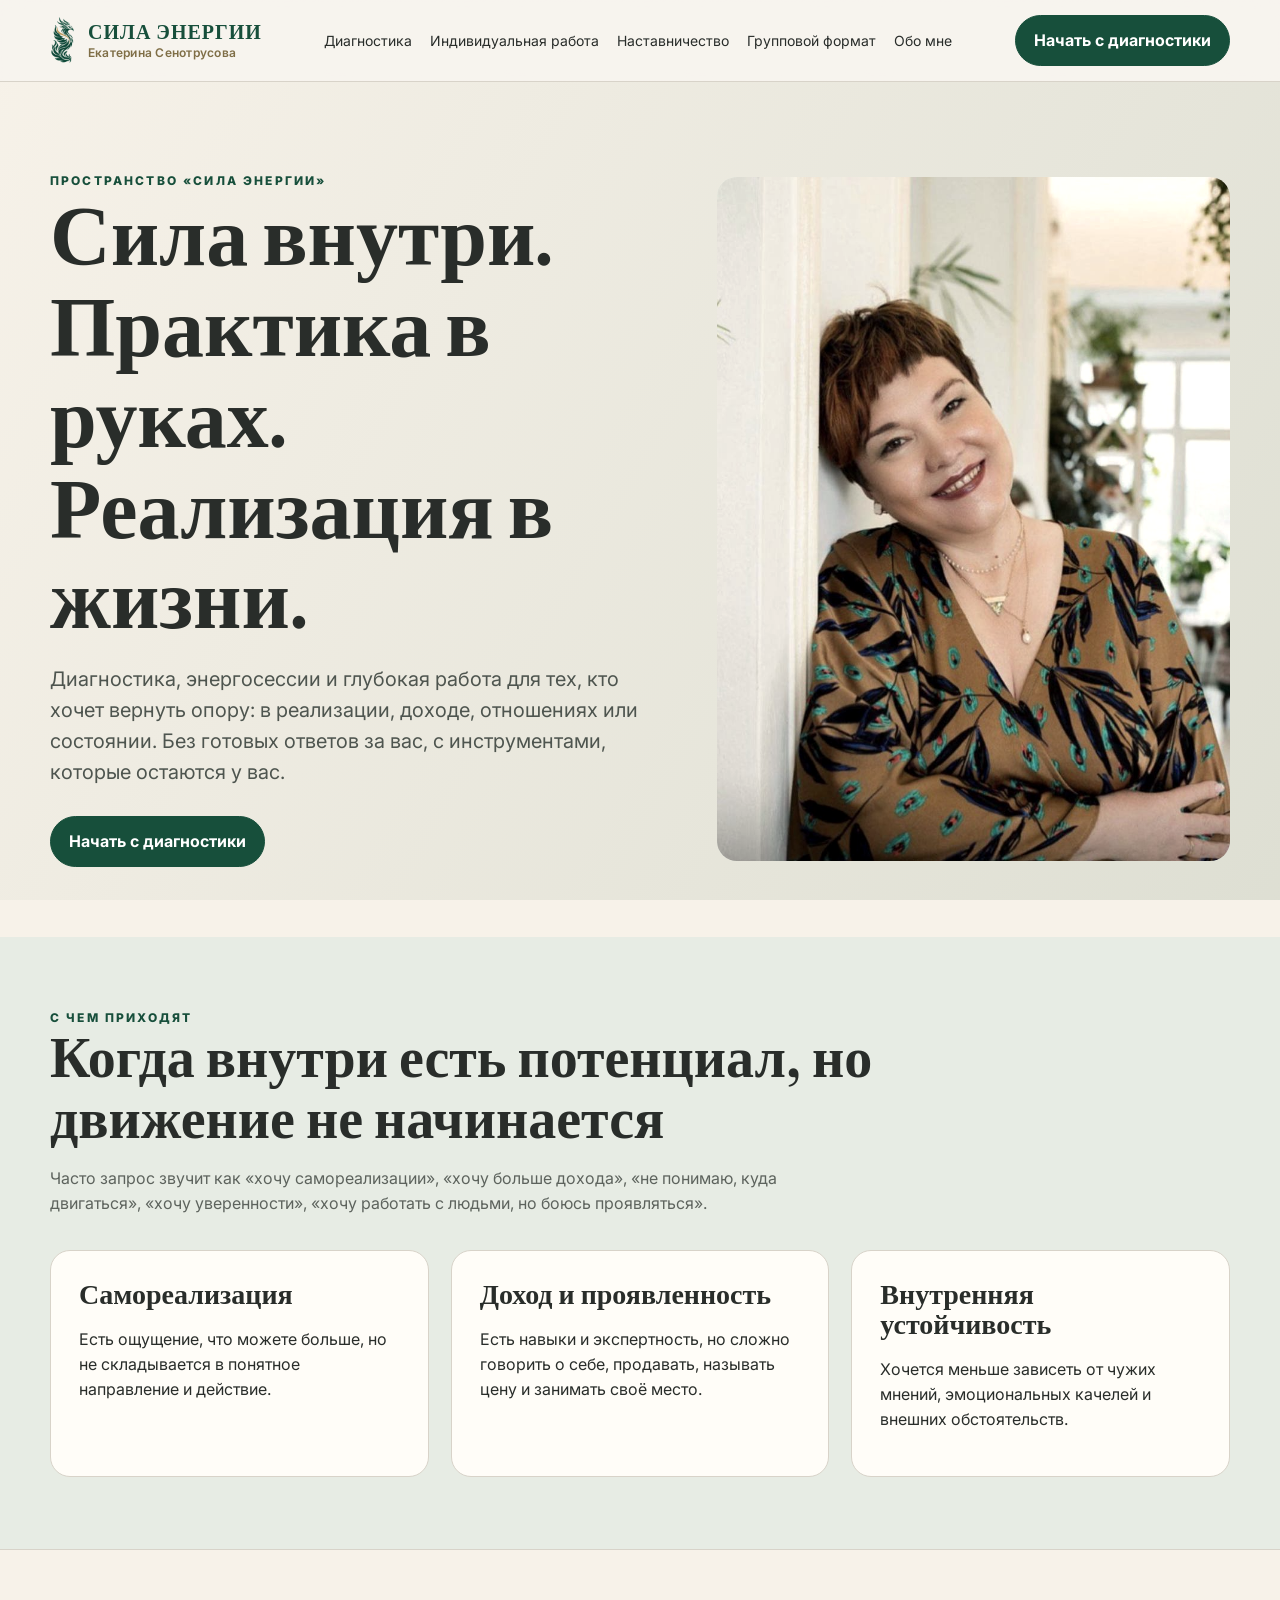
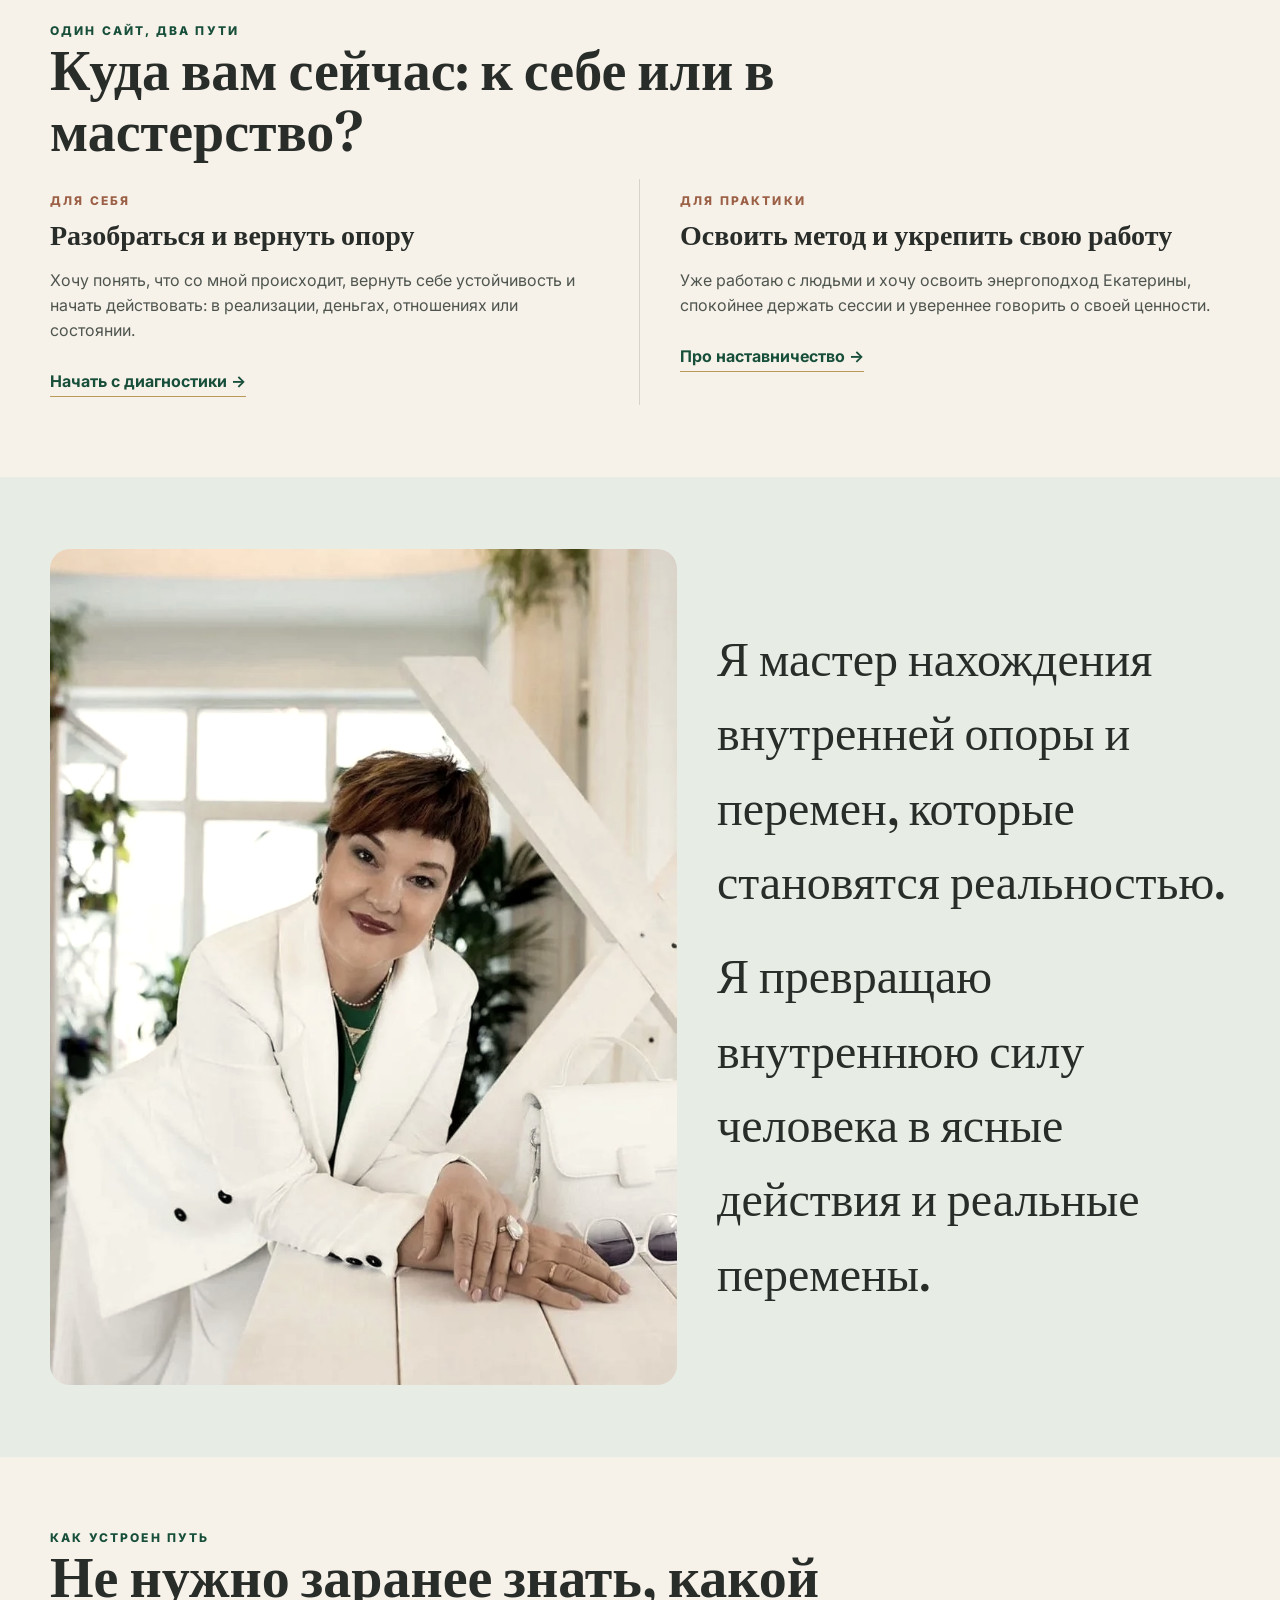
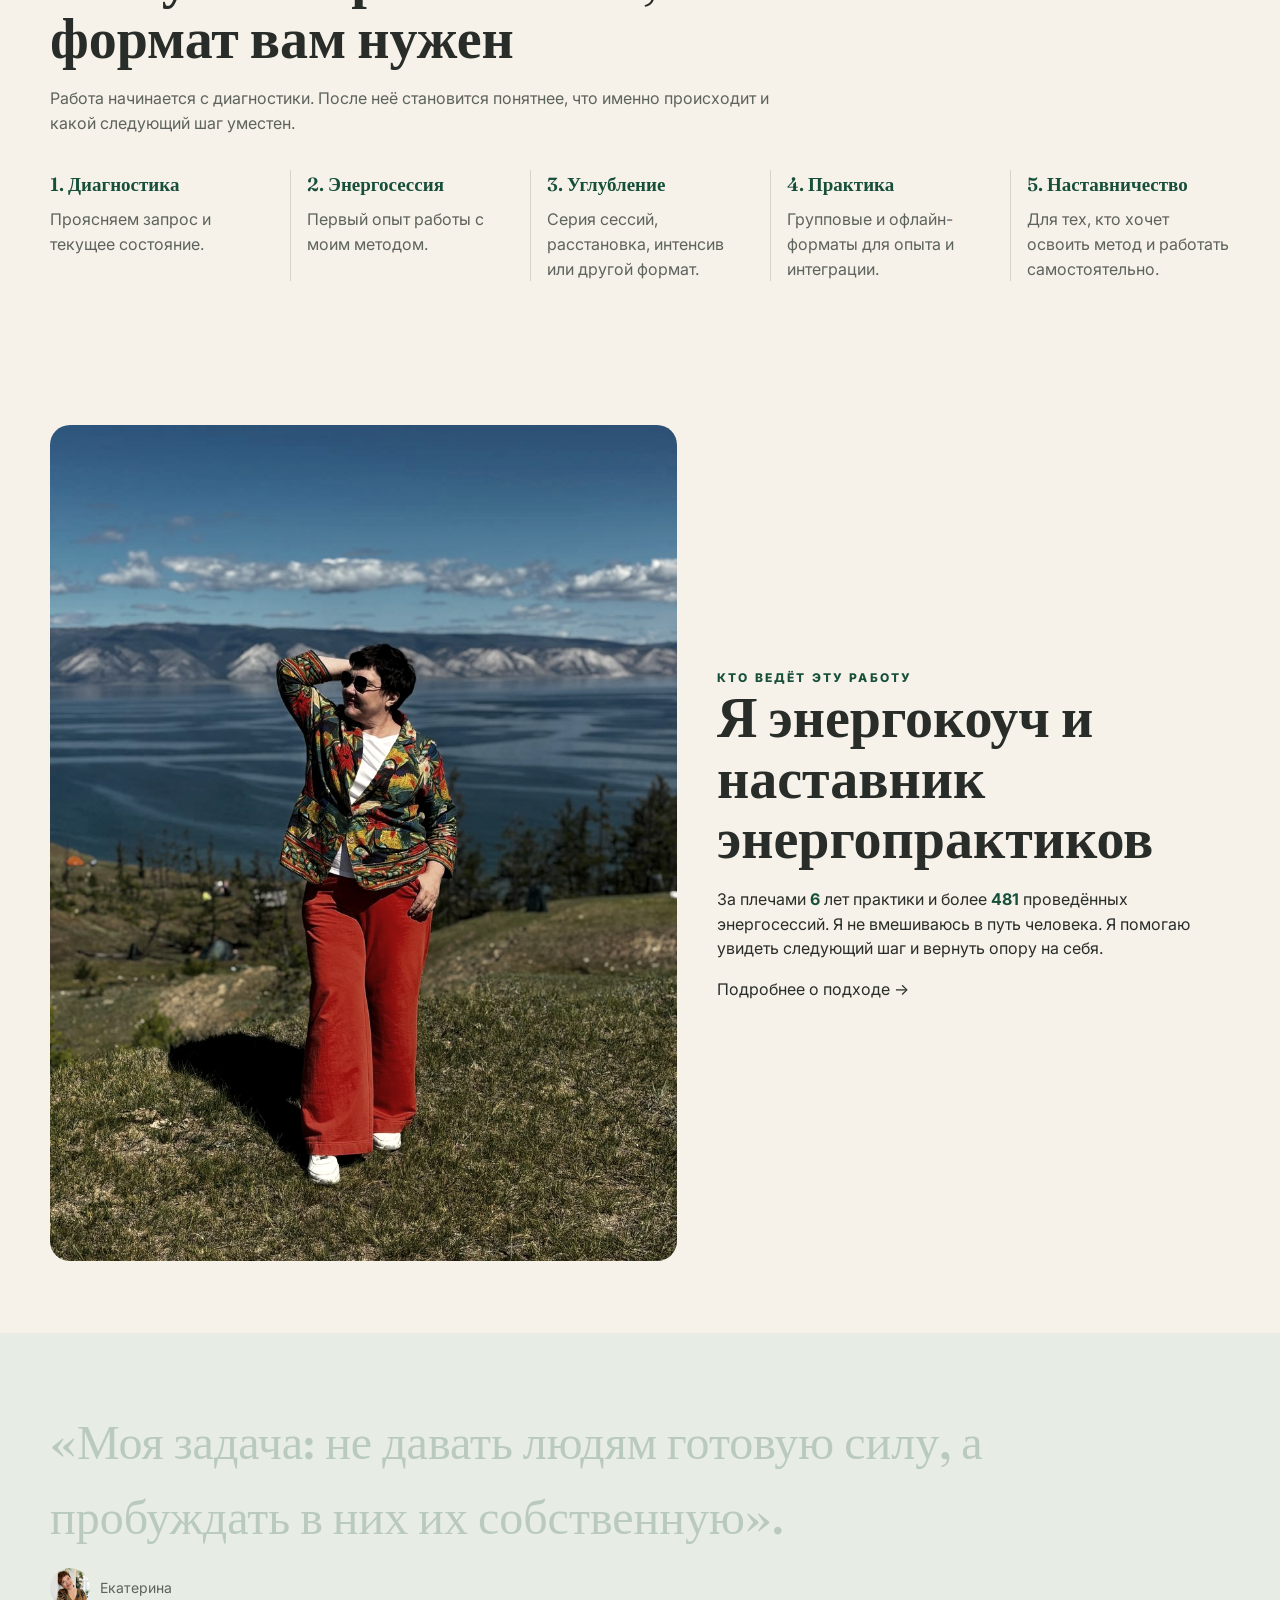
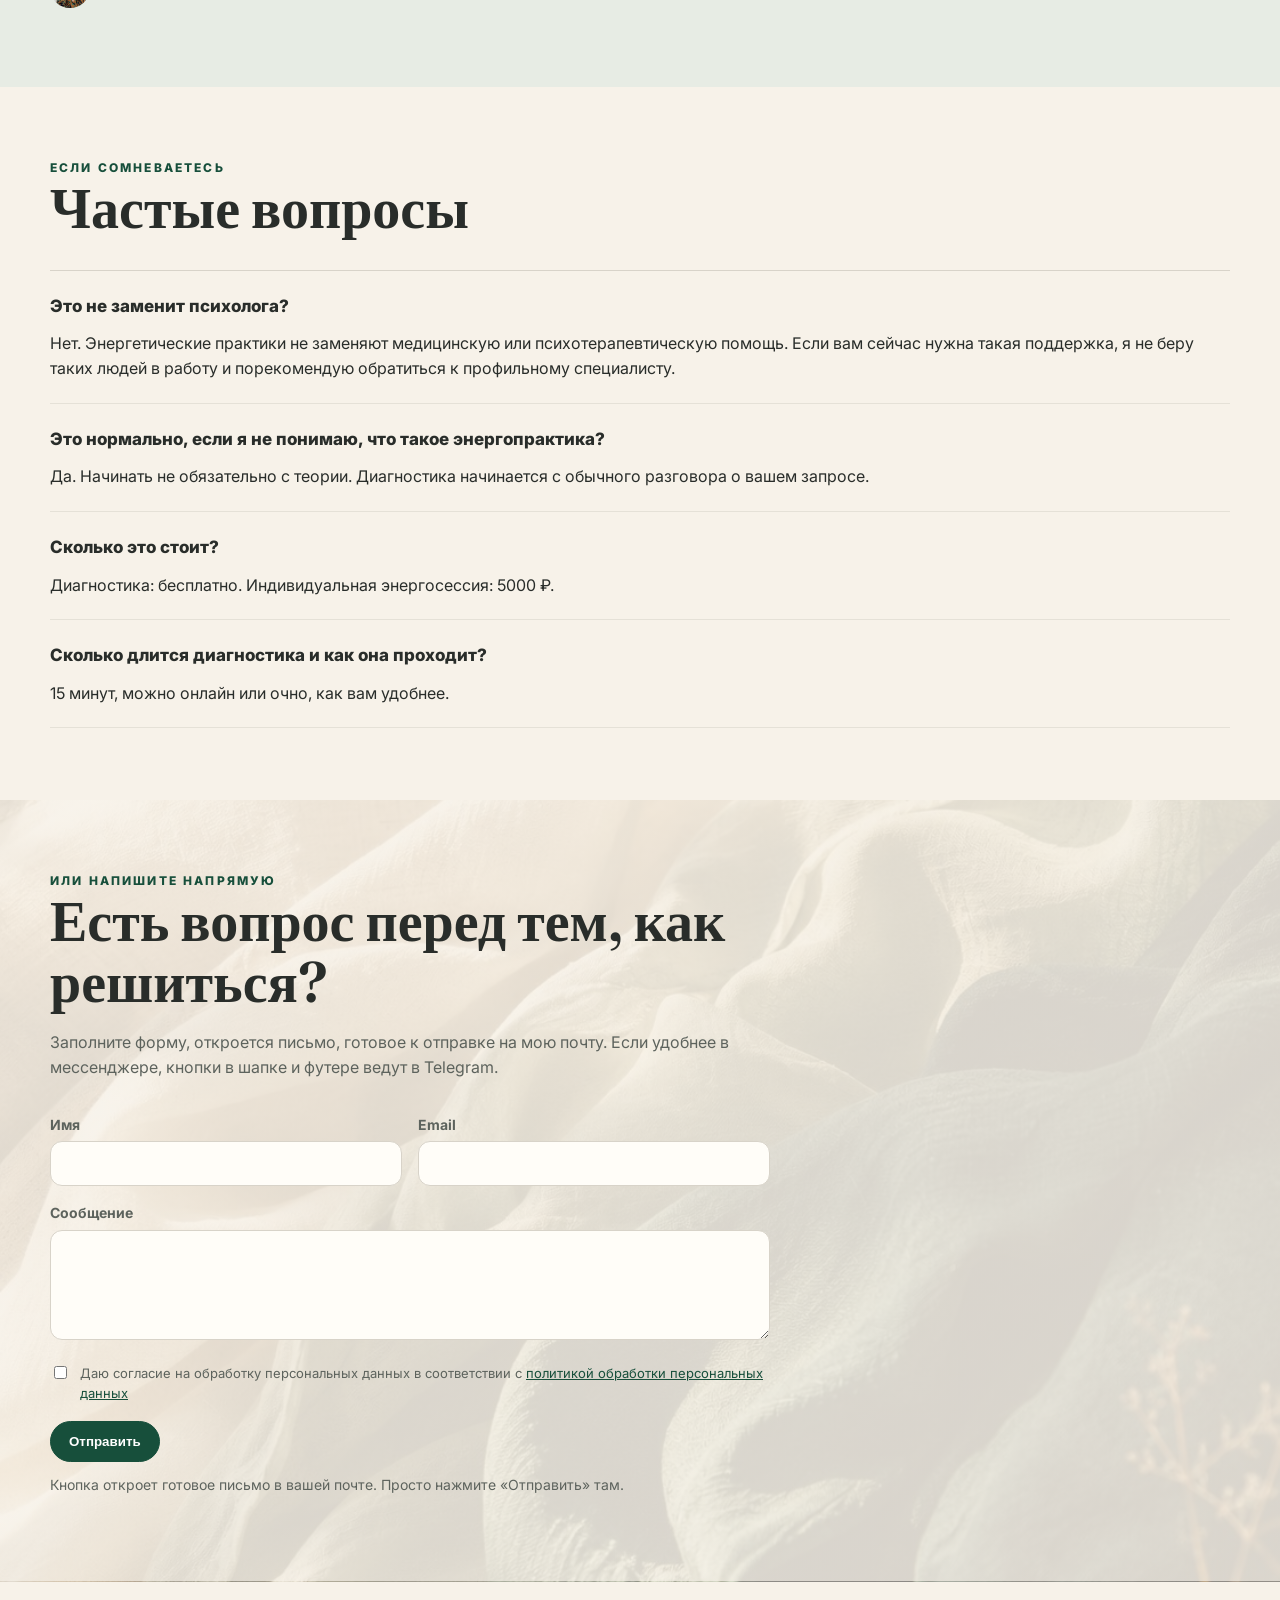
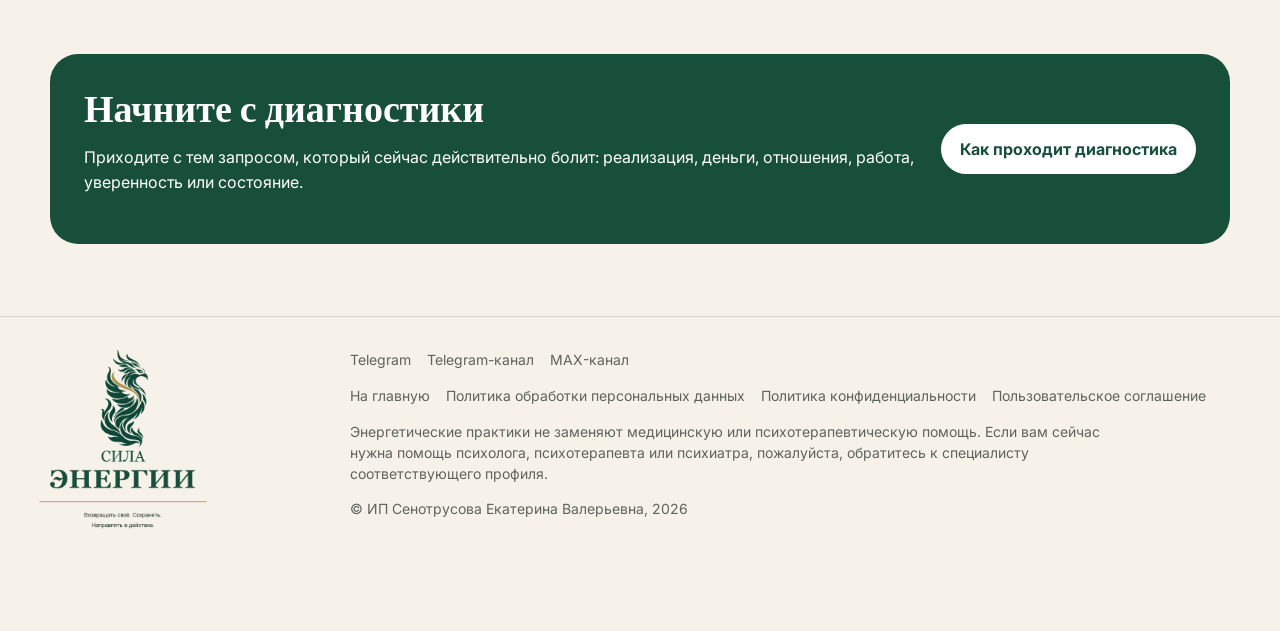
<file: index.html>
<!doctype html>
<html lang="ru">
<head>
<meta charset="utf-8">
<meta name="viewport" content="width=device-width,initial-scale=1">
<link rel="icon" type="image/png" href="images/sila-energii-phoenix-mark-144.png">
<link rel="apple-touch-icon" href="apple-touch-icon.png">
<title>Екатерина Сенотрусова — энергокоуч и наставник практиков</title>
<meta name="description" content="Энергокоуч Екатерина Сенотрусова: бесплатная диагностика, индивидуальные энергосессии и наставничество для энергопрактиков. 6 лет практики, 500+ сессий.">
<meta name="robots" content="index,follow">
<link rel="canonical" href="https://ekatsin.ru/index.html">
<meta property="og:type" content="website">
<meta property="og:locale" content="ru_RU">
<meta property="og:site_name" content="Екатерина Сенотрусова">
<meta property="og:title" content="Екатерина Сенотрусова — энергокоуч и наставник практиков">
<meta property="og:description" content="Диагностика, энергосессии и наставничество для энергопрактиков. Начните с бесплатной 15-минутной диагностики.">
<meta property="og:url" content="https://ekatsin.ru/index.html">
<meta property="og:image" content="https://ekatsin.ru/images/ekaterina-portrait.jpg">
<meta name="twitter:card" content="summary_large_image">
<meta name="twitter:title" content="Екатерина Сенотрусова — энергокоуч и наставник практиков">
<meta name="twitter:description" content="Диагностика, энергосессии и наставничество для энергопрактиков.">
<meta name="twitter:image" content="https://ekatsin.ru/images/ekaterina-portrait.jpg">
<link rel="preconnect" href="https://fonts.googleapis.com">
<link rel="preconnect" href="https://fonts.gstatic.com" crossorigin>
<link href="https://fonts.googleapis.com/css2?family=Fraunces:opsz,wght@9..144,500;9..144,600&family=Inter:wght@400;600;700;800&display=swap" rel="stylesheet">
<link rel="stylesheet" href="styles.css">
<script type="application/ld+json">
{
  "@context": "https://schema.org",
  "@type": "ProfessionalService",
  "name": "Екатерина Сенотрусова — энергокоуч",
  "url": "https://ekatsin.ru/index.html",
  "image": "https://ekatsin.ru/images/ekaterina-portrait.jpg",
  "priceRange": "5000–300000 ₽",
  "areaServed": "RU",
  "address": {
    "@type": "PostalAddress",
    "addressLocality": "Чита",
    "addressRegion": "Забайкальский край",
    "addressCountry": "RU"
  },
  "sameAs": [
    "https://t.me/ekaterinasenotrusova",
    "https://t.me/Ekaterina_Senotrusova"
  ],
  "founder": {
    "@type": "Person",
    "name": "Екатерина Валерьевна Сенотрусова",
    "jobTitle": "Энергокоуч, наставник энергопрактиков",
    "url": "https://ekatsin.ru/about.html",
    "image": "https://ekatsin.ru/images/ekaterina-portrait.jpg",
    "sameAs": [
      "https://t.me/ekaterinasenotrusova",
      "https://t.me/Ekaterina_Senotrusova"
    ]
  }
}
</script>
<script type="application/ld+json">
{
  "@context": "https://schema.org",
  "@type": "FAQPage",
  "mainEntity": [
    {
      "@type": "Question",
      "name": "Это не заменит психолога?",
      "acceptedAnswer": { "@type": "Answer", "text": "Нет. Энергетические практики не заменяют медицинскую или психотерапевтическую помощь. Если вам сейчас нужна такая поддержка, я не беру таких людей в работу и порекомендую обратиться к профильному специалисту." }
    },
    {
      "@type": "Question",
      "name": "Это нормально, если я не понимаю, что такое энергопрактика?",
      "acceptedAnswer": { "@type": "Answer", "text": "Да. Начинать не обязательно с теории. Диагностика начинается с обычного разговора о вашем запросе." }
    },
    {
      "@type": "Question",
      "name": "Сколько это стоит?",
      "acceptedAnswer": { "@type": "Answer", "text": "Диагностика: бесплатно. Индивидуальная энергосессия: 5000 ₽." }
    },
    {
      "@type": "Question",
      "name": "Сколько длится диагностика и как она проходит?",
      "acceptedAnswer": { "@type": "Answer", "text": "15 минут, можно онлайн или очно, как вам удобнее." }
    }
  ]
}
</script>
</head>
<body>

<header>
  <div class="wrap nav">
    <a class="brand" href="index.html" aria-label="Сила энергии — на главную">
      <img class="brand-mark" src="images/sila-energii-phoenix-mark-144.png" width="48" height="48" alt="">
      <span class="brand-text"><span class="brand-name">СИЛА ЭНЕРГИИ</span><span class="brand-person">Екатерина Сенотрусова</span></span>
    </a>
    <button class="burger" type="button" aria-expanded="false" aria-label="Открыть меню">☰</button>
    <nav>
      <a href="diagnostika.html">Диагностика</a>
      <a href="individual.html">Индивидуальная работа</a>
      <a href="practitioner.html">Наставничество</a>
      <a href="events.html">Групповой формат</a>
      <a href="about.html">Обо мне</a>
    </nav>
    <a class="btn" href="https://t.me/ekaterinasenotrusova" target="_blank" rel="noopener" data-cta="contact">Начать с диагностики</a>
  </div>
</header>


<main>
<section class="hero no-reveal">
  <div class="wrap hero-split">
    <div>
      <div class="eyebrow">ПРОСТРАНСТВО «СИЛА ЭНЕРГИИ»</div>
      <h1>Сила внутри. Практика в руках. Реализация в жизни.</h1>
      <p class="lead">Диагностика, энергосессии и глубокая работа для тех, кто хочет вернуть опору: в реализации, доходе, отношениях или состоянии. Без готовых ответов за вас, с инструментами, которые остаются у вас.</p>
      <div class="hero-actions">
        <a class="btn magnetic" href="https://t.me/ekaterinasenotrusova" target="_blank" rel="noopener" data-cta="contact">Начать с диагностики</a>
      </div>
    </div>
    <div class="portrait-large"><img src="images/ekaterina-portrait.jpg" alt="Екатерина, энергокоуч"></div>
  </div>
</section>

<section class="section soft no-reveal">
  <div class="wrap">
    <div class="eyebrow">С чем приходят</div>
    <h2>Когда внутри есть потенциал, но движение не начинается</h2>
    <p class="kicker">Часто запрос звучит как «хочу самореализации», «хочу больше дохода», «не понимаю, куда двигаться», «хочу уверенности», «хочу работать с людьми, но боюсь проявляться».</p>
    <div class="grid grid-3">
      <div class="card"><h3>Самореализация</h3><p>Есть ощущение, что можете больше, но не складывается в понятное направление и действие.</p></div>
      <div class="card"><h3>Доход и проявленность</h3><p>Есть навыки и экспертность, но сложно говорить о себе, продавать, называть цену и занимать своё место.</p></div>
      <div class="card"><h3>Внутренняя устойчивость</h3><p>Хочется меньше зависеть от чужих мнений, эмоциональных качелей и внешних обстоятельств.</p></div>
    </div>
  </div>
</section>

<section class="section divide">
  <div class="wrap">
    <div class="eyebrow">Один сайт, два пути</div>
    <h2>Куда вам сейчас: к себе или в мастерство?</h2>
    <div class="split">
      <div class="split-col">
        <span class="tag">Для себя</span>
        <h3>Разобраться и вернуть опору</h3>
        <p>Хочу понять, что со мной происходит, вернуть себе устойчивость и начать действовать: в реализации, деньгах, отношениях или состоянии.</p>
        <a class="go" href="diagnostika.html">Начать с диагностики →</a>
      </div>
      <div class="split-col">
        <span class="tag">Для практики</span>
        <h3>Освоить метод и укрепить свою работу</h3>
        <p>Уже работаю с людьми и хочу освоить энергоподход Екатерины, спокойнее держать сессии и увереннее говорить о своей ценности.</p>
        <a class="go" href="practitioner.html">Про наставничество →</a>
      </div>
    </div>
  </div>
</section>

<section class="section soft"><div class="wrap hero-split">
<div class="portrait-large"><img src="images/ekaterina-white-suit.webp" alt="Екатерина"></div>
<div>
<p class="quote">Я мастер нахождения внутренней опоры и перемен, которые становятся реальностью.</p>
<p class="quote">Я превращаю внутреннюю силу человека в ясные действия и реальные перемены.</p>
</div>
</div></section>

<section class="section no-reveal">
  <div class="wrap">
    <div class="eyebrow">Как устроен путь</div>
    <h2>Не нужно заранее знать, какой формат вам нужен</h2>
    <p class="kicker">Работа начинается с диагностики. После неё становится понятнее, что именно происходит и какой следующий шаг уместен.</p>
    <div class="route">
      <div><b>1. Диагностика</b><span>Проясняем запрос и текущее состояние.</span></div>
      <div><b>2. Энергосессия</b><span>Первый опыт работы с моим методом.</span></div>
      <div><b>3. Углубление</b><span>Серия сессий, расстановка, интенсив или другой формат.</span></div>
      <div><b>4. Практика</b><span>Групповые и офлайн-форматы для опыта и интеграции.</span></div>
      <div><b>5. Наставничество</b><span>Для тех, кто хочет освоить метод и работать самостоятельно.</span></div>
    </div>
  </div>
</section>

<section class="section">
  <div class="wrap hero-split">
    <div class="portrait-large"><img src="images/ekaterina-baikal.jpg" alt="Екатерина"></div>
    <div>
      <div class="eyebrow">Кто ведёт эту работу</div>
      <h2>Я энергокоуч и наставник энергопрактиков</h2>
      <p>За плечами <span class="counter" data-target="6">6</span> лет практики и более <span class="counter" data-target="500">500</span> проведённых энергосессий. Я не вмешиваюсь в путь человека. Я помогаю увидеть следующий шаг и вернуть опору на себя.</p>
      <p><a class="go" href="about.html">Подробнее о подходе →</a></p>
    </div>
  </div>
</section>

<section class="section soft">
  <div class="wrap">
    <p class="quote quote-reveal">«Моя задача: не давать людям готовую силу, а пробуждать в них их собственную».</p>
    <div class="portrait-signature"><img src="images/ekaterina-portrait.jpg" alt=""> Екатерина</div>
  </div>
</section>

<section class="section">
  <div class="wrap">
    <div class="eyebrow">Если сомневаетесь</div>
    <h2>Частые вопросы</h2>
    <div class="faq">
      <div class="faq-item"><b>Это не заменит психолога?</b>Нет. Энергетические практики не заменяют медицинскую или психотерапевтическую помощь. Если вам сейчас нужна такая поддержка, я не беру таких людей в работу и порекомендую обратиться к профильному специалисту.</div>
      <div class="faq-item"><b>Это нормально, если я не понимаю, что такое энергопрактика?</b>Да. Начинать не обязательно с теории. Диагностика начинается с обычного разговора о вашем запросе.</div>
      <div class="faq-item"><b>Сколько это стоит?</b>Диагностика: бесплатно. Индивидуальная энергосессия: 5000 ₽.</div>
      <div class="faq-item"><b>Сколько длится диагностика и как она проходит?</b>15 минут, можно онлайн или очно, как вам удобнее.</div>
    </div>
  </div>
</section>

<section class="section soft textured">
  <div class="wrap">
    <div class="eyebrow">Или напишите напрямую</div>
    <h2>Есть вопрос перед тем, как решиться?</h2>
    <p class="kicker">Заполните форму, откроется письмо, готовое к отправке на мою почту. Если удобнее в мессенджере, кнопки в шапке и футере ведут в Telegram.</p>

    <form class="contact-form">
      <div class="field field-row">
        <div>
          <label for="cf-name">Имя</label>
          <input id="cf-name" name="name" type="text" required>
        </div>
        <div>
          <label for="cf-email">Email</label>
          <input id="cf-email" name="email" type="email" required>
        </div>
      </div>
      <div class="field">
        <label for="cf-message">Сообщение</label>
        <textarea id="cf-message" name="message" required></textarea>
      </div>
      <div class="field-consent">
        <input id="cf-consent" name="consent" type="checkbox" required>
        <label for="cf-consent">Даю согласие на обработку персональных данных в соответствии с <a href="privacy-policy.html">политикой обработки персональных данных</a></label>
      </div>
      <button class="btn magnetic" type="submit">Отправить</button>
      <p class="form-note">Кнопка откроет готовое письмо в вашей почте. Просто нажмите «Отправить» там.</p>
    </form>

    <div class="form-success">
      <div class="checkmark">✓</div>
      <h3>Спасибо, <span class="success-name"></span>!</h3>
      <p>Сейчас откроется ваша почта с уже готовым письмом. Останется нажать «Отправить» в почтовом приложении.</p>
    </div>
  </div>
</section>

<section class="section">
  <div class="wrap">
    <div class="cta">
      <div><h2>Начните с диагностики</h2><p>Приходите с тем запросом, который сейчас действительно болит: реализация, деньги, отношения, работа, уверенность или состояние.</p></div>
      <a class="btn magnetic" href="diagnostika.html">Как проходит диагностика</a>
    </div>
  </div>
</section>
</main>

<footer>
  <div class="wrap foot-grid">
    <img class="foot-logo" src="images/sila-energii-logo-square-transparent.png" width="260" height="260" loading="lazy" decoding="async" alt="Сила энергии — энергокоучинг и наставничество Екатерины Сенотрусовой">
    <div class="foot-main">
    <div class="foot-links">
      <a href="https://t.me/ekaterinasenotrusova" target="_blank" rel="noopener">Telegram</a>
      <a href="https://t.me/Ekaterina_Senotrusova" target="_blank" rel="noopener">Telegram-канал</a>
      <a href="https://max.ru/join/tO2815cbAxQLdT1Bpkj2HiOghmmXN9vri4jWcZj6SG8" target="_blank" rel="noopener">MAX-канал</a>
    </div>
    <div class="foot-links">
      <a href="index.html">На главную</a>
      <a href="privacy-policy.html">Политика обработки персональных данных</a>
      <a href="confidentiality-policy.html">Политика конфиденциальности</a>
      <a href="user-agreement.html">Пользовательское соглашение</a>
    </div>
    <p class="disclaimer">Энергетические практики не заменяют медицинскую или психотерапевтическую помощь. Если вам сейчас нужна помощь психолога, психотерапевта или психиатра, пожалуйста, обратитесь к специалисту соответствующего профиля.</p>
    © ИП Сенотрусова Екатерина Валерьевна, 2026
    </div>
  </div>
</footer>

<button class="to-top" type="button" aria-label="Наверх">↑</button>

<script src="interactions.js"></script>

</body>
</html>
</file>
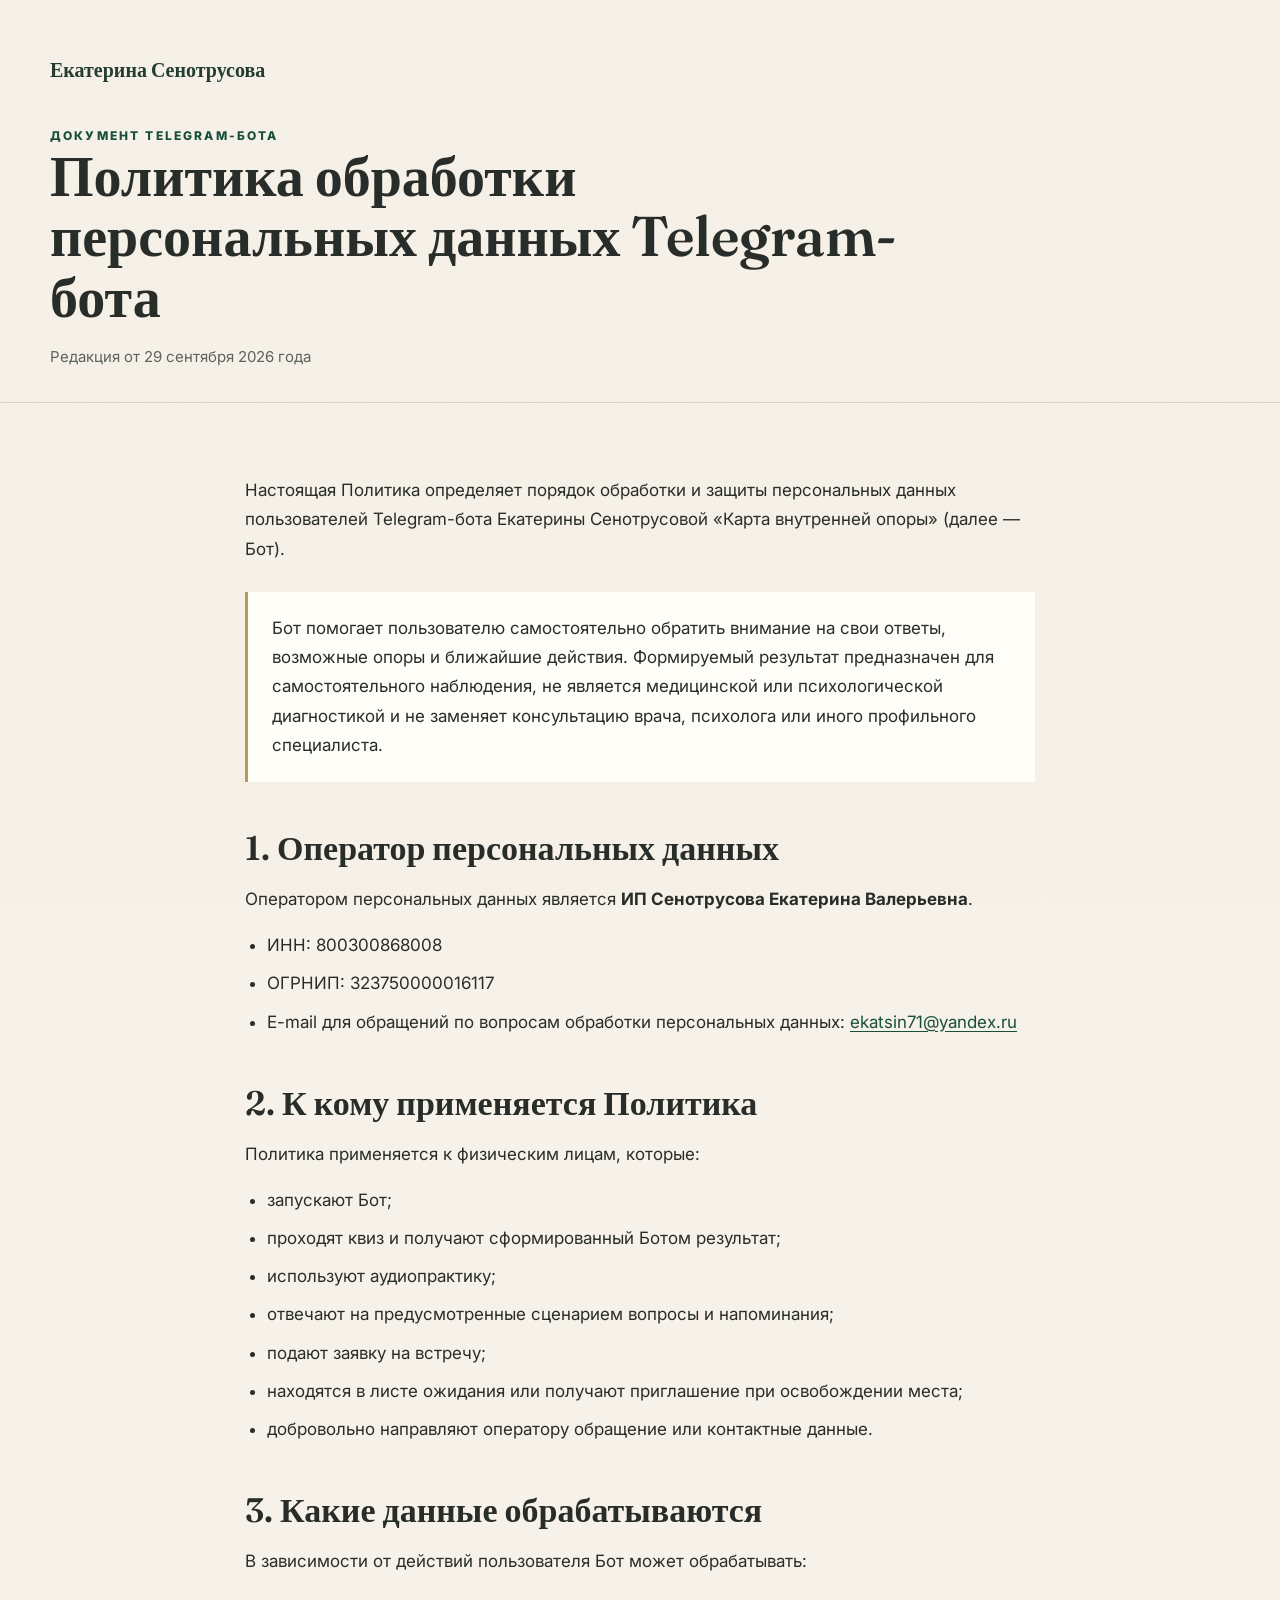
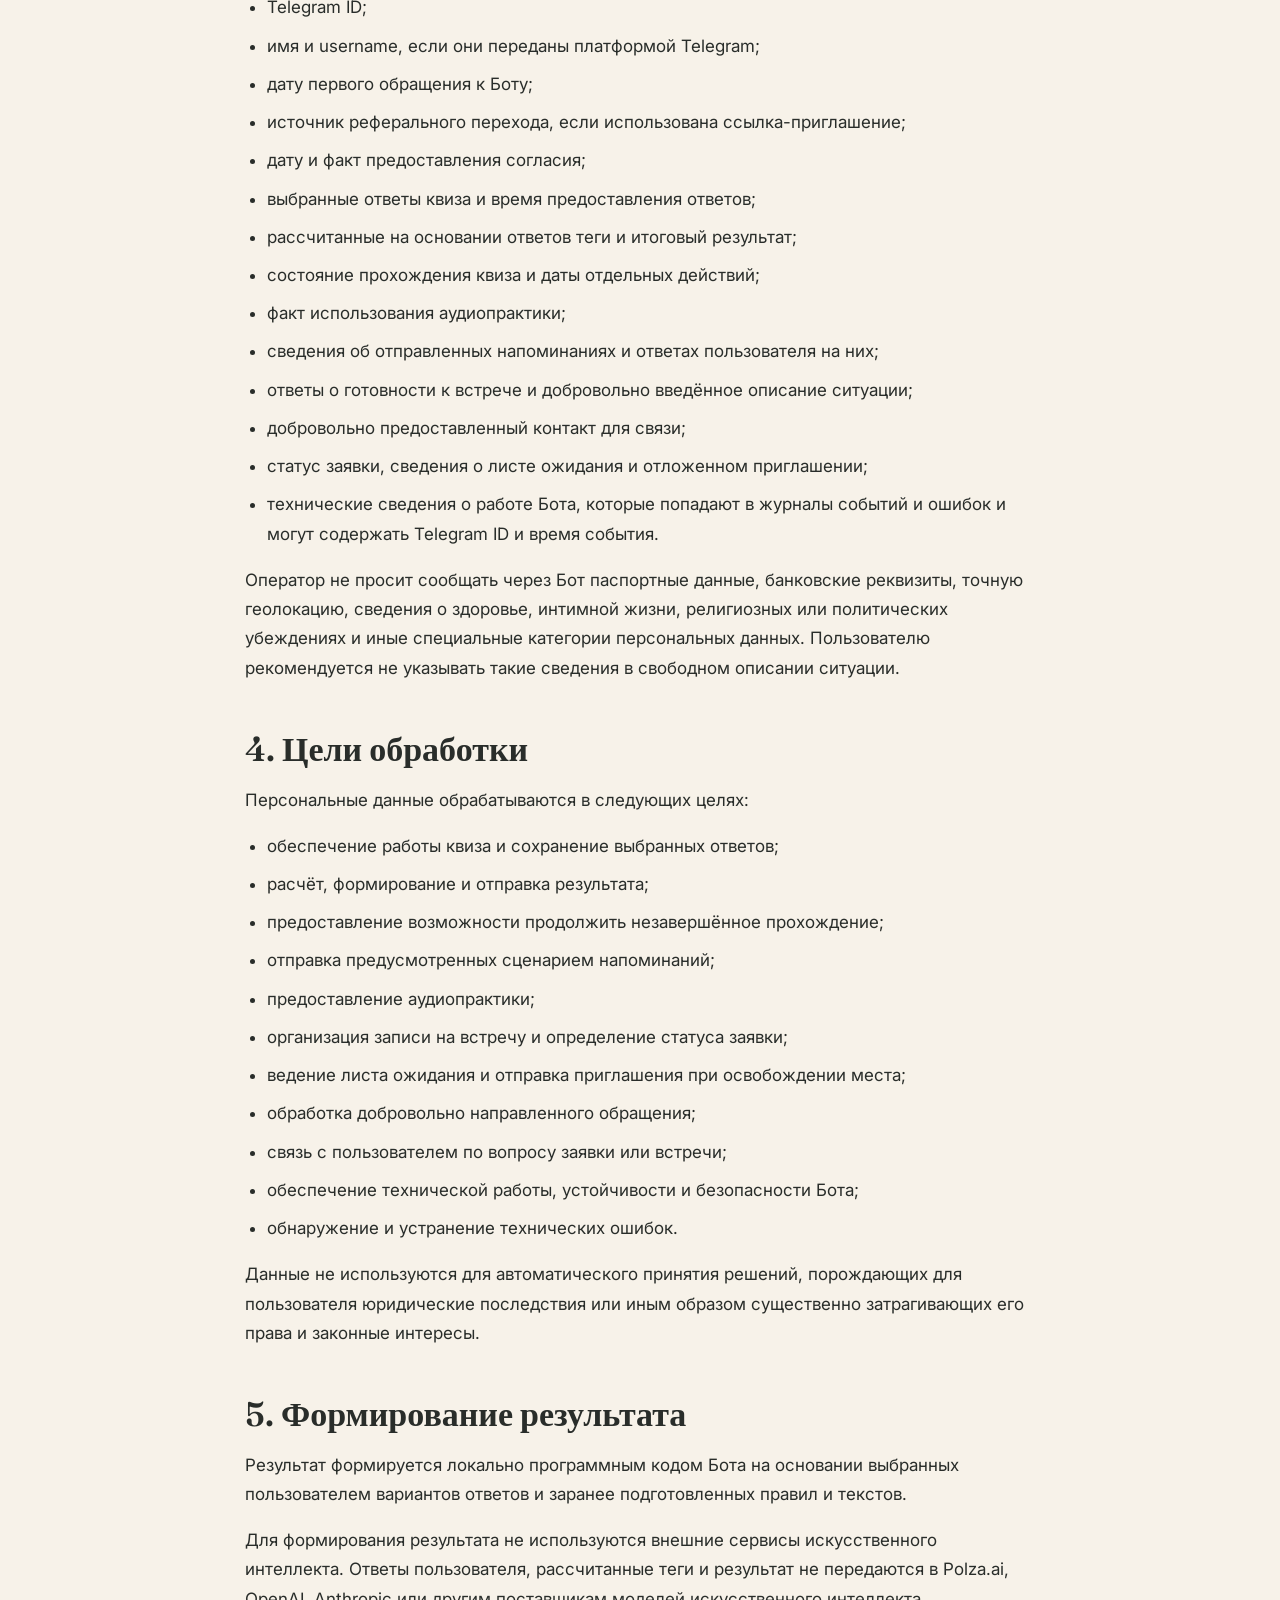
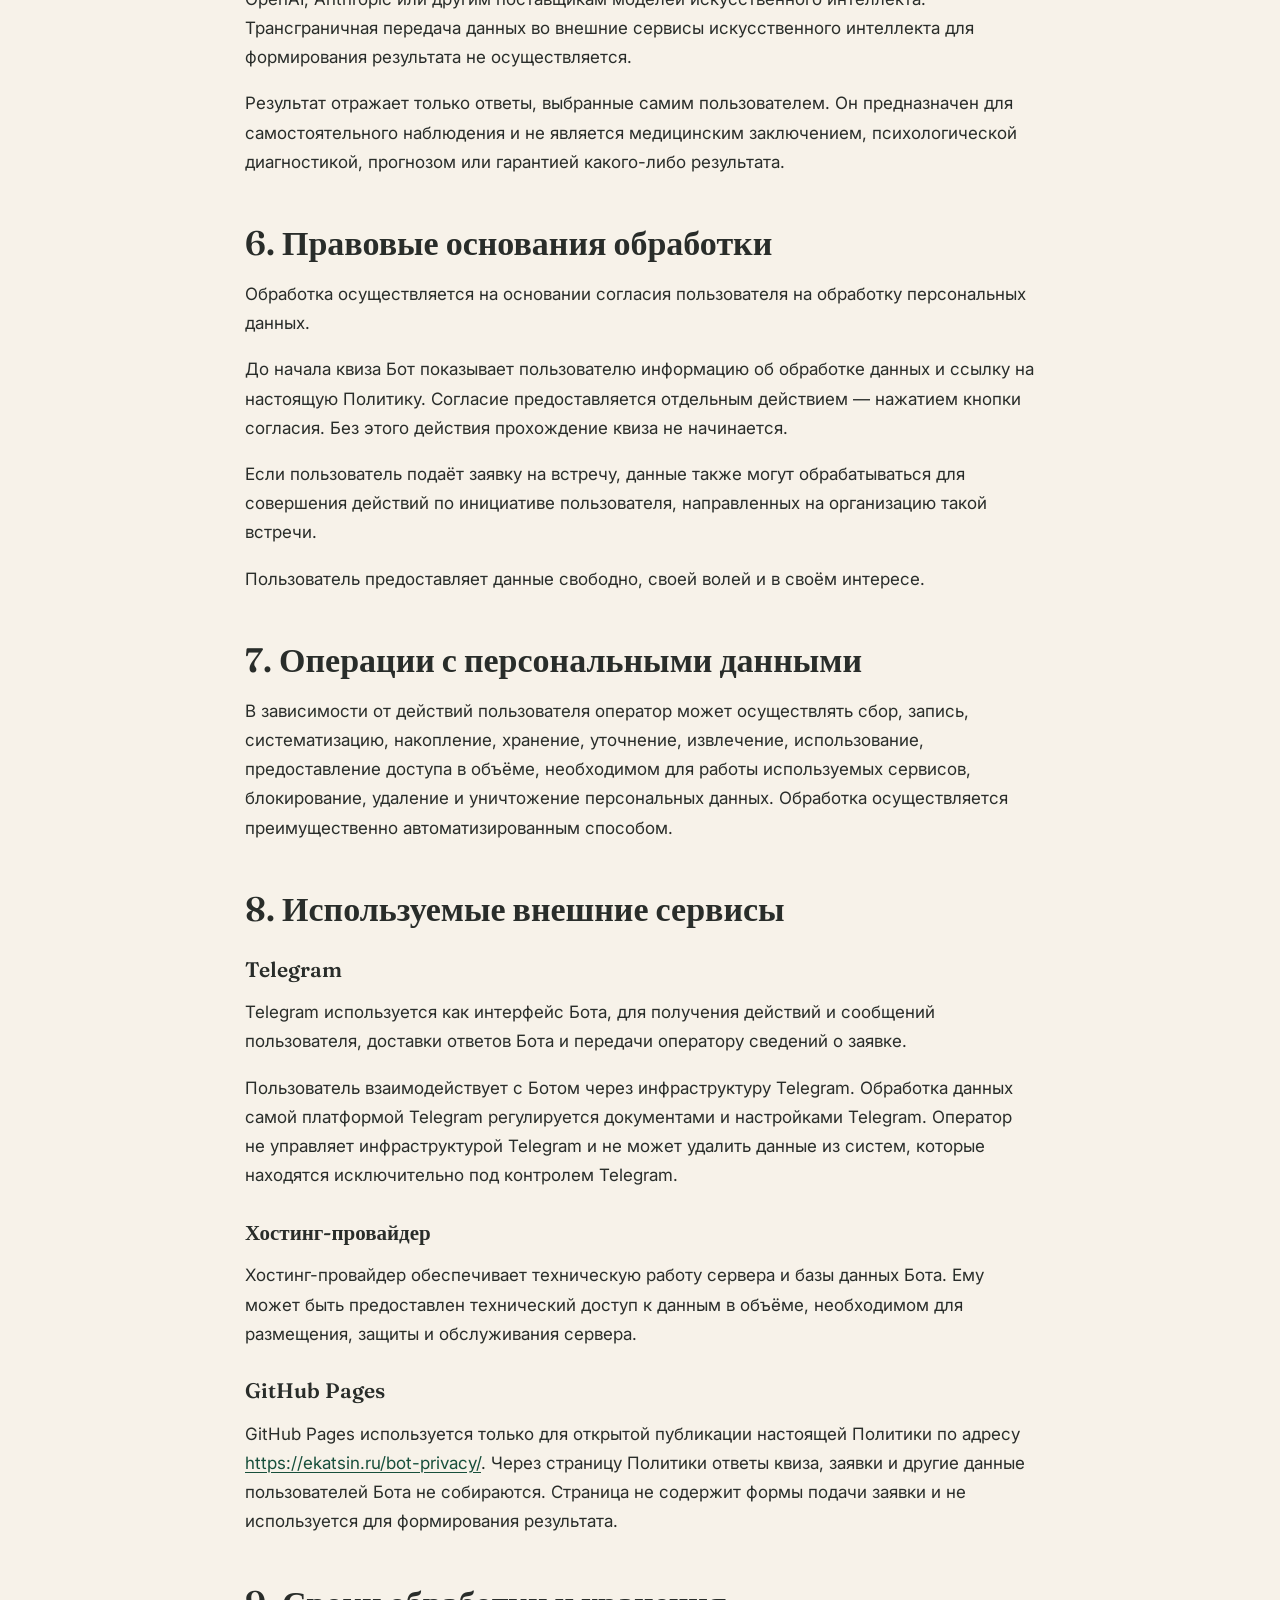
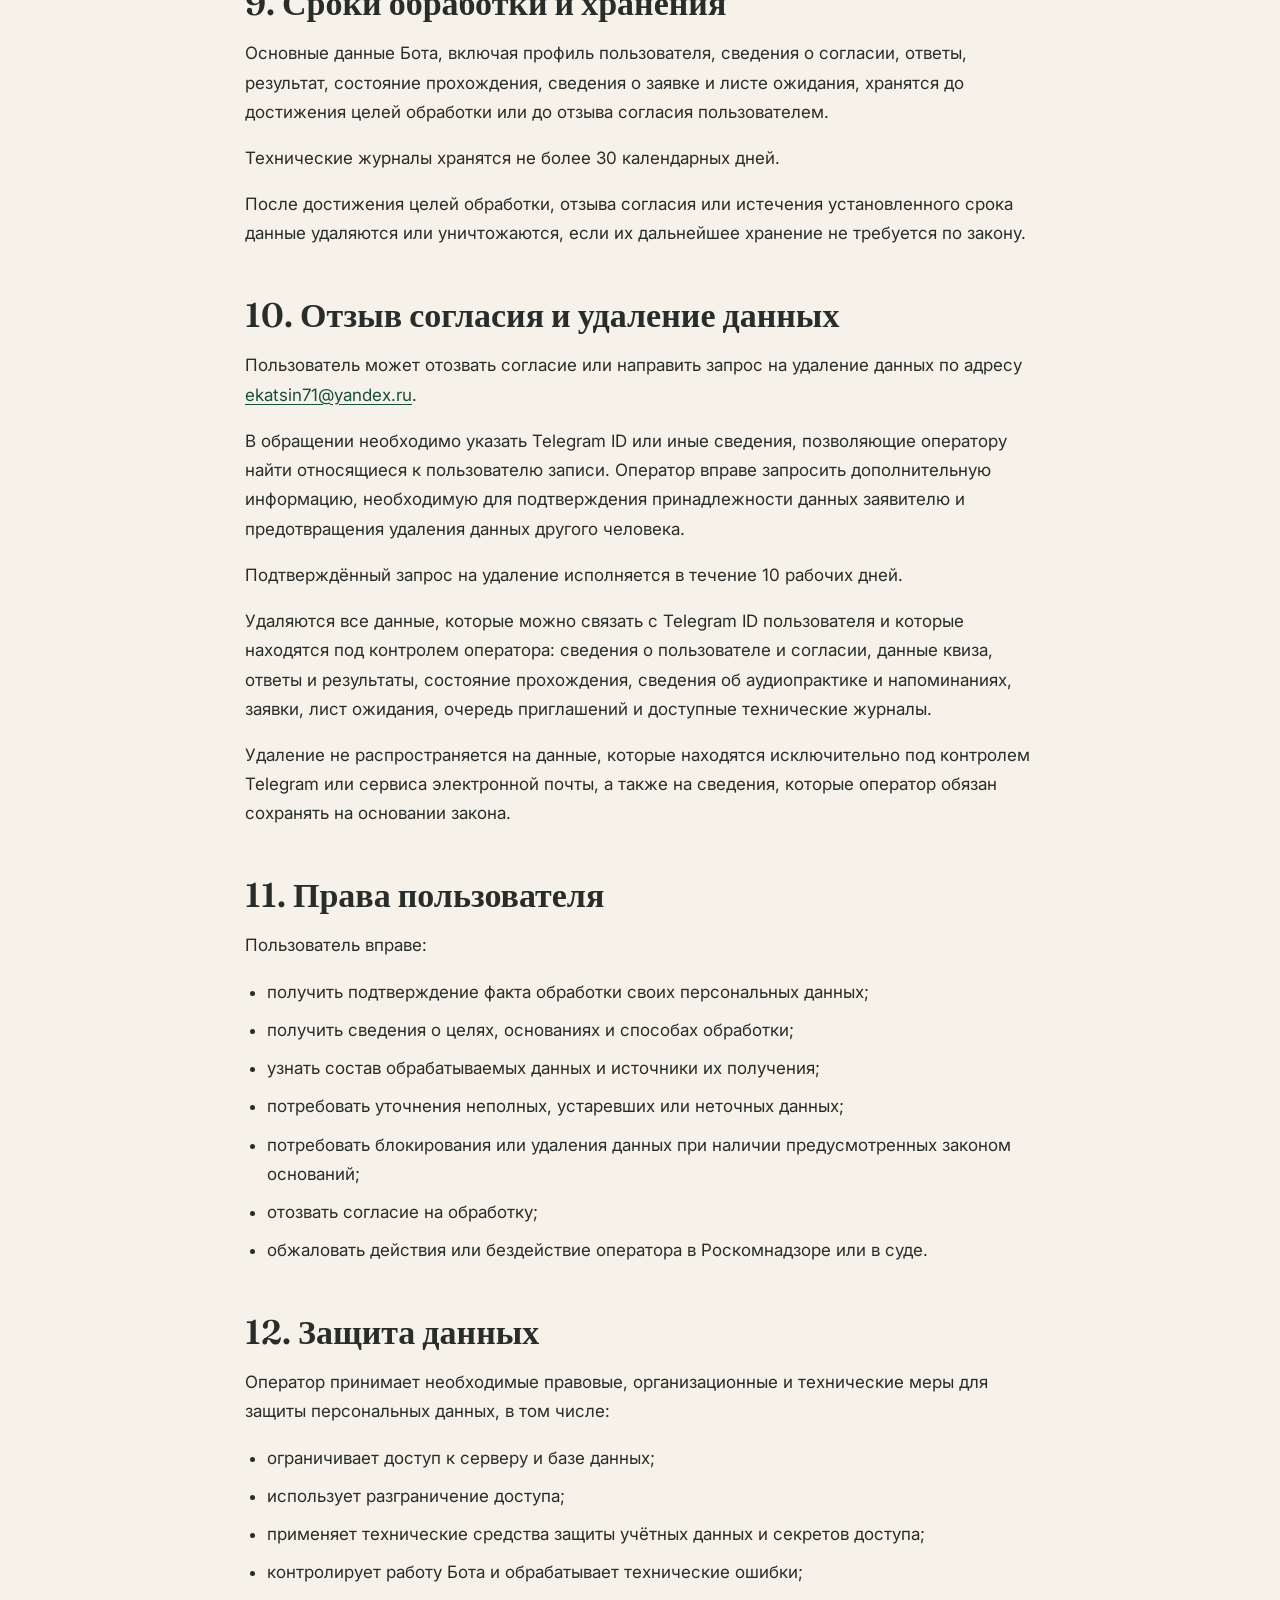
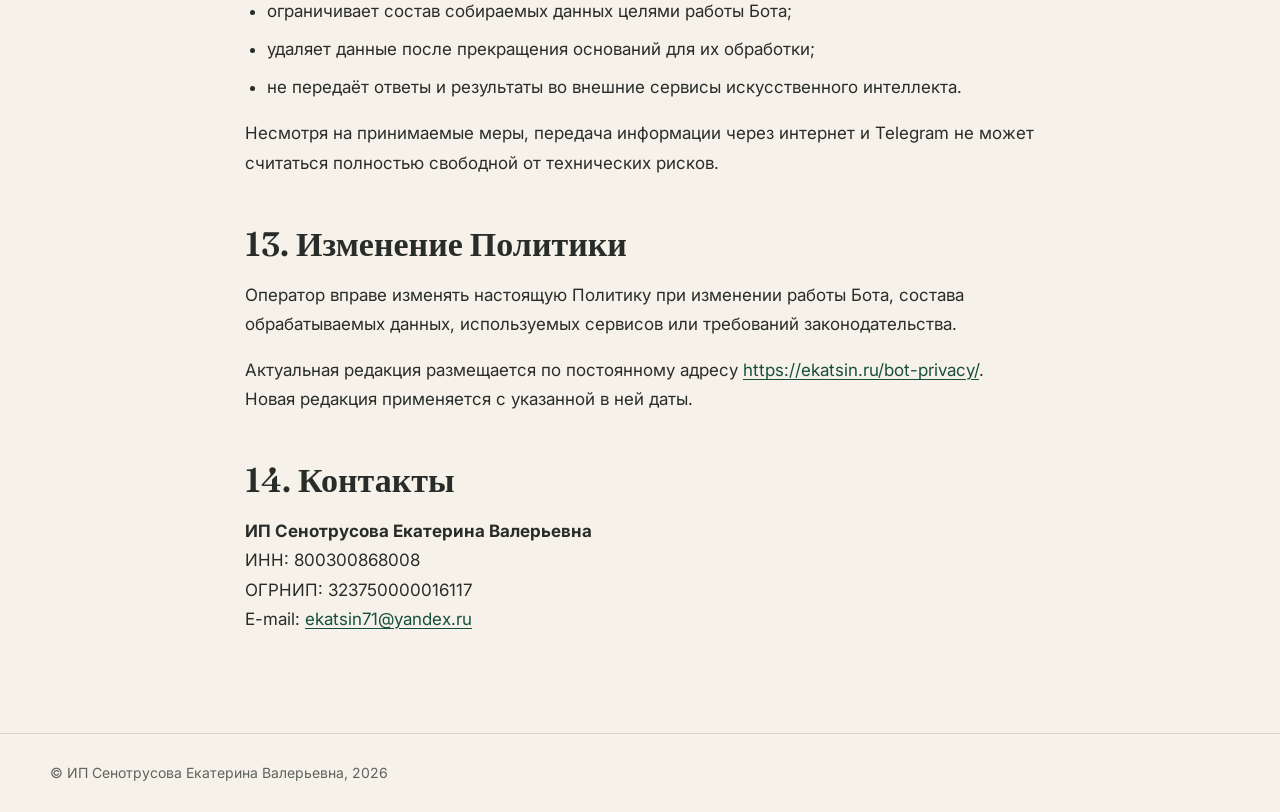
<file: bot-privacy/index.html>
<!doctype html>
<html lang="ru">
<head>
<meta charset="utf-8">
<meta name="viewport" content="width=device-width,initial-scale=1">
<link rel="icon" type="image/png" href="../images/sila-energii-phoenix-mark-144.png">
<link rel="apple-touch-icon" href="../apple-touch-icon.png">
<title>Политика обработки персональных данных Telegram-бота</title>
<meta name="description" content="Политика обработки персональных данных Telegram-бота Екатерины Сенотрусовой «Карта внутренней опоры».">
<meta name="robots" content="noindex,nofollow">
<link rel="canonical" href="https://ekatsin.ru/bot-privacy/">
<link rel="preconnect" href="https://fonts.googleapis.com">
<link rel="preconnect" href="https://fonts.gstatic.com" crossorigin>
<link href="https://fonts.googleapis.com/css2?family=Fraunces:opsz,wght@9..144,500;9..144,600&family=Inter:wght@400;600;700;800&display=swap" rel="stylesheet">
<link rel="stylesheet" href="../styles.css">
<style>
  .policy-head{padding:54px 0 34px;border-bottom:1px solid var(--line)}
  .policy-brand{display:inline-block;margin-bottom:42px;font-family:'Fraunces',serif;font-size:20px;font-weight:600;color:var(--pine)}
  .policy-head h1{max-width:900px;font-size:clamp(34px,5vw,56px)}
  .policy-meta{margin:18px 0 0;color:var(--muted);font-size:15px}
  .policy-body{padding:56px 0 82px}
  .policy-copy{max-width:790px;min-width:0;margin:0 auto;overflow-wrap:anywhere}
  .policy-copy h2{margin-top:48px;font-size:clamp(25px,3.6vw,34px)}
  .policy-copy h2:first-child{margin-top:0}
  .policy-copy h3{margin-top:30px;font-size:21px}
  .policy-copy p,.policy-copy li{font-size:17px;line-height:1.72}
  .policy-copy ul{padding-left:22px}
  .policy-copy li{margin:9px 0}
  .policy-copy a{color:var(--accent);text-decoration:underline;text-underline-offset:3px}
  .policy-note{margin:28px 0;padding:22px 24px;border-left:3px solid var(--accent2);background:var(--ivory)}
  .policy-note p{margin:0}
  .policy-footer{padding:28px 0;border-top:1px solid var(--line);color:var(--muted);font-size:14px}
  @media(max-width:600px){
    .policy-head{padding:34px 0 26px}
    .policy-brand{margin-bottom:28px;font-size:18px}
    .policy-body{padding:38px 0 58px}
    .policy-copy h2{margin-top:38px}
    .policy-copy p,.policy-copy li{font-size:16px;line-height:1.68}
    .policy-note{margin-inline:-4px;padding:18px}
  }
</style>
</head>
<body>

<main>
  <section class="policy-head">
    <div class="wrap">
      <div class="policy-brand">Екатерина Сенотрусова</div>
      <div class="eyebrow">Документ Telegram-бота</div>
      <h1>Политика обработки персональных данных Telegram-бота</h1>
      <p class="policy-meta">Редакция от 29 сентября 2026 года</p>
    </div>
  </section>

  <section class="policy-body">
    <article class="wrap policy-copy">
      <p>Настоящая Политика определяет порядок обработки и защиты персональных данных пользователей Telegram-бота Екатерины Сенотрусовой «Карта внутренней опоры» (далее — Бот).</p>

      <div class="policy-note">
        <p>Бот помогает пользователю самостоятельно обратить внимание на свои ответы, возможные опоры и ближайшие действия. Формируемый результат предназначен для самостоятельного наблюдения, не является медицинской или психологической диагностикой и не заменяет консультацию врача, психолога или иного профильного специалиста.</p>
      </div>

      <h2>1. Оператор персональных данных</h2>
      <p>Оператором персональных данных является <strong>ИП Сенотрусова Екатерина Валерьевна</strong>.</p>
      <ul>
        <li>ИНН: 800300868008</li>
        <li>ОГРНИП: 323750000016117</li>
        <li>E-mail для обращений по вопросам обработки персональных данных: <a href="mailto:ekatsin71@yandex.ru">ekatsin71@yandex.ru</a></li>
      </ul>

      <h2>2. К кому применяется Политика</h2>
      <p>Политика применяется к физическим лицам, которые:</p>
      <ul>
        <li>запускают Бот;</li>
        <li>проходят квиз и получают сформированный Ботом результат;</li>
        <li>используют аудиопрактику;</li>
        <li>отвечают на предусмотренные сценарием вопросы и напоминания;</li>
        <li>подают заявку на встречу;</li>
        <li>находятся в листе ожидания или получают приглашение при освобождении места;</li>
        <li>добровольно направляют оператору обращение или контактные данные.</li>
      </ul>

      <h2>3. Какие данные обрабатываются</h2>
      <p>В зависимости от действий пользователя Бот может обрабатывать:</p>
      <ul>
        <li>Telegram ID;</li>
        <li>имя и username, если они переданы платформой Telegram;</li>
        <li>дату первого обращения к Боту;</li>
        <li>источник реферального перехода, если использована ссылка-приглашение;</li>
        <li>дату и факт предоставления согласия;</li>
        <li>выбранные ответы квиза и время предоставления ответов;</li>
        <li>рассчитанные на основании ответов теги и итоговый результат;</li>
        <li>состояние прохождения квиза и даты отдельных действий;</li>
        <li>факт использования аудиопрактики;</li>
        <li>сведения об отправленных напоминаниях и ответах пользователя на них;</li>
        <li>ответы о готовности к встрече и добровольно введённое описание ситуации;</li>
        <li>добровольно предоставленный контакт для связи;</li>
        <li>статус заявки, сведения о листе ожидания и отложенном приглашении;</li>
        <li>технические сведения о работе Бота, которые попадают в журналы событий и ошибок и могут содержать Telegram ID и время события.</li>
      </ul>
      <p>Оператор не просит сообщать через Бот паспортные данные, банковские реквизиты, точную геолокацию, сведения о здоровье, интимной жизни, религиозных или политических убеждениях и иные специальные категории персональных данных. Пользователю рекомендуется не указывать такие сведения в свободном описании ситуации.</p>

      <h2>4. Цели обработки</h2>
      <p>Персональные данные обрабатываются в следующих целях:</p>
      <ul>
        <li>обеспечение работы квиза и сохранение выбранных ответов;</li>
        <li>расчёт, формирование и отправка результата;</li>
        <li>предоставление возможности продолжить незавершённое прохождение;</li>
        <li>отправка предусмотренных сценарием напоминаний;</li>
        <li>предоставление аудиопрактики;</li>
        <li>организация записи на встречу и определение статуса заявки;</li>
        <li>ведение листа ожидания и отправка приглашения при освобождении места;</li>
        <li>обработка добровольно направленного обращения;</li>
        <li>связь с пользователем по вопросу заявки или встречи;</li>
        <li>обеспечение технической работы, устойчивости и безопасности Бота;</li>
        <li>обнаружение и устранение технических ошибок.</li>
      </ul>
      <p>Данные не используются для автоматического принятия решений, порождающих для пользователя юридические последствия или иным образом существенно затрагивающих его права и законные интересы.</p>

      <h2>5. Формирование результата</h2>
      <p>Результат формируется локально программным кодом Бота на основании выбранных пользователем вариантов ответов и заранее подготовленных правил и текстов.</p>
      <p>Для формирования результата не используются внешние сервисы искусственного интеллекта. Ответы пользователя, рассчитанные теги и результат не передаются в Polza.ai, OpenAI, Anthropic или другим поставщикам моделей искусственного интеллекта. Трансграничная передача данных во внешние сервисы искусственного интеллекта для формирования результата не осуществляется.</p>
      <p>Результат отражает только ответы, выбранные самим пользователем. Он предназначен для самостоятельного наблюдения и не является медицинским заключением, психологической диагностикой, прогнозом или гарантией какого-либо результата.</p>

      <h2>6. Правовые основания обработки</h2>
      <p>Обработка осуществляется на основании согласия пользователя на обработку персональных данных.</p>
      <p>До начала квиза Бот показывает пользователю информацию об обработке данных и ссылку на настоящую Политику. Согласие предоставляется отдельным действием — нажатием кнопки согласия. Без этого действия прохождение квиза не начинается.</p>
      <p>Если пользователь подаёт заявку на встречу, данные также могут обрабатываться для совершения действий по инициативе пользователя, направленных на организацию такой встречи.</p>
      <p>Пользователь предоставляет данные свободно, своей волей и в своём интересе.</p>

      <h2>7. Операции с персональными данными</h2>
      <p>В зависимости от действий пользователя оператор может осуществлять сбор, запись, систематизацию, накопление, хранение, уточнение, извлечение, использование, предоставление доступа в объёме, необходимом для работы используемых сервисов, блокирование, удаление и уничтожение персональных данных. Обработка осуществляется преимущественно автоматизированным способом.</p>

      <h2>8. Используемые внешние сервисы</h2>
      <h3>Telegram</h3>
      <p>Telegram используется как интерфейс Бота, для получения действий и сообщений пользователя, доставки ответов Бота и передачи оператору сведений о заявке.</p>
      <p>Пользователь взаимодействует с Ботом через инфраструктуру Telegram. Обработка данных самой платформой Telegram регулируется документами и настройками Telegram. Оператор не управляет инфраструктурой Telegram и не может удалить данные из систем, которые находятся исключительно под контролем Telegram.</p>

      <h3>Хостинг-провайдер</h3>
      <p>Хостинг-провайдер обеспечивает техническую работу сервера и базы данных Бота. Ему может быть предоставлен технический доступ к данным в объёме, необходимом для размещения, защиты и обслуживания сервера.</p>

      <h3>GitHub Pages</h3>
      <p>GitHub Pages используется только для открытой публикации настоящей Политики по адресу <a href="https://ekatsin.ru/bot-privacy/">https://ekatsin.ru/bot-privacy/</a>. Через страницу Политики ответы квиза, заявки и другие данные пользователей Бота не собираются. Страница не содержит формы подачи заявки и не используется для формирования результата.</p>

      <h2>9. Сроки обработки и хранения</h2>
      <p>Основные данные Бота, включая профиль пользователя, сведения о согласии, ответы, результат, состояние прохождения, сведения о заявке и листе ожидания, хранятся до достижения целей обработки или до отзыва согласия пользователем.</p>
      <p>Технические журналы хранятся не более 30 календарных дней.</p>
      <p>После достижения целей обработки, отзыва согласия или истечения установленного срока данные удаляются или уничтожаются, если их дальнейшее хранение не требуется по закону.</p>

      <h2>10. Отзыв согласия и удаление данных</h2>
      <p>Пользователь может отозвать согласие или направить запрос на удаление данных по адресу <a href="mailto:ekatsin71@yandex.ru">ekatsin71@yandex.ru</a>.</p>
      <p>В обращении необходимо указать Telegram ID или иные сведения, позволяющие оператору найти относящиеся к пользователю записи. Оператор вправе запросить дополнительную информацию, необходимую для подтверждения принадлежности данных заявителю и предотвращения удаления данных другого человека.</p>
      <p>Подтверждённый запрос на удаление исполняется в течение 10 рабочих дней.</p>
      <p>Удаляются все данные, которые можно связать с Telegram ID пользователя и которые находятся под контролем оператора: сведения о пользователе и согласии, данные квиза, ответы и результаты, состояние прохождения, сведения об аудиопрактике и напоминаниях, заявки, лист ожидания, очередь приглашений и доступные технические журналы.</p>
      <p>Удаление не распространяется на данные, которые находятся исключительно под контролем Telegram или сервиса электронной почты, а также на сведения, которые оператор обязан сохранять на основании закона.</p>

      <h2>11. Права пользователя</h2>
      <p>Пользователь вправе:</p>
      <ul>
        <li>получить подтверждение факта обработки своих персональных данных;</li>
        <li>получить сведения о целях, основаниях и способах обработки;</li>
        <li>узнать состав обрабатываемых данных и источники их получения;</li>
        <li>потребовать уточнения неполных, устаревших или неточных данных;</li>
        <li>потребовать блокирования или удаления данных при наличии предусмотренных законом оснований;</li>
        <li>отозвать согласие на обработку;</li>
        <li>обжаловать действия или бездействие оператора в Роскомнадзоре или в суде.</li>
      </ul>

      <h2>12. Защита данных</h2>
      <p>Оператор принимает необходимые правовые, организационные и технические меры для защиты персональных данных, в том числе:</p>
      <ul>
        <li>ограничивает доступ к серверу и базе данных;</li>
        <li>использует разграничение доступа;</li>
        <li>применяет технические средства защиты учётных данных и секретов доступа;</li>
        <li>контролирует работу Бота и обрабатывает технические ошибки;</li>
        <li>ограничивает состав собираемых данных целями работы Бота;</li>
        <li>удаляет данные после прекращения оснований для их обработки;</li>
        <li>не передаёт ответы и результаты во внешние сервисы искусственного интеллекта.</li>
      </ul>
      <p>Несмотря на принимаемые меры, передача информации через интернет и Telegram не может считаться полностью свободной от технических рисков.</p>

      <h2>13. Изменение Политики</h2>
      <p>Оператор вправе изменять настоящую Политику при изменении работы Бота, состава обрабатываемых данных, используемых сервисов или требований законодательства.</p>
      <p>Актуальная редакция размещается по постоянному адресу <a href="https://ekatsin.ru/bot-privacy/">https://ekatsin.ru/bot-privacy/</a>. Новая редакция применяется с указанной в ней даты.</p>

      <h2>14. Контакты</h2>
      <p><strong>ИП Сенотрусова Екатерина Валерьевна</strong><br>
      ИНН: 800300868008<br>
      ОГРНИП: 323750000016117<br>
      E-mail: <a href="mailto:ekatsin71@yandex.ru">ekatsin71@yandex.ru</a></p>
    </article>
  </section>
</main>

<footer class="policy-footer">
  <div class="wrap">© ИП Сенотрусова Екатерина Валерьевна, 2026</div>
</footer>

</body>
</html>
</file>
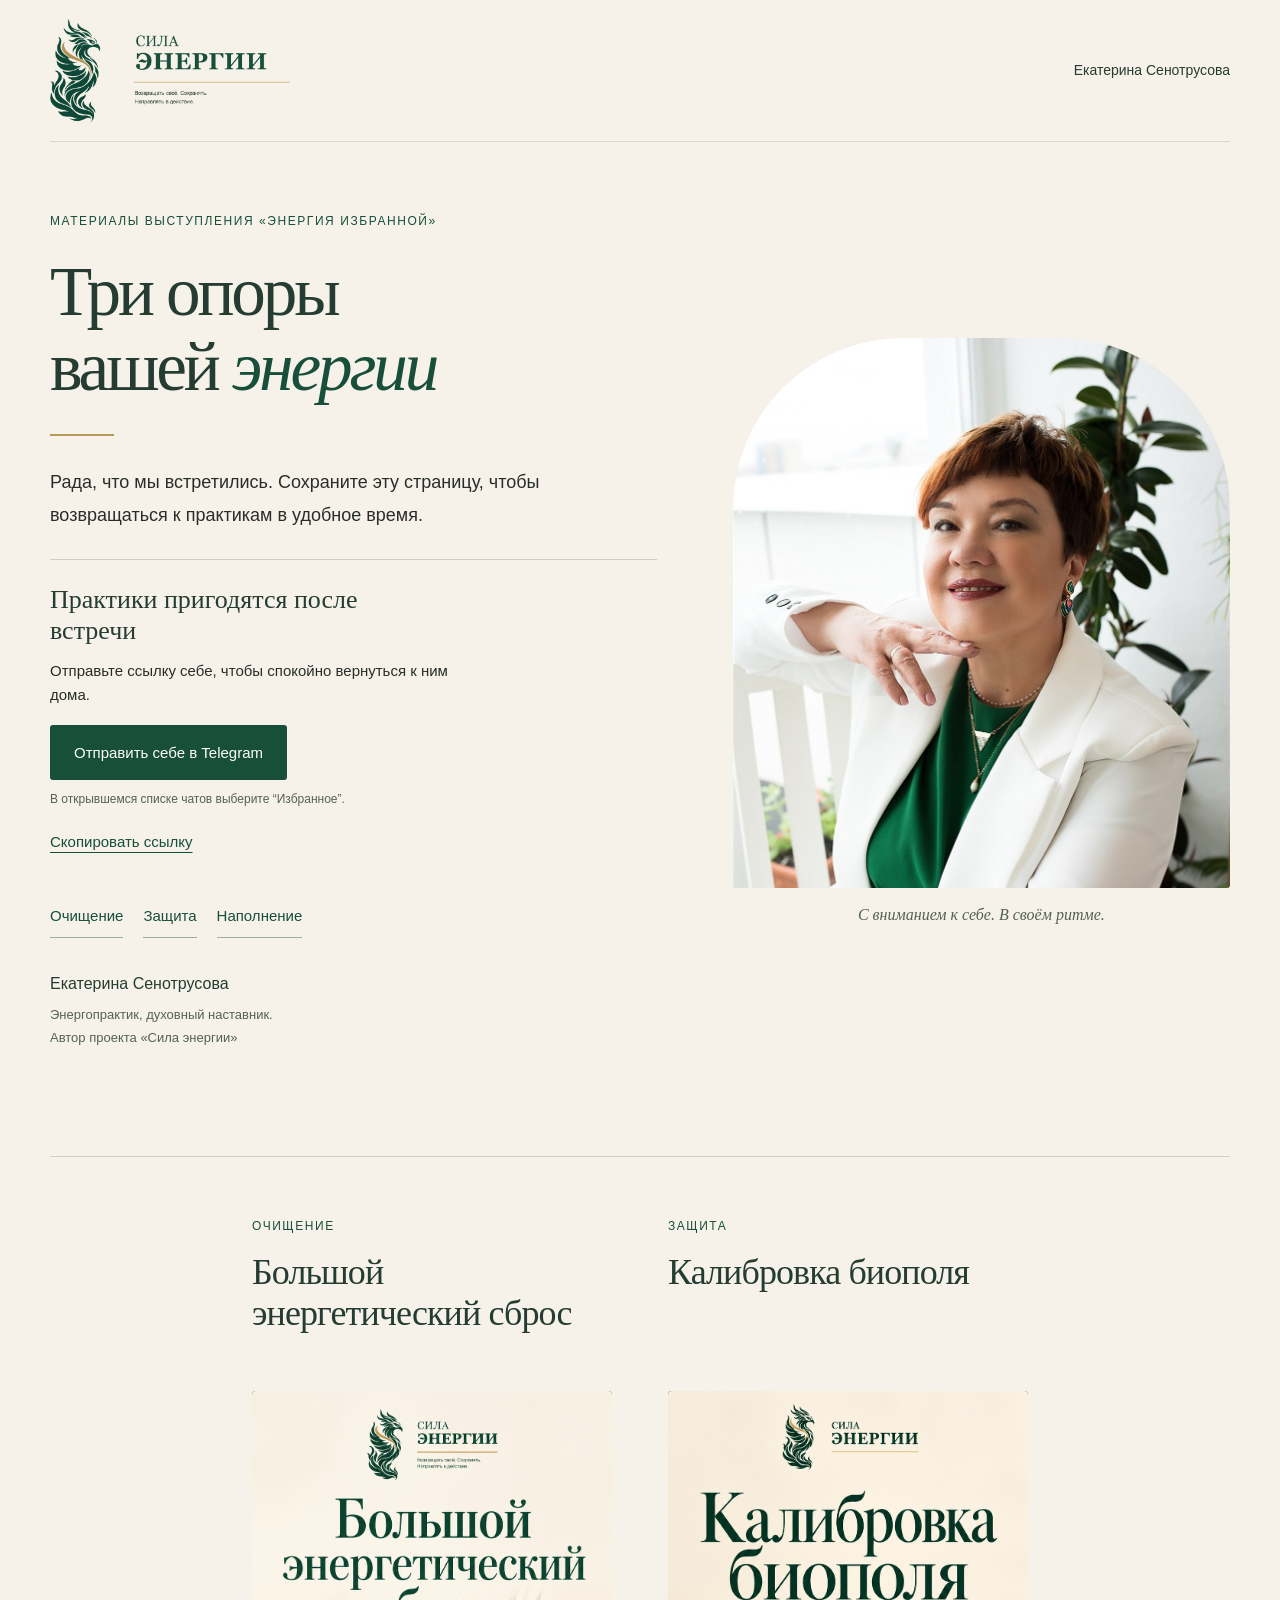
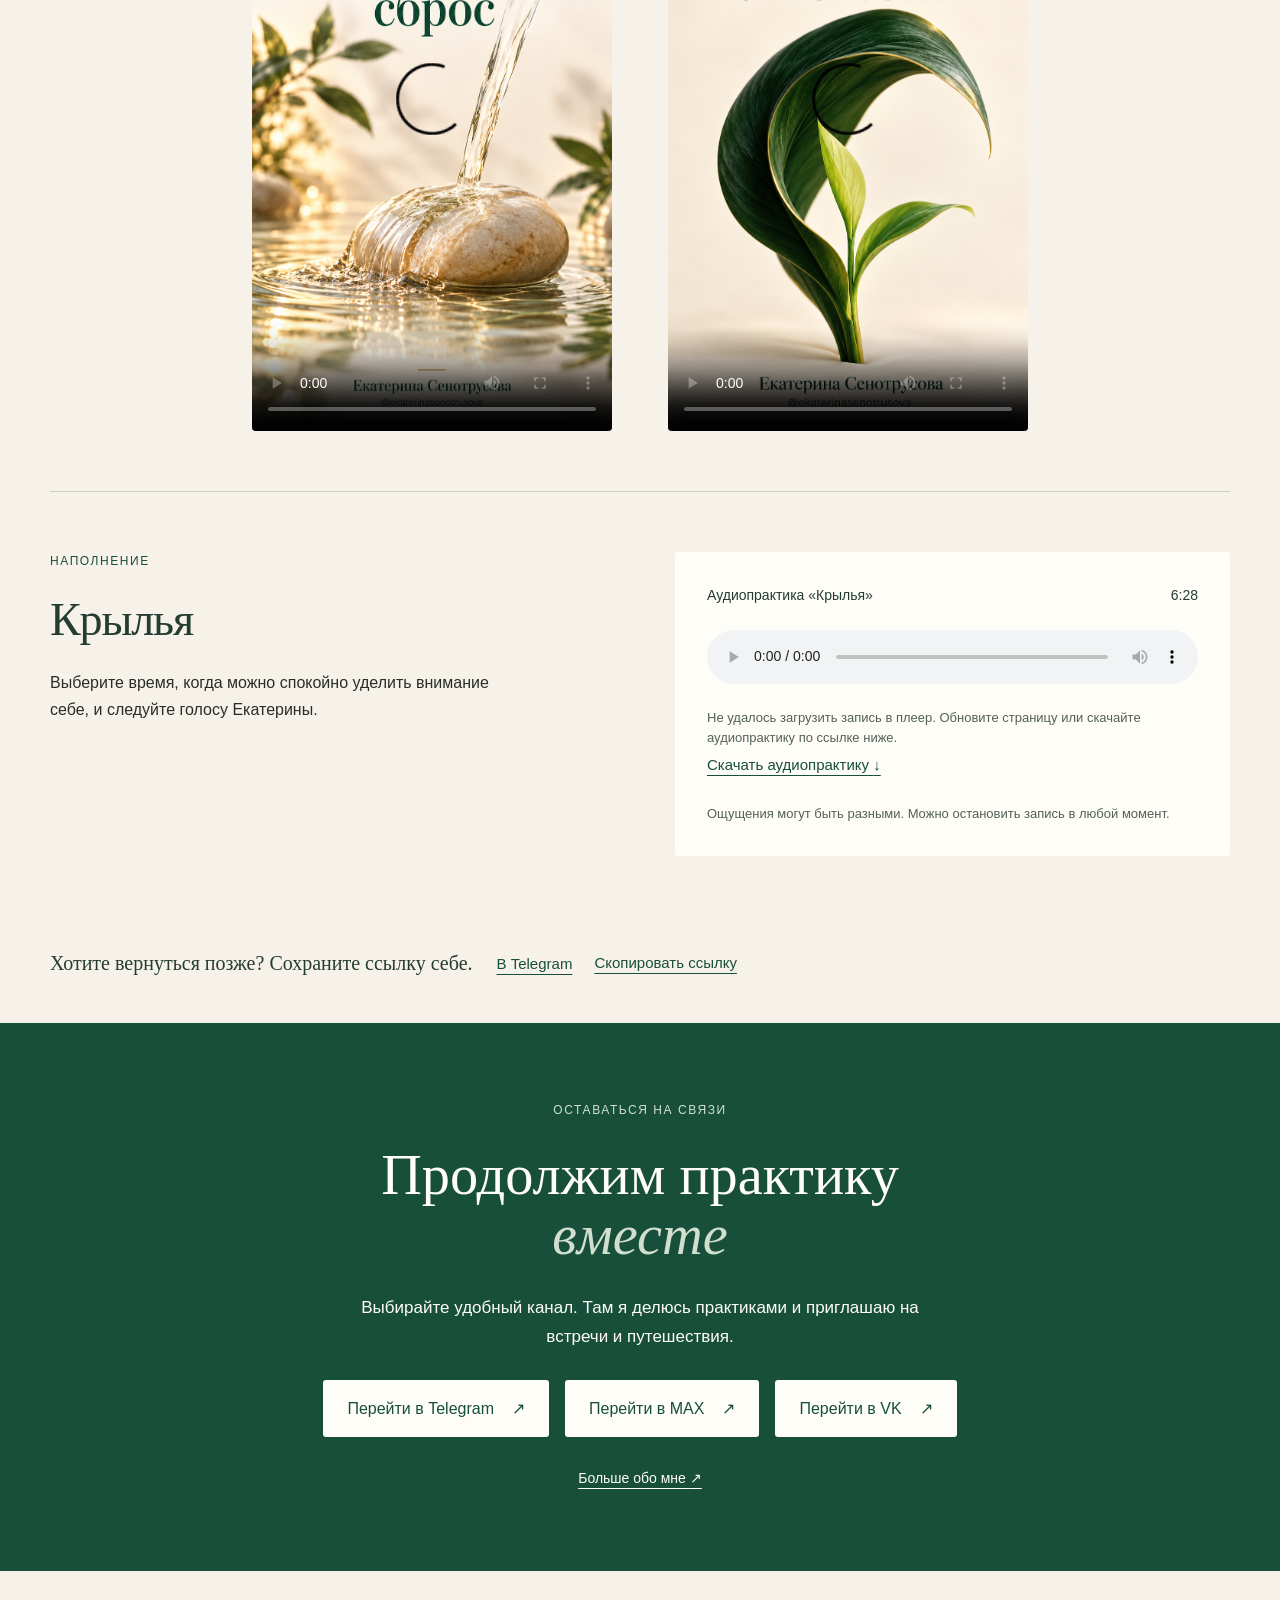
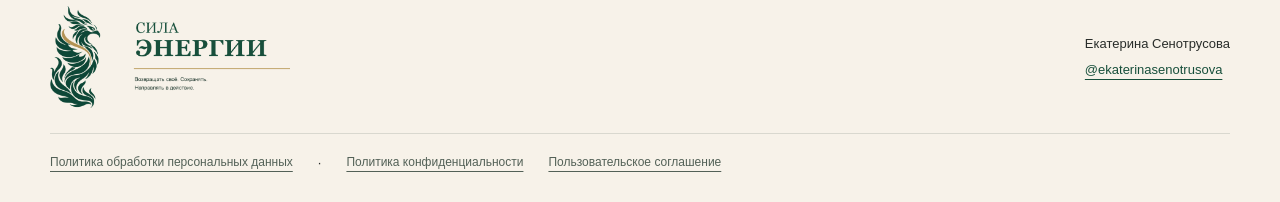
<file: energia/index.html>
<!doctype html>
<html lang="ru">
<head>
  <meta charset="utf-8">
  <meta name="viewport" content="width=device-width, initial-scale=1">
  <meta name="robots" content="noindex, follow">
  <meta name="description" content="Практики после выступления “Энергия избранной”: Большой энергетический сброс, Калибровка биополя и аудиопрактика “Крылья”">
  <title>Три опоры вашей энергии · Екатерина Сенотрусова</title>
  <link rel="canonical" href="https://ekatsin.ru/energia/">
  <meta property="og:title" content="Три опоры вашей энергии · Екатерина Сенотрусова">
  <meta property="og:description" content="Практики после выступления “Энергия избранной”: Большой энергетический сброс, Калибровка биополя и аудиопрактика “Крылья”">
  <meta property="og:url" content="https://ekatsin.ru/energia/">
  <meta property="og:type" content="website">
  <meta property="og:locale" content="ru_RU">
  <meta property="og:image" content="https://ekatsin.ru/energia/assets/ekaterina-portrait.jpg">
  <meta property="og:image:alt" content="Екатерина Сенотрусова">
  <link rel="icon" href="../favicon.svg" type="image/svg+xml">
  <link rel="stylesheet" href="energia.css?v=20261023-1">
  <script src="config.js?v=20261023-1" defer></script>
  <script src="energia.js?v=20261023-1" defer></script>
</head>
<body>
  <a class="skip" href="#main">Перейти к материалам</a>
  <header class="masthead wrap">
    <a href="https://ekatsin.ru" aria-label="Сила энергии, главная страница"><img class="logo" src="assets/sila-energii-logo-transparent.png" width="1561" height="664" alt="Сила энергии"></a>
    <span class="header-note">Екатерина Сенотрусова</span>
  </header>
  <main id="main">
    <section class="hero wrap" aria-labelledby="page-title">
      <div class="hero-copy">
        <p class="eyebrow">Материалы выступления «Энергия избранной»</p>
        <h1 id="page-title">Три опоры<br>вашей <em>энергии</em></h1>
        <div class="gold-rule"></div>
        <p class="intro">Рада, что мы встретились. Сохраните эту страницу, чтобы возвращаться к практикам в удобное время.</p>
        <section class="save-page" aria-labelledby="save-title" data-save>
          <h2 id="save-title">Практики пригодятся после встречи</h2>
          <p>Отправьте ссылку себе, чтобы спокойно вернуться к ним дома.</p>
          <a class="button" data-share target="_blank" rel="noopener noreferrer">Отправить себе в Telegram</a>
          <p class="save-hint">В открывшемся списке чатов выберите “Избранное”.</p>
          <button class="copy-link" type="button" data-copy>Скопировать ссылку</button>
          <span class="copy-status" aria-live="polite" data-copy-status></span>
          <div class="manual-copy" data-copy-fallback hidden><label for="save-url-top">Скопируйте ссылку вручную</label><input id="save-url-top" type="url" readonly value="https://ekatsin.ru/energia/" aria-label="Ссылка на страницу практик"></div>
        </section>
        <nav class="hero-actions" aria-label="Практики"><a class="practice-anchor" href="#cleansing">Очищение</a><a class="practice-anchor" href="#protection">Защита</a><a class="practice-anchor" id="listen" href="#krylya" hidden>Наполнение</a></nav>
        <p class="signature"><strong>Екатерина Сенотрусова</strong><br>Энергопрактик, духовный наставник.<br>Автор проекта «Сила энергии»</p>
      </div>
      <figure class="portrait"><img src="assets/ekaterina-portrait.jpg" width="1000" height="1498" alt="Екатерина Сенотрусова" fetchpriority="high"><figcaption>С вниманием к себе. В своём ритме.</figcaption></figure>
    </section>
    <div class="wrap practices">
      <section class="practice video-practices" aria-label="Очищение и защита">
        <article class="video-practice" id="cleansing" hidden aria-labelledby="cleansing-title"><div class="video-heading"><p class="eyebrow">Очищение</p><h2 id="cleansing-title">Большой энергетический сброс</h2></div><div class="video-slot"></div></article>
        <article class="video-practice" id="protection" hidden aria-labelledby="protection-title"><div class="video-heading"><p class="eyebrow">Защита</p><h2 id="protection-title">Калибровка биополя</h2></div><div class="video-slot"></div></article>
      </section>
      <section class="practice audio-practice" id="krylya" hidden aria-labelledby="audio-title">
        <div><p class="eyebrow">Наполнение</p><h2 id="audio-title">Крылья</h2><p class="practice-intro">Выберите время, когда можно спокойно уделить внимание себе, и следуйте голосу Екатерины.</p></div>
        <div class="listening"><div class="audio-heading"><span>Аудиопрактика «Крылья»</span><span id="duration">6:28</span></div><audio id="audio" controls preload="metadata" aria-label="Аудиопрактика Крылья"></audio><p class="gentle-note" id="audio-status" role="status" hidden>Не удалось загрузить запись в плеер. Обновите страницу или скачайте аудиопрактику по ссылке ниже.</p><a class="text-link download" id="audio-download" download="krylya.m4a">Скачать аудиопрактику <span aria-hidden="true">↓</span></a><p class="gentle-note">Ощущения могут быть разными. Можно остановить запись в любой момент.</p></div>
      </section>
    </div>
    <aside class="wrap save-reminder" data-save aria-label="Сохранить страницу">
      <p>Хотите вернуться позже? Сохраните ссылку себе.</p>
      <div class="reminder-actions"><a class="text-link" data-share target="_blank" rel="noopener noreferrer">В Telegram</a><button class="copy-link" type="button" data-copy>Скопировать ссылку</button></div>
      <span class="copy-status" aria-live="polite" data-copy-status></span>
      <div class="manual-copy" data-copy-fallback hidden><label for="save-url-bottom">Скопируйте ссылку вручную</label><input id="save-url-bottom" type="url" readonly value="https://ekatsin.ru/energia/" aria-label="Ссылка на страницу практик"></div>
    </aside>
    <section class="connection" aria-labelledby="connection-title"><div class="wrap connection-inner"><p class="eyebrow">Оставаться на связи</p><h2 id="connection-title">Продолжим практику<br><em>вместе</em></h2><p>Выбирайте удобный канал. Там я делюсь практиками и приглашаю на встречи и путешествия.</p><div class="social-actions"><a class="button light" data-telegram href="https://t.me/Ekaterina_Senotrusova" target="_blank" rel="noopener noreferrer">Перейти в Telegram <span aria-hidden="true">↗</span></a><a class="button light" id="max" hidden target="_blank" rel="noopener noreferrer">Перейти в MAX <span aria-hidden="true">↗</span></a><a class="button light" id="vk" hidden target="_blank" rel="noopener noreferrer">Перейти в VK <span aria-hidden="true">↗</span></a></div><a class="about-link" id="about" href="https://ekatsin.ru/about.html">Больше обо мне <span aria-hidden="true">↗</span></a></div></section>
  </main>
  <footer class="wrap"><div class="footer-top"><a href="https://ekatsin.ru"><img class="logo" src="assets/sila-energii-logo-transparent.png" width="1561" height="664" alt="Сила энергии" loading="lazy"></a><div><p>Екатерина Сенотрусова</p><a href="https://t.me/ekaterinasenotrusova" target="_blank" rel="noopener noreferrer">@ekaterinasenotrusova</a></div></div><nav class="legal" aria-label="Юридическая информация"><a href="../privacy-policy.html">Политика обработки персональных данных</a> · <a href="../confidentiality-policy.html">Политика конфиденциальности</a><a href="../user-agreement.html">Пользовательское соглашение</a></nav></footer>
</body>
</html>
</file>
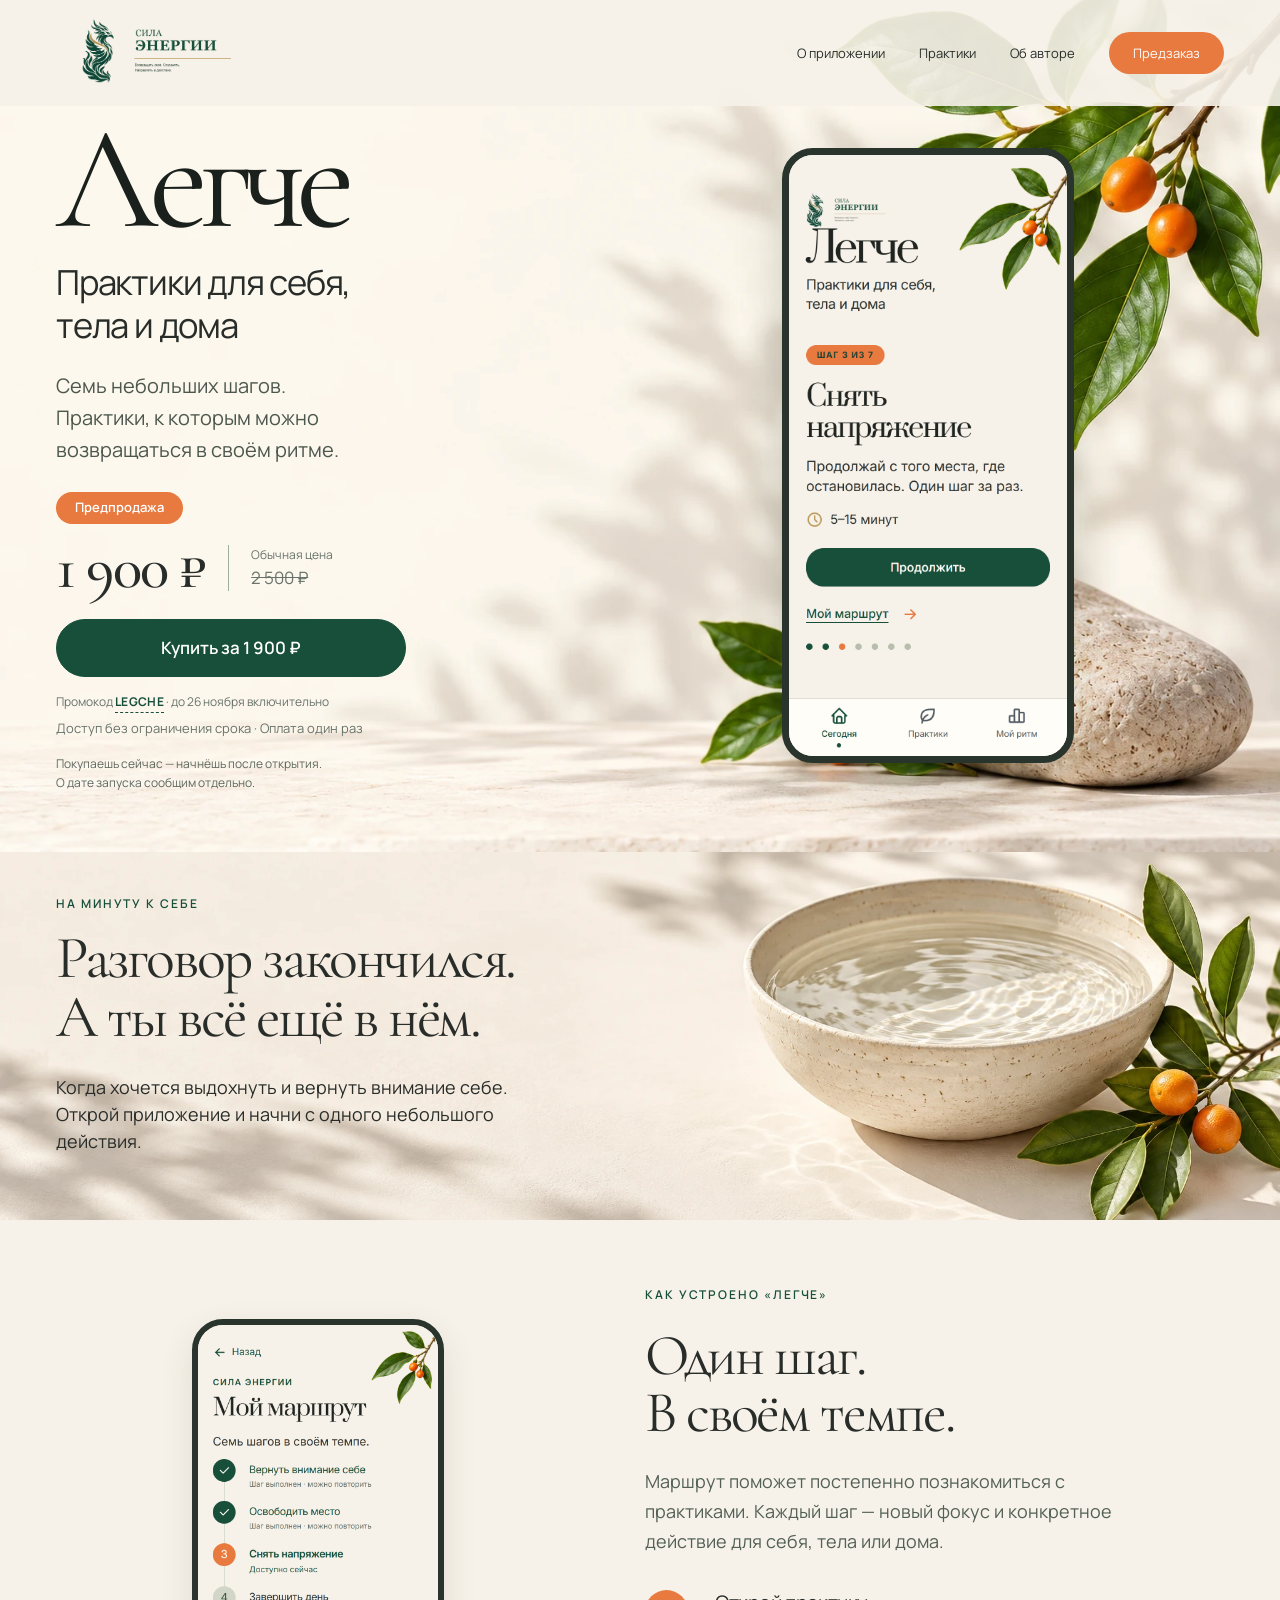
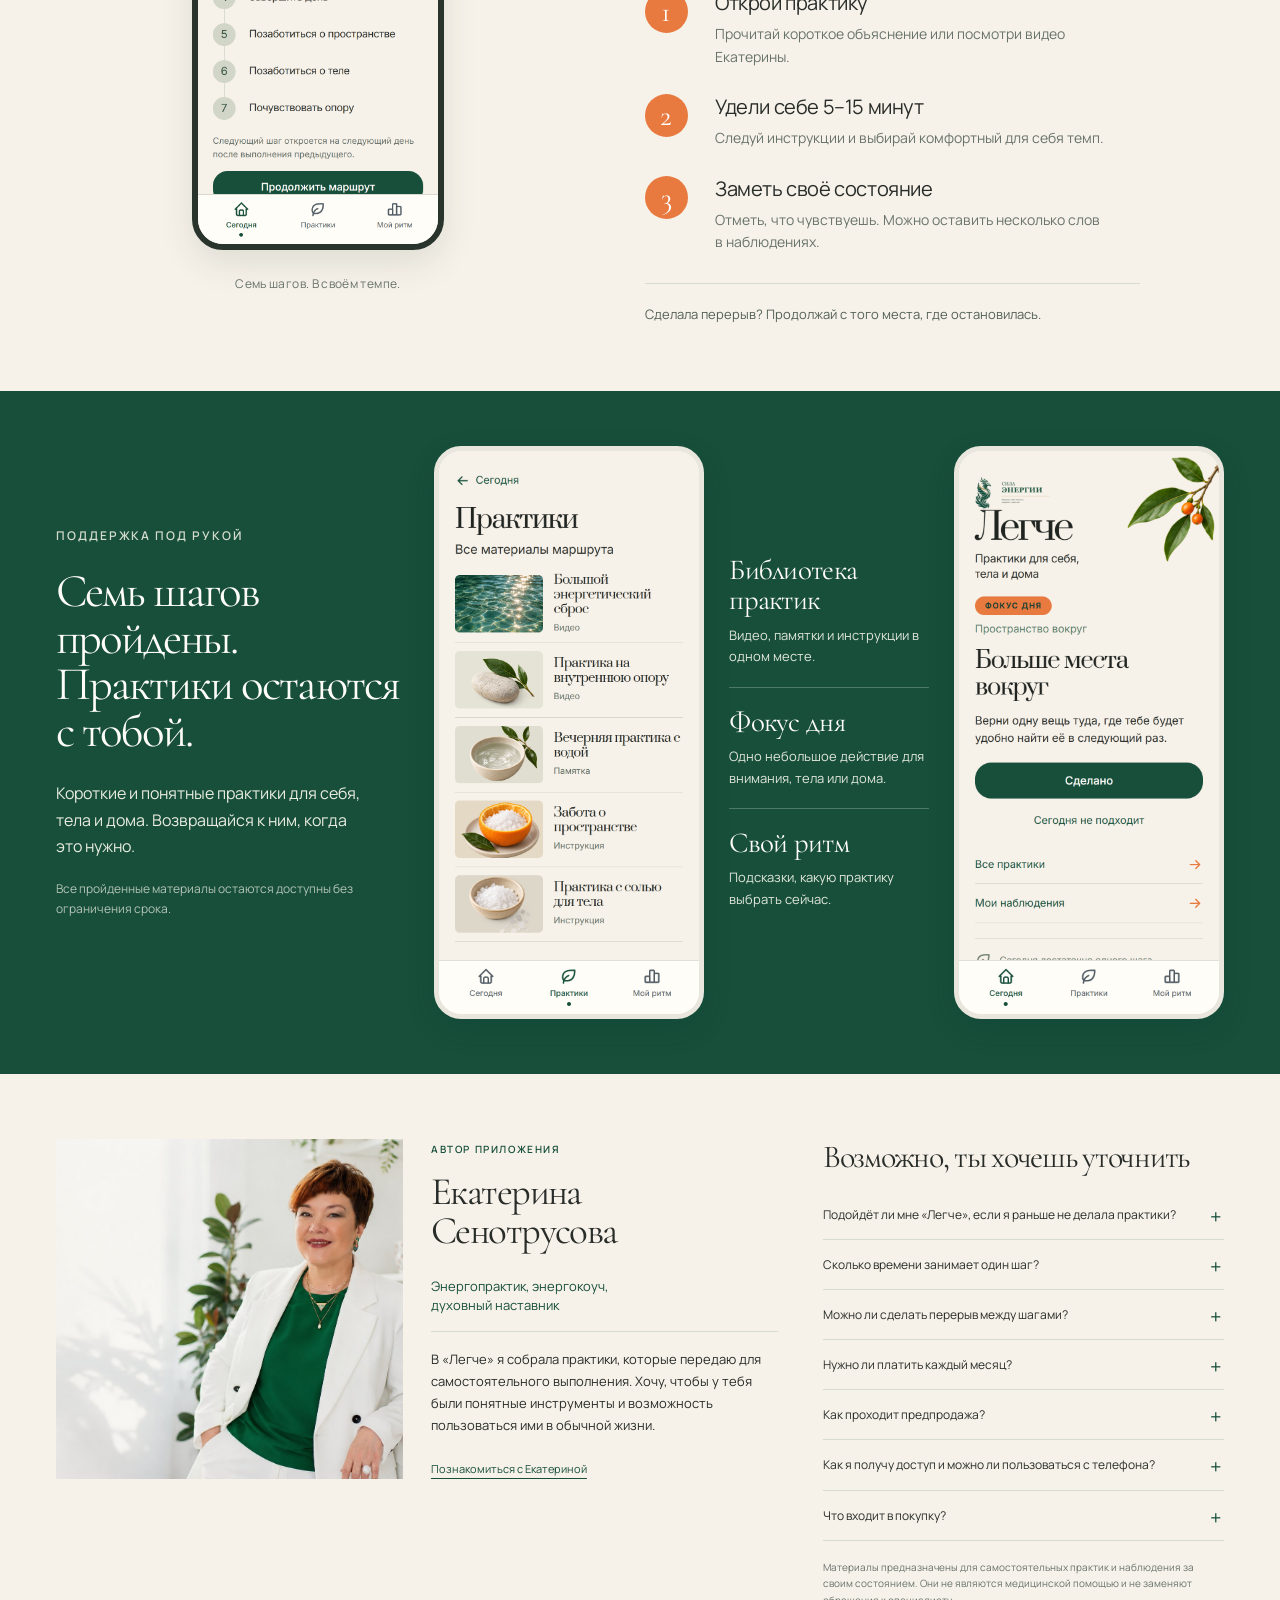
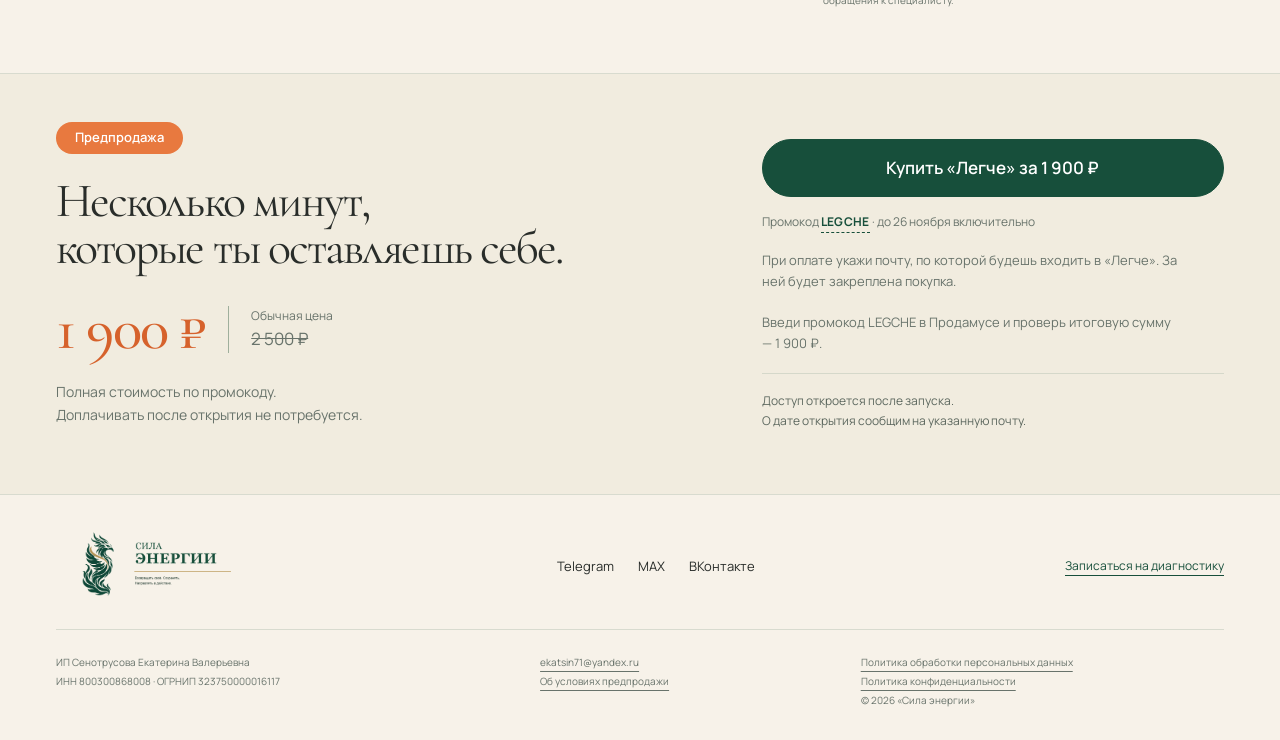
<file: legche/index.html>
<!doctype html><html lang="ru"><head><meta charset="UTF-8"/><meta name="viewport" content="width=device-width,initial-scale=1"/><meta name="theme-color" content="#174f3b"/><meta name="description" content="Легче — приложение Екатерины Сенотрусовой с практиками для себя, тела и дома. Семь небольших шагов и библиотека практик. Предпродажа: 1 900 ₽ по промокоду LEGCHE."/><title>Легче — практики для себя, тела и дома</title>  <script defer src="./assets/index-steps-1de13e02dc90.js"></script>
  <link rel="stylesheet" crossorigin href="./assets/index-JuIrjPtu.css">

<link rel="canonical" href="https://ekatsin.ru/legche/"/>
<meta property="og:type" content="website"/>
<meta property="og:locale" content="ru_RU"/>
<meta property="og:title" content="Легче — практики для себя, тела и дома"/>
<meta property="og:description" content="Семь небольших шагов и библиотека практик Екатерины Сенотрусовой. Предпродажа: 1 900 ₽ по промокоду LEGCHE."/>
<meta property="og:url" content="https://ekatsin.ru/legche/"/>
<meta property="og:image" content="https://ekatsin.ru/legche/assets/ekaterina-office.jpg"/>
<meta property="og:image:width" content="1672"/>
<meta property="og:image:height" content="941"/>
<meta property="og:image:alt" content="Екатерина Сенотрусова, автор приложения «Легче»"/>
<meta name="robots" content="noindex,follow"/>
</head><body><div id="root"><link rel="preload" as="image" href="./assets/sila-energii-logo.png"/><link rel="preload" as="image" href="./assets/01-today-steps.png"/><link rel="preload" as="image" href="./assets/02-route-steps.png"/><link rel="preload" as="image" href="./assets/04-library-steps.png"/><link rel="preload" as="image" href="./assets/05-daily-focus-steps.png"/><link rel="preload" as="image" href="./assets/ekaterina-office.jpg"/><a class="skip" href="#main">Перейти к содержимому</a><div class="hero-wrap"><header class="header wrap"><a class="brand" href="https://ekatsin.ru/"><img src="./assets/sila-energii-logo.png" alt="Сила энергии" width="2000" height="920"/></a><button class="menu-toggle" type="button" aria-expanded="false" aria-controls="navigation">Меню</button><nav class="navigation" id="navigation" aria-label="Основная навигация"><a href="#about">О приложении</a><a href="#practices">Практики</a><a href="#author">Об авторе</a><a class="nav-cta" href="#purchase">Предзаказ</a></nav></header><main id="main"><section class="hero wrap" aria-labelledby="hero-title"><div class="hero-copy"><h1 id="hero-title">Легче</h1><p class="descriptor">Практики для себя,<br/>тела и дома</p><p class="hero-intro">Семь небольших шагов.<br/>Практики, к которым можно<br class="desktop-break"/> возвращаться в своём ритме.</p><span class="tag">Предпродажа</span><div class="price"><strong>1 900 ₽</strong><span>Обычная цена<br/><s>2 500 ₽</s></span></div><a class="button" href="https://ekaterinasenotrusova.payform.ru/?invoice_id=bcaa732622e040eec1fe3275bbca9aff&amp;paylink=1" target="_blank" rel="noopener noreferrer">Купить за 1 900 ₽</a><div class="promo">Промокод <button type="button" aria-label="Скопировать промокод LEGCHE">LEGCHE</button> · до 26 ноября включительно<span role="status"></span></div><p class="small hero-access">Доступ без ограничения срока · Оплата один раз</p><p class="presale-note">Покупаешь сейчас — начнёшь после открытия.<br/>О дате запуска сообщим отдельно.</p></div><div class="hero-visual"><button class="screen " type="button" aria-label="Увеличить: Главный экран «Легче»: шаг 3, «Снять напряжение»"><img src="./assets/01-today-steps.png" alt="Главный экран «Легче»: шаг 3, «Снять напряжение»" width="780" height="1688" loading="eager"/></button></div></section></main></div><section id="about" class="recognition section" aria-labelledby="recognition-title"><div class="wrap"><div class="recognition-copy"><p class="eyebrow">На минуту к себе</p><h2 id="recognition-title">Разговор закончился.<br/>А ты всё ещё в нём.</h2><p>Когда хочется выдохнуть и вернуть внимание себе. Открой приложение и начни с одного небольшого действия.</p></div></div></section><section class="route-section section" aria-labelledby="route-title"><div class="wrap route-layout"><div class="route-visual"><button class="screen " type="button" aria-label="Увеличить: Мой маршрут: семь шагов в своём темпе"><img src="./assets/02-route-steps.png" alt="Мой маршрут: семь шагов в своём темпе" width="780" height="1688" loading="eager"/></button><span class="image-caption">Семь шагов. В своём темпе.</span></div><div class="route-copy"><p class="eyebrow">Как устроено «Легче»</p><h2 id="route-title">Один шаг.<br/>В своём темпе.</h2><p>Маршрут поможет постепенно познакомиться с практиками. Каждый шаг — новый фокус и конкретное действие для себя, тела или дома.</p><ol class="steps"><li><span>Открой практику</span><p>Прочитай короткое объяснение или посмотри видео Екатерины.</p></li><li><span>Удели себе 5–15 минут</span><p>Следуй инструкции и выбирай комфортный для себя темп.</p></li><li><span>Заметь своё состояние</span><p>Отметь, что чувствуешь. Можно оставить несколько слов в наблюдениях.</p></li></ol><p class="route-note">Сделала перерыв? Продолжай с того места, где остановилась.</p></div></div></section><section id="practices" class="library section" aria-labelledby="library-title"><div class="wrap library-layout"><div class="library-intro"><p class="eyebrow">Поддержка под рукой</p><h2 id="library-title">Семь шагов<br/>пройдены.<br/>Практики остаются<br/>с тобой.</h2><p>Короткие и понятные практики для себя, тела и дома. Возвращайся к ним, когда это нужно.</p><p class="library-small">Все пройденные материалы остаются доступны без ограничения срока.</p></div><button class="screen " type="button" aria-label="Увеличить: Библиотека: видео, памятки и инструкции"><img src="./assets/04-library-steps.png" alt="Библиотека: видео, памятки и инструкции" width="780" height="1688" loading="eager"/></button><div class="library-features"><div><h3>Библиотека<br/>практик</h3><p>Видео, памятки и инструкции в одном месте.</p></div><div><h3>Фокус дня</h3><p>Одно небольшое действие для внимания, тела или дома.</p></div><div><h3>Свой ритм</h3><p>Подсказки, какую практику выбрать сейчас.</p></div></div><button class="screen " type="button" aria-label="Увеличить: Фокус дня: почувствовать своё тело"><img src="./assets/05-daily-focus-steps.png" alt="Фокус дня: почувствовать своё тело" width="780" height="1688" loading="eager"/></button></div></section><div class="author-faq wrap"><section id="author" class="author-section section" aria-labelledby="author-title"><div class="wrap author-layout"><img class="author-photo" src="./assets/ekaterina-office.jpg" alt="Екатерина Сенотрусова в белом жакете и зелёной блузке" width="1672" height="941" loading="eager"/><div class="author-copy"><p class="eyebrow">Автор приложения</p><h2 id="author-title">Екатерина<br/>Сенотрусова</h2><p class="author-role">Энергопрактик, энергокоуч,<br/>духовный наставник</p><p>В «Легче» я собрала практики, которые передаю для самостоятельного выполнения. Хочу, чтобы у тебя были понятные инструменты и возможность пользоваться ими в обычной жизни.</p><a class="text-link" href="https://ekatsin.ru/" target="_blank" rel="noopener noreferrer">Познакомиться с Екатериной</a></div></div></section><section class="faq-section section" aria-labelledby="faq-title"><div class="wrap faq-layout"><div><p class="eyebrow">Перед первым шагом</p><h2 id="faq-title">Возможно, ты <br/>хочешь уточнить</h2><p class="faq-contact">Остались вопросы?<br/><a href="mailto:ekatsin71@yandex.ru">Напиши нам</a></p></div><div class="faq-list"><details><summary>Подойдёт ли мне «Легче», если я раньше не делала практики?</summary><p>Да, маршрут начинается с простых действий. У практик есть понятные инструкции, а движения можно посмотреть в видео Екатерины перед выполнением.</p></details><details><summary>Сколько времени занимает один шаг?</summary><p>На большинство действий понадобится 5–15 минут. Для отдельных практик потребуется подготовка: об этом будет сказано в инструкции. Выбирай время, когда тебе удобно.</p></details><details><summary>Можно ли сделать перерыв между шагами?</summary><p>Продолжишь с того места, где остановилась. Прогресс сохраняется, начинать сначала не нужно. Следующий шаг открывается на следующий день после выполнения предыдущего.</p></details><details><summary>Нужно ли платить каждый месяц?</summary><p>Нет. Это разовая покупка с доступом без ограничения срока. При покупке по промокоду LEGCHE итоговая стоимость — 1 900 ₽, последующей доплаты 600 ₽ не будет.</p></details><details id="purchase-terms"><summary>Как проходит предпродажа?</summary><p>Сейчас ты приобретаешь «Легче» заранее. Приложение готовится к открытию; о дате и порядке входа сообщим отдельно на почту, указанную при оплате. Доступ к практикам откроется после запуска.</p></details><details><summary>Как я получу доступ и можно ли пользоваться с телефона?</summary><p>При оплате укажи почту, по которой будешь входить в «Легче». За ней будет закреплена покупка. После открытия войди по этой почте с одноразовым кодом. Приложение работает в браузере телефона и компьютера.</p></details><details><summary>Что входит в покупку?</summary><p>Маршрут из семи шагов «Легче», видео и пошаговые инструкции, библиотека пройденных практик, «Фокус дня», «Мой ритм» и наблюдения. Будущие программы «Наполнение» и «Защита» будут отдельными продуктами.</p></details><p class="health-note">Материалы предназначены для самостоятельных практик и наблюдения за своим состоянием. Они не являются медицинской помощью и не заменяют обращения к специалисту.</p></div></div></section></div><section id="purchase" class="purchase section" aria-labelledby="purchase-title"><div class="wrap purchase-layout"><div><span class="tag">Предпродажа</span><h2 id="purchase-title">Несколько минут,<br/>которые ты оставляешь себе.</h2><div class="price"><strong>1 900 ₽</strong><span>Обычная цена<br/><s>2 500 ₽</s></span></div><p>Полная стоимость по промокоду.<br/>Доплачивать после открытия не потребуется.</p></div><div class="purchase-action"><a class="button" href="https://ekaterinasenotrusova.payform.ru/?invoice_id=bcaa732622e040eec1fe3275bbca9aff&amp;paylink=1" target="_blank" rel="noopener noreferrer">Купить «Легче» за 1 900 ₽</a><div class="promo">Промокод <button type="button" aria-label="Скопировать промокод LEGCHE">LEGCHE</button> · до 26 ноября включительно<span role="status"></span></div><p class="small">При оплате укажи почту, по которой будешь входить в «Легче». За ней будет закреплена покупка.</p><p class="small">Введи промокод LEGCHE в Продамусе и проверь итоговую сумму — 1 900 ₽.</p><p class="presale-note">Доступ откроется после запуска.<br/>О дате открытия сообщим на указанную почту.</p></div></div></section><footer class="footer"><div class="wrap"><div class="footer-top"><a class="brand" href="https://ekatsin.ru/"><img src="./assets/sila-energii-logo.png" alt="Сила энергии" width="2000" height="920"/></a><nav aria-label="Социальные сети"><a href="https://t.me/Ekaterina_Senotrusova" target="_blank" rel="noopener noreferrer">Telegram</a><a href="https://max.ru/join/tO2815cbAxQLdT1Bpkj2HiOghmmXN9vri4jWcZj6SG8" target="_blank" rel="noopener noreferrer">MAX</a><a href="https://vk.ru/senotrusova.coach" target="_blank" rel="noopener noreferrer">ВКонтакте</a></nav><a class="diagnostic" href="https://t.me/ekaterinasenotrusova" target="_blank" rel="noopener noreferrer">Записаться на диагностику</a></div><div class="footer-bottom"><div>ИП Сенотрусова Екатерина Валерьевна<br/>ИНН 800300868008 · ОГРНИП 323750000016117</div><div><a href="mailto:ekatsin71@yandex.ru">ekatsin71@yandex.ru</a><br/><a href="#purchase-terms">Об условиях предпродажи</a></div><div><a href="https://ekatsin.ru/privacy-policy.html" target="_blank" rel="noopener noreferrer">Политика обработки персональных данных</a><br/><a href="https://ekatsin.ru/confidentiality-policy.html" target="_blank" rel="noopener noreferrer">Политика конфиденциальности</a><br/>© 2026 «Сила энергии»</div></div></div></footer><dialog class="preview-dialog"><button class="dialog-close" type="button" aria-label="Закрыть изображение">Закрыть</button></dialog></div></body></html>
</file>
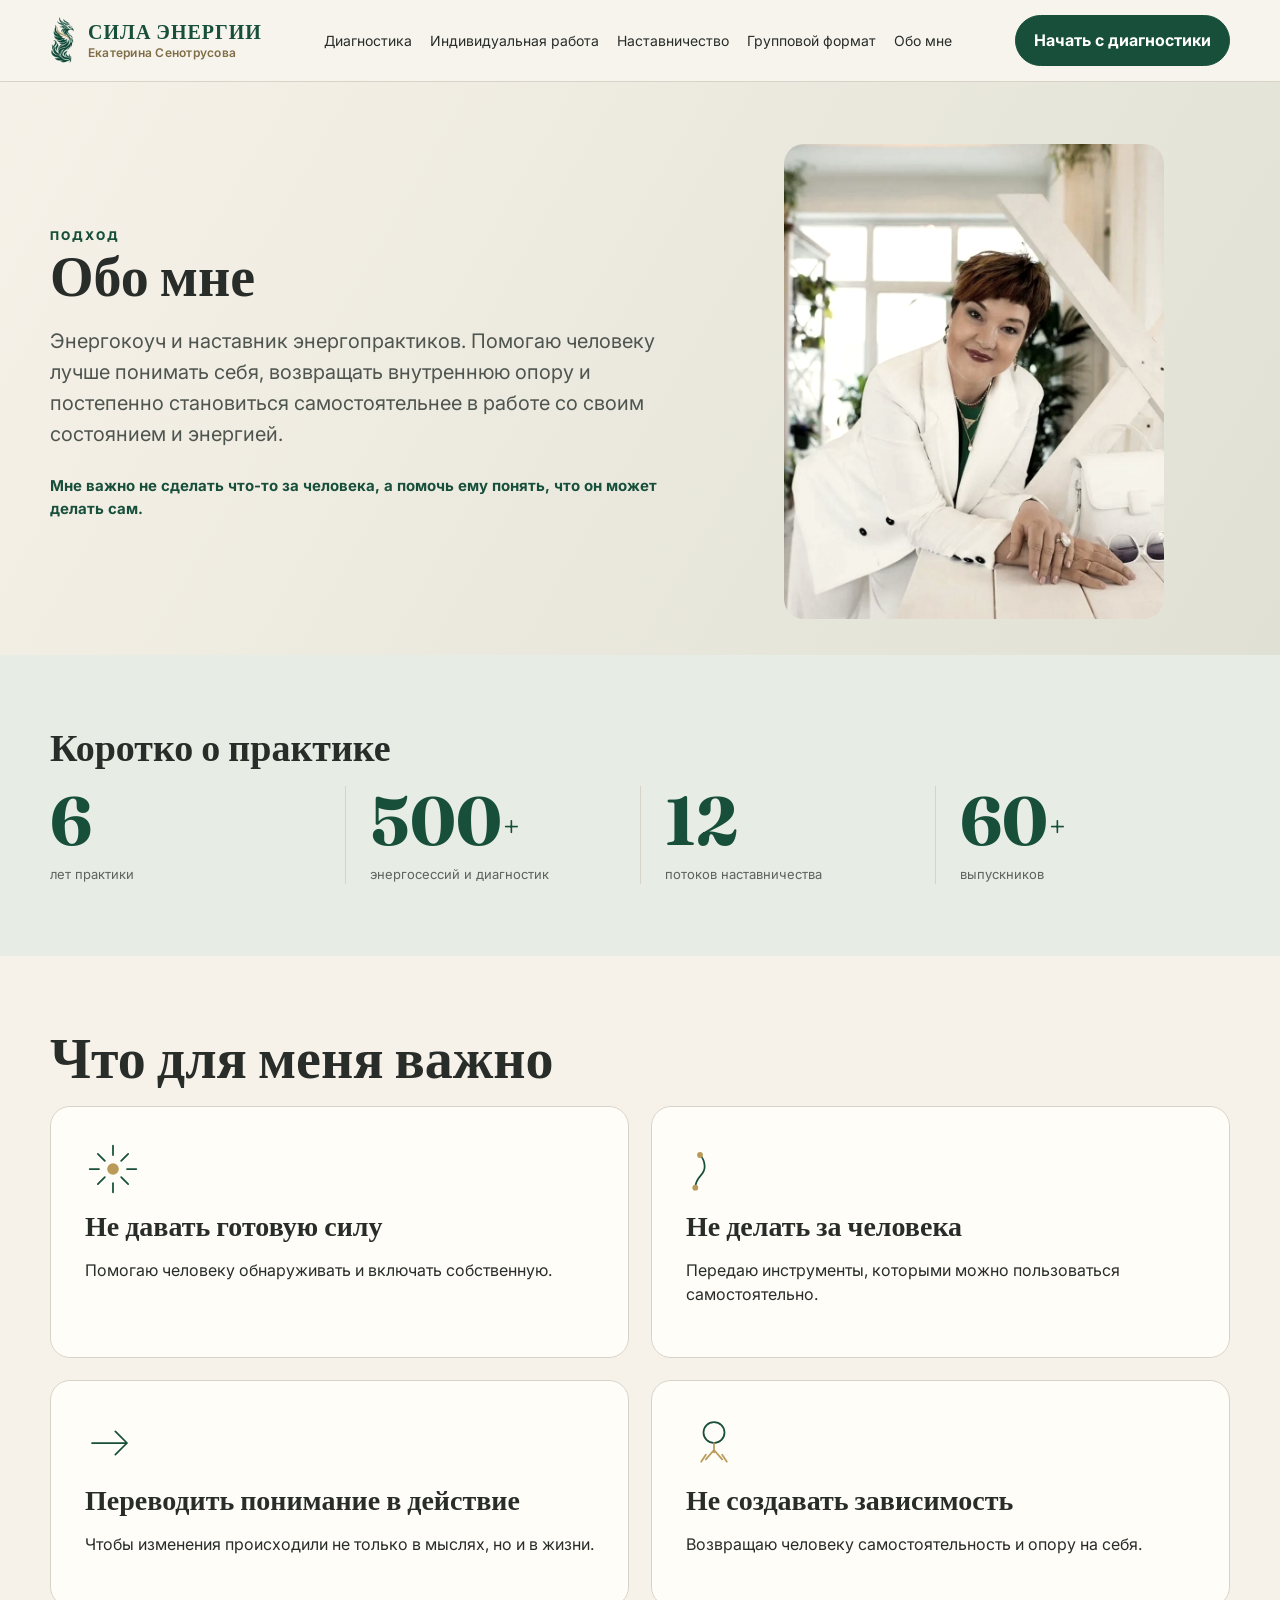
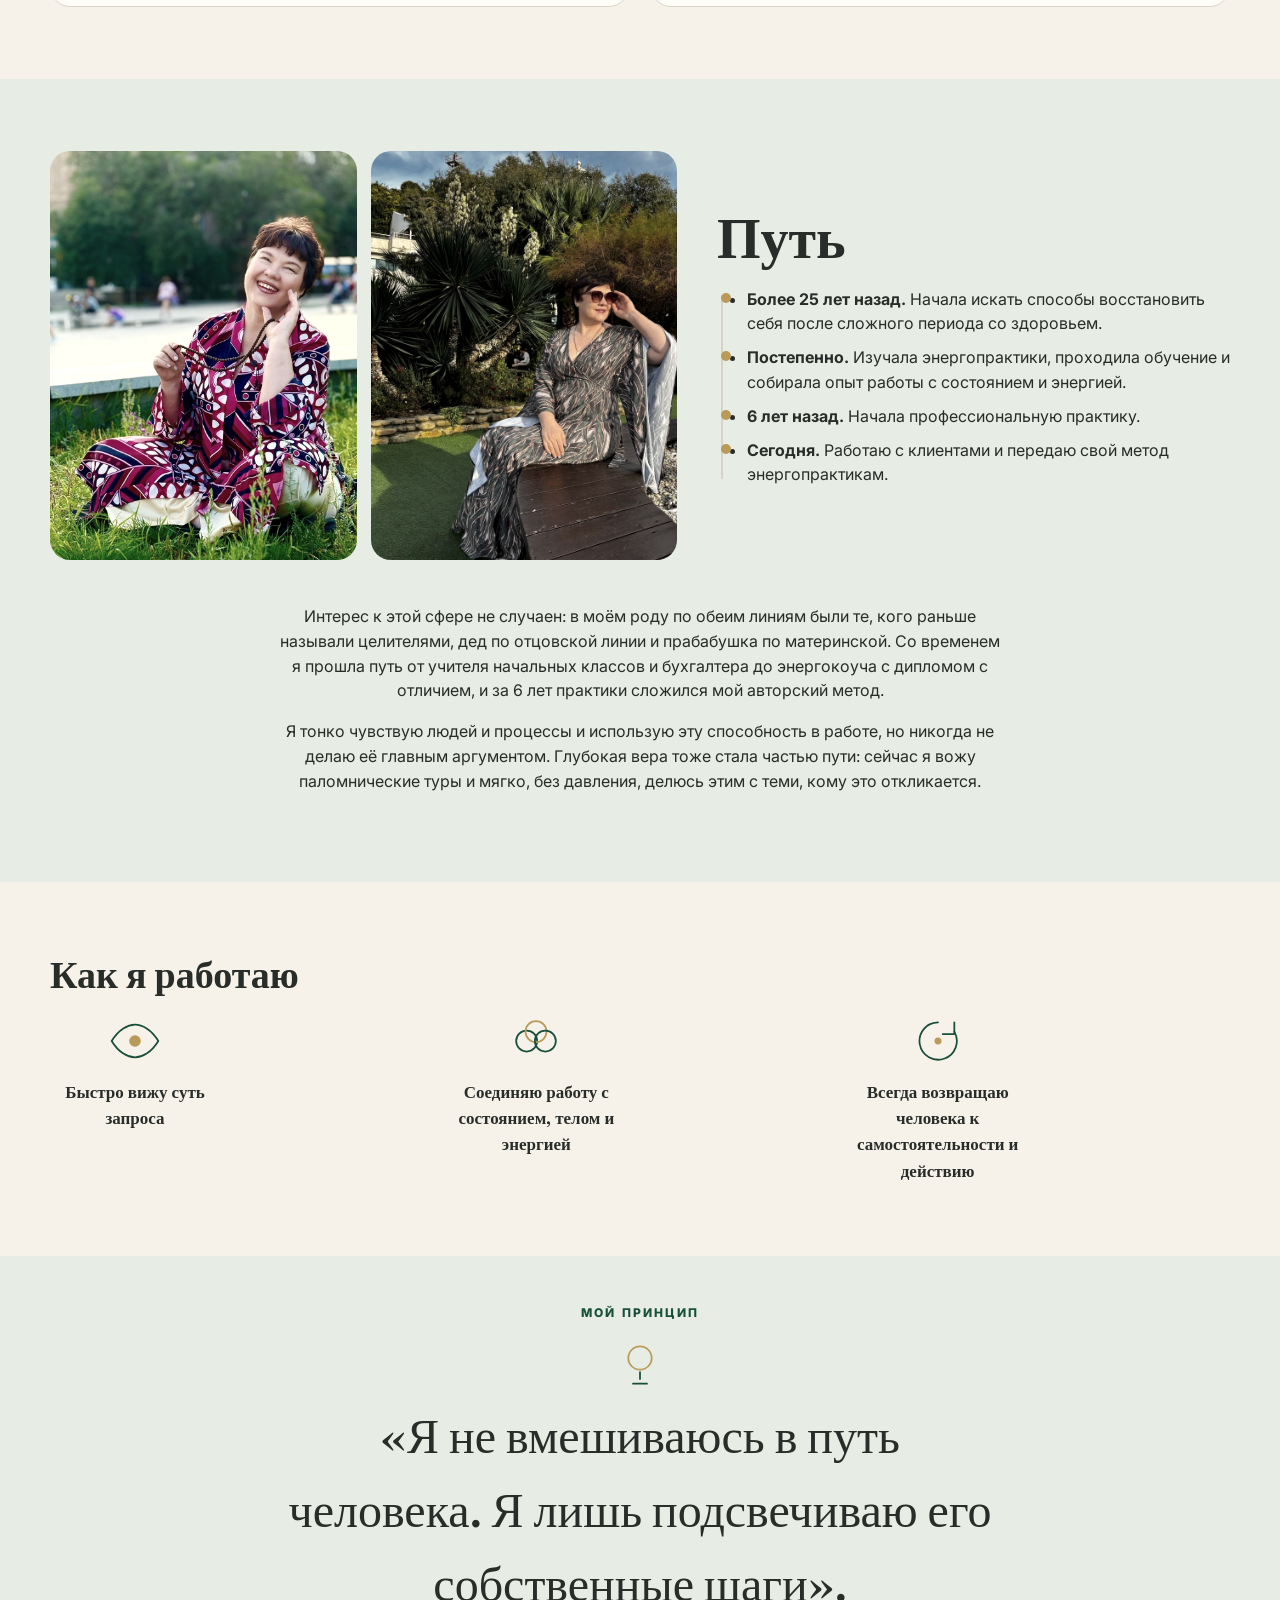
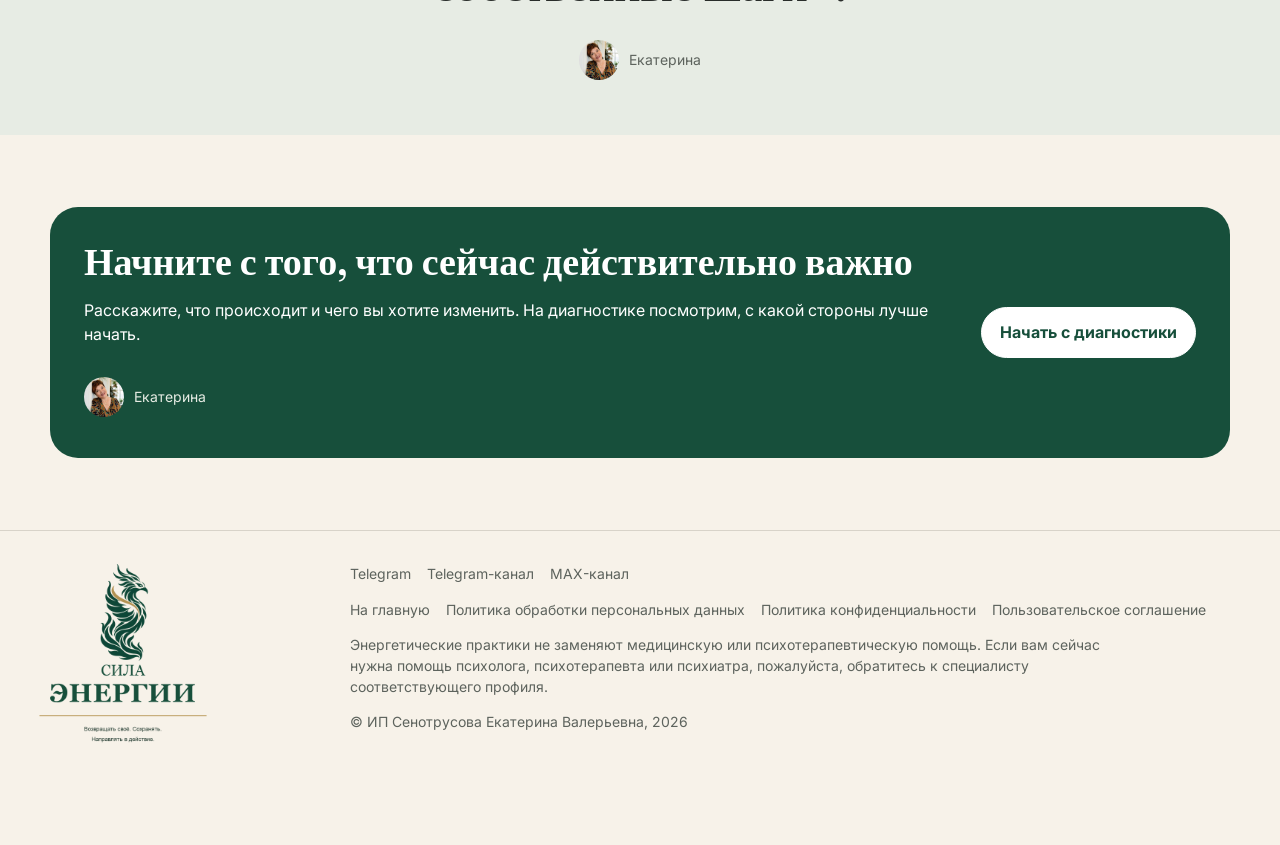
<file: about.html>
<!doctype html>
<html lang="ru">
<head>
<meta charset="utf-8">
<meta name="viewport" content="width=device-width,initial-scale=1">
<link rel="icon" type="image/png" href="images/sila-energii-phoenix-mark-144.png">
<link rel="apple-touch-icon" href="apple-touch-icon.png">
<title>Обо мне — Екатерина Сенотрусова, энергокоуч</title>
<meta name="description" content="Путь и подход энергокоуча Екатерины Сенотрусовой: 6 лет практики, 500+ энергосессий и диагностик, 12 потоков наставничества энергопрактиков.">
<meta name="robots" content="index,follow">
<link rel="canonical" href="https://ekatsin.ru/about.html">
<meta property="og:type" content="profile">
<meta property="og:locale" content="ru_RU">
<meta property="og:site_name" content="Екатерина Сенотрусова">
<meta property="og:title" content="Обо мне — Екатерина Сенотрусова, энергокоуч">
<meta property="og:description" content="Путь и подход энергокоуча: 6 лет практики, 500+ энергосессий и диагностик, 12 потоков наставничества энергопрактиков.">
<meta property="og:url" content="https://ekatsin.ru/about.html">
<meta property="og:image" content="https://ekatsin.ru/images/ekaterina-white-suit.webp">
<meta name="twitter:card" content="summary_large_image">
<meta name="twitter:title" content="Обо мне — Екатерина Сенотрусова, энергокоуч">
<meta name="twitter:image" content="https://ekatsin.ru/images/ekaterina-white-suit.webp">
<link rel="preconnect" href="https://fonts.googleapis.com">
<link rel="preconnect" href="https://fonts.gstatic.com" crossorigin>
<link href="https://fonts.googleapis.com/css2?family=Fraunces:opsz,wght@9..144,500;9..144,600&family=Inter:wght@400;600;700;800&display=swap" rel="stylesheet">
<link rel="stylesheet" href="styles.css">
<script type="application/ld+json">
{
  "@context": "https://schema.org",
  "@type": "Person",
  "name": "Екатерина Валерьевна Сенотрусова",
  "jobTitle": "Энергокоуч, наставник энергопрактиков",
  "url": "https://ekatsin.ru/about.html",
  "image": "https://ekatsin.ru/images/ekaterina-white-suit.webp",
  "description": "Энергокоуч и наставник энергопрактиков. 6 лет практики, более 500 энергосессий и диагностик, 12 потоков наставничества, более 60 выпускников.",
  "sameAs": [
    "https://t.me/ekaterinasenotrusova",
    "https://t.me/Ekaterina_Senotrusova"
  ]
}
</script>
<script type="application/ld+json">
{
  "@context": "https://schema.org",
  "@type": "BreadcrumbList",
  "itemListElement": [
    { "@type": "ListItem", "position": 1, "name": "Главная", "item": "https://ekatsin.ru/index.html" },
    { "@type": "ListItem", "position": 2, "name": "Обо мне", "item": "https://ekatsin.ru/about.html" }
  ]
}
</script>
</head>
<body>

<header>
  <div class="wrap nav">
    <a class="brand" href="index.html" aria-label="Сила энергии — на главную">
      <img class="brand-mark" src="images/sila-energii-phoenix-mark-144.png" width="48" height="48" alt="">
      <span class="brand-text"><span class="brand-name">СИЛА ЭНЕРГИИ</span><span class="brand-person">Екатерина Сенотрусова</span></span>
    </a>
    <button class="burger" type="button" aria-expanded="false" aria-label="Открыть меню">☰</button>
    <nav>
      <a href="diagnostika.html">Диагностика</a>
      <a href="individual.html">Индивидуальная работа</a>
      <a href="practitioner.html">Наставничество</a>
      <a href="events.html">Групповой формат</a>
      <a href="about.html">Обо мне</a>
    </nav>
    <a class="btn" href="https://t.me/ekaterinasenotrusova" target="_blank" rel="noopener" data-cta="contact">Начать с диагностики</a>
  </div>
</header>


<main>
<section class="hero-mini no-reveal"><div class="wrap hero-split">
<div>
<div class="eyebrow">Подход</div>
<h1>Обо мне</h1>
<p class="lead">Энергокоуч и наставник энергопрактиков. Помогаю человеку лучше понимать себя, возвращать внутреннюю опору и постепенно становиться самостоятельнее в работе со своим состоянием и энергией.</p>
<p class="tagline-accent" style="margin-top:24px">Мне важно не сделать что-то за человека, а помочь ему понять, что он может делать сам.</p>
</div>
<div class="portrait-large"><img src="images/ekaterina-white-suit.webp" alt="Екатерина"></div>
</div></section>

<section class="section soft"><div class="wrap">
<h2 class="h2-compact">Коротко о практике</h2>
<div class="plain-stats">
<div><b><span class="counter" data-target="6">6</span></b><span>лет практики</span></div>
<div><b><span class="counter" data-target="500">500</span><span class="stat-plus">+</span></b><span>энергосессий и диагностик</span></div>
<div><b><span class="counter" data-target="12">12</span></b><span>потоков наставничества</span></div>
<div><b><span class="counter" data-target="60">60</span><span class="stat-plus">+</span></b><span>выпускников</span></div>
</div>
</div></section>

<section class="section no-reveal"><div class="wrap">
<h2>Что для меня важно</h2>
<div class="grid grid-2">
<div class="card spacious"><svg class="diag-card-icon" viewBox="0 0 48 48"><circle cx="24" cy="24" r="5" fill="var(--accent2)"/><path d="M24 4v8M24 36v8M4 24h8M36 24h8M11 11l6 6M31 31l6 6M37 11l-6 6M17 31l-6 6" stroke="var(--accent)" stroke-width="1.5" stroke-linecap="round"/></svg><h3>Не давать готовую силу</h3><p>Помогаю человеку обнаруживать и включать собственную.</p></div>
<div class="card spacious"><svg class="diag-card-icon" viewBox="0 0 48 48"><path d="M8 40C8 30 16 30 16 22C16 16 12 12 12 12" stroke="var(--accent)" stroke-width="1.5" fill="none" stroke-linecap="round"/><circle cx="8" cy="40" r="2.5" fill="var(--accent2)"/><circle cx="12" cy="12" r="2.5" fill="var(--accent2)"/></svg><h3>Не делать за человека</h3><p>Передаю инструменты, которыми можно пользоваться самостоятельно.</p></div>
<div class="card spacious"><svg class="diag-card-icon" viewBox="0 0 48 48"><path d="M6 24h30M26 14l10 10-10 10" stroke="var(--accent)" stroke-width="1.5" fill="none" stroke-linecap="round" stroke-linejoin="round"/></svg><h3>Переводить понимание в действие</h3><p>Чтобы изменения происходили не только в мыслях, но и в жизни.</p></div>
<div class="card spacious"><svg class="diag-card-icon" viewBox="0 0 48 48"><circle cx="24" cy="15" r="9" fill="none" stroke="var(--accent)" stroke-width="1.5"/><path d="M24 24v8M24 30l-7 8M24 30l7 8M17 34l-4 6M31 34l4 6" stroke="var(--accent2)" stroke-width="1.5" stroke-linecap="round"/></svg><h3>Не создавать зависимость</h3><p>Возвращаю человеку самостоятельность и опору на себя.</p></div>
</div>
</div></section>

<section class="section soft"><div class="wrap">
<div class="hero-split">
<div class="photo-duo">
  <div><img src="images/ekaterina-park.jpg" alt="Екатерина"></div>
  <div><img src="images/ekaterina-garden.jpg" alt="Екатерина"></div>
</div>
<div>
<h2>Путь</h2>
<ul class="list-clean diag-path-list">
<li><b>Более 25 лет назад.</b> Начала искать способы восстановить себя после сложного периода со здоровьем.</li>
<li><b>Постепенно.</b> Изучала энергопрактики, проходила обучение и собирала опыт работы с состоянием и энергией.</li>
<li><b>6 лет назад.</b> Начала профессиональную практику.</li>
<li><b>Сегодня.</b> Работаю с клиентами и передаю свой метод энергопрактикам.</li>
</ul>
</div>
</div>
<div class="callout-center" style="margin-top:44px">
<p>Интерес к этой сфере не случаен: в моём роду по обеим линиям были те, кого раньше называли целителями, дед по отцовской линии и прабабушка по материнской. Со временем я прошла путь от учителя начальных классов и бухгалтера до энергокоуча с дипломом с отличием, и за 6 лет практики сложился мой авторский метод.</p>
<p>Я тонко чувствую людей и процессы и использую эту способность в работе, но никогда не делаю её главным аргументом. Глубокая вера тоже стала частью пути: сейчас я вожу паломнические туры и мягко, без давления, делюсь этим с теми, кому это откликается.</p>
</div>
</div></section>

<section class="section"><div class="wrap">
<h2 class="h2-compact">Как я работаю</h2>
<div class="benefit-grid cols-3">
<div class="flow-step"><svg class="diag-card-icon" viewBox="0 0 48 48"><path d="M4 24C10 14 18 10 24 10C30 10 38 14 44 24C38 34 30 38 24 38C18 38 10 34 4 24Z" fill="none" stroke="var(--accent)" stroke-width="1.5" stroke-linejoin="round"/><circle cx="24" cy="24" r="5" fill="var(--accent2)"/></svg><b>Быстро вижу суть запроса</b></div>
<div class="flow-step"><svg class="diag-card-icon" viewBox="0 0 48 48"><circle cx="16" cy="24" r="9" fill="none" stroke="var(--accent)" stroke-width="1.5"/><circle cx="24" cy="16" r="9" fill="none" stroke="var(--accent2)" stroke-width="1.5"/><circle cx="32" cy="24" r="9" fill="none" stroke="var(--accent)" stroke-width="1.5"/></svg><b>Соединяю работу с состоянием, телом и энергией</b></div>
<div class="flow-step"><svg class="diag-card-icon" viewBox="0 0 48 48"><path d="M38 16A16 16 0 1 1 24 8" stroke="var(--accent)" stroke-width="1.5" fill="none" stroke-linecap="round"/><path d="M38 8v10h-10" stroke="var(--accent)" stroke-width="1.5" fill="none" stroke-linecap="round" stroke-linejoin="round"/><circle cx="24" cy="24" r="3" fill="var(--accent2)"/></svg><b>Всегда возвращаю человека к самостоятельности и действию</b></div>
</div>
</div></section>

<section class="section soft compact-py"><div class="wrap">
<div class="callout-center">
<div class="eyebrow">Мой принцип</div>
<svg class="diag-card-icon" viewBox="0 0 48 48" style="margin:14px auto 6px"><circle cx="24" cy="18" r="10" fill="none" stroke="var(--accent2)" stroke-width="1.5"/><path d="M24 30v6M18 40h12" stroke="var(--accent)" stroke-width="1.5" stroke-linecap="round"/></svg>
<p class="quote">«Я не вмешиваюсь в путь человека. Я лишь подсвечиваю его собственные шаги».</p>
<div class="portrait-signature" style="margin-top:18px"><img src="images/ekaterina-portrait.jpg" alt=""> Екатерина</div>
</div>
</div></section>

<section class="section"><div class="wrap">
<div class="cta">
  <div><h2>Начните с того, что сейчас действительно важно</h2><p>Расскажите, что происходит и чего вы хотите изменить. На диагностике посмотрим, с какой стороны лучше начать.</p><div class="portrait-signature"><img src="images/ekaterina-portrait.jpg" alt=""> Екатерина</div></div>
  <a class="btn magnetic" href="https://t.me/ekaterinasenotrusova" target="_blank" rel="noopener" data-cta="contact">Начать с диагностики</a>
</div>
</div></section>
</main>

<footer>
  <div class="wrap foot-grid">
    <img class="foot-logo" src="images/sila-energii-logo-square-transparent.png" width="260" height="260" loading="lazy" decoding="async" alt="Сила энергии — энергокоучинг и наставничество Екатерины Сенотрусовой">
    <div class="foot-main">
    <div class="foot-links">
      <a href="https://t.me/ekaterinasenotrusova" target="_blank" rel="noopener">Telegram</a>
      <a href="https://t.me/Ekaterina_Senotrusova" target="_blank" rel="noopener">Telegram-канал</a>
      <a href="https://max.ru/join/tO2815cbAxQLdT1Bpkj2HiOghmmXN9vri4jWcZj6SG8" target="_blank" rel="noopener">MAX-канал</a>
    </div>
    <div class="foot-links">
      <a href="index.html">На главную</a>
      <a href="privacy-policy.html">Политика обработки персональных данных</a>
      <a href="confidentiality-policy.html">Политика конфиденциальности</a>
      <a href="user-agreement.html">Пользовательское соглашение</a>
    </div>
    <p class="disclaimer">Энергетические практики не заменяют медицинскую или психотерапевтическую помощь. Если вам сейчас нужна помощь психолога, психотерапевта или психиатра, пожалуйста, обратитесь к специалисту соответствующего профиля.</p>
    © ИП Сенотрусова Екатерина Валерьевна, 2026
    </div>
  </div>
</footer>

<button class="to-top" type="button" aria-label="Наверх">↑</button>

<script src="interactions.js"></script>

</body>
</html>
</file>
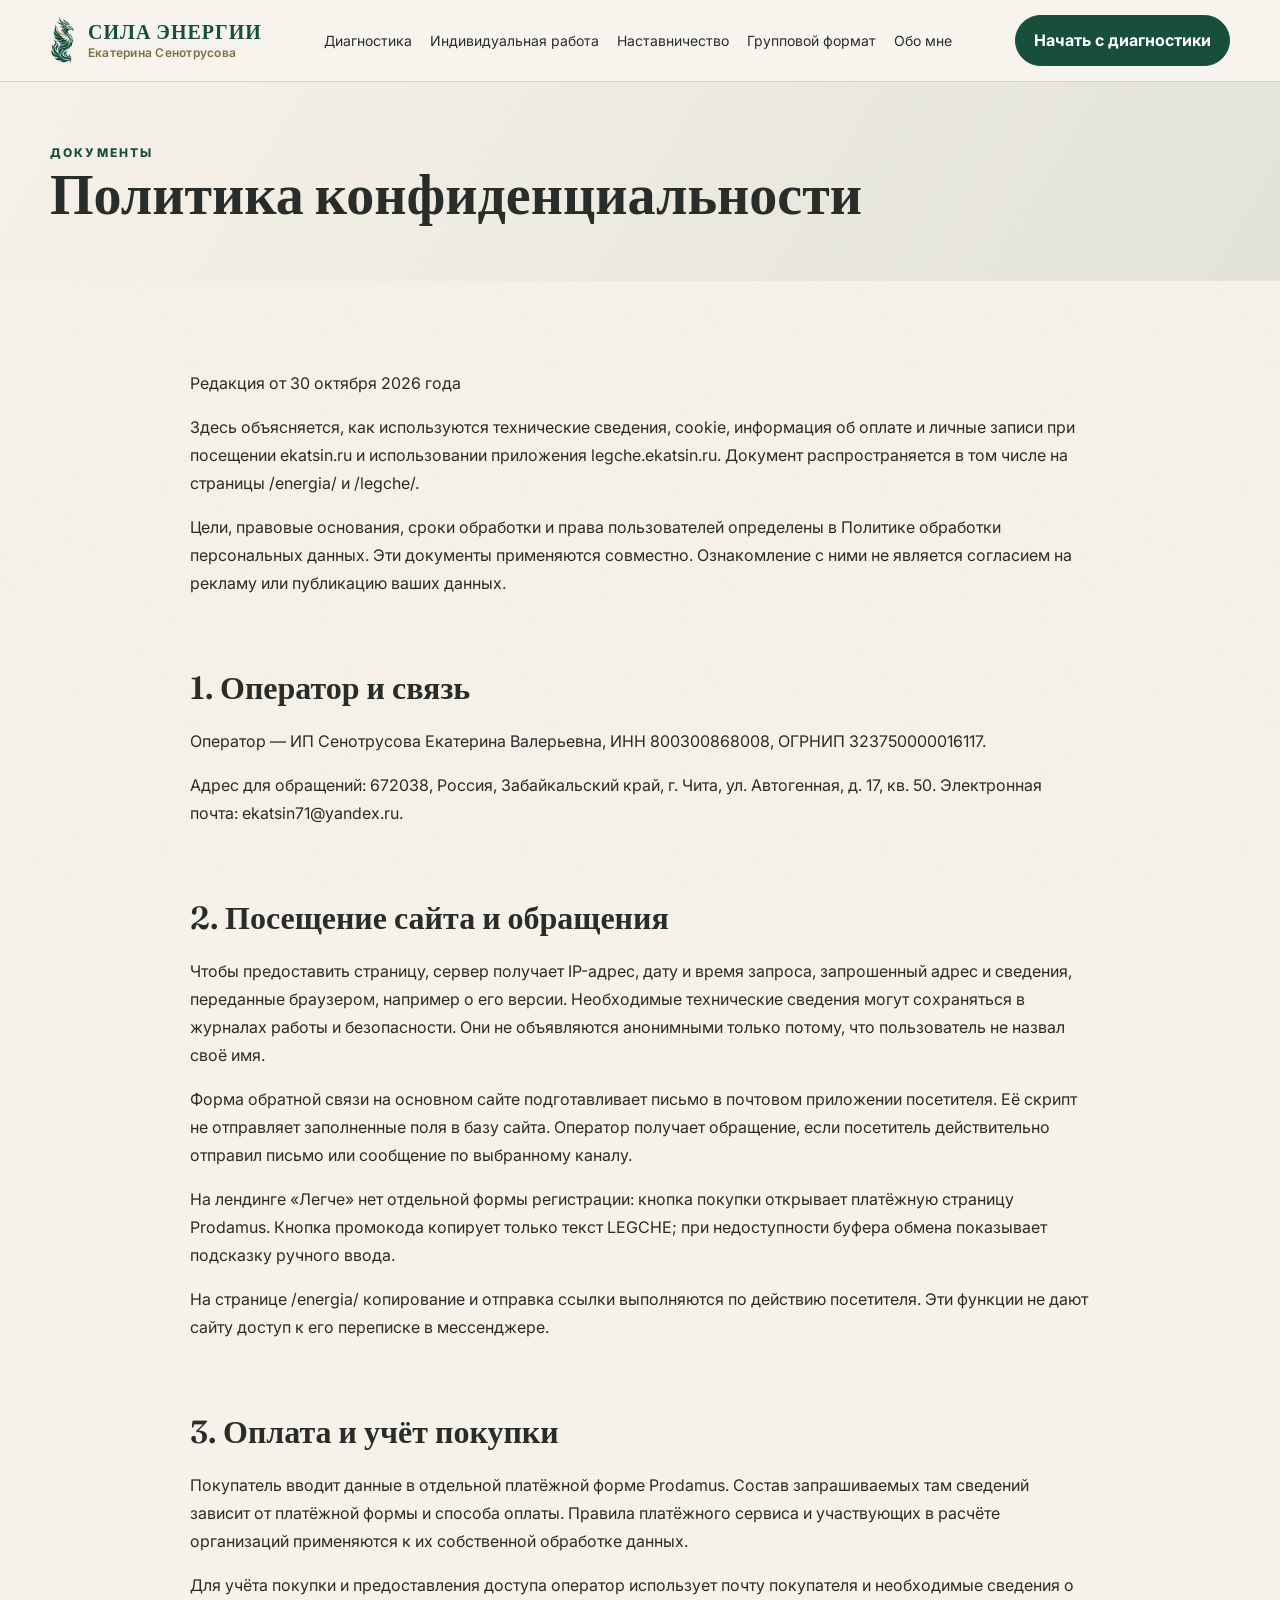
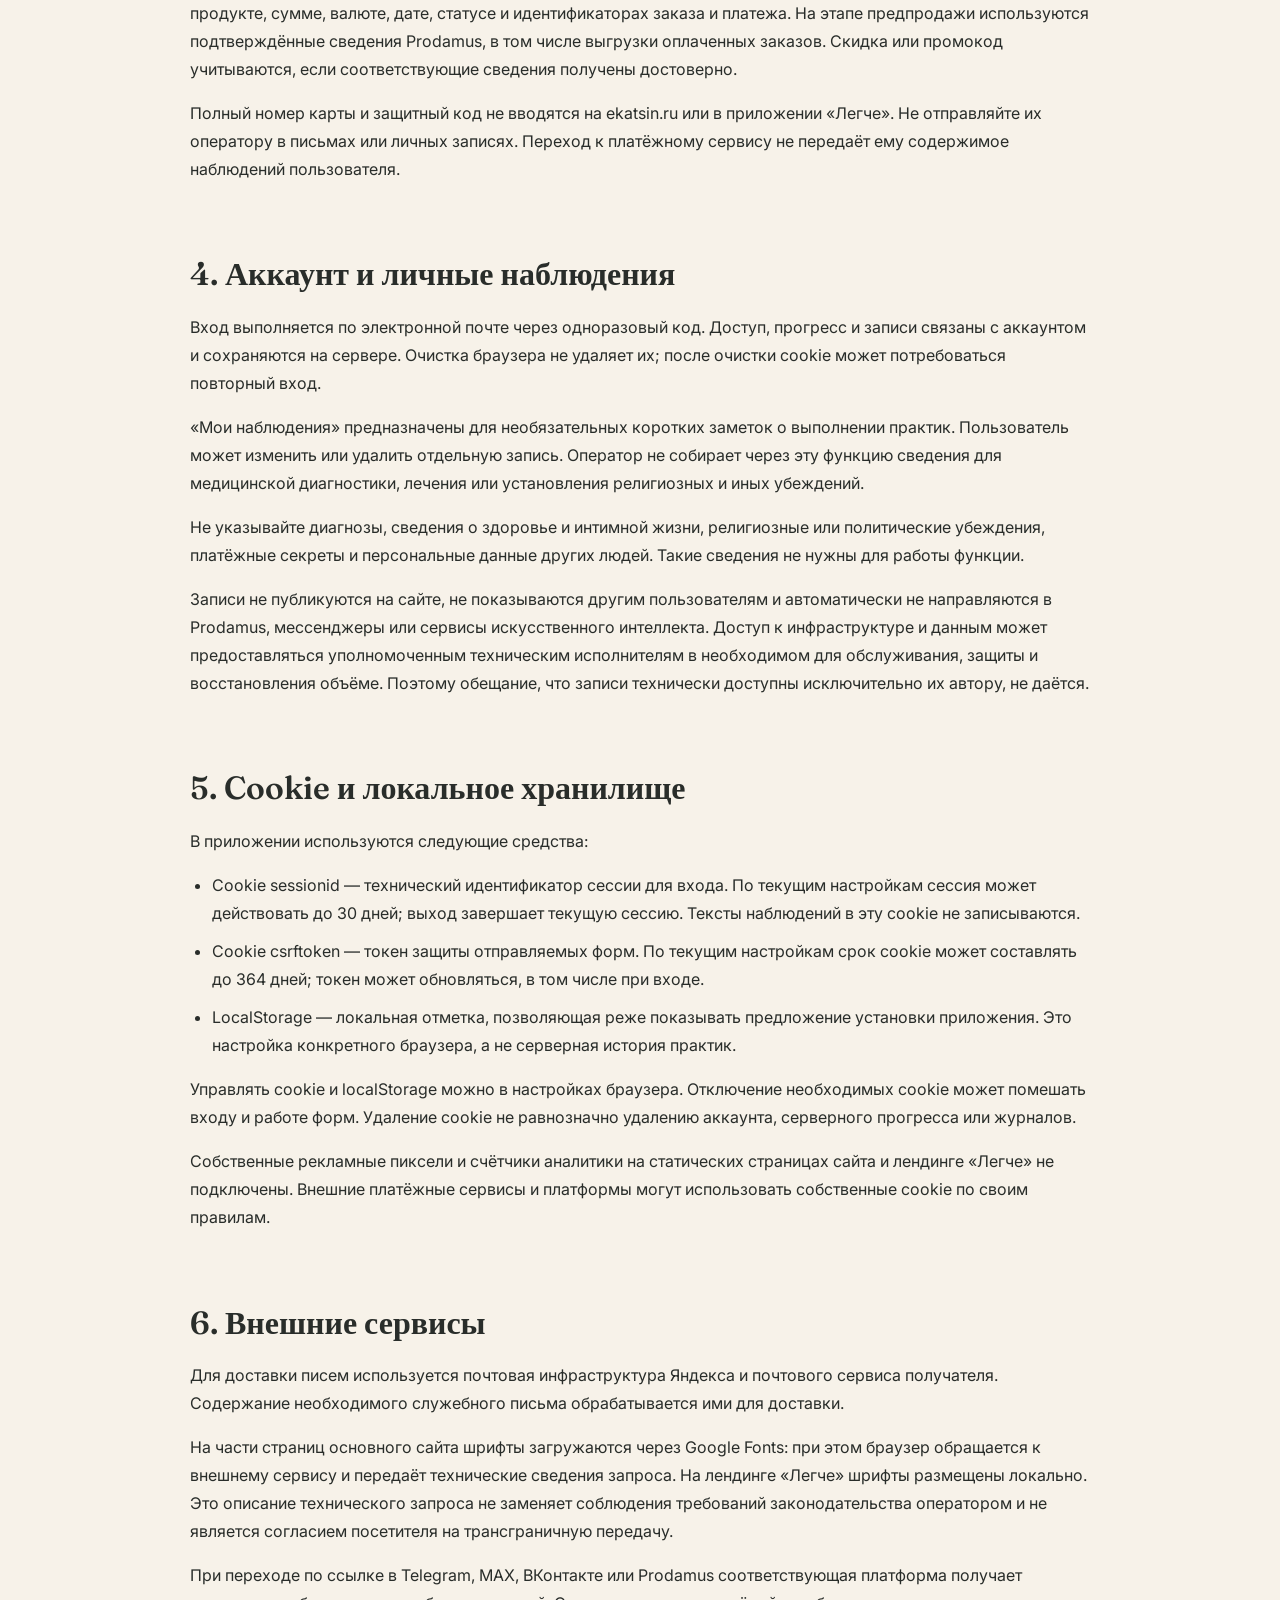
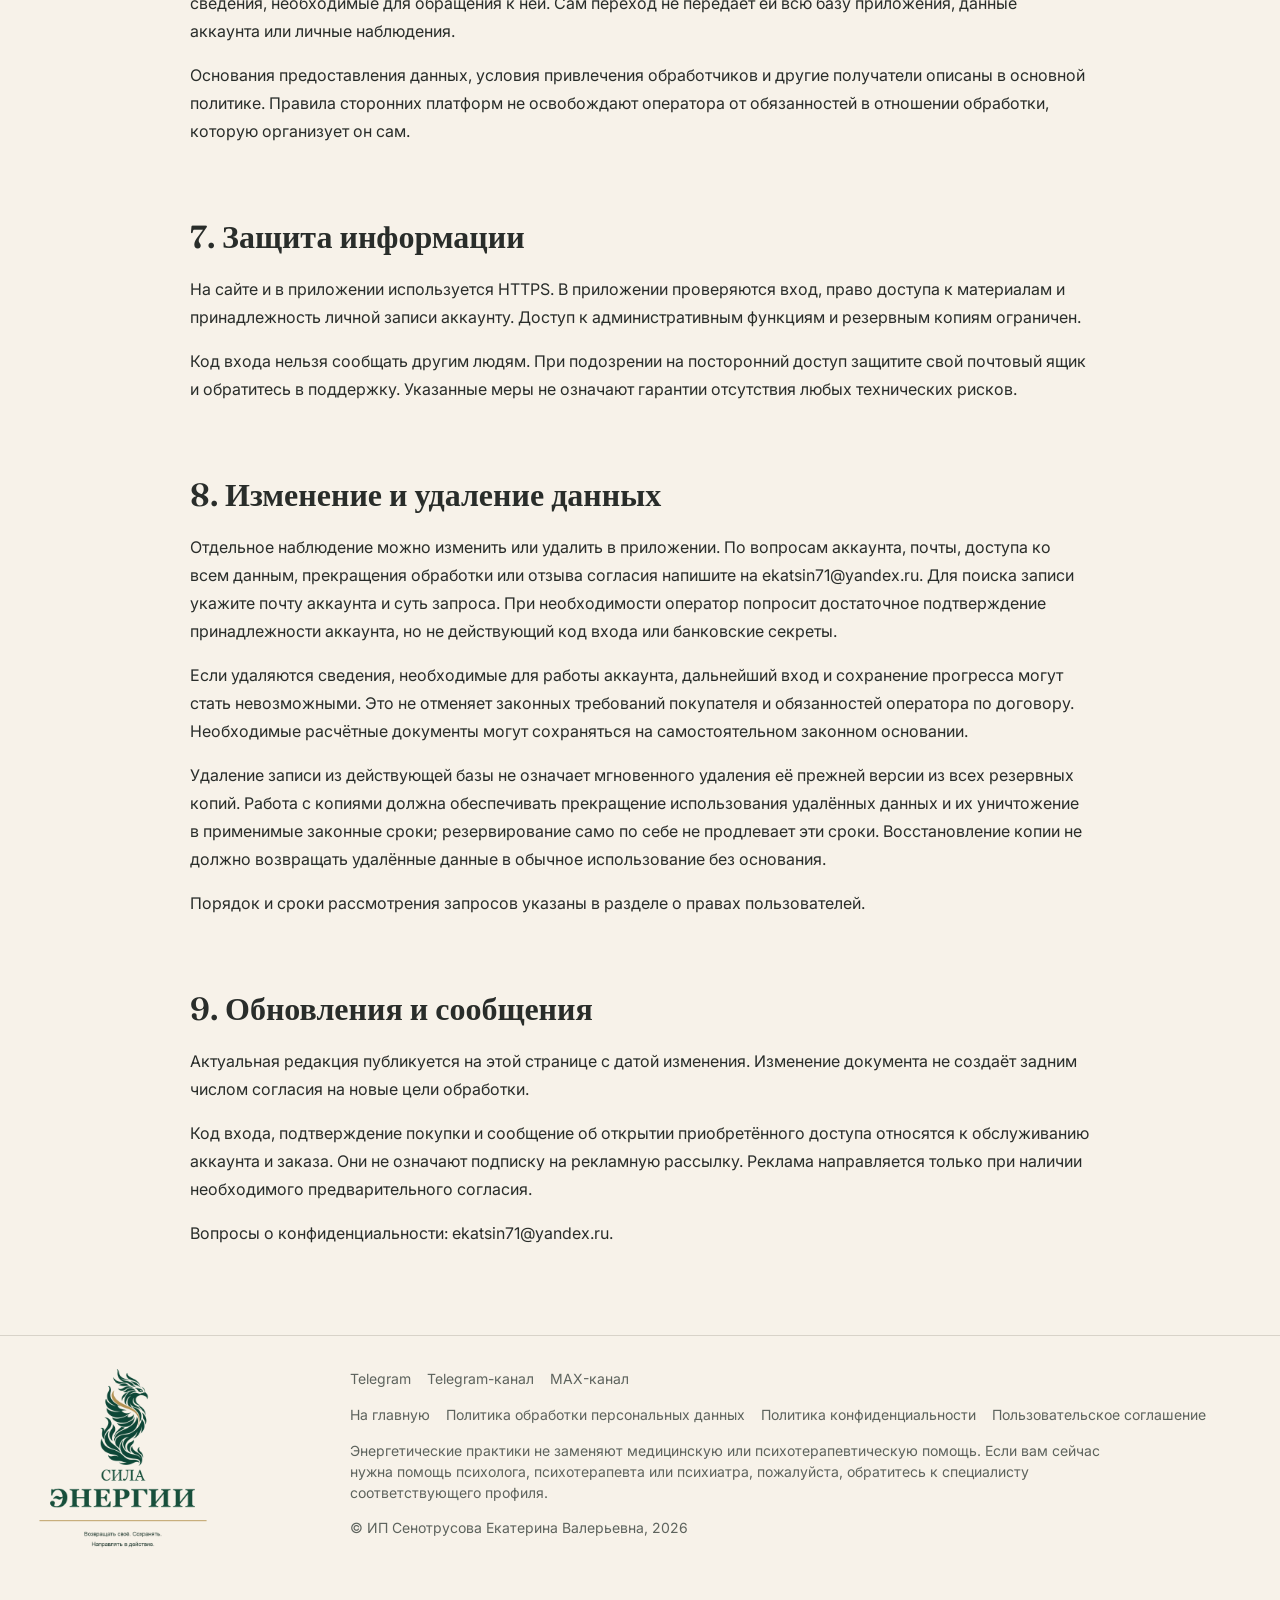
<file: confidentiality-policy.html>
<!doctype html>

<html lang="ru">

<head>

<meta charset="utf-8">

<meta name="viewport" content="width=device-width,initial-scale=1">

<link rel="icon" type="image/png" href="images/sila-energii-phoenix-mark-144.png">

<link rel="apple-touch-icon" href="apple-touch-icon.png">

<title>Политика конфиденциальности — Екатерина Сенотрусова</title>

<meta name="description" content="Как устроены конфиденциальность, cookie, оплата и личные записи.">

<meta name="robots" content="index,follow">

<link rel="canonical" href="https://ekatsin.ru/confidentiality-policy.html">

<link rel="preconnect" href="https://fonts.googleapis.com">

<link rel="preconnect" href="https://fonts.gstatic.com" crossorigin>

<link href="https://fonts.googleapis.com/css2?family=Fraunces:opsz,wght@9..144,500;9..144,600&family=Inter:wght@400;600;700;800&display=swap" rel="stylesheet">

<link rel="stylesheet" href="styles.css">

<script type="application/ld+json">{"@context": "https://schema.org", "@type": "BreadcrumbList", "itemListElement": [{"@type": "ListItem", "position": 1, "name": "Главная", "item": "https://ekatsin.ru/"}, {"@type": "ListItem", "position": 2, "name": "Политика конфиденциальности", "item": "https://ekatsin.ru/confidentiality-policy.html"}]}</script>

<style>

.legal-hero h1{font-size:clamp(2rem,6vw,3.5rem);line-height:1.15;overflow-wrap:anywhere;max-width:26ch}

.legal-document{max-width:900px}.legal-document p,.legal-document li{line-height:1.75;overflow-wrap:anywhere}

.legal-document h2{font-size:clamp(1.45rem,4vw,2rem);line-height:1.3;margin-top:2.2em;scroll-margin-top:110px}

.legal-document h3{font-size:1.18rem;line-height:1.4;margin-top:1.7em}.legal-document ul{padding-left:1.4em}

.legal-document li+li{margin-top:.65em}.legal-date{color:#52645c;font-size:.95rem}

@media print{header,footer,.to-top{display:none}.legal-document{max-width:none}a{color:inherit}}

</style>

</head>

<body>



<header>

  <div class="wrap nav">

    <a class="brand" href="index.html" aria-label="Сила энергии — на главную">

      <img class="brand-mark" src="images/sila-energii-phoenix-mark-144.png" width="48" height="48" alt="">

      <span class="brand-text"><span class="brand-name">СИЛА ЭНЕРГИИ</span><span class="brand-person">Екатерина Сенотрусова</span></span>

    </a>

    <button class="burger" type="button" aria-expanded="false" aria-label="Открыть меню">☰</button>

    <nav>

      <a href="diagnostika.html">Диагностика</a>

      <a href="individual.html">Индивидуальная работа</a>

      <a href="practitioner.html">Наставничество</a>

      <a href="events.html">Групповой формат</a>

      <a href="about.html">Обо мне</a>

    </nav>

    <a class="btn" href="https://t.me/ekaterinasenotrusova" target="_blank" rel="noopener" data-cta="contact">Начать с диагностики</a>

  </div>

</header>



<main>

<section class="hero-mini legal-hero no-reveal"><div class="wrap"><div class="eyebrow">Документы</div><h1>Политика конфиденциальности</h1></div></section>

<section class="section no-reveal"><article class="wrap legal-document"><p>Редакция от 30 октября 2026 года</p>
<p>Здесь объясняется, как используются технические сведения, cookie, информация об оплате и личные записи при посещении ekatsin.ru и использовании приложения legche.ekatsin.ru. Документ распространяется в том числе на страницы /energia/ и /legche/.</p>
<p>Цели, правовые основания, сроки обработки и права пользователей определены в <a href="privacy-policy.html">Политике обработки персональных данных</a>. Эти документы применяются совместно. Ознакомление с ними не является согласием на рекламу или публикацию ваших данных.</p>
<span id="owner" aria-hidden="true" style="scroll-margin-top:110px"></span><h2 id="operator">1. Оператор и связь</h2>
<p>Оператор — ИП Сенотрусова Екатерина Валерьевна, ИНН 800300868008, ОГРНИП 323750000016117.</p>
<p>Адрес для обращений: 672038, Россия, Забайкальский край, г. Чита, ул. Автогенная, д. 17, кв. 50. Электронная почта: <a href="mailto:ekatsin71@yandex.ru">ekatsin71@yandex.ru</a>.</p>
<h2 id="browsing">2. Посещение сайта и обращения</h2>
<p>Чтобы предоставить страницу, сервер получает IP-адрес, дату и время запроса, запрошенный адрес и сведения, переданные браузером, например о его версии. Необходимые технические сведения могут сохраняться в журналах работы и безопасности. Они не объявляются анонимными только потому, что пользователь не назвал своё имя.</p>
<p>Форма обратной связи на основном сайте подготавливает письмо в почтовом приложении посетителя. Её скрипт не отправляет заполненные поля в базу сайта. Оператор получает обращение, если посетитель действительно отправил письмо или сообщение по выбранному каналу.</p>
<p>На лендинге «Легче» нет отдельной формы регистрации: кнопка покупки открывает платёжную страницу Prodamus. Кнопка промокода копирует только текст LEGCHE; при недоступности буфера обмена показывает подсказку ручного ввода.</p>
<p>На странице /energia/ копирование и отправка ссылки выполняются по действию посетителя. Эти функции не дают сайту доступ к его переписке в мессенджере.</p>
<h2 id="payment">3. Оплата и учёт покупки</h2>
<p>Покупатель вводит данные в отдельной платёжной форме Prodamus. Состав запрашиваемых там сведений зависит от платёжной формы и способа оплаты. Правила платёжного сервиса и участвующих в расчёте организаций применяются к их собственной обработке данных.</p>
<p>Для учёта покупки и предоставления доступа оператор использует почту покупателя и необходимые сведения о продукте, сумме, валюте, дате, статусе и идентификаторах заказа и платежа. На этапе предпродажи используются подтверждённые сведения Prodamus, в том числе выгрузки оплаченных заказов. Скидка или промокод учитываются, если соответствующие сведения получены достоверно.</p>
<p>Полный номер карты и защитный код не вводятся на ekatsin.ru или в приложении «Легче». Не отправляйте их оператору в письмах или личных записях. Переход к платёжному сервису не передаёт ему содержимое наблюдений пользователя.</p>
<h2 id="account">4. Аккаунт и личные наблюдения</h2>
<p>Вход выполняется по электронной почте через одноразовый код. Доступ, прогресс и записи связаны с аккаунтом и сохраняются на сервере. Очистка браузера не удаляет их; после очистки cookie может потребоваться повторный вход.</p>
<p>«Мои наблюдения» предназначены для необязательных коротких заметок о выполнении практик. Пользователь может изменить или удалить отдельную запись. Оператор не собирает через эту функцию сведения для медицинской диагностики, лечения или установления религиозных и иных убеждений.</p>
<p>Не указывайте диагнозы, сведения о здоровье и интимной жизни, религиозные или политические убеждения, платёжные секреты и персональные данные других людей. Такие сведения не нужны для работы функции.</p>
<p>Записи не публикуются на сайте, не показываются другим пользователям и автоматически не направляются в Prodamus, мессенджеры или сервисы искусственного интеллекта. Доступ к инфраструктуре и данным может предоставляться уполномоченным техническим исполнителям в необходимом для обслуживания, защиты и восстановления объёме. Поэтому обещание, что записи технически доступны исключительно их автору, не даётся.</p>
<span id="browser" aria-hidden="true" style="scroll-margin-top:110px"></span><h2 id="cookies">5. Cookie и локальное хранилище</h2>
<p>В приложении используются следующие средства:</p>
<ul><li>Cookie sessionid — технический идентификатор сессии для входа. По текущим настройкам сессия может действовать до 30 дней; выход завершает текущую сессию. Тексты наблюдений в эту cookie не записываются.</li><li>Cookie csrftoken — токен защиты отправляемых форм. По текущим настройкам срок cookie может составлять до 364 дней; токен может обновляться, в том числе при входе.</li><li>LocalStorage — локальная отметка, позволяющая реже показывать предложение установки приложения. Это настройка конкретного браузера, а не серверная история практик.</li></ul>
<p>Управлять cookie и localStorage можно в настройках браузера. Отключение необходимых cookie может помешать входу и работе форм. Удаление cookie не равнозначно удалению аккаунта, серверного прогресса или журналов.</p>
<p>Собственные рекламные пиксели и счётчики аналитики на статических страницах сайта и лендинге «Легче» не подключены. Внешние платёжные сервисы и платформы могут использовать собственные cookie по своим правилам.</p>
<h2 id="services">6. Внешние сервисы</h2>
<p>Для доставки писем используется почтовая инфраструктура Яндекса и почтового сервиса получателя. Содержание необходимого служебного письма обрабатывается ими для доставки.</p>
<p>На части страниц основного сайта шрифты загружаются через Google Fonts: при этом браузер обращается к внешнему сервису и передаёт технические сведения запроса. На лендинге «Легче» шрифты размещены локально. Это описание технического запроса не заменяет соблюдения требований законодательства оператором и не является согласием посетителя на трансграничную передачу.</p>
<p>При переходе по ссылке в Telegram, MAX, ВКонтакте или Prodamus соответствующая платформа получает сведения, необходимые для обращения к ней. Сам переход не передаёт ей всю базу приложения, данные аккаунта или личные наблюдения.</p>
<p>Основания предоставления данных, условия привлечения обработчиков и другие получатели описаны в <a href="privacy-policy.html#recipients">основной политике</a>. Правила сторонних платформ не освобождают оператора от обязанностей в отношении обработки, которую организует он сам.</p>
<h2 id="protection">7. Защита информации</h2>
<p>На сайте и в приложении используется HTTPS. В приложении проверяются вход, право доступа к материалам и принадлежность личной записи аккаунту. Доступ к административным функциям и резервным копиям ограничен.</p>
<p>Код входа нельзя сообщать другим людям. При подозрении на посторонний доступ защитите свой почтовый ящик и обратитесь в поддержку. Указанные меры не означают гарантии отсутствия любых технических рисков.</p>
<span id="delete" aria-hidden="true" style="scroll-margin-top:110px"></span><h2 id="rights">8. Изменение и удаление данных</h2>
<p>Отдельное наблюдение можно изменить или удалить в приложении. По вопросам аккаунта, почты, доступа ко всем данным, прекращения обработки или отзыва согласия напишите на <a href="mailto:ekatsin71@yandex.ru">ekatsin71@yandex.ru</a>. Для поиска записи укажите почту аккаунта и суть запроса. При необходимости оператор попросит достаточное подтверждение принадлежности аккаунта, но не действующий код входа или банковские секреты.</p>
<p>Если удаляются сведения, необходимые для работы аккаунта, дальнейший вход и сохранение прогресса могут стать невозможными. Это не отменяет законных требований покупателя и обязанностей оператора по договору. Необходимые расчётные документы могут сохраняться на самостоятельном законном основании.</p>
<p>Удаление записи из действующей базы не означает мгновенного удаления её прежней версии из всех резервных копий. Работа с копиями должна обеспечивать прекращение использования удалённых данных и их уничтожение в применимые законные сроки; резервирование само по себе не продлевает эти сроки. Восстановление копии не должно возвращать удалённые данные в обычное использование без основания.</p>
<p>Порядок и сроки рассмотрения запросов указаны в <a href="privacy-policy.html#rights">разделе о правах пользователей</a>.</p>
<h2 id="changes">9. Обновления и сообщения</h2>
<p>Актуальная редакция публикуется на этой странице с датой изменения. Изменение документа не создаёт задним числом согласия на новые цели обработки.</p>
<p>Код входа, подтверждение покупки и сообщение об открытии приобретённого доступа относятся к обслуживанию аккаунта и заказа. Они не означают подписку на рекламную рассылку. Реклама направляется только при наличии необходимого предварительного согласия.</p>
<p>Вопросы о конфиденциальности: <a href="mailto:ekatsin71@yandex.ru">ekatsin71@yandex.ru</a>.</p></article></section>

</main>



<footer>

  <div class="wrap foot-grid">

    <img class="foot-logo" src="images/sila-energii-logo-square-transparent.png" width="260" height="260" loading="lazy" decoding="async" alt="Сила энергии — энергокоучинг и наставничество Екатерины Сенотрусовой">

    <div class="foot-main">

    <div class="foot-links">

      <a href="https://t.me/ekaterinasenotrusova" target="_blank" rel="noopener">Telegram</a>

      <a href="https://t.me/Ekaterina_Senotrusova" target="_blank" rel="noopener">Telegram-канал</a>

      <a href="https://max.ru/join/tO2815cbAxQLdT1Bpkj2HiOghmmXN9vri4jWcZj6SG8" target="_blank" rel="noopener">MAX-канал</a>

    </div>

    <div class="foot-links">

      <a href="index.html">На главную</a>

      <a href="privacy-policy.html">Политика обработки персональных данных</a>

      <a href="confidentiality-policy.html">Политика конфиденциальности</a>

      <a href="user-agreement.html">Пользовательское соглашение</a>

    </div>

    <p class="disclaimer">Энергетические практики не заменяют медицинскую или психотерапевтическую помощь. Если вам сейчас нужна помощь психолога, психотерапевта или психиатра, пожалуйста, обратитесь к специалисту соответствующего профиля.</p>

    © ИП Сенотрусова Екатерина Валерьевна, 2026

    </div>

  </div>

</footer>



<button class="to-top" type="button" aria-label="Наверх">↑</button>



<script src="interactions.js"></script>



</body>

</html>
</file>
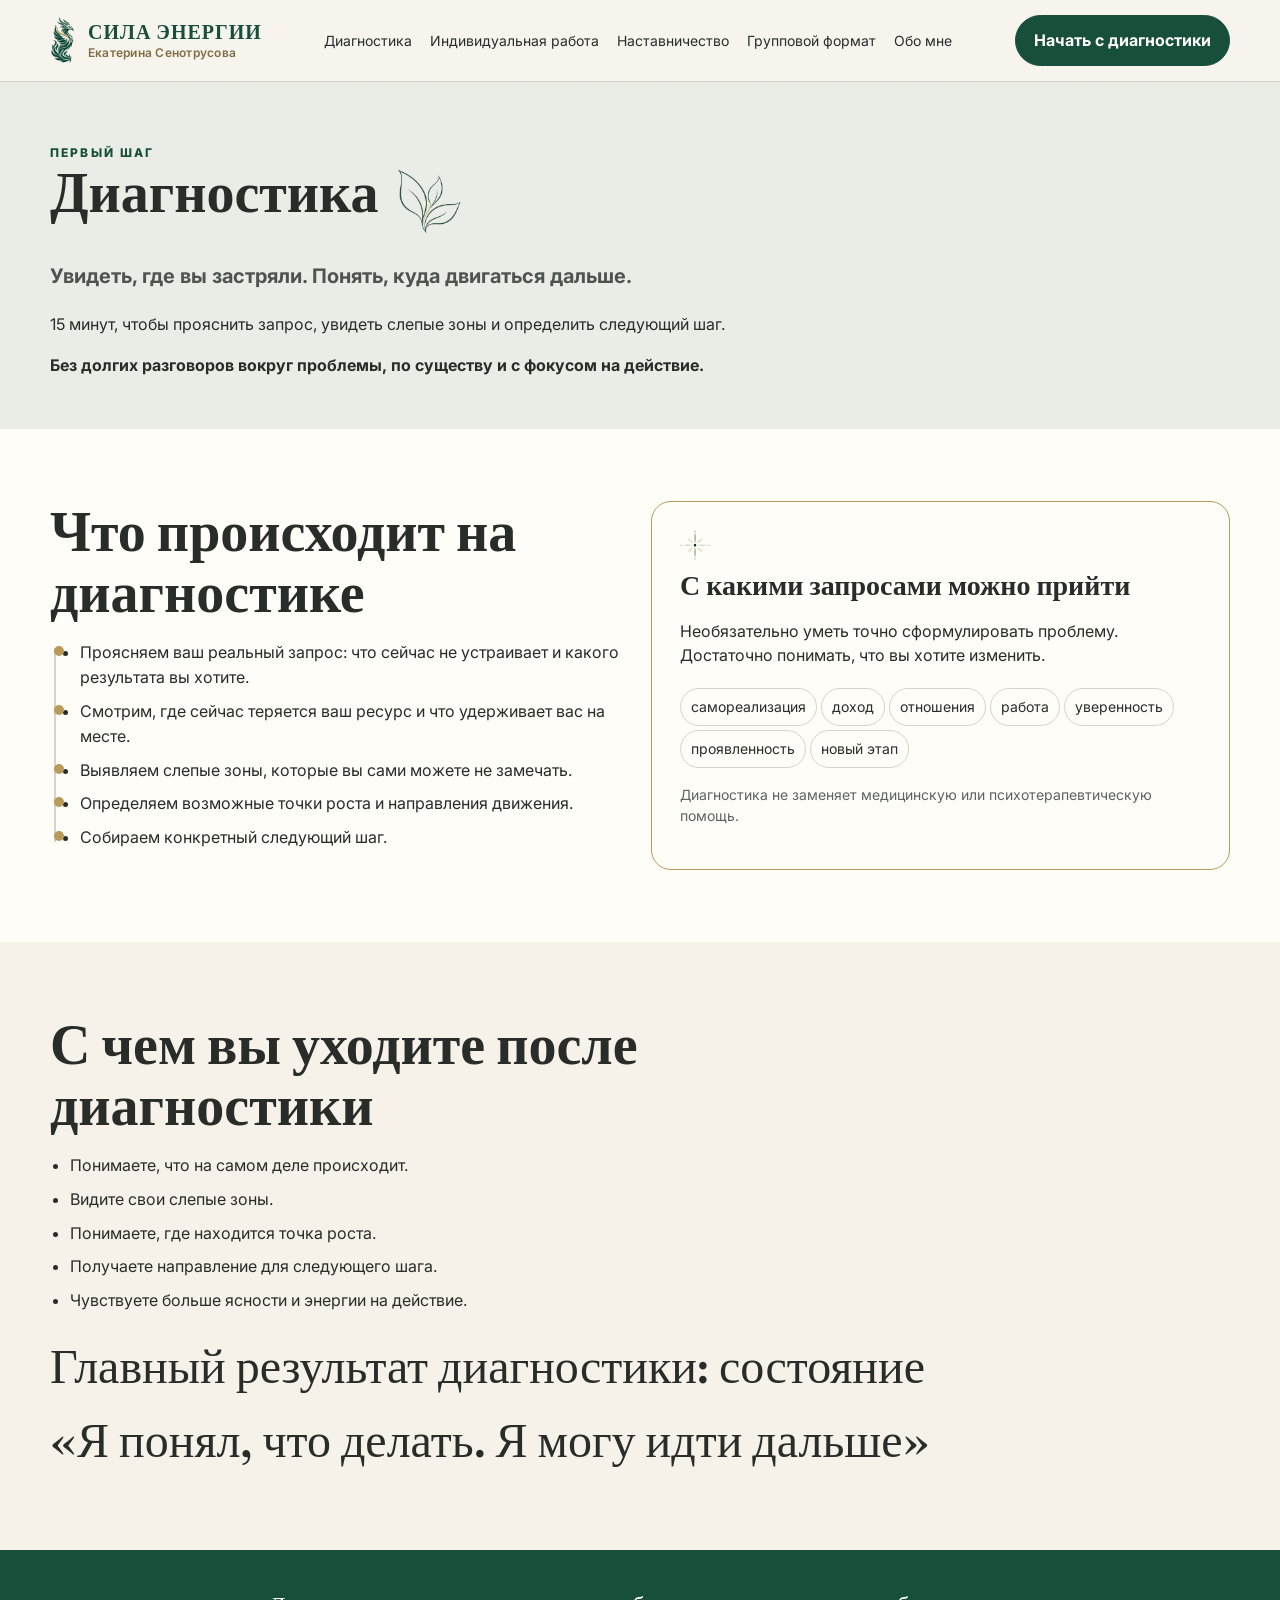
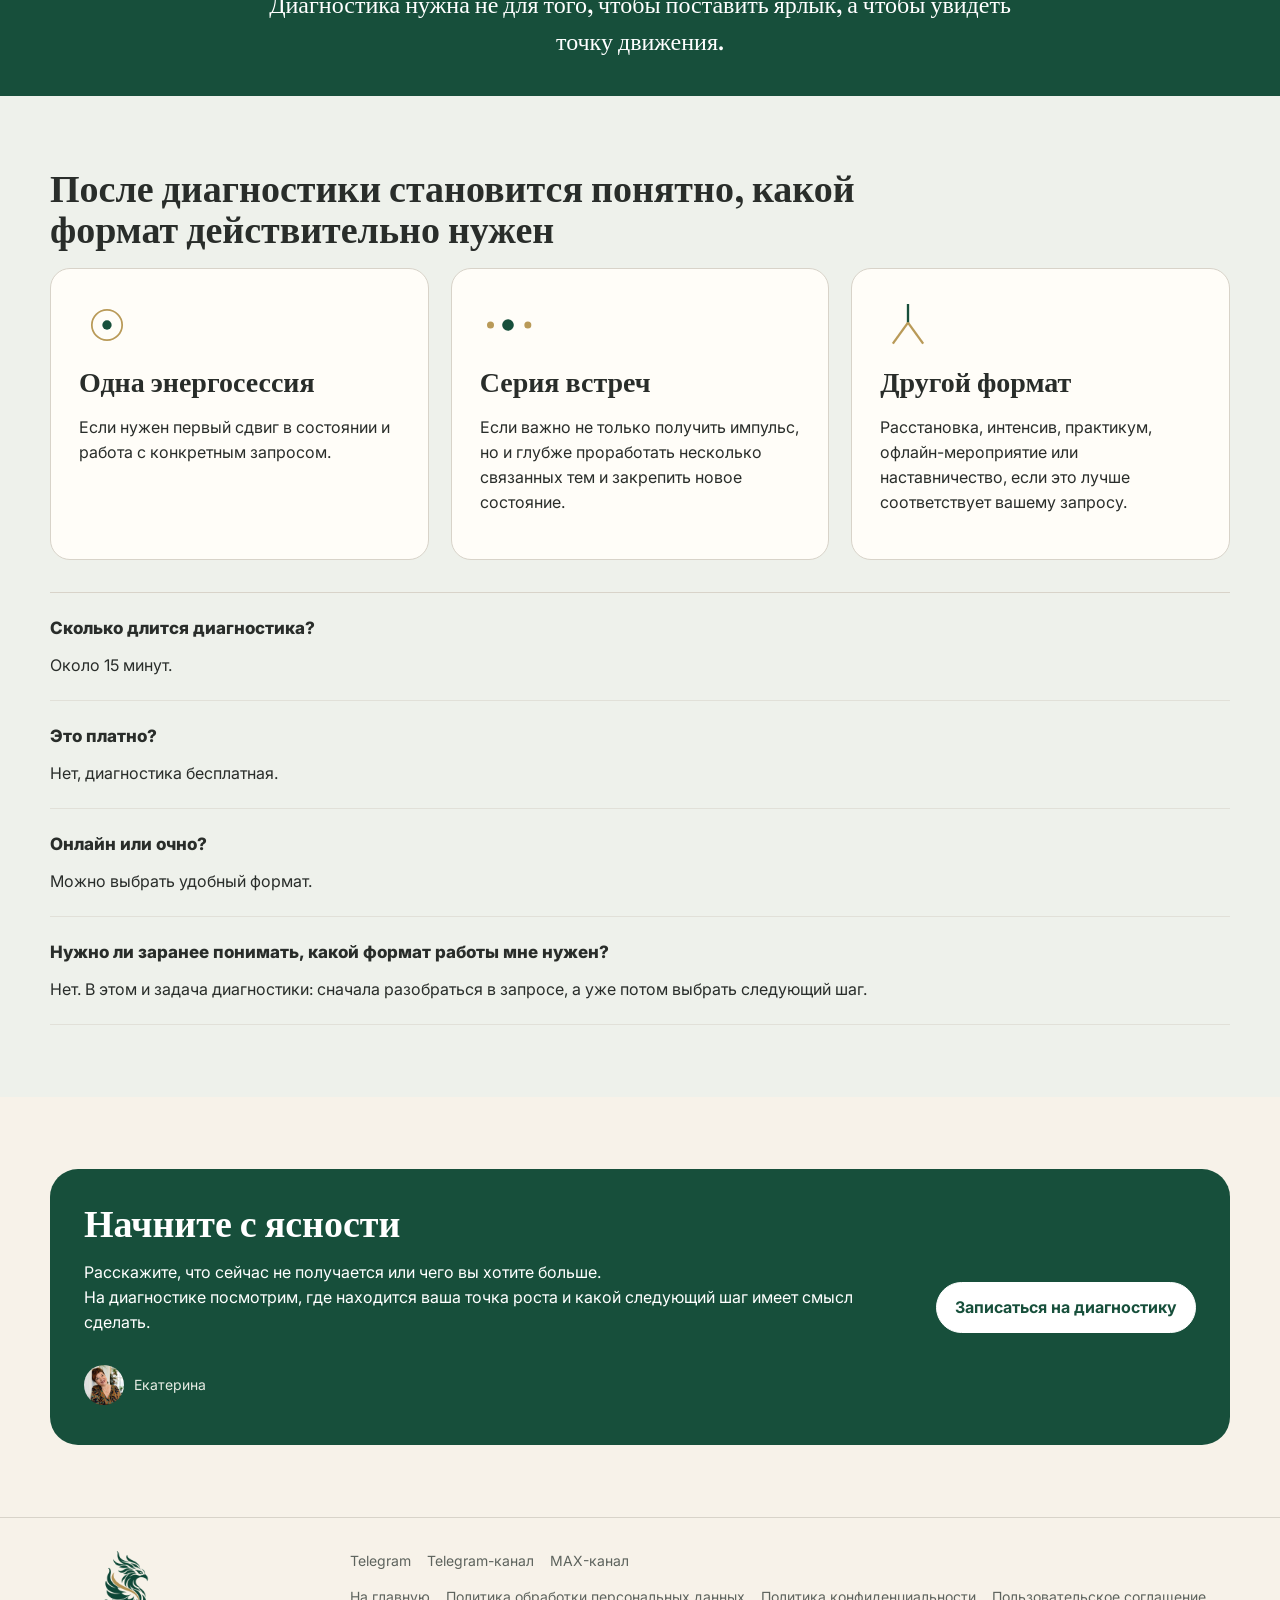
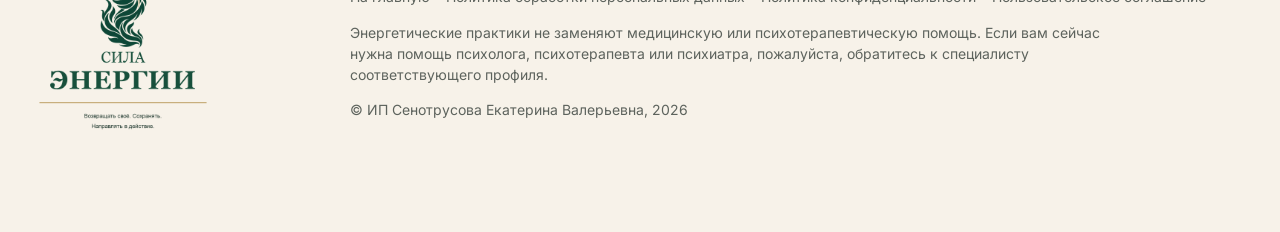
<file: diagnostika.html>
<!doctype html>
<html lang="ru">
<head>
<meta charset="utf-8">
<meta name="viewport" content="width=device-width,initial-scale=1">
<link rel="icon" type="image/png" href="images/sila-energii-phoenix-mark-144.png">
<link rel="apple-touch-icon" href="apple-touch-icon.png">
<title>Диагностика у энергокоуча — бесплатно, 15 минут</title>
<meta name="description" content="Бесплатная диагностика с энергокоучем Екатериной Сенотрусовой: разбираем ваш запрос, находим точку роста и следующий шаг. Онлайн или очно, 15 минут.">
<meta name="robots" content="index,follow">
<link rel="canonical" href="https://ekatsin.ru/diagnostika.html">
<meta property="og:type" content="website">
<meta property="og:locale" content="ru_RU">
<meta property="og:site_name" content="Екатерина Сенотрусова">
<meta property="og:title" content="Диагностика у энергокоуча — бесплатно, 15 минут">
<meta property="og:description" content="Разбираем ваш реальный запрос, смотрим, где теряется ресурс, и определяем следующий шаг. Бесплатно, 15 минут, онлайн или очно.">
<meta property="og:url" content="https://ekatsin.ru/diagnostika.html">
<meta property="og:image" content="https://ekatsin.ru/images/ekaterina-portrait.jpg">
<meta name="twitter:card" content="summary_large_image">
<meta name="twitter:title" content="Диагностика у энергокоуча — бесплатно, 15 минут">
<meta name="twitter:image" content="https://ekatsin.ru/images/ekaterina-portrait.jpg">
<link rel="preconnect" href="https://fonts.googleapis.com">
<link rel="preconnect" href="https://fonts.gstatic.com" crossorigin>
<link href="https://fonts.googleapis.com/css2?family=Fraunces:opsz,wght@9..144,500;9..144,600&family=Inter:wght@400;600;700;800&display=swap" rel="stylesheet">
<link rel="stylesheet" href="styles.css">
<script type="application/ld+json">
{
  "@context": "https://schema.org",
  "@type": "Service",
  "serviceType": "Диагностика запроса",
  "provider": { "@type": "Person", "name": "Екатерина Валерьевна Сенотрусова" },
  "areaServed": "RU",
  "description": "Бесплатная 15-минутная диагностика: проясняем реальный запрос, находим точку роста и следующий шаг.",
  "offers": {
    "@type": "Offer",
    "price": "0",
    "priceCurrency": "RUB"
  }
}
</script>
<script type="application/ld+json">
{
  "@context": "https://schema.org",
  "@type": "FAQPage",
  "mainEntity": [
    { "@type": "Question", "name": "Сколько длится диагностика?", "acceptedAnswer": { "@type": "Answer", "text": "Около 15 минут." } },
    { "@type": "Question", "name": "Это платно?", "acceptedAnswer": { "@type": "Answer", "text": "Нет, диагностика бесплатная." } },
    { "@type": "Question", "name": "Онлайн или очно?", "acceptedAnswer": { "@type": "Answer", "text": "Можно выбрать удобный формат." } },
    { "@type": "Question", "name": "Нужно ли заранее понимать, какой формат работы мне нужен?", "acceptedAnswer": { "@type": "Answer", "text": "Нет. В этом и задача диагностики: сначала разобраться в запросе, а уже потом выбрать следующий шаг." } }
  ]
}
</script>
<script type="application/ld+json">
{
  "@context": "https://schema.org",
  "@type": "BreadcrumbList",
  "itemListElement": [
    { "@type": "ListItem", "position": 1, "name": "Главная", "item": "https://ekatsin.ru/index.html" },
    { "@type": "ListItem", "position": 2, "name": "Диагностика", "item": "https://ekatsin.ru/diagnostika.html" }
  ]
}
</script>
</head>
<body>

<header>
  <div class="wrap nav">
    <a class="brand" href="index.html" aria-label="Сила энергии — на главную">
      <img class="brand-mark" src="images/sila-energii-phoenix-mark-144.png" width="48" height="48" alt="">
      <span class="brand-text"><span class="brand-name">СИЛА ЭНЕРГИИ</span><span class="brand-person">Екатерина Сенотрусова</span></span>
    </a>
    <button class="burger" type="button" aria-expanded="false" aria-label="Открыть меню">☰</button>
    <nav>
      <a href="diagnostika.html">Диагностика</a>
      <a href="individual.html">Индивидуальная работа</a>
      <a href="practitioner.html">Наставничество</a>
      <a href="events.html">Групповой формат</a>
      <a href="about.html">Обо мне</a>
    </nav>
    <a class="btn" href="https://t.me/ekaterinasenotrusova" target="_blank" rel="noopener" data-cta="contact">Начать с диагностики</a>
  </div>
</header>


<main>
<section class="hero-mini no-reveal bg-sage"><div class="wrap">
<div class="eyebrow">Первый шаг</div>
<div class="diag-title-row">
<h1>Диагностика</h1>
<img class="diag-leaf" src="images/diag-leaf.png" alt="">
</div>
<p class="lead"><b>Увидеть, где вы застряли. Понять, куда двигаться дальше.</b></p>
<p>15 минут, чтобы прояснить запрос, увидеть слепые зоны и определить следующий шаг.</p>
<p><b>Без долгих разговоров вокруг проблемы, по существу и с фокусом на действие.</b></p>
</div></section>
<section class="section no-reveal bg-milk"><div class="wrap grid grid-2">
<div>
<h2>Что происходит на диагностике</h2>
<ul class="list-clean diag-path-list">
<li>Проясняем ваш реальный запрос: что сейчас не устраивает и какого результата вы хотите.</li>
<li>Смотрим, где сейчас теряется ваш ресурс и что удерживает вас на месте.</li>
<li>Выявляем слепые зоны, которые вы сами можете не замечать.</li>
<li>Определяем возможные точки роста и направления движения.</li>
<li>Собираем конкретный следующий шаг.</li>
</ul>
</div>
<div class="card diag-highlight">
<div class="diag-highlight-icon"><img src="images/diag-compass.png" alt=""></div>
<h3>С какими запросами можно прийти</h3>
<p>Необязательно уметь точно сформулировать проблему. Достаточно понимать, что вы хотите изменить.</p>
<span class="pill">самореализация</span><span class="pill">доход</span><span class="pill">отношения</span><span class="pill">работа</span><span class="pill">уверенность</span><span class="pill">проявленность</span><span class="pill">новый этап</span>
<p class="notice">Диагностика не заменяет медицинскую или психотерапевтическую помощь.</p>
</div>
</div></section>
<section class="section no-reveal"><div class="wrap">
<h2>С чем вы уходите после диагностики</h2>
<ul class="list-clean">
<li>Понимаете, что на самом деле происходит.</li>
<li>Видите свои слепые зоны.</li>
<li>Понимаете, где находится точка роста.</li>
<li>Получаете направление для следующего шага.</li>
<li>Чувствуете больше ясности и энергии на действие.</li>
</ul>
<p class="quote">Главный результат диагностики: состояние<br>«Я понял, что делать. Я могу идти дальше»</p>
</div></section>
<section class="section diag-accent"><div class="wrap">
<p>Диагностика нужна не для того, чтобы поставить ярлык, а чтобы увидеть точку движения.</p>
</div></section>
<section class="section bg-mint"><div class="wrap">
<h2 class="h2-compact">После диагностики становится понятно, какой формат действительно нужен</h2>
<div class="grid grid-3">
<div class="card"><svg class="diag-card-icon" viewBox="0 0 48 48"><circle cx="24" cy="24" r="4" fill="var(--accent)"/><circle cx="24" cy="24" r="13" fill="none" stroke="var(--accent2)" stroke-width="1.5"/></svg><h3>Одна энергосессия</h3><p>Если нужен первый сдвиг в состоянии и работа с конкретным запросом.</p></div>
<div class="card"><svg class="diag-card-icon" viewBox="0 0 48 48"><circle cx="9" cy="24" r="3" fill="var(--accent2)"/><circle cx="24" cy="24" r="5" fill="var(--accent)"/><circle cx="41" cy="24" r="3" fill="var(--accent2)"/></svg><h3>Серия встреч</h3><p>Если важно не только получить импульс, но и глубже проработать несколько связанных тем и закрепить новое состояние.</p></div>
<div class="card"><svg class="diag-card-icon" viewBox="0 0 48 48"><path d="M24 6 V22" stroke="var(--accent)" stroke-width="2" fill="none"/><path d="M24 22 L11 40" stroke="var(--accent2)" stroke-width="2" fill="none"/><path d="M24 22 L37 40" stroke="var(--accent2)" stroke-width="2" fill="none"/></svg><h3>Другой формат</h3><p>Расстановка, интенсив, практикум, офлайн-мероприятие или наставничество, если это лучше соответствует вашему запросу.</p></div>
</div>
<div class="faq">
  <div class="faq-item"><b>Сколько длится диагностика?</b>Около 15 минут.</div>
  <div class="faq-item"><b>Это платно?</b>Нет, диагностика бесплатная.</div>
  <div class="faq-item"><b>Онлайн или очно?</b>Можно выбрать удобный формат.</div>
  <div class="faq-item"><b>Нужно ли заранее понимать, какой формат работы мне нужен?</b>Нет. В этом и задача диагностики: сначала разобраться в запросе, а уже потом выбрать следующий шаг.</div>
</div>
</div></section>
<section class="section"><div class="wrap">
<div class="cta">
  <div><h2>Начните с ясности</h2><p>Расскажите, что сейчас не получается или чего вы хотите больше.<br>На диагностике посмотрим, где находится ваша точка роста и какой следующий шаг имеет смысл сделать.</p><div class="portrait-signature"><img src="images/ekaterina-portrait.jpg" alt=""> Екатерина</div></div>
  <a class="btn magnetic" href="https://t.me/ekaterinasenotrusova" target="_blank" rel="noopener" data-cta="contact">Записаться на диагностику</a>
</div>
</div></section>
</main>

<footer>
  <div class="wrap foot-grid">
    <img class="foot-logo" src="images/sila-energii-logo-square-transparent.png" width="260" height="260" loading="lazy" decoding="async" alt="Сила энергии — энергокоучинг и наставничество Екатерины Сенотрусовой">
    <div class="foot-main">
    <div class="foot-links">
      <a href="https://t.me/ekaterinasenotrusova" target="_blank" rel="noopener">Telegram</a>
      <a href="https://t.me/Ekaterina_Senotrusova" target="_blank" rel="noopener">Telegram-канал</a>
      <a href="https://max.ru/join/tO2815cbAxQLdT1Bpkj2HiOghmmXN9vri4jWcZj6SG8" target="_blank" rel="noopener">MAX-канал</a>
    </div>
    <div class="foot-links">
      <a href="index.html">На главную</a>
      <a href="privacy-policy.html">Политика обработки персональных данных</a>
      <a href="confidentiality-policy.html">Политика конфиденциальности</a>
      <a href="user-agreement.html">Пользовательское соглашение</a>
    </div>
    <p class="disclaimer">Энергетические практики не заменяют медицинскую или психотерапевтическую помощь. Если вам сейчас нужна помощь психолога, психотерапевта или психиатра, пожалуйста, обратитесь к специалисту соответствующего профиля.</p>
    © ИП Сенотрусова Екатерина Валерьевна, 2026
    </div>
  </div>
</footer>

<button class="to-top" type="button" aria-label="Наверх">↑</button>

<script src="interactions.js"></script>

</body>
</html>
</file>
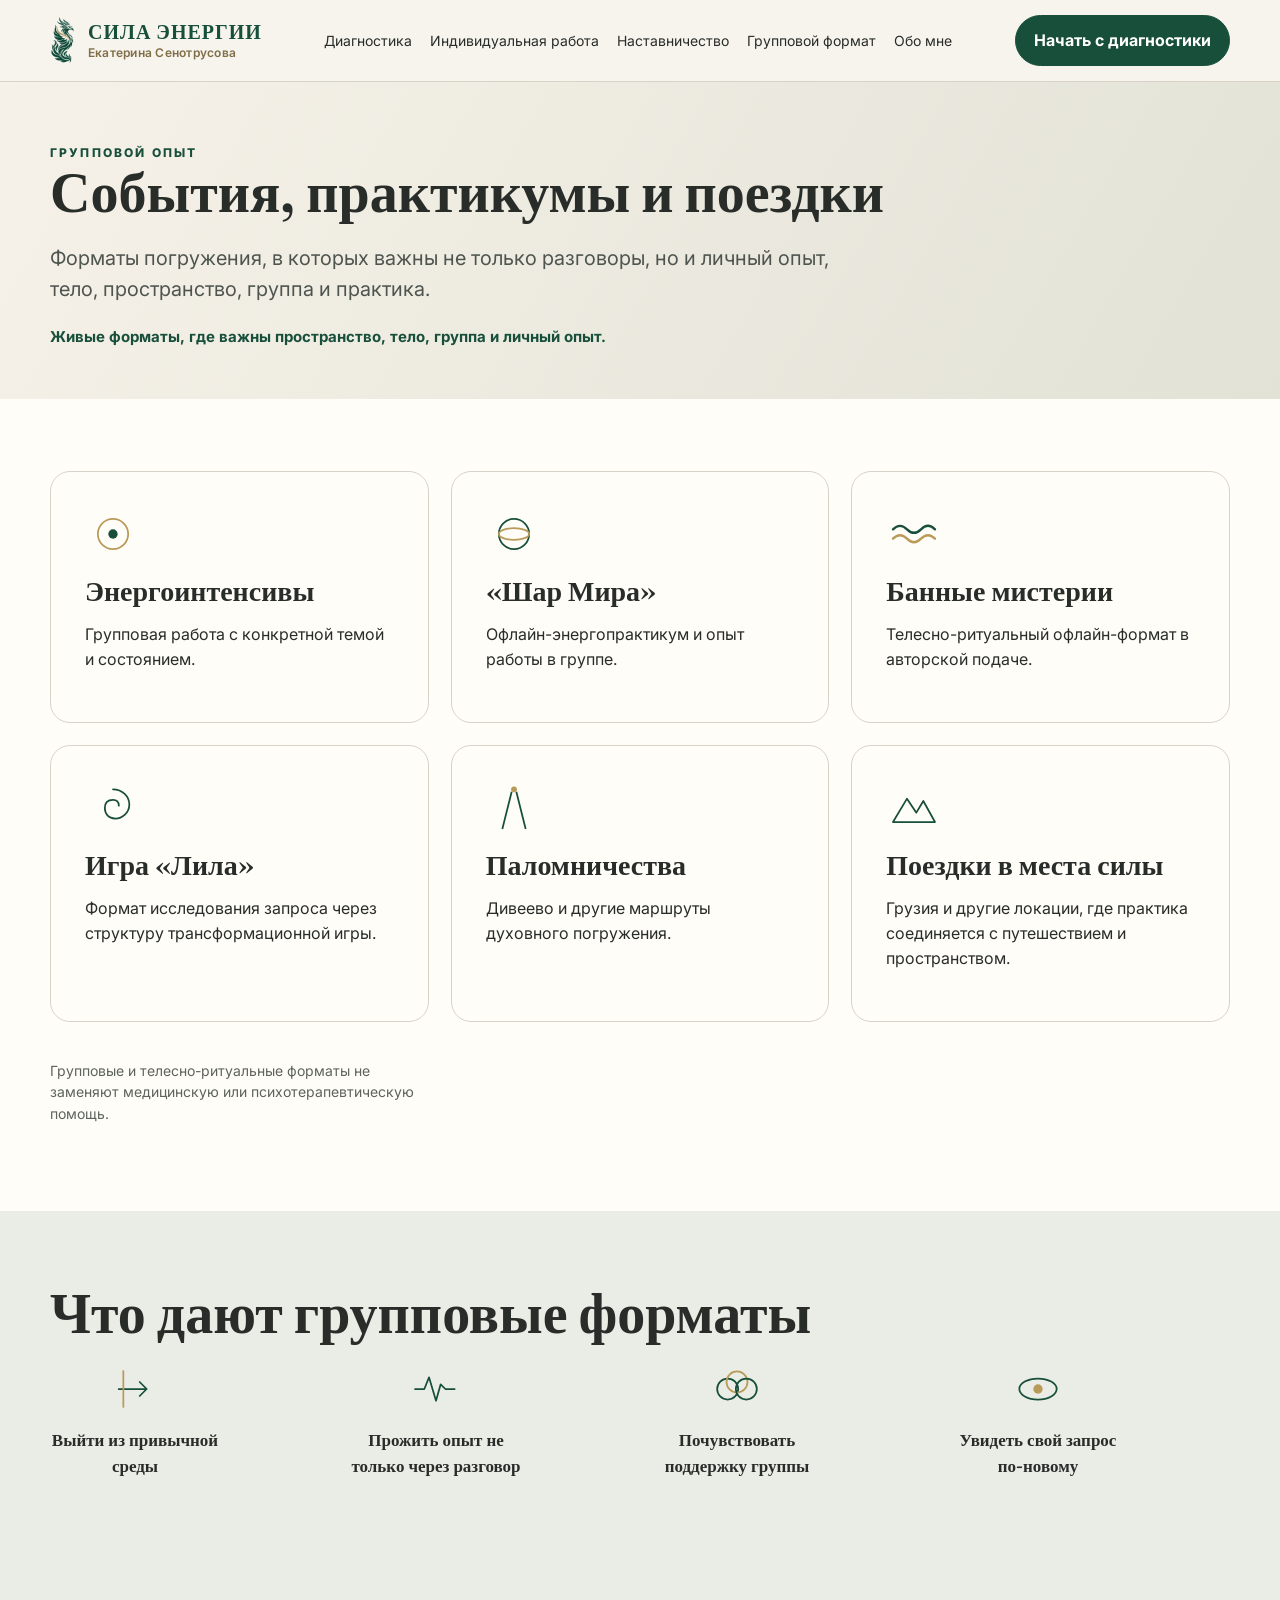
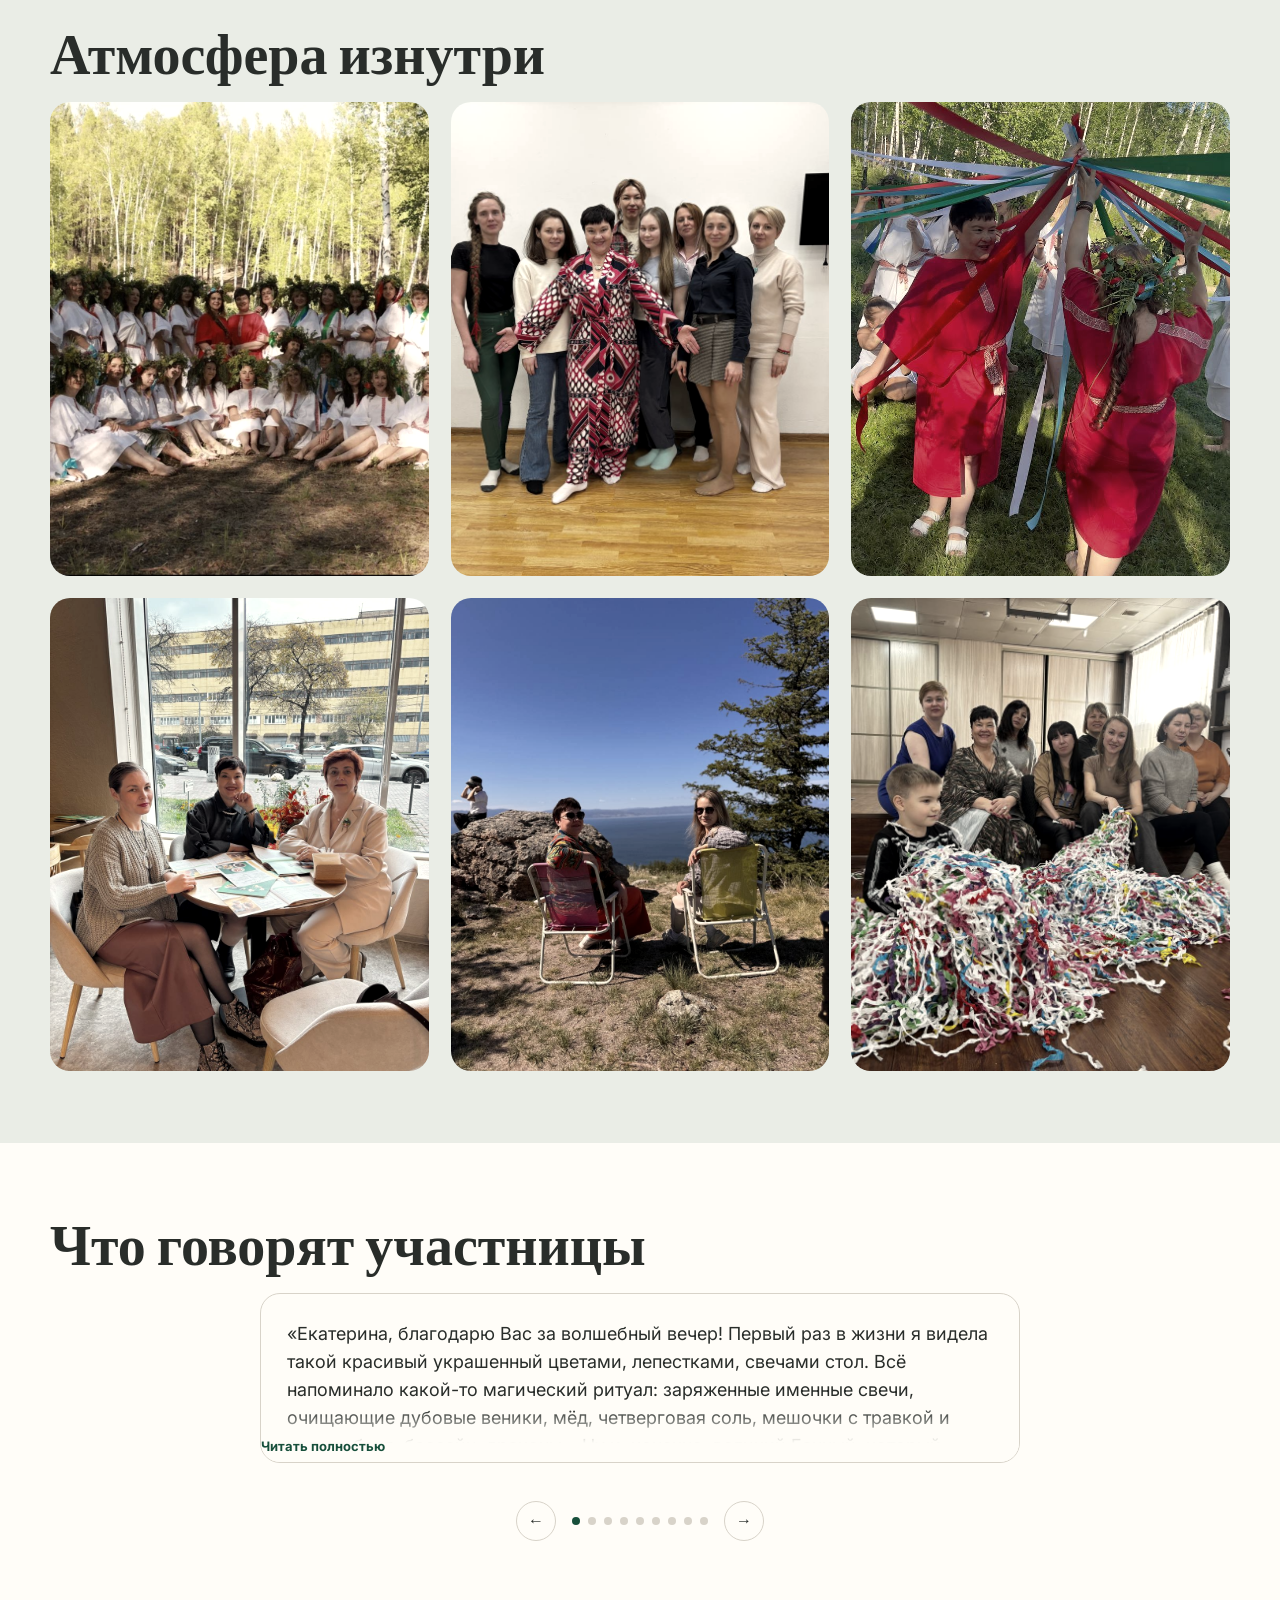
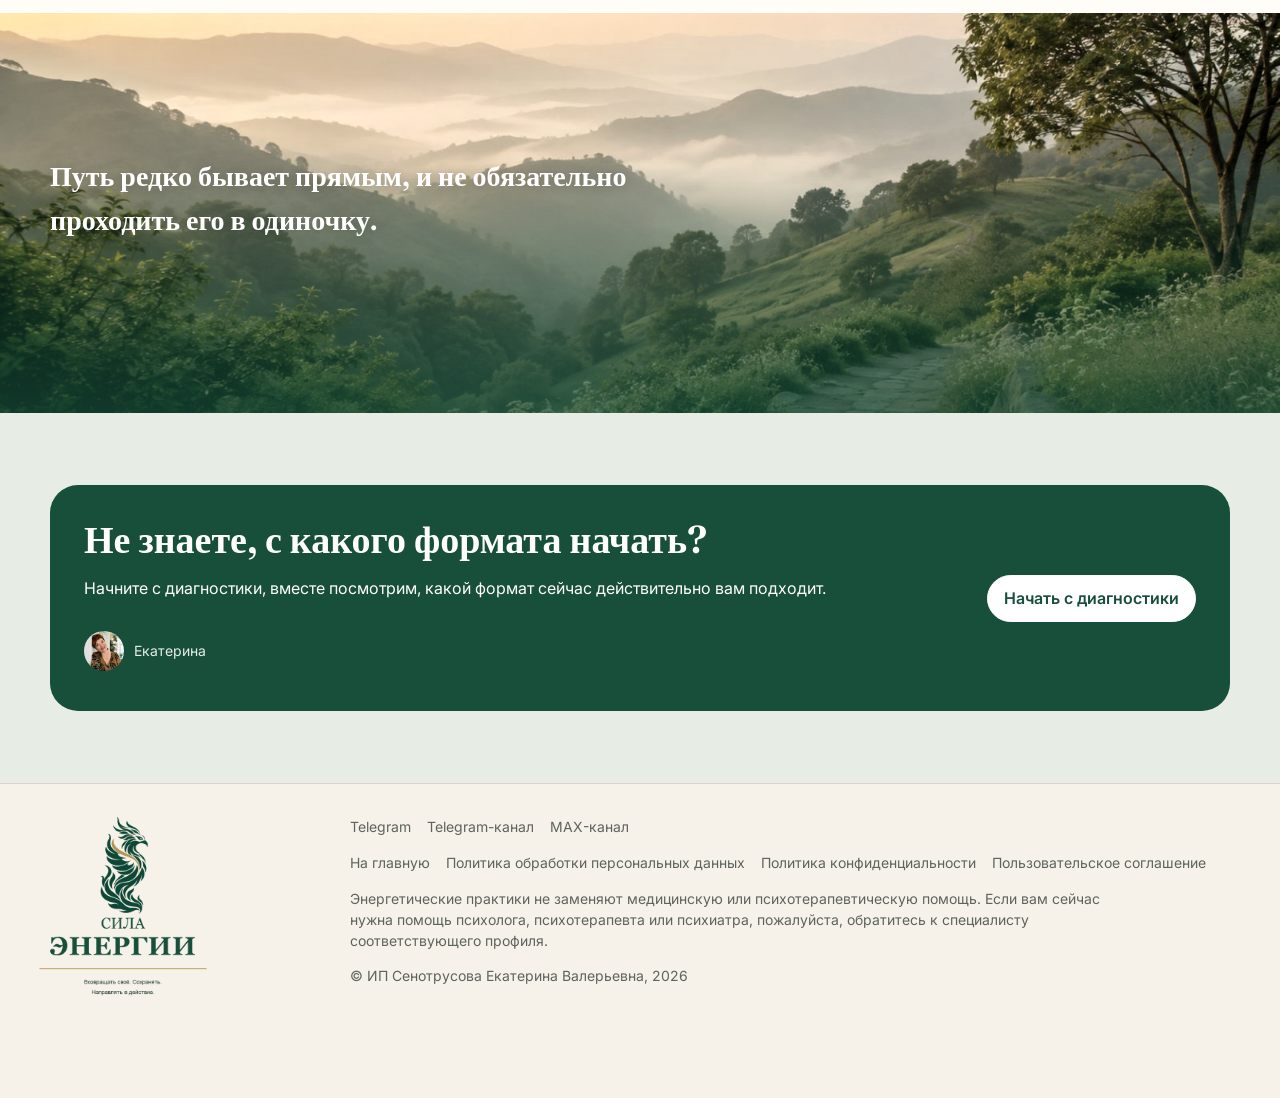
<file: events.html>
<!doctype html>
<html lang="ru">
<head>
<meta charset="utf-8">
<meta name="viewport" content="width=device-width,initial-scale=1">
<link rel="icon" type="image/png" href="images/sila-energii-phoenix-mark-144.png">
<link rel="apple-touch-icon" href="apple-touch-icon.png">
<title>События и практикумы — энергоинтенсивы, банные мистерии, поездки</title>
<meta name="description" content="Энергоинтенсивы, «Шар Мира», банные мистерии, игра «Лила», паломничества и поездки в места силы с энергокоучем Екатериной Сенотрусовой.">
<meta name="robots" content="index,follow">
<link rel="canonical" href="https://ekatsin.ru/events.html">
<meta property="og:type" content="website">
<meta property="og:locale" content="ru_RU">
<meta property="og:site_name" content="Екатерина Сенотрусова">
<meta property="og:title" content="События и практикумы — энергоинтенсивы, банные мистерии, поездки">
<meta property="og:description" content="Групповые форматы: энергоинтенсивы, «Шар Мира», банные мистерии, игра «Лила», паломничества и поездки в места силы.">
<meta property="og:url" content="https://ekatsin.ru/events.html">
<meta property="og:image" content="https://ekatsin.ru/images/events-wreaths.jpg">
<meta name="twitter:card" content="summary_large_image">
<meta name="twitter:title" content="События и практикумы — энергоинтенсивы, банные мистерии, поездки">
<meta name="twitter:image" content="https://ekatsin.ru/images/events-wreaths.jpg">
<link rel="preconnect" href="https://fonts.googleapis.com">
<link rel="preconnect" href="https://fonts.gstatic.com" crossorigin>
<link href="https://fonts.googleapis.com/css2?family=Fraunces:opsz,wght@9..144,500;9..144,600&family=Inter:wght@400;600;700;800&display=swap" rel="stylesheet">
<link rel="stylesheet" href="styles.css">
<script type="application/ld+json">
{
  "@context": "https://schema.org",
  "@type": "Service",
  "serviceType": "Групповые энергопрактики и поездки",
  "provider": { "@type": "Person", "name": "Екатерина Валерьевна Сенотрусова" },
  "areaServed": "RU",
  "description": "Энергоинтенсивы, «Шар Мира», банные мистерии, игра «Лила», паломничества и поездки в места силы."
}
</script>
<script type="application/ld+json">
{
  "@context": "https://schema.org",
  "@type": "BreadcrumbList",
  "itemListElement": [
    { "@type": "ListItem", "position": 1, "name": "Главная", "item": "https://ekatsin.ru/index.html" },
    { "@type": "ListItem", "position": 2, "name": "События", "item": "https://ekatsin.ru/events.html" }
  ]
}
</script>
</head>
<body>

<header>
  <div class="wrap nav">
    <a class="brand" href="index.html" aria-label="Сила энергии — на главную">
      <img class="brand-mark" src="images/sila-energii-phoenix-mark-144.png" width="48" height="48" alt="">
      <span class="brand-text"><span class="brand-name">СИЛА ЭНЕРГИИ</span><span class="brand-person">Екатерина Сенотрусова</span></span>
    </a>
    <button class="burger" type="button" aria-expanded="false" aria-label="Открыть меню">☰</button>
    <nav>
      <a href="diagnostika.html">Диагностика</a>
      <a href="individual.html">Индивидуальная работа</a>
      <a href="practitioner.html">Наставничество</a>
      <a href="events.html">Групповой формат</a>
      <a href="about.html">Обо мне</a>
    </nav>
    <a class="btn" href="https://t.me/ekaterinasenotrusova" target="_blank" rel="noopener" data-cta="contact">Начать с диагностики</a>
  </div>
</header>


<main>
<section class="hero-mini no-reveal"><div class="wrap">
<div class="eyebrow">Групповой опыт</div>
<h1>События, практикумы и поездки</h1>
<p class="lead">Форматы погружения, в которых важны не только разговоры, но и личный опыт, тело, пространство, группа и практика.</p>
<p class="tagline-accent">Живые форматы, где важны пространство, тело, группа и личный опыт.</p>
</div></section>
<section class="section no-reveal bg-milk"><div class="wrap grid grid-3">
<div class="card spacious"><svg class="diag-card-icon" viewBox="0 0 48 48"><circle cx="24" cy="24" r="4" fill="var(--accent)"/><circle cx="24" cy="24" r="13" fill="none" stroke="var(--accent2)" stroke-width="1.5"/></svg><h3>Энергоинтенсивы</h3><p>Групповая работа с конкретной темой и состоянием.</p></div>
<div class="card spacious"><svg class="diag-card-icon" viewBox="0 0 48 48"><circle cx="24" cy="24" r="13" fill="none" stroke="var(--accent)" stroke-width="1.5"/><ellipse cx="24" cy="24" rx="13" ry="5" fill="none" stroke="var(--accent2)" stroke-width="1.5"/></svg><h3>«Шар Мира»</h3><p>Офлайн-энергопрактикум и опыт работы в группе.</p></div>
<div class="card spacious"><svg class="diag-card-icon" viewBox="0 0 48 48"><path d="M6 20c4-4 8-4 12 0s8 4 12 0 8-4 12 0" stroke="var(--accent)" stroke-width="2" fill="none" stroke-linecap="round"/><path d="M6 28c4-4 8-4 12 0s8 4 12 0 8-4 12 0" stroke="var(--accent2)" stroke-width="2" fill="none" stroke-linecap="round"/></svg><h3>Банные мистерии</h3><p>Телесно-ритуальный офлайн-формат в авторской подаче.</p></div>
<div class="card spacious"><svg class="diag-card-icon" viewBox="0 0 48 48"><path d="M24 8c8 0 14 6 14 13s-6 12-12 12-9-4-9-9 3-7 7-7 5 2 5 5" fill="none" stroke="var(--accent)" stroke-width="1.5" stroke-linecap="round"/></svg><h3>Игра «Лила»</h3><p>Формат исследования запроса через структуру трансформационной игры.</p></div>
<div class="card spacious"><svg class="diag-card-icon" viewBox="0 0 48 48"><path d="M14 42 L22 10 M34 42 L26 10" stroke="var(--accent)" stroke-width="1.5" fill="none"/><circle cx="24" cy="8" r="2.5" fill="var(--accent2)"/></svg><h3>Паломничества</h3><p>Дивеево и другие маршруты духовного погружения.</p></div>
<div class="card spacious"><svg class="diag-card-icon" viewBox="0 0 48 48"><path d="M6 36 L18 16 L26 28 L32 18 L42 36 Z" fill="none" stroke="var(--accent)" stroke-width="1.5" stroke-linejoin="round"/></svg><h3>Поездки в места силы</h3><p>Грузия и другие локации, где практика соединяется с путешествием и пространством.</p></div>
<p class="notice">Групповые и телесно-ритуальные форматы не заменяют медицинскую или психотерапевтическую помощь.</p>
</div>
</section>

<section class="section bg-sage no-reveal"><div class="wrap">
<h2>Что дают групповые форматы</h2>
<div class="benefit-grid">
<div class="flow-step"><svg class="diag-card-icon" viewBox="0 0 48 48"><path d="M10 24H34M28 18l6 6-6 6" stroke="var(--accent)" stroke-width="1.5" fill="none" stroke-linecap="round" stroke-linejoin="round"/><path d="M14 8V40" stroke="var(--accent2)" stroke-width="1.5"/></svg><b>Выйти из привычной среды</b></div>
<div class="flow-step"><svg class="diag-card-icon" viewBox="0 0 48 48"><path d="M6 24h8l4-10 6 20 4-14 4 4h8" fill="none" stroke="var(--accent)" stroke-width="1.5" stroke-linecap="round" stroke-linejoin="round"/></svg><b>Прожить опыт не только через разговор</b></div>
<div class="flow-step"><svg class="diag-card-icon" viewBox="0 0 48 48"><circle cx="16" cy="24" r="9" fill="none" stroke="var(--accent)" stroke-width="1.5"/><circle cx="24" cy="18" r="9" fill="none" stroke="var(--accent2)" stroke-width="1.5"/><circle cx="32" cy="24" r="9" fill="none" stroke="var(--accent)" stroke-width="1.5"/></svg><b>Почувствовать поддержку группы</b></div>
<div class="flow-step"><svg class="diag-card-icon" viewBox="0 0 48 48"><ellipse cx="24" cy="24" rx="16" ry="9" fill="none" stroke="var(--accent)" stroke-width="1.5"/><circle cx="24" cy="24" r="4" fill="var(--accent2)"/></svg><b>Увидеть свой запрос по-новому</b></div>
</div>
</div></section>

<section class="section bg-sage"><div class="wrap">
<h2>Атмосфера изнутри</h2>
<div class="gallery-grid">
<div><img src="images/events-wreaths.jpg" alt="Групповой обряд в венках"></div>
<div><img src="images/events-group.jpg" alt="Екатерина с участницами"></div>
<div><img src="images/events-ribbons.jpg" alt="Практика на природе"></div>
<div><img src="images/events-cafe.jpg" alt="Встреча участниц"></div>
<div><img src="images/events-baikal.jpg" alt="Место силы"></div>
<div><img src="images/events-confetti.jpg" alt="Момент практики"></div>
</div>
</div></section>

<section class="section bg-milk"><div class="wrap">
<h2>Что говорят участницы</h2>
<div class="testi-slider" data-slider>
  <div class="testi-viewport"><div class="testi-track">
    <div class="testi-slide proof-slot filled">«Екатерина, благодарю Вас за волшебный вечер! Первый раз в жизни я видела такой красивый украшенный цветами, лепестками, свечами стол. Всё напоминало какой-то магический ритуал: заряженные именные свечи, очищающие дубовые веники, мёд, четверговая соль, мешочки с травкой и солью, баня, бассейн, драконы... Ну и, конечно, великий Банный, который принимал наши угощения и узнал о всех наших сокровенных желаниях. Благодарю за доброту и отзывчивость, за возможность очиститься и наполниться, за приятные сюрпризы от вас. Чувствуется, что вы делаете своё дело с душой и с любовью. Желаю вам здоровья, благополучия и процветания!»</div>
    <div class="testi-slide proof-slot filled">«Благодарю Катя за классно проведённое время, за отдых по-настоящему, за знакомство с «банной мистерией». Полвека прожила и впервые узнала, что так можно отдохнуть, расслабиться, наполниться энергией, теплотой бани, ароматами и общением с близкими по духу и по энергии девочками... А какой был стол шикарный, и главный герой, наш Банный... Вкусно поели, попили, наговорились обо всём, время пролетело как один миг... Катюша, я благодарю за это пространство чистоты, новизны и трансформации, то, что ты проделывала с каждой из нас, это дорого стоит и всем нам во благо, очень понравился сюрприз. Разошлись все чистые, довольные, с подарками.»</div>
    <div class="testi-slide proof-slot filled">«Очень благодарю. И за окружающих сегодня девочек благодарю. К Екатерине всегда иду с доверием, расслабляясь, и знаю, что всё будет наилучшим образом на высшем уровне. Верю, что моё состояние энергии помогает моим близким. Катя, люблю.»</div>
    <div class="testi-slide proof-slot filled">«Катя, моё осознание приходит постепенно, после всего, что произошло со мной на практике. Но я точно понимаю, что прежней никогда уже не буду! Я лучшая версия себя здесь, сейчас, в моменте и навсегда! И да! Я хочу ещё таких ощущений, как сегодня, и даже больше!»</div>
    <div class="testi-slide proof-slot filled">«Катя, благодарю за практику. За эти невероятные 21 день дисциплины, просто железной! Это вам не 15 минут в день что-то делать, а на рассвете выделить целый час времени! Изменений не может не быть, есть твёрдое ощущение, понимание: процесс идёт. Благодарю от всего сердца.»</div>
    <div class="testi-slide proof-slot filled">«Катя, я хочу тебя поблагодарить за твои практики. Кто-то может думать, это что-то простое и т.д. Но это настолько ценно, когда не надо ничего изобретать, и знания и навыки, которые ты даёшь, можно применять дальше самостоятельно. Благодарю тебя за это.»</div>
    <div class="testi-slide proof-slot filled">«С любовью и благодарностью к вселенной и ко всему, что меня окружает! Ещё момент такой: за два дня я решила большую часть своих задач. Это значит: я могу! Катенька, встречи действительно случайными не бывают. Благодарю за нашу с тобой встречу. Всем отличного дня и прекрасного настроения!»</div>
    <div class="testi-slide proof-slot filled">«Огромная благодарность Екатерине за сегодняшнее мероприятие! Энергии... Хочется даже уже её дарить, потому что сама с лихвой напиталась. У меня такое впервые: обычно я жадная до энергии, а тут уже хочу поделиться. Всех девочек так же благодарю!»</div>
    <div class="testi-slide proof-slot filled">«Катя, благодарю за сегодняшнюю практику. Не знаю, совпадение или результат энергопрактикума, но я сегодня выиграла сразу несколько сертификатов, и ещё мне предложили провести обучение для нескольких человек.»</div>
  </div></div>
  <div class="testi-controls">
    <button class="testi-arrow" type="button" data-dir="-1" aria-label="Предыдущий отзыв">←</button>
    <div class="testi-dots"></div>
    <button class="testi-arrow" type="button" data-dir="1" aria-label="Следующий отзыв">→</button>
  </div>
</div>
</div></section>

<div class="photo-band landscape-strong">
  <img src="images/mountain-path.jpg" alt="Горная тропа на рассвете">
  <div class="band-overlay"><div class="wrap"><p>Путь редко бывает прямым, и не обязательно проходить его в одиночку.</p></div></div>
</div>
<section class="section soft"><div class="wrap">
<div class="cta">
  <div><h2>Не знаете, с какого формата начать?</h2><p>Начните с диагностики, вместе посмотрим, какой формат сейчас действительно вам подходит.</p><div class="portrait-signature"><img src="images/ekaterina-portrait.jpg" alt=""> Екатерина</div></div>
  <a class="btn magnetic btn-compact" href="https://t.me/ekaterinasenotrusova" target="_blank" rel="noopener" data-cta="contact">Начать с диагностики</a>
</div>
</div></section>
</main>

<footer>
  <div class="wrap foot-grid">
    <img class="foot-logo" src="images/sila-energii-logo-square-transparent.png" width="260" height="260" loading="lazy" decoding="async" alt="Сила энергии — энергокоучинг и наставничество Екатерины Сенотрусовой">
    <div class="foot-main">
    <div class="foot-links">
      <a href="https://t.me/ekaterinasenotrusova" target="_blank" rel="noopener">Telegram</a>
      <a href="https://t.me/Ekaterina_Senotrusova" target="_blank" rel="noopener">Telegram-канал</a>
      <a href="https://max.ru/join/tO2815cbAxQLdT1Bpkj2HiOghmmXN9vri4jWcZj6SG8" target="_blank" rel="noopener">MAX-канал</a>
    </div>
    <div class="foot-links">
      <a href="index.html">На главную</a>
      <a href="privacy-policy.html">Политика обработки персональных данных</a>
      <a href="confidentiality-policy.html">Политика конфиденциальности</a>
      <a href="user-agreement.html">Пользовательское соглашение</a>
    </div>
    <p class="disclaimer">Энергетические практики не заменяют медицинскую или психотерапевтическую помощь. Если вам сейчас нужна помощь психолога, психотерапевта или психиатра, пожалуйста, обратитесь к специалисту соответствующего профиля.</p>
    © ИП Сенотрусова Екатерина Валерьевна, 2026
    </div>
  </div>
</footer>

<button class="to-top" type="button" aria-label="Наверх">↑</button>

<script src="interactions.js"></script>

</body>
</html>
</file>
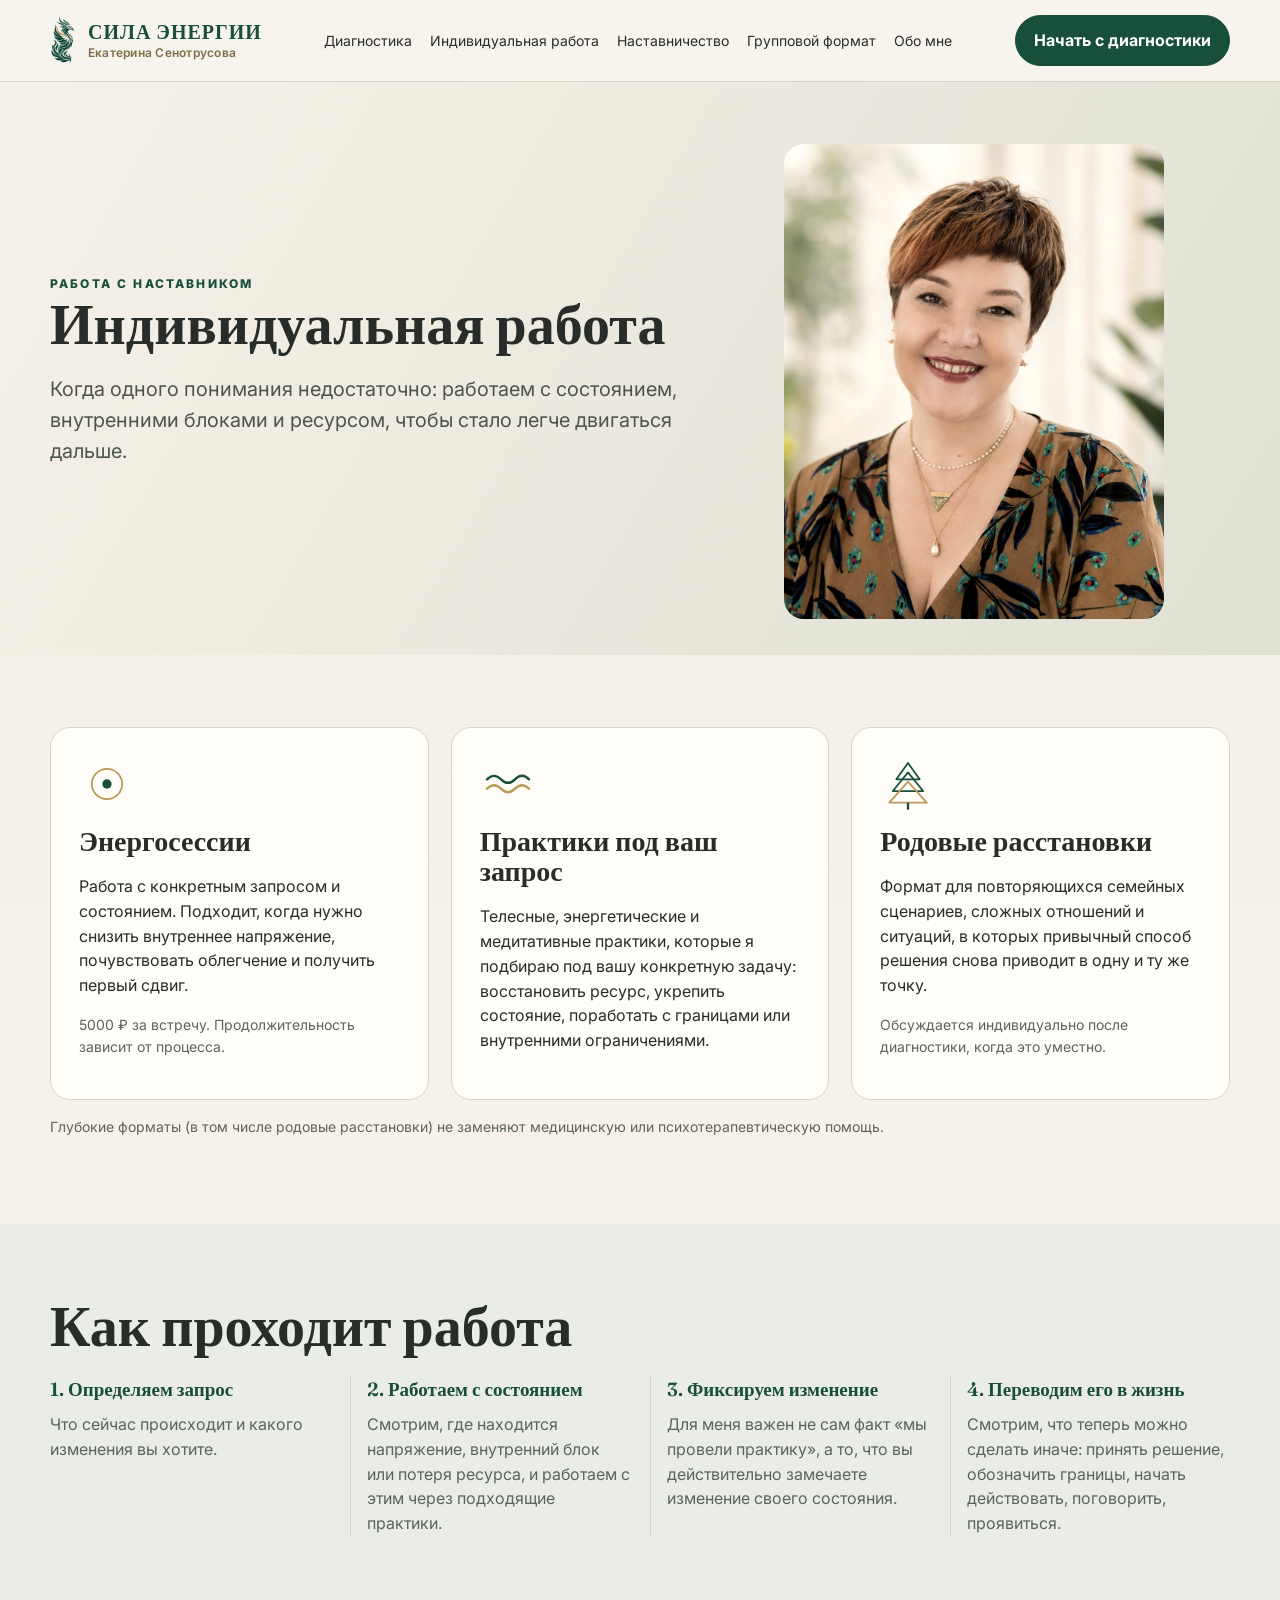
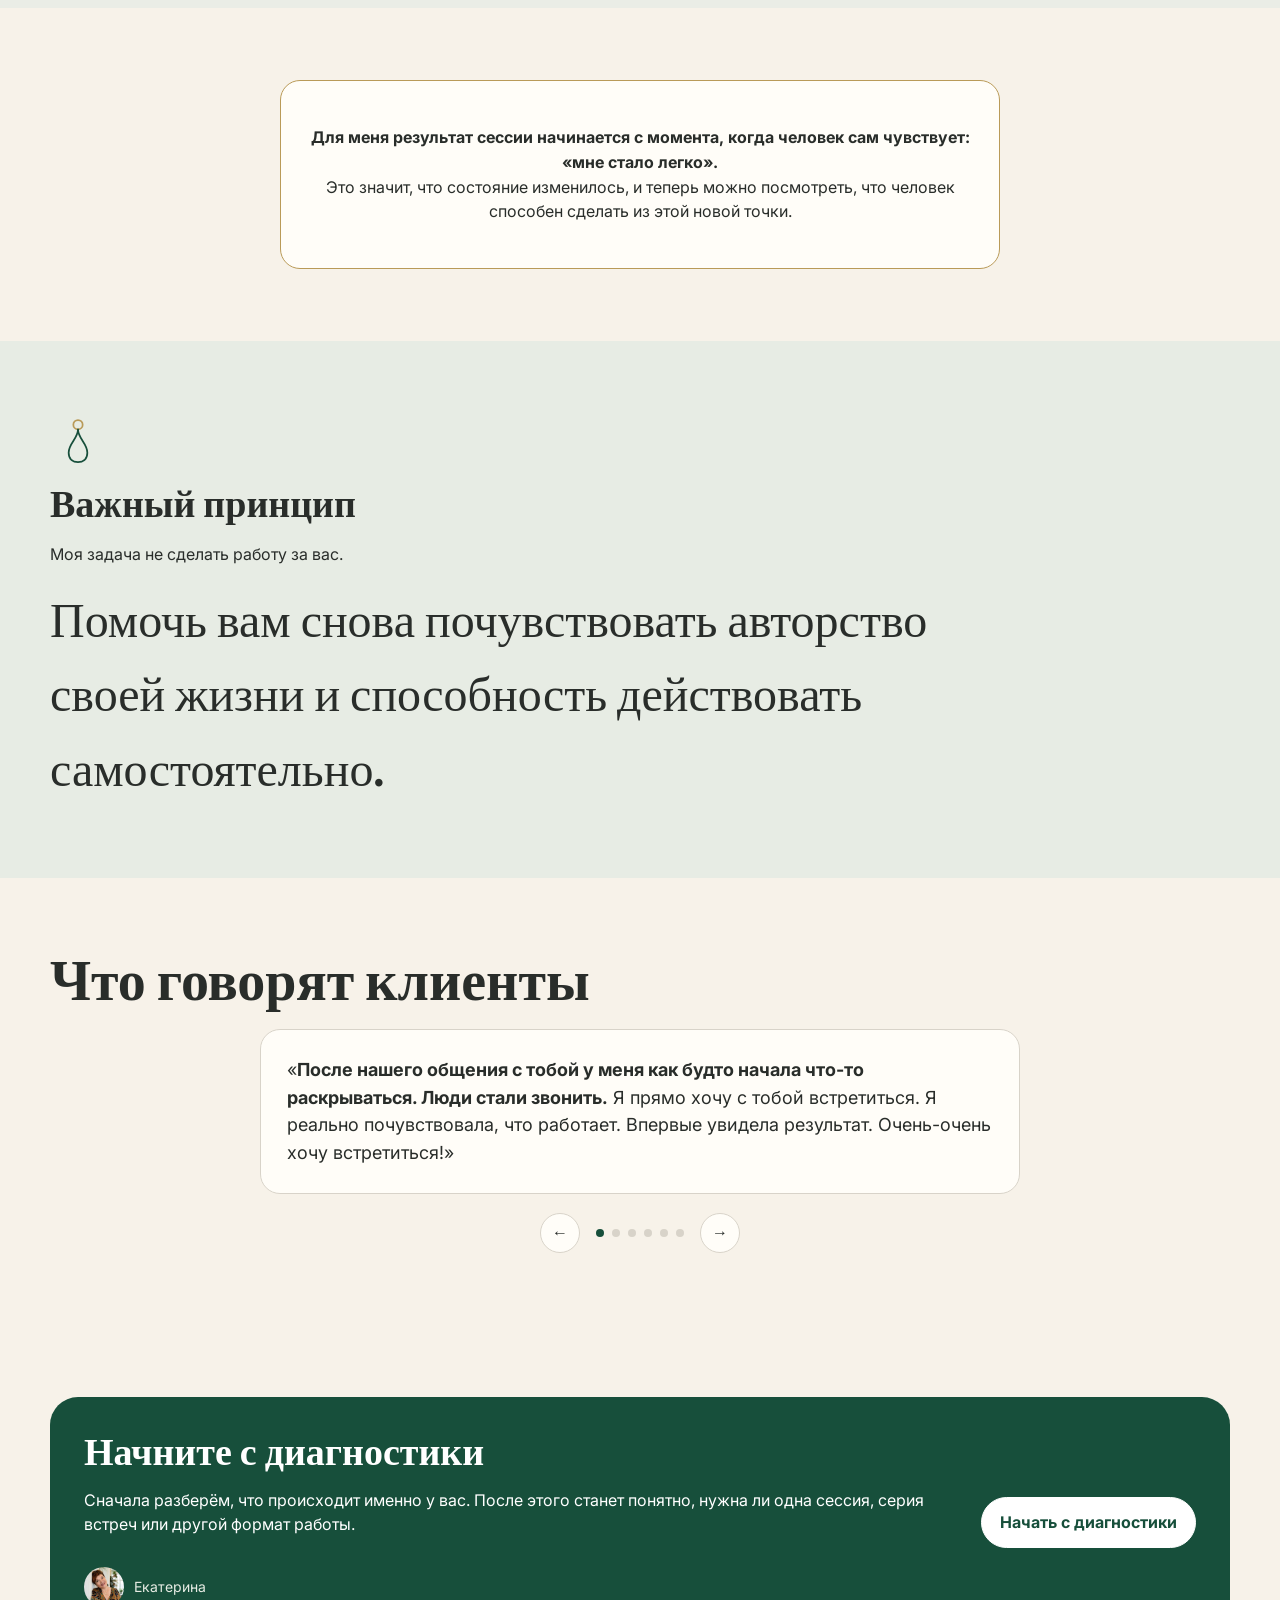
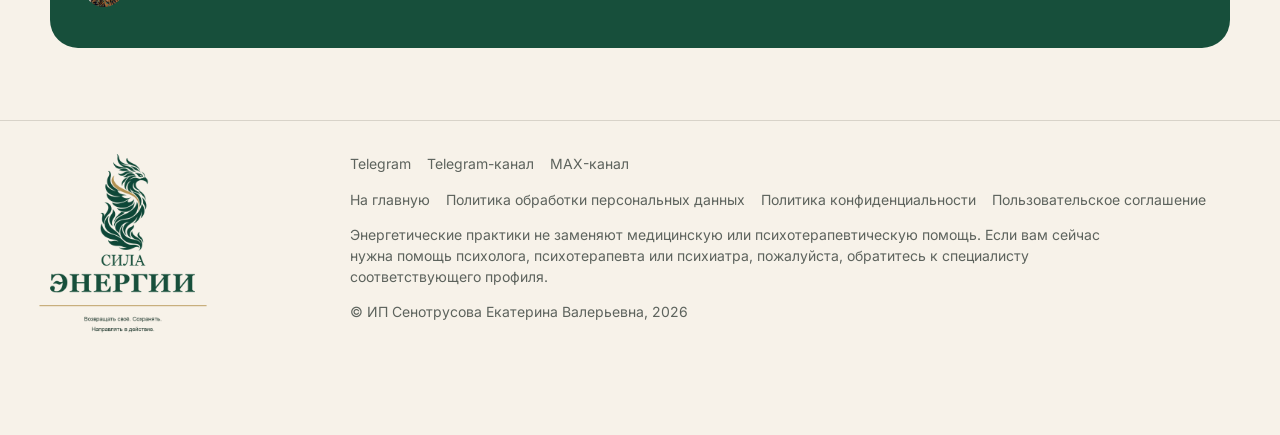
<file: individual.html>
<!doctype html>
<html lang="ru">
<head>
<meta charset="utf-8">
<meta name="viewport" content="width=device-width,initial-scale=1">
<link rel="icon" type="image/png" href="images/sila-energii-phoenix-mark-144.png">
<link rel="apple-touch-icon" href="apple-touch-icon.png">
<title>Энергосессии и родовые расстановки — индивидуальная работа</title>
<meta name="description" content="Индивидуальные энергосессии от 5000 ₽ и родовые расстановки с энергокоучем Екатериной Сенотрусовой. Работа с конкретным запросом и состоянием.">
<meta name="robots" content="index,follow">
<link rel="canonical" href="https://ekatsin.ru/individual.html">
<meta property="og:type" content="website">
<meta property="og:locale" content="ru_RU">
<meta property="og:site_name" content="Екатерина Сенотрусова">
<meta property="og:title" content="Энергосессии и родовые расстановки — индивидуальная работа">
<meta property="og:description" content="Индивидуальные энергосессии от 5000 ₽ и родовые расстановки с энергокоучем Екатериной Сенотрусовой.">
<meta property="og:url" content="https://ekatsin.ru/individual.html">
<meta property="og:image" content="https://ekatsin.ru/images/ekaterina-portrait.jpg">
<meta name="twitter:card" content="summary_large_image">
<meta name="twitter:title" content="Энергосессии и родовые расстановки — индивидуальная работа">
<meta name="twitter:image" content="https://ekatsin.ru/images/ekaterina-portrait.jpg">
<link rel="preconnect" href="https://fonts.googleapis.com">
<link rel="preconnect" href="https://fonts.gstatic.com" crossorigin>
<link href="https://fonts.googleapis.com/css2?family=Fraunces:opsz,wght@9..144,500;9..144,600&family=Inter:wght@400;600;700;800&display=swap" rel="stylesheet">
<link rel="stylesheet" href="styles.css">
<script type="application/ld+json">
{
  "@context": "https://schema.org",
  "@type": "Service",
  "serviceType": "Индивидуальная энергетическая работа",
  "provider": { "@type": "Person", "name": "Екатерина Валерьевна Сенотрусова" },
  "areaServed": "RU",
  "hasOfferCatalog": {
    "@type": "OfferCatalog",
    "name": "Форматы индивидуальной работы",
    "itemListElement": [
      {
        "@type": "Offer",
        "itemOffered": { "@type": "Service", "name": "Энергосессия", "description": "Работа с конкретным запросом и состоянием, разовая встреча." },
        "price": "5000",
        "priceCurrency": "RUB"
      },
      {
        "@type": "Offer",
        "itemOffered": { "@type": "Service", "name": "Родовые расстановки", "description": "Формат для повторяющихся семейных сценариев и сложных отношений, обсуждается индивидуально после диагностики." }
      }
    ]
  }
}
</script>
<script type="application/ld+json">
{
  "@context": "https://schema.org",
  "@type": "BreadcrumbList",
  "itemListElement": [
    { "@type": "ListItem", "position": 1, "name": "Главная", "item": "https://ekatsin.ru/index.html" },
    { "@type": "ListItem", "position": 2, "name": "Индивидуальная работа", "item": "https://ekatsin.ru/individual.html" }
  ]
}
</script>
</head>
<body>

<header>
  <div class="wrap nav">
    <a class="brand" href="index.html" aria-label="Сила энергии — на главную">
      <img class="brand-mark" src="images/sila-energii-phoenix-mark-144.png" width="48" height="48" alt="">
      <span class="brand-text"><span class="brand-name">СИЛА ЭНЕРГИИ</span><span class="brand-person">Екатерина Сенотрусова</span></span>
    </a>
    <button class="burger" type="button" aria-expanded="false" aria-label="Открыть меню">☰</button>
    <nav>
      <a href="diagnostika.html">Диагностика</a>
      <a href="individual.html">Индивидуальная работа</a>
      <a href="practitioner.html">Наставничество</a>
      <a href="events.html">Групповой формат</a>
      <a href="about.html">Обо мне</a>
    </nav>
    <a class="btn" href="https://t.me/ekaterinasenotrusova" target="_blank" rel="noopener" data-cta="contact">Начать с диагностики</a>
  </div>
</header>


<main>
<section class="hero-mini no-reveal"><div class="wrap hero-split">
<div>
<div class="eyebrow">Работа с наставником</div>
<h1>Индивидуальная работа</h1>
<p class="lead">Когда одного понимания недостаточно: работаем с состоянием, внутренними блоками и ресурсом, чтобы стало легче двигаться дальше.</p>
</div>
<div class="portrait-large"><img src="images/ekaterina-closeup.jpg" alt="Екатерина"></div>
</div></section>
<section class="section no-reveal"><div class="wrap">
<div class="grid grid-3">
<div class="card"><svg class="diag-card-icon" viewBox="0 0 48 48"><circle cx="24" cy="24" r="4" fill="var(--accent)"/><circle cx="24" cy="24" r="13" fill="none" stroke="var(--accent2)" stroke-width="1.5"/></svg><h3>Энергосессии</h3><p>Работа с конкретным запросом и состоянием. Подходит, когда нужно снизить внутреннее напряжение, почувствовать облегчение и получить первый сдвиг.</p><p class="notice">5000 ₽ за встречу. Продолжительность зависит от процесса.</p></div>
<div class="card"><svg class="diag-card-icon" viewBox="0 0 48 48"><path d="M6 20c4-4 8-4 12 0s8 4 12 0 8-4 12 0" stroke="var(--accent)" stroke-width="2" fill="none" stroke-linecap="round"/><path d="M6 28c4-4 8-4 12 0s8 4 12 0 8-4 12 0" stroke="var(--accent2)" stroke-width="2" fill="none" stroke-linecap="round"/></svg><h3>Практики под ваш запрос</h3><p>Телесные, энергетические и медитативные практики, которые я подбираю под вашу конкретную задачу: восстановить ресурс, укрепить состояние, поработать с границами или внутренними ограничениями.</p></div>
<div class="card"><svg class="diag-card-icon" viewBox="0 0 48 48"><path d="M24 6 L14 20 H34 Z" fill="none" stroke="var(--accent)" stroke-width="1.5" stroke-linejoin="round"/><path d="M24 14 L11 30 H37 Z" fill="none" stroke="var(--accent)" stroke-width="1.5" stroke-linejoin="round"/><path d="M24 22 L8 40 H40 Z" fill="none" stroke="var(--accent2)" stroke-width="1.5" stroke-linejoin="round"/><path d="M24 40 V46" stroke="var(--accent)" stroke-width="2"/></svg><h3>Родовые расстановки</h3><p>Формат для повторяющихся семейных сценариев, сложных отношений и ситуаций, в которых привычный способ решения снова приводит в одну и ту же точку.</p><p class="notice">Обсуждается индивидуально после диагностики, когда это уместно.</p></div>
</div>
<p class="notice">Глубокие форматы (в том числе родовые расстановки) не заменяют медицинскую или психотерапевтическую помощь.</p>
</div></section>
<section class="section bg-sage no-reveal"><div class="wrap">
<h2>Как проходит работа</h2>
<div class="route cols-4">
<div><b>1. Определяем запрос</b><span>Что сейчас происходит и какого изменения вы хотите.</span></div>
<div><b>2. Работаем с состоянием</b><span>Смотрим, где находится напряжение, внутренний блок или потеря ресурса, и работаем с этим через подходящие практики.</span></div>
<div><b>3. Фиксируем изменение</b><span>Для меня важен не сам факт «мы провели практику», а то, что вы действительно замечаете изменение своего состояния.</span></div>
<div><b>4. Переводим его в жизнь</b><span>Смотрим, что теперь можно сделать иначе: принять решение, обозначить границы, начать действовать, поговорить, проявиться.</span></div>
</div>
</div></section>
<section class="section no-reveal"><div class="wrap">
<div class="card diag-highlight callout-center">
<p><b>Для меня результат сессии начинается с момента, когда человек сам чувствует: «мне стало легко».</b><br>Это значит, что состояние изменилось, и теперь можно посмотреть, что человек способен сделать из этой новой точки.</p>
</div>
</div></section>
<section class="section soft"><div class="wrap">
<svg class="diag-card-icon" viewBox="0 0 48 48"><circle cx="24" cy="10" r="4" fill="none" stroke="var(--accent2)" stroke-width="1.5"/><path d="M24 14 C24 22 16 26 16 34 C16 40 20 42 24 42 C28 42 32 40 32 34 C32 26 24 22 24 14 Z" fill="none" stroke="var(--accent)" stroke-width="1.5" stroke-linejoin="round"/></svg>
<h2 class="h2-compact">Важный принцип</h2>
<p>Моя задача не сделать работу за вас.</p>
<p class="quote">Помочь вам снова почувствовать авторство своей жизни и способность действовать самостоятельно.</p>
</div></section>
<section class="section"><div class="wrap">
<h2>Что говорят клиенты</h2>
<div class="testi-slider" data-slider>
  <div class="testi-viewport"><div class="testi-track">
    <div class="testi-slide proof-slot filled">«<b>После нашего общения с тобой у меня как будто начала что-то раскрываться. Люди стали звонить.</b> Я прямо хочу с тобой встретиться. Я реально почувствовала, что работает. Впервые увидела результат. Очень-очень хочу встретиться!»</div>
    <div class="testi-slide proof-slot filled">«А вообще я звонила то, сказать, что жизнь как будто налаживается, представляешь. <b>Расстановка делает своё дело.</b>»</div>
    <div class="testi-slide proof-slot filled">«<b>Катя, спасибо тебе огромное за твоё сопровождение, ты супер мастер, ты открываешь дороги.</b> Люблю тебя.»</div>
    <div class="testi-slide proof-slot filled">«Катя, хочу поделиться эмоциями после нашей первой встречи! Шла с абсолютным доверием к тебе, но, честно признаюсь, в глубине души была мысль: "Ну, может, услышу что-то базовое, что сейчас транслируют из каждого утюга". Всё-таки я с тобой не первый год работаю. Что ещё нового я услышу? <b>Но как же я ошибалась! Ты в очередной раз доказала, что всегда знаешь, чем удивить и как дать глубину даже там, где её не ждёшь.</b> Чувствую, что впереди очень мощный путь. Спасибо за этот старт!»</div>
    <div class="testi-slide proof-slot filled">«<b>Екатерина, хочу прокричать отзыв и огромную благодарность о твоей работе.</b> После твоей процедуры мне принесли приказ на меня: премия за сдачу годовой отчётности. У нас никогда не дают премию за сдачу отчётов, это входит в мои прямые обязанности.»</div>
    <div class="testi-slide proof-slot filled">«<b>Я хочу поделиться своими ощущениями после расстановки с Екатериной. Вчера была встреча онлайн, я до сих пор под глубоким впечатлением, я никогда так не чувствовала и не проживала глубоко свои запросы.</b> Я увидела чётко человека, который когда-то был моим мужем, разговаривала и чувствовала его переживания и боль, а с другим человеком (по запросу он пришёл ко мне сам) он передал мне информацию и попросил выполнить его просьбу. Я не знаю, как это работает, но я разговаривала с погибшим, как будто он был рядом со мной, мне не было страшно, мне было важно понять его и договориться с ним. Катя открыла мне все возможности для этого, я испытала глубокий и эмоциональный прорыв и закрыла те гештальты, которые были мне долгие годы не понятны. Я советую каждому это испытать и понять свои внутренние запросы, Катя сделает всё грамотно и чётко. Благодарю её.»</div>
  </div></div>
  <div class="testi-controls">
    <button class="testi-arrow" type="button" data-dir="-1" aria-label="Предыдущий отзыв">←</button>
    <div class="testi-dots"></div>
    <button class="testi-arrow" type="button" data-dir="1" aria-label="Следующий отзыв">→</button>
  </div>
</div>
</div></section>
<section class="section"><div class="wrap">
<div class="cta">
  <div><h2>Начните с диагностики</h2><p>Сначала разберём, что происходит именно у вас. После этого станет понятно, нужна ли одна сессия, серия встреч или другой формат работы.</p><div class="portrait-signature"><img src="images/ekaterina-portrait.jpg" alt=""> Екатерина</div></div>
  <a class="btn magnetic" href="https://t.me/ekaterinasenotrusova" target="_blank" rel="noopener" data-cta="contact">Начать с диагностики</a>
</div>
</div></section>
</main>

<footer>
  <div class="wrap foot-grid">
    <img class="foot-logo" src="images/sila-energii-logo-square-transparent.png" width="260" height="260" loading="lazy" decoding="async" alt="Сила энергии — энергокоучинг и наставничество Екатерины Сенотрусовой">
    <div class="foot-main">
    <div class="foot-links">
      <a href="https://t.me/ekaterinasenotrusova" target="_blank" rel="noopener">Telegram</a>
      <a href="https://t.me/Ekaterina_Senotrusova" target="_blank" rel="noopener">Telegram-канал</a>
      <a href="https://max.ru/join/tO2815cbAxQLdT1Bpkj2HiOghmmXN9vri4jWcZj6SG8" target="_blank" rel="noopener">MAX-канал</a>
    </div>
    <div class="foot-links">
      <a href="index.html">На главную</a>
      <a href="privacy-policy.html">Политика обработки персональных данных</a>
      <a href="confidentiality-policy.html">Политика конфиденциальности</a>
      <a href="user-agreement.html">Пользовательское соглашение</a>
    </div>
    <p class="disclaimer">Энергетические практики не заменяют медицинскую или психотерапевтическую помощь. Если вам сейчас нужна помощь психолога, психотерапевта или психиатра, пожалуйста, обратитесь к специалисту соответствующего профиля.</p>
    © ИП Сенотрусова Екатерина Валерьевна, 2026
    </div>
  </div>
</footer>

<button class="to-top" type="button" aria-label="Наверх">↑</button>

<script src="interactions.js"></script>

</body>
</html>
</file>
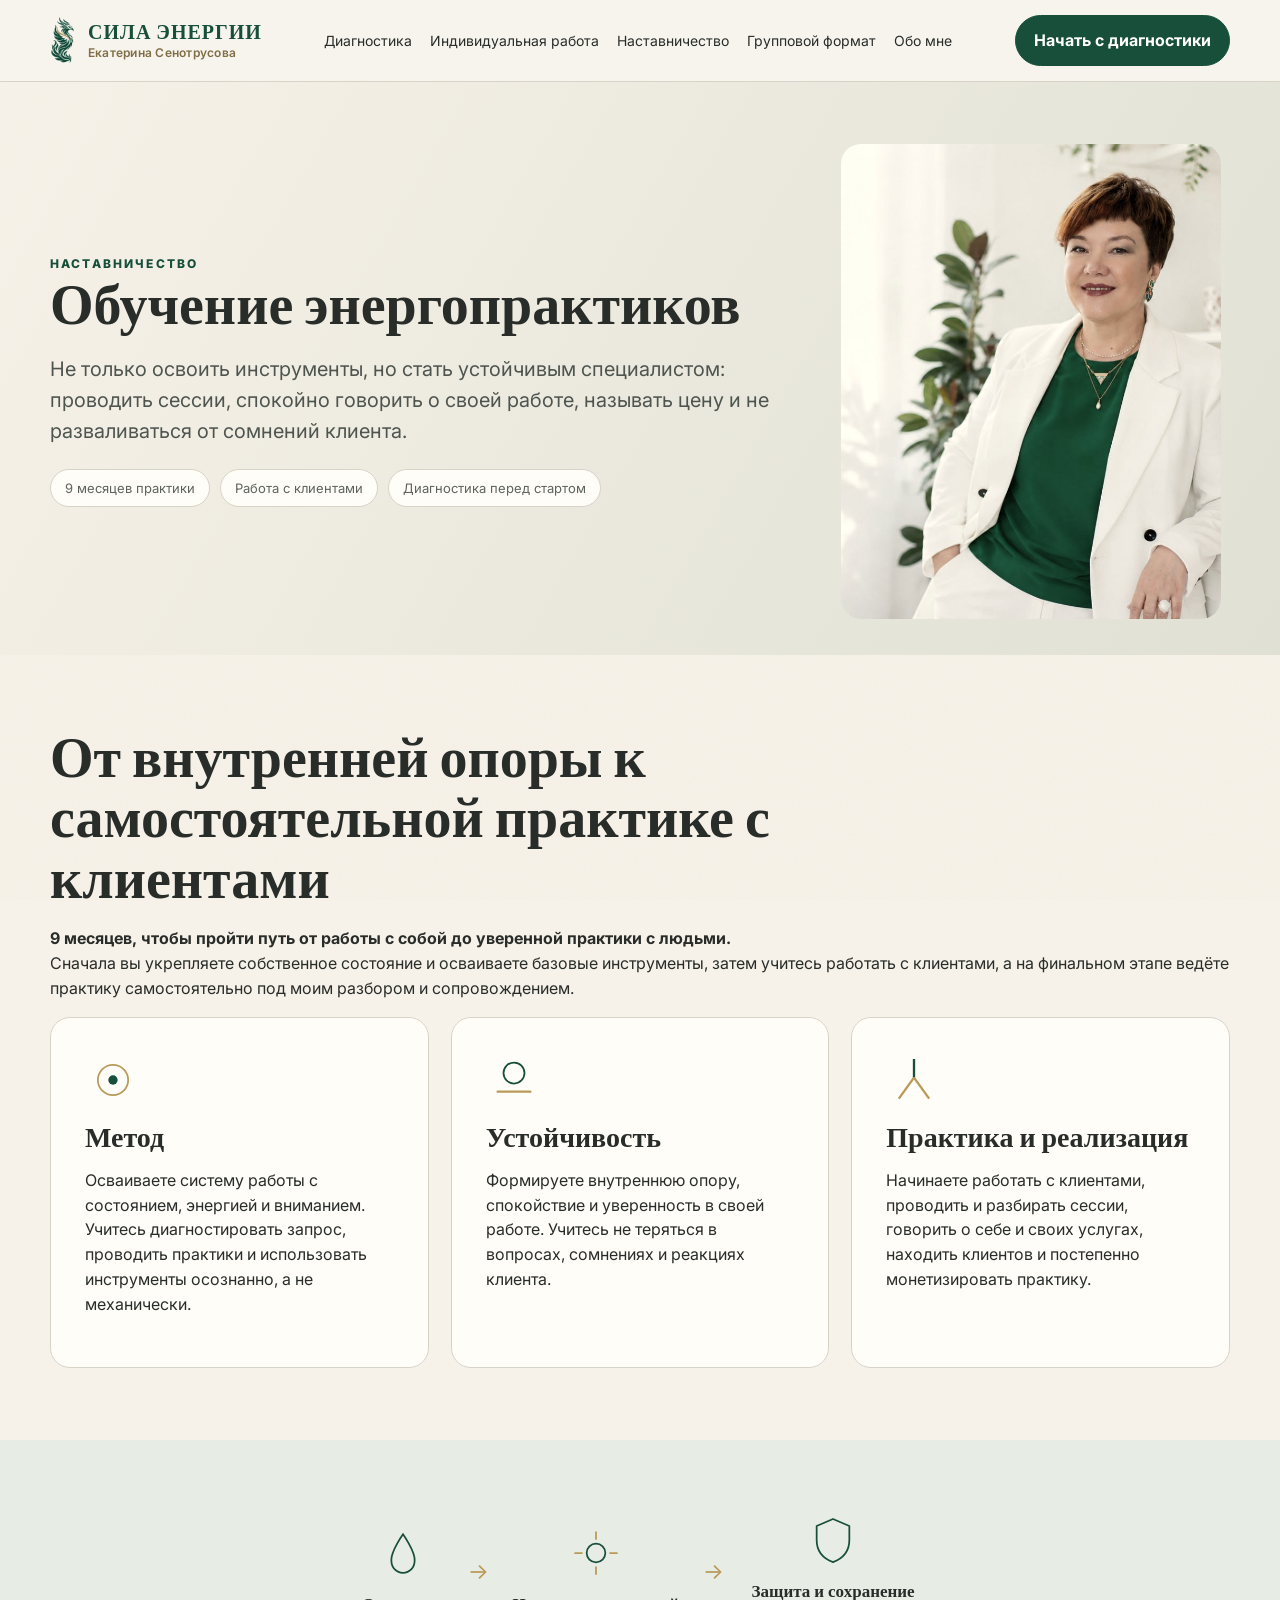
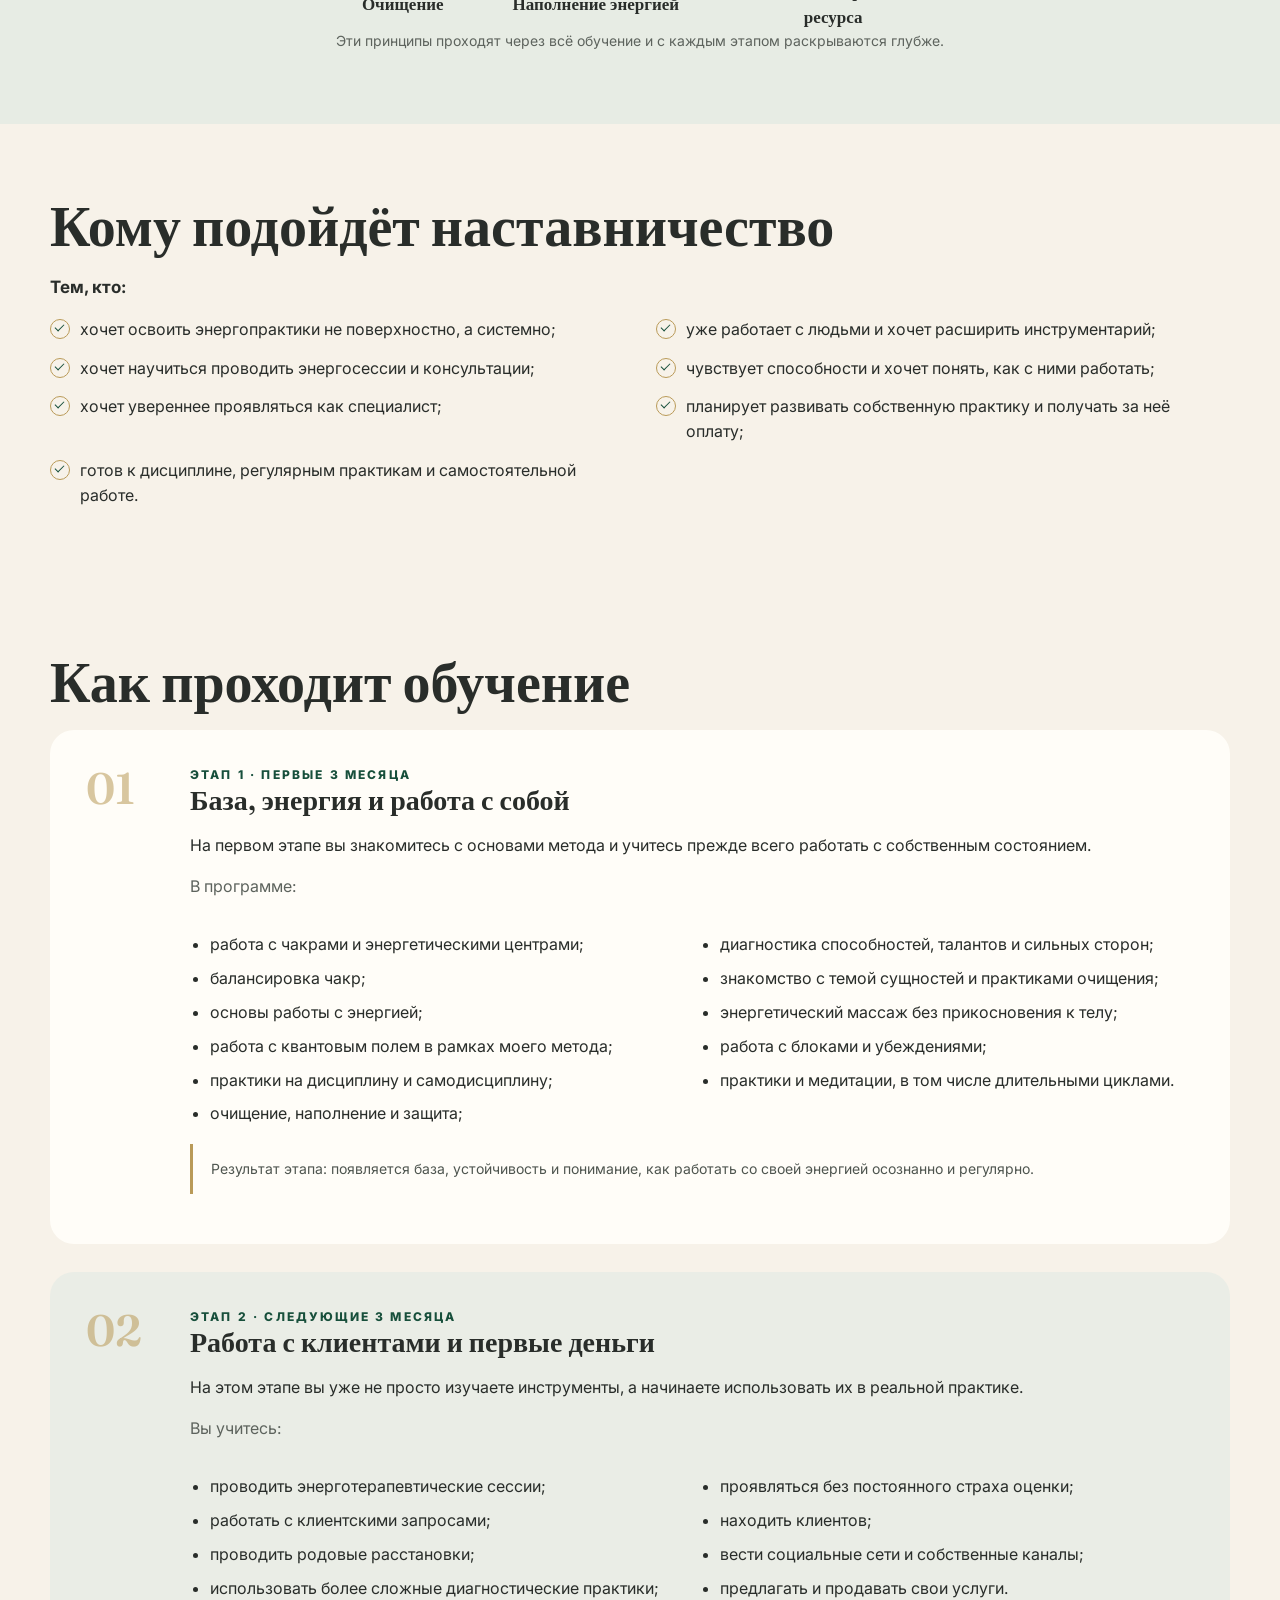
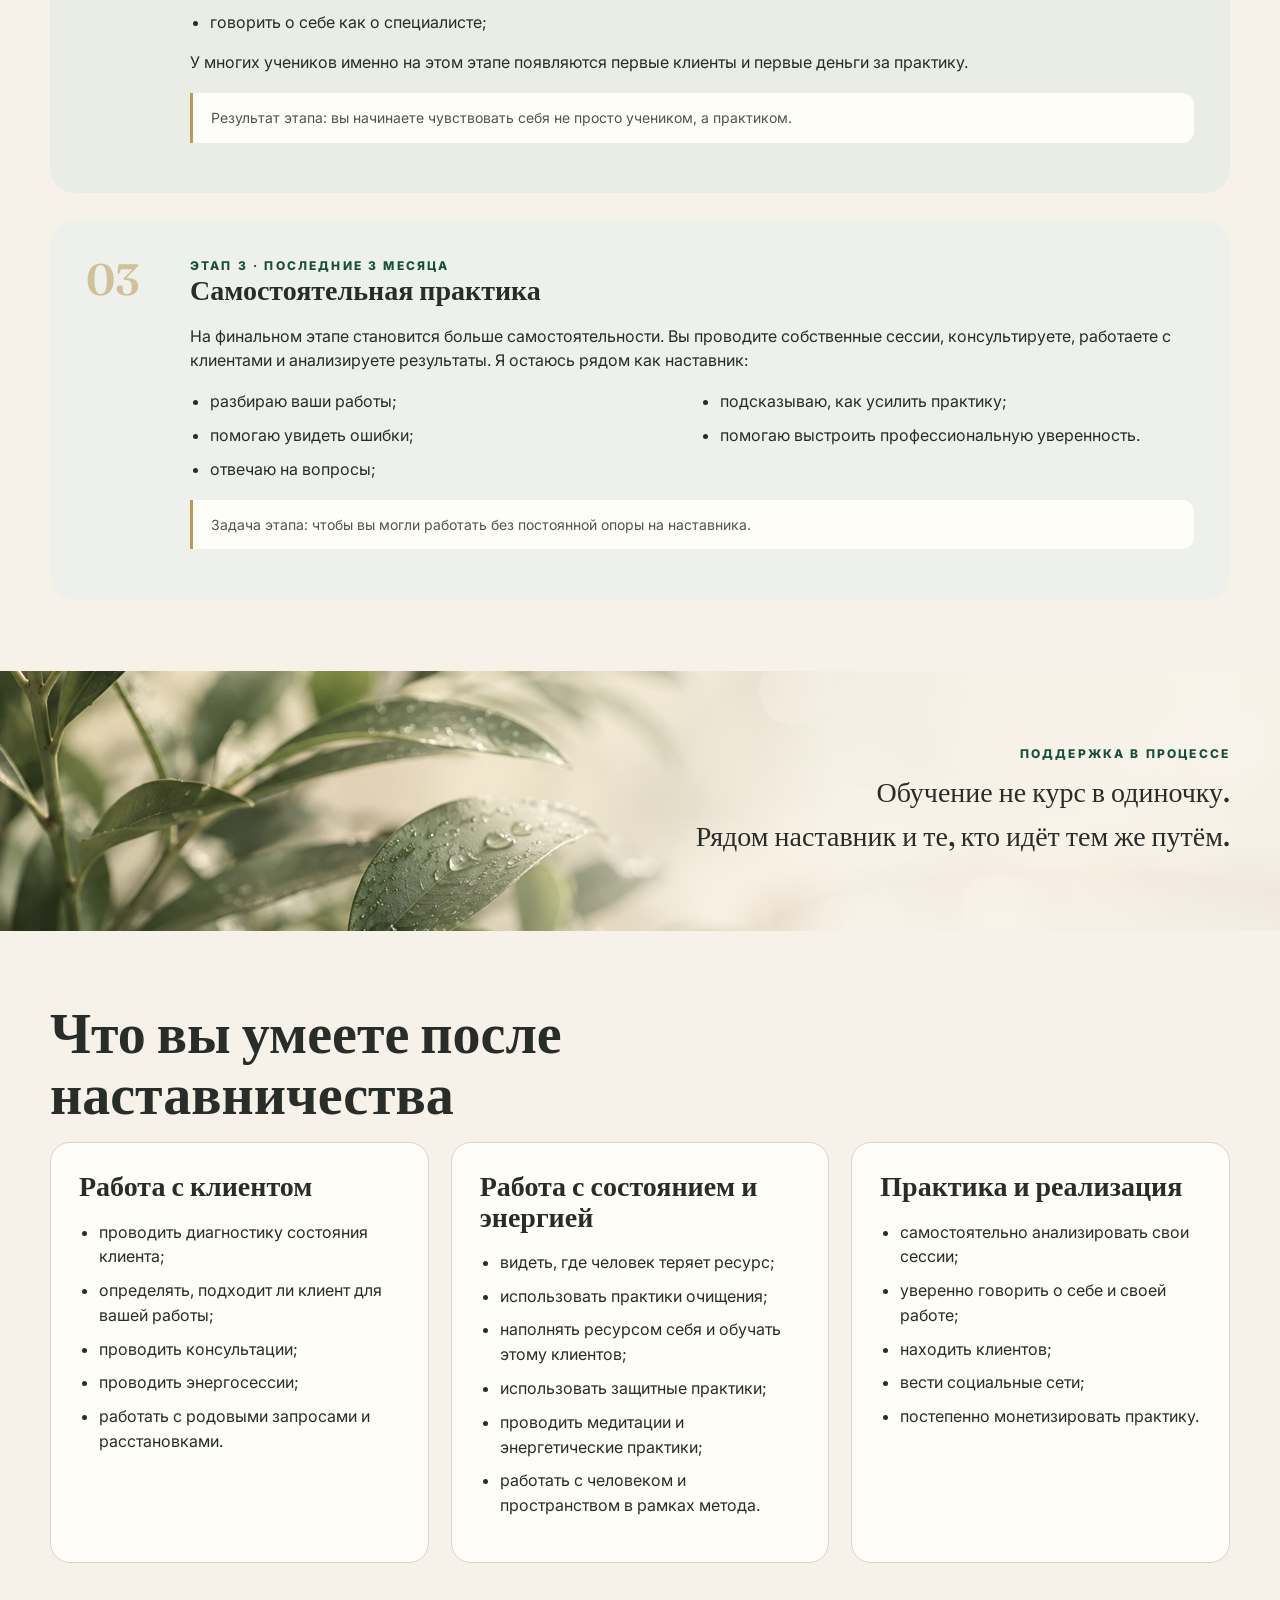
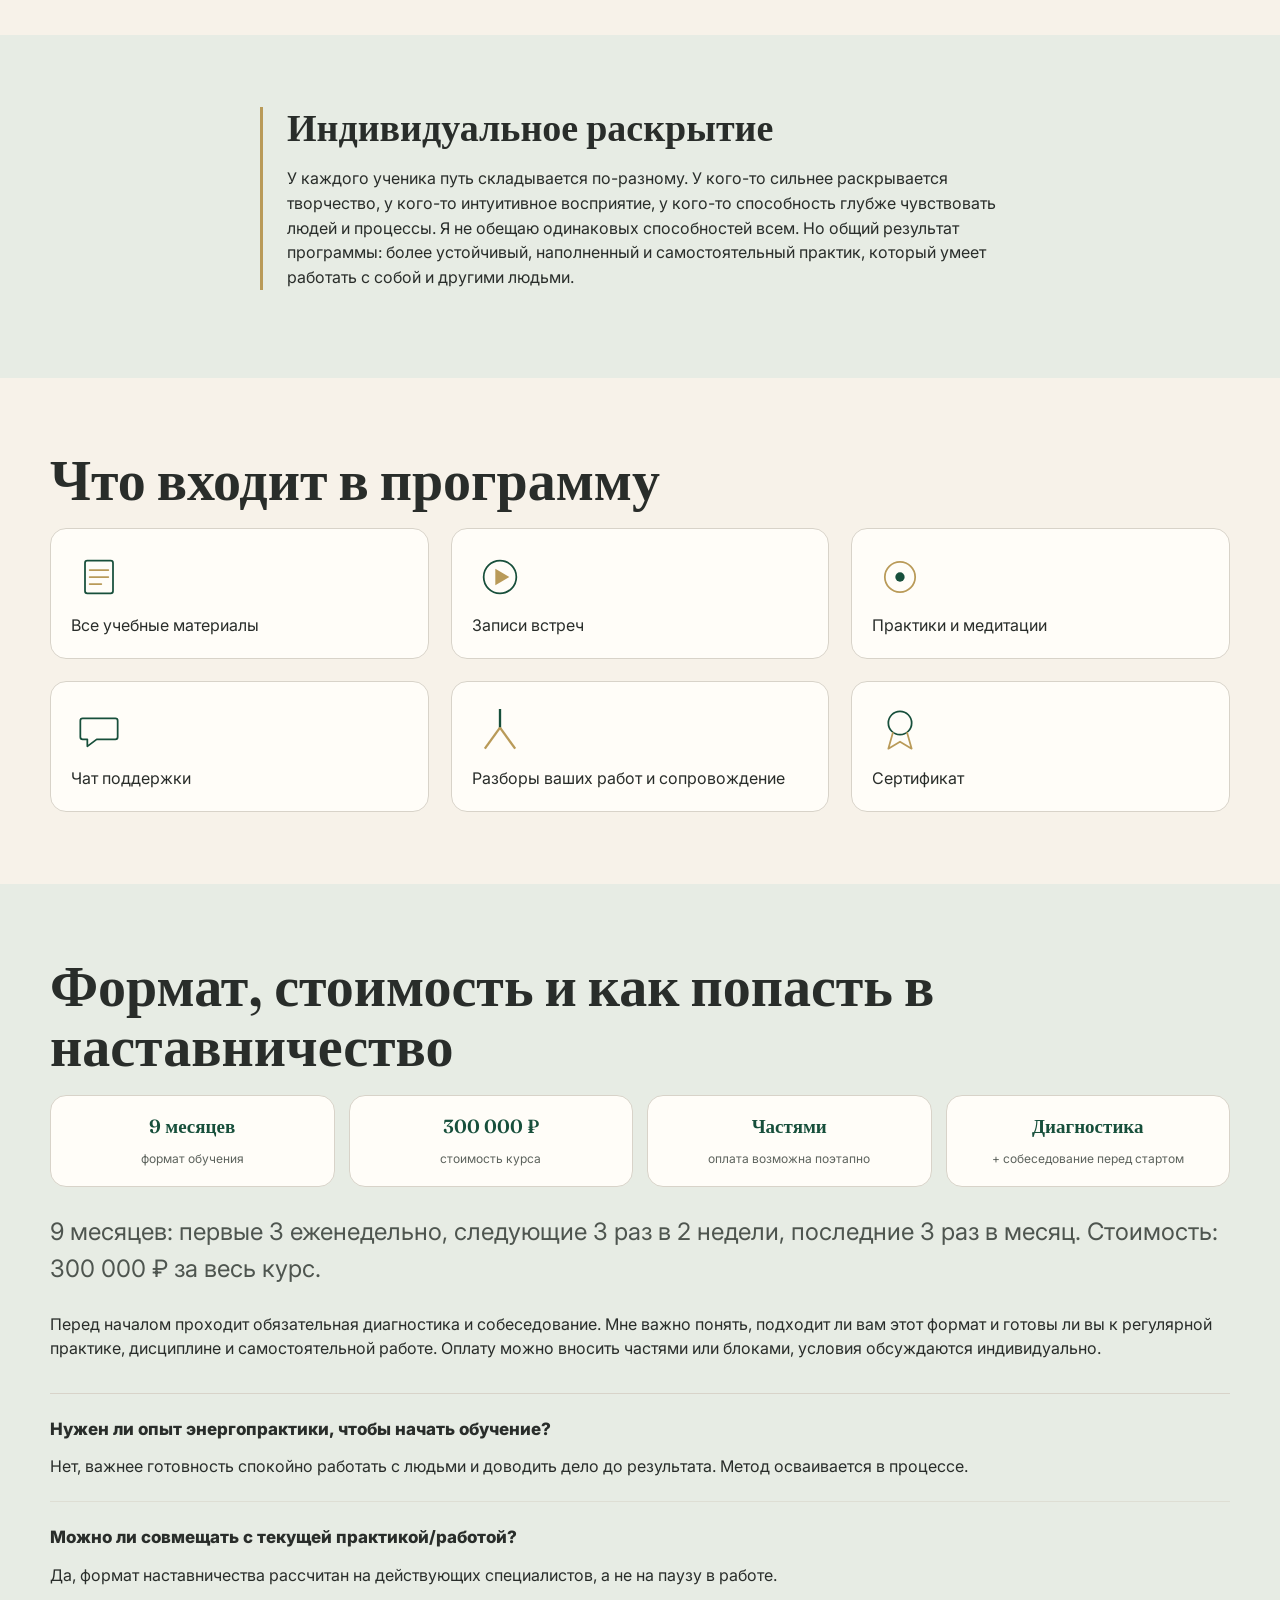
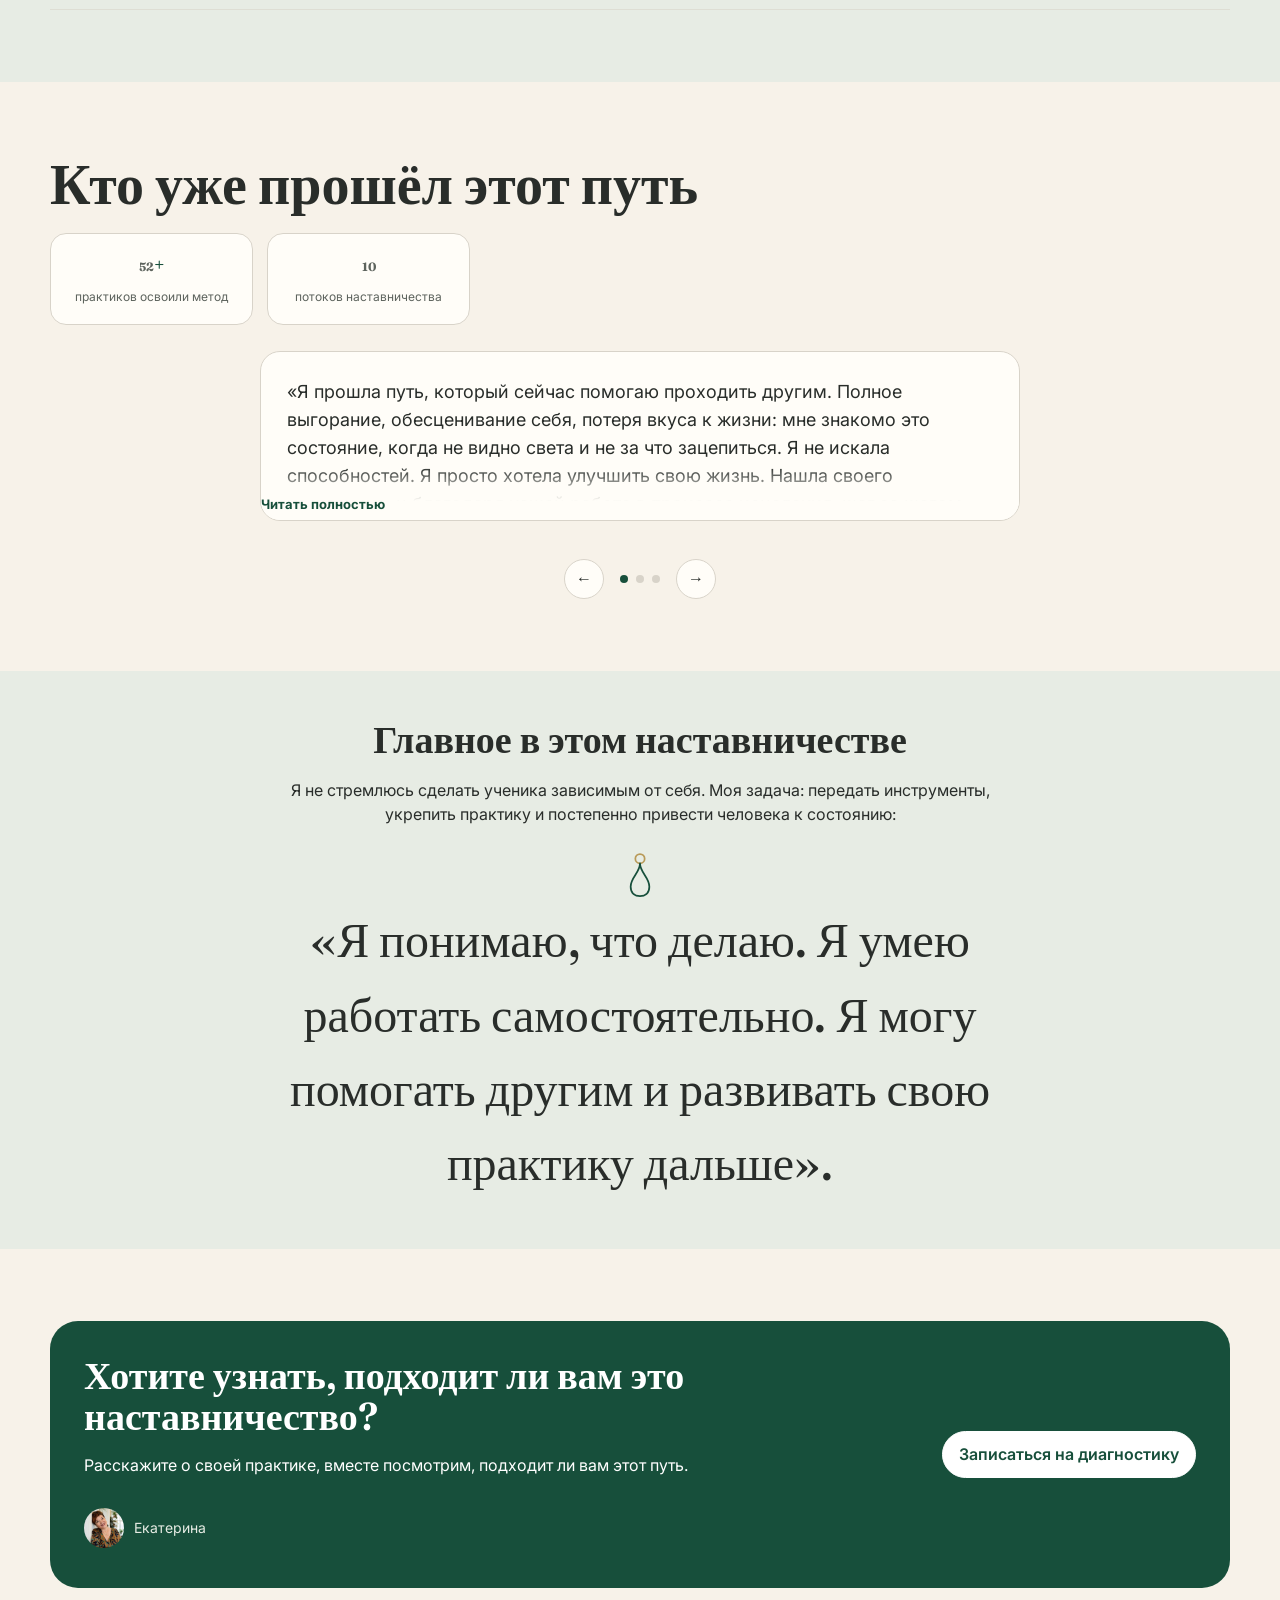
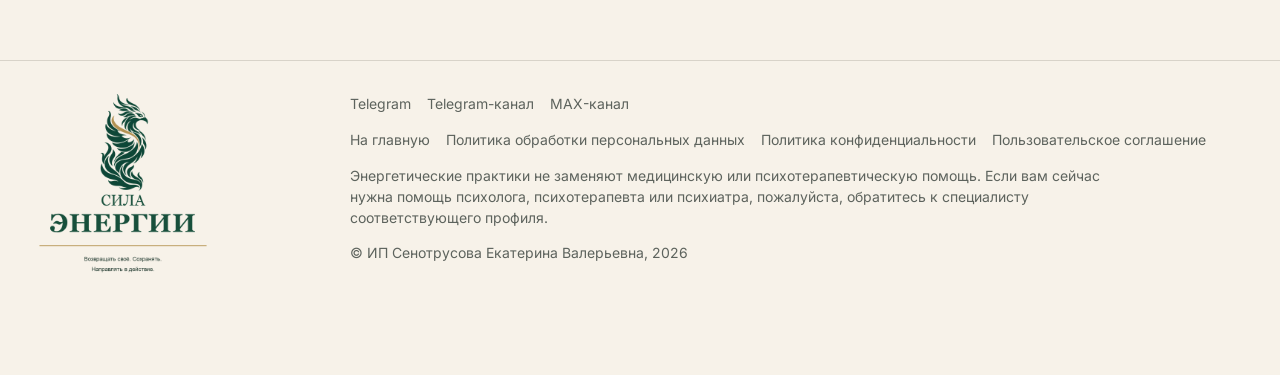
<file: practitioner.html>
<!doctype html>
<html lang="ru">
<head>
<meta charset="utf-8">
<meta name="viewport" content="width=device-width,initial-scale=1">
<link rel="icon" type="image/png" href="images/sila-energii-phoenix-mark-144.png">
<link rel="apple-touch-icon" href="apple-touch-icon.png">
<title>Обучение энергопрактиков — наставничество 9 месяцев</title>
<meta name="description" content="9-месячная программа наставничества для энергопрактиков от Екатерины Сенотрусовой: авторский метод, 12 потоков, 60+ выпускников. 300 000 ₽, оплата частями.">
<meta name="robots" content="index,follow">
<link rel="canonical" href="https://ekatsin.ru/practitioner.html">
<meta property="og:type" content="website">
<meta property="og:locale" content="ru_RU">
<meta property="og:site_name" content="Екатерина Сенотрусова">
<meta property="og:title" content="Обучение энергопрактиков — наставничество 9 месяцев">
<meta property="og:description" content="Авторский метод, 12 потоков наставничества, 60+ выпускников. Стоимость 300 000 ₽, оплата частями.">
<meta property="og:url" content="https://ekatsin.ru/practitioner.html">
<meta property="og:image" content="https://ekatsin.ru/images/ekaterina-portrait.jpg">
<meta name="twitter:card" content="summary_large_image">
<meta name="twitter:title" content="Обучение энергопрактиков — наставничество 9 месяцев">
<meta name="twitter:image" content="https://ekatsin.ru/images/ekaterina-portrait.jpg">
<link rel="preconnect" href="https://fonts.googleapis.com">
<link rel="preconnect" href="https://fonts.gstatic.com" crossorigin>
<link href="https://fonts.googleapis.com/css2?family=Fraunces:opsz,wght@9..144,500;9..144,600&family=Inter:wght@400;600;700;800&display=swap" rel="stylesheet">
<link rel="stylesheet" href="styles.css">
<script type="application/ld+json">
{
  "@context": "https://schema.org",
  "@type": "Course",
  "name": "Наставничество энергопрактиков",
  "description": "9-месячная программа наставничества: авторский метод работы с энергией, родовыми расстановками и чакрами, для действующих специалистов.",
  "provider": { "@type": "Person", "name": "Екатерина Валерьевна Сенотрусова" },
  "hasCourseInstance": {
    "@type": "CourseInstance",
    "courseMode": "blended",
    "courseWorkload": "P9M"
  },
  "offers": {
    "@type": "Offer",
    "price": "300000",
    "priceCurrency": "RUB",
    "category": "Оплата возможна частями"
  }
}
</script>
<script type="application/ld+json">
{
  "@context": "https://schema.org",
  "@type": "FAQPage",
  "mainEntity": [
    { "@type": "Question", "name": "Нужен ли опыт энергопрактики, чтобы начать обучение?", "acceptedAnswer": { "@type": "Answer", "text": "Нет, важнее готовность спокойно работать с людьми и доводить дело до результата. Метод осваивается в процессе." } },
    { "@type": "Question", "name": "Можно ли совмещать с текущей практикой/работой?", "acceptedAnswer": { "@type": "Answer", "text": "Да, формат наставничества рассчитан на действующих специалистов, а не на паузу в работе." } }
  ]
}
</script>
<script type="application/ld+json">
{
  "@context": "https://schema.org",
  "@type": "BreadcrumbList",
  "itemListElement": [
    { "@type": "ListItem", "position": 1, "name": "Главная", "item": "https://ekatsin.ru/index.html" },
    { "@type": "ListItem", "position": 2, "name": "Обучение практиков", "item": "https://ekatsin.ru/practitioner.html" }
  ]
}
</script>
</head>
<body>

<header>
  <div class="wrap nav">
    <a class="brand" href="index.html" aria-label="Сила энергии — на главную">
      <img class="brand-mark" src="images/sila-energii-phoenix-mark-144.png" width="48" height="48" alt="">
      <span class="brand-text"><span class="brand-name">СИЛА ЭНЕРГИИ</span><span class="brand-person">Екатерина Сенотрусова</span></span>
    </a>
    <button class="burger" type="button" aria-expanded="false" aria-label="Открыть меню">☰</button>
    <nav>
      <a href="diagnostika.html">Диагностика</a>
      <a href="individual.html">Индивидуальная работа</a>
      <a href="practitioner.html">Наставничество</a>
      <a href="events.html">Групповой формат</a>
      <a href="about.html">Обо мне</a>
    </nav>
    <a class="btn" href="https://t.me/ekaterinasenotrusova" target="_blank" rel="noopener" data-cta="contact">Начать с диагностики</a>
  </div>
</header>


<main>
<section class="hero-mini no-reveal"><div class="wrap hero-split narrow-photo">
<div>
<div class="eyebrow">Наставничество</div>
<h1>Обучение энергопрактиков</h1>
<p class="lead">Не только освоить инструменты, но стать устойчивым специалистом: проводить сессии, спокойно говорить о своей работе, называть цену и не разваливаться от сомнений клиента.</p>
<div class="badge-row">
<span class="badge">9 месяцев практики</span>
<span class="badge">Работа с клиентами</span>
<span class="badge">Диагностика перед стартом</span>
</div>
</div>
<div class="portrait-large crop-right"><img src="images/ekaterina-blazer.jpg" alt="Екатерина, наставник практиков"></div>
</div></section>

<section class="section no-reveal"><div class="wrap">
<h2>От внутренней опоры к самостоятельной практике с клиентами</h2>
<p><b>9 месяцев, чтобы пройти путь от работы с собой до уверенной практики с людьми.</b><br>Сначала вы укрепляете собственное состояние и осваиваете базовые инструменты, затем учитесь работать с клиентами, а на финальном этапе ведёте практику самостоятельно под моим разбором и сопровождением.</p>
<div class="grid grid-3">
<div class="card spacious"><svg class="diag-card-icon" viewBox="0 0 48 48"><circle cx="24" cy="24" r="4" fill="var(--accent)"/><circle cx="24" cy="24" r="13" fill="none" stroke="var(--accent2)" stroke-width="1.5"/></svg><h3>Метод</h3><p>Осваиваете систему работы с состоянием, энергией и вниманием. Учитесь диагностировать запрос, проводить практики и использовать инструменты осознанно, а не механически.</p></div>
<div class="card spacious"><svg class="diag-card-icon" viewBox="0 0 48 48"><circle cx="24" cy="18" r="9" fill="none" stroke="var(--accent)" stroke-width="1.5"/><path d="M10 34 H38" stroke="var(--accent2)" stroke-width="2" stroke-linecap="round"/></svg><h3>Устойчивость</h3><p>Формируете внутреннюю опору, спокойствие и уверенность в своей работе. Учитесь не теряться в вопросах, сомнениях и реакциях клиента.</p></div>
<div class="card spacious"><svg class="diag-card-icon" viewBox="0 0 48 48"><path d="M24 6 V22" stroke="var(--accent)" stroke-width="2" fill="none"/><path d="M24 22 L11 40" stroke="var(--accent2)" stroke-width="2" fill="none"/><path d="M24 22 L37 40" stroke="var(--accent2)" stroke-width="2" fill="none"/></svg><h3>Практика и реализация</h3><p>Начинаете работать с клиентами, проводить и разбирать сессии, говорить о себе и своих услугах, находить клиентов и постепенно монетизировать практику.</p></div>
</div>
</div></section>

<section class="section soft no-reveal"><div class="wrap">
<div class="flow-row">
<div class="flow-step"><svg class="diag-card-icon" viewBox="0 0 48 48"><path d="M24 8 C24 8 14 22 14 30 C14 37 18.5 41 24 41 C29.5 41 34 37 34 30 C34 22 24 8 24 8 Z" fill="none" stroke="var(--accent)" stroke-width="1.5"/></svg><b>Очищение</b></div>
<div class="flow-arrow">→</div>
<div class="flow-step"><svg class="diag-card-icon" viewBox="0 0 48 48"><circle cx="24" cy="24" r="8" fill="none" stroke="var(--accent)" stroke-width="1.5"/><path d="M24 6V12M24 36V42M6 24H12M36 24H42" stroke="var(--accent2)" stroke-width="1.5" stroke-linecap="round"/></svg><b>Наполнение энергией</b></div>
<div class="flow-arrow">→</div>
<div class="flow-step"><svg class="diag-card-icon" viewBox="0 0 48 48"><path d="M24 6 L38 12 V24 C38 34 32 40 24 43 C16 40 10 34 10 24 V12 Z" fill="none" stroke="var(--accent)" stroke-width="1.5" stroke-linejoin="round"/></svg><b>Защита и сохранение ресурса</b></div>
</div>
<p class="notice callout-center">Эти принципы проходят через всё обучение и с каждым этапом раскрываются глубже.</p>
</div></section>

<section class="section no-reveal"><div class="wrap">
<h2>Кому подойдёт наставничество</h2>
<p class="kicker-strong">Тем, кто:</p>
<ul class="checklist">
<li>хочет освоить энергопрактики не поверхностно, а системно;</li>
<li>уже работает с людьми и хочет расширить инструментарий;</li>
<li>хочет научиться проводить энергосессии и консультации;</li>
<li>чувствует способности и хочет понять, как с ними работать;</li>
<li>хочет увереннее проявляться как специалист;</li>
<li>планирует развивать собственную практику и получать за неё оплату;</li>
<li>готов к дисциплине, регулярным практикам и самостоятельной работе.</li>
</ul>
</div></section>

<section class="section no-reveal"><div class="wrap">
<h2>Как проходит обучение</h2>

<div class="stage-block bg-milk">
<div class="stage-number">01</div>
<div class="stage-content">
<div class="eyebrow">Этап 1 · первые 3 месяца</div>
<h3>База, энергия и работа с собой</h3>
<p>На первом этапе вы знакомитесь с основами метода и учитесь прежде всего работать с собственным состоянием.</p>
<p class="kicker">В программе:</p>
<ul class="list-clean cols-2">
<li>работа с чакрами и энергетическими центрами;</li>
<li>балансировка чакр;</li>
<li>основы работы с энергией;</li>
<li>работа с квантовым полем в рамках моего метода;</li>
<li>практики на дисциплину и самодисциплину;</li>
<li>очищение, наполнение и защита;</li>
<li>диагностика способностей, талантов и сильных сторон;</li>
<li>знакомство с темой сущностей и практиками очищения;</li>
<li>энергетический массаж без прикосновения к телу;</li>
<li>работа с блоками и убеждениями;</li>
<li>практики и медитации, в том числе длительными циклами.</li>
</ul>
<p class="stage-result">Результат этапа: появляется база, устойчивость и понимание, как работать со своей энергией осознанно и регулярно.</p>
</div>
</div>

<div class="stage-block bg-sage">
<div class="stage-number">02</div>
<div class="stage-content">
<div class="eyebrow">Этап 2 · следующие 3 месяца</div>
<h3>Работа с клиентами и первые деньги</h3>
<p>На этом этапе вы уже не просто изучаете инструменты, а начинаете использовать их в реальной практике.</p>
<p class="kicker">Вы учитесь:</p>
<ul class="list-clean cols-2">
<li>проводить энерготерапевтические сессии;</li>
<li>работать с клиентскими запросами;</li>
<li>проводить родовые расстановки;</li>
<li>использовать более сложные диагностические практики;</li>
<li>говорить о себе как о специалисте;</li>
<li>проявляться без постоянного страха оценки;</li>
<li>находить клиентов;</li>
<li>вести социальные сети и собственные каналы;</li>
<li>предлагать и продавать свои услуги.</li>
</ul>
<p>У многих учеников именно на этом этапе появляются первые клиенты и первые деньги за практику.</p>
<p class="stage-result">Результат этапа: вы начинаете чувствовать себя не просто учеником, а практиком.</p>
</div>
</div>

<div class="stage-block bg-mint">
<div class="stage-number">03</div>
<div class="stage-content">
<div class="eyebrow">Этап 3 · последние 3 месяца</div>
<h3>Самостоятельная практика</h3>
<p>На финальном этапе становится больше самостоятельности. Вы проводите собственные сессии, консультируете, работаете с клиентами и анализируете результаты. Я остаюсь рядом как наставник:</p>
<ul class="list-clean cols-2">
<li>разбираю ваши работы;</li>
<li>помогаю увидеть ошибки;</li>
<li>отвечаю на вопросы;</li>
<li>подсказываю, как усилить практику;</li>
<li>помогаю выстроить профессиональную уверенность.</li>
</ul>
<p class="stage-result">Задача этапа: чтобы вы могли работать без постоянной опоры на наставника.</p>
</div>
</div>
</div></section>

<div class="photo-band on-light text-right compact">
  <img src="images/leaves-dew-band.jpg" alt="">
  <div class="band-overlay"><div class="wrap">
    <div class="eyebrow">Поддержка в процессе</div>
    <p>Обучение не курс в одиночку.<br>Рядом наставник и те, кто идёт тем же путём.</p>
  </div></div>
</div>

<section class="section no-reveal"><div class="wrap">
<h2>Что вы умеете после наставничества</h2>
<div class="grid grid-3">
<div class="card skill-group"><h3>Работа с клиентом</h3>
<ul class="list-clean">
<li>проводить диагностику состояния клиента;</li>
<li>определять, подходит ли клиент для вашей работы;</li>
<li>проводить консультации;</li>
<li>проводить энергосессии;</li>
<li>работать с родовыми запросами и расстановками.</li>
</ul></div>
<div class="card skill-group"><h3>Работа с состоянием и энергией</h3>
<ul class="list-clean">
<li>видеть, где человек теряет ресурс;</li>
<li>использовать практики очищения;</li>
<li>наполнять ресурсом себя и обучать этому клиентов;</li>
<li>использовать защитные практики;</li>
<li>проводить медитации и энергетические практики;</li>
<li>работать с человеком и пространством в рамках метода.</li>
</ul></div>
<div class="card skill-group"><h3>Практика и реализация</h3>
<ul class="list-clean">
<li>самостоятельно анализировать свои сессии;</li>
<li>уверенно говорить о себе и своей работе;</li>
<li>находить клиентов;</li>
<li>вести социальные сети;</li>
<li>постепенно монетизировать практику.</li>
</ul></div>
</div>
</div></section>

<section class="section soft"><div class="wrap">
<div class="accent-block">
<h2 class="h2-compact">Индивидуальное раскрытие</h2>
<p>У каждого ученика путь складывается по-разному. У кого-то сильнее раскрывается творчество, у кого-то интуитивное восприятие, у кого-то способность глубже чувствовать людей и процессы. Я не обещаю одинаковых способностей всем. Но общий результат программы: более устойчивый, наполненный и самостоятельный практик, который умеет работать с собой и другими людьми.</p>
</div>
</div></section>

<section class="section no-reveal"><div class="wrap">
<h2>Что входит в программу</h2>
<div class="grid includes-grid">
<div class="includes-item"><svg class="diag-card-icon" viewBox="0 0 48 48"><rect x="12" y="10" width="24" height="28" rx="2" fill="none" stroke="var(--accent)" stroke-width="1.5"/><path d="M16 18H32M16 24H32M16 30H26" stroke="var(--accent2)" stroke-width="1.5" stroke-linecap="round"/></svg><span>Все учебные материалы</span></div>
<div class="includes-item"><svg class="diag-card-icon" viewBox="0 0 48 48"><circle cx="24" cy="24" r="14" fill="none" stroke="var(--accent)" stroke-width="1.5"/><path d="M20 17 L32 24 L20 31 Z" fill="var(--accent2)"/></svg><span>Записи встреч</span></div>
<div class="includes-item"><svg class="diag-card-icon" viewBox="0 0 48 48"><circle cx="24" cy="24" r="4" fill="var(--accent)"/><circle cx="24" cy="24" r="13" fill="none" stroke="var(--accent2)" stroke-width="1.5"/></svg><span>Практики и медитации</span></div>
<div class="includes-item"><svg class="diag-card-icon" viewBox="0 0 48 48"><path d="M10 14h28a2 2 0 012 2v14a2 2 0 01-2 2H22l-8 6v-6h-4a2 2 0 01-2-2V16a2 2 0 012-2z" fill="none" stroke="var(--accent)" stroke-width="1.5" stroke-linejoin="round"/></svg><span>Чат поддержки</span></div>
<div class="includes-item"><svg class="diag-card-icon" viewBox="0 0 48 48"><path d="M24 6 V22" stroke="var(--accent)" stroke-width="2" fill="none"/><path d="M24 22 L11 40" stroke="var(--accent2)" stroke-width="2" fill="none"/><path d="M24 22 L37 40" stroke="var(--accent2)" stroke-width="2" fill="none"/></svg><span>Разборы ваших работ и сопровождение</span></div>
<div class="includes-item"><svg class="diag-card-icon" viewBox="0 0 48 48"><circle cx="24" cy="18" r="10" fill="none" stroke="var(--accent)" stroke-width="1.5"/><path d="M18 26 L14 40 L24 34 L34 40 L30 26" fill="none" stroke="var(--accent2)" stroke-width="1.5" stroke-linejoin="round"/></svg><span>Сертификат</span></div>
</div>
</div></section>

<section class="section soft no-reveal"><div class="wrap">
<h2>Формат, стоимость и как попасть в наставничество</h2>
<div class="stat-row">
<div class="stat-chip"><b>9 месяцев</b><span>формат обучения</span></div>
<div class="stat-chip"><b>300 000 ₽</b><span>стоимость курса</span></div>
<div class="stat-chip"><b>Частями</b><span>оплата возможна поэтапно</span></div>
<div class="stat-chip"><b>Диагностика</b><span>+ собеседование перед стартом</span></div>
</div>
<p class="fact-line">9 месяцев: первые 3 еженедельно, следующие 3 раз в 2 недели, последние 3 раз в месяц. Стоимость: 300 000 ₽ за весь курс.</p>
<p>Перед началом проходит обязательная диагностика и собеседование. Мне важно понять, подходит ли вам этот формат и готовы ли вы к регулярной практике, дисциплине и самостоятельной работе. Оплату можно вносить частями или блоками, условия обсуждаются индивидуально.</p>
<div class="faq">
  <div class="faq-item"><b>Нужен ли опыт энергопрактики, чтобы начать обучение?</b>Нет, важнее готовность спокойно работать с людьми и доводить дело до результата. Метод осваивается в процессе.</div>
  <div class="faq-item"><b>Можно ли совмещать с текущей практикой/работой?</b>Да, формат наставничества рассчитан на действующих специалистов, а не на паузу в работе.</div>
</div>
</div></section>

<section class="section"><div class="wrap">
<h2>Кто уже прошёл этот путь</h2>
<div class="stat-row stat-row-2">
<div class="stat-chip"><b><span class="counter" data-target="60">60</span>+</b><span>практиков освоили метод</span></div>
<div class="stat-chip"><b><span class="counter" data-target="12">12</span></b><span>потоков наставничества</span></div>
</div>
<div class="testi-slider" data-slider>
  <div class="testi-viewport"><div class="testi-track">
    <div class="testi-slide proof-slot filled">«Я прошла путь, который сейчас помогаю проходить другим. Полное выгорание, обесценивание себя, потеря вкуса к жизни: мне знакомо это состояние, когда не видно света и не за что зацепиться. Я не искала способностей. Я просто хотела улучшить свою жизнь. Нашла своего наставника, и благодаря нашей работе в процессе исцеления, шаг за шагом вскрывая блоки и возвращая себя себе, у меня раскрылись способности. Точнее, они были и раньше, но я этому не придавала значения, потому что не знала, что с этим делать. Сейчас моя энергоёмкость и знания позволяют мне быть проводником. Я создаю поле, в котором вы сможете пробудиться и возродиться, так же, как когда-то сделала это я.»<span class="author">Анастасия</span></div>
    <div class="testi-slide proof-slot filled">«Дорогая Екатерина, не перестаю благодарить тебя за твой метод работы и гениальные инструменты, которые ты передаёшь мне. Они помогают выстраивать эффективную работу с клиентами и получать потрясающие результаты в лёгком состоянии! Благодарю за твоё изобилие и щедрость, которыми делишься!»</div>
    <div class="testi-slide proof-slot filled">«Как же для меня ценно наше с вами общение! В тысячный раз себя благодарю, что приняла решение пойти в наставничество к Кате и здесь встретила вас, родные души.»</div>
  </div></div>
  <div class="testi-controls">
    <button class="testi-arrow" type="button" data-dir="-1" aria-label="Предыдущий отзыв">←</button>
    <div class="testi-dots"></div>
    <button class="testi-arrow" type="button" data-dir="1" aria-label="Следующий отзыв">→</button>
  </div>
</div>
</div></section>

<section class="section soft compact-py"><div class="wrap">
<div class="callout-center">
<h2 class="h2-compact">Главное в этом наставничестве</h2>
<p>Я не стремлюсь сделать ученика зависимым от себя. Моя задача: передать инструменты, укрепить практику и постепенно привести человека к состоянию:</p>
<svg class="diag-card-icon" viewBox="0 0 48 48" style="margin:20px auto 0"><circle cx="24" cy="10" r="4" fill="none" stroke="var(--accent2)" stroke-width="1.5"/><path d="M24 14 C24 22 16 26 16 34 C16 40 20 42 24 42 C28 42 32 40 32 34 C32 26 24 22 24 14 Z" fill="none" stroke="var(--accent)" stroke-width="1.5" stroke-linejoin="round"/></svg>
<p class="quote">«Я понимаю, что делаю. Я умею работать самостоятельно. Я могу помогать другим и развивать свою практику дальше».</p>
</div>
</div></section>

<section class="section"><div class="wrap">
<div class="cta">
  <div><h2>Хотите узнать, подходит ли вам это наставничество?</h2><p>Расскажите о своей практике, вместе посмотрим, подходит ли вам этот путь.</p><div class="portrait-signature"><img src="images/ekaterina-portrait.jpg" alt=""> Екатерина</div></div>
  <a class="btn magnetic btn-compact" href="https://t.me/ekaterinasenotrusova" target="_blank" rel="noopener" data-cta="contact">Записаться на диагностику</a>
</div>
</div></section>
</main>

<footer>
  <div class="wrap foot-grid">
    <img class="foot-logo" src="images/sila-energii-logo-square-transparent.png" width="260" height="260" loading="lazy" decoding="async" alt="Сила энергии — энергокоучинг и наставничество Екатерины Сенотрусовой">
    <div class="foot-main">
    <div class="foot-links">
      <a href="https://t.me/ekaterinasenotrusova" target="_blank" rel="noopener">Telegram</a>
      <a href="https://t.me/Ekaterina_Senotrusova" target="_blank" rel="noopener">Telegram-канал</a>
      <a href="https://max.ru/join/tO2815cbAxQLdT1Bpkj2HiOghmmXN9vri4jWcZj6SG8" target="_blank" rel="noopener">MAX-канал</a>
    </div>
    <div class="foot-links">
      <a href="index.html">На главную</a>
      <a href="privacy-policy.html">Политика обработки персональных данных</a>
      <a href="confidentiality-policy.html">Политика конфиденциальности</a>
      <a href="user-agreement.html">Пользовательское соглашение</a>
    </div>
    <p class="disclaimer">Энергетические практики не заменяют медицинскую или психотерапевтическую помощь. Если вам сейчас нужна помощь психолога, психотерапевта или психиатра, пожалуйста, обратитесь к специалисту соответствующего профиля.</p>
    © ИП Сенотрусова Екатерина Валерьевна, 2026
    </div>
  </div>
</footer>

<button class="to-top" type="button" aria-label="Наверх">↑</button>

<script src="interactions.js"></script>

</body>
</html>
</file>
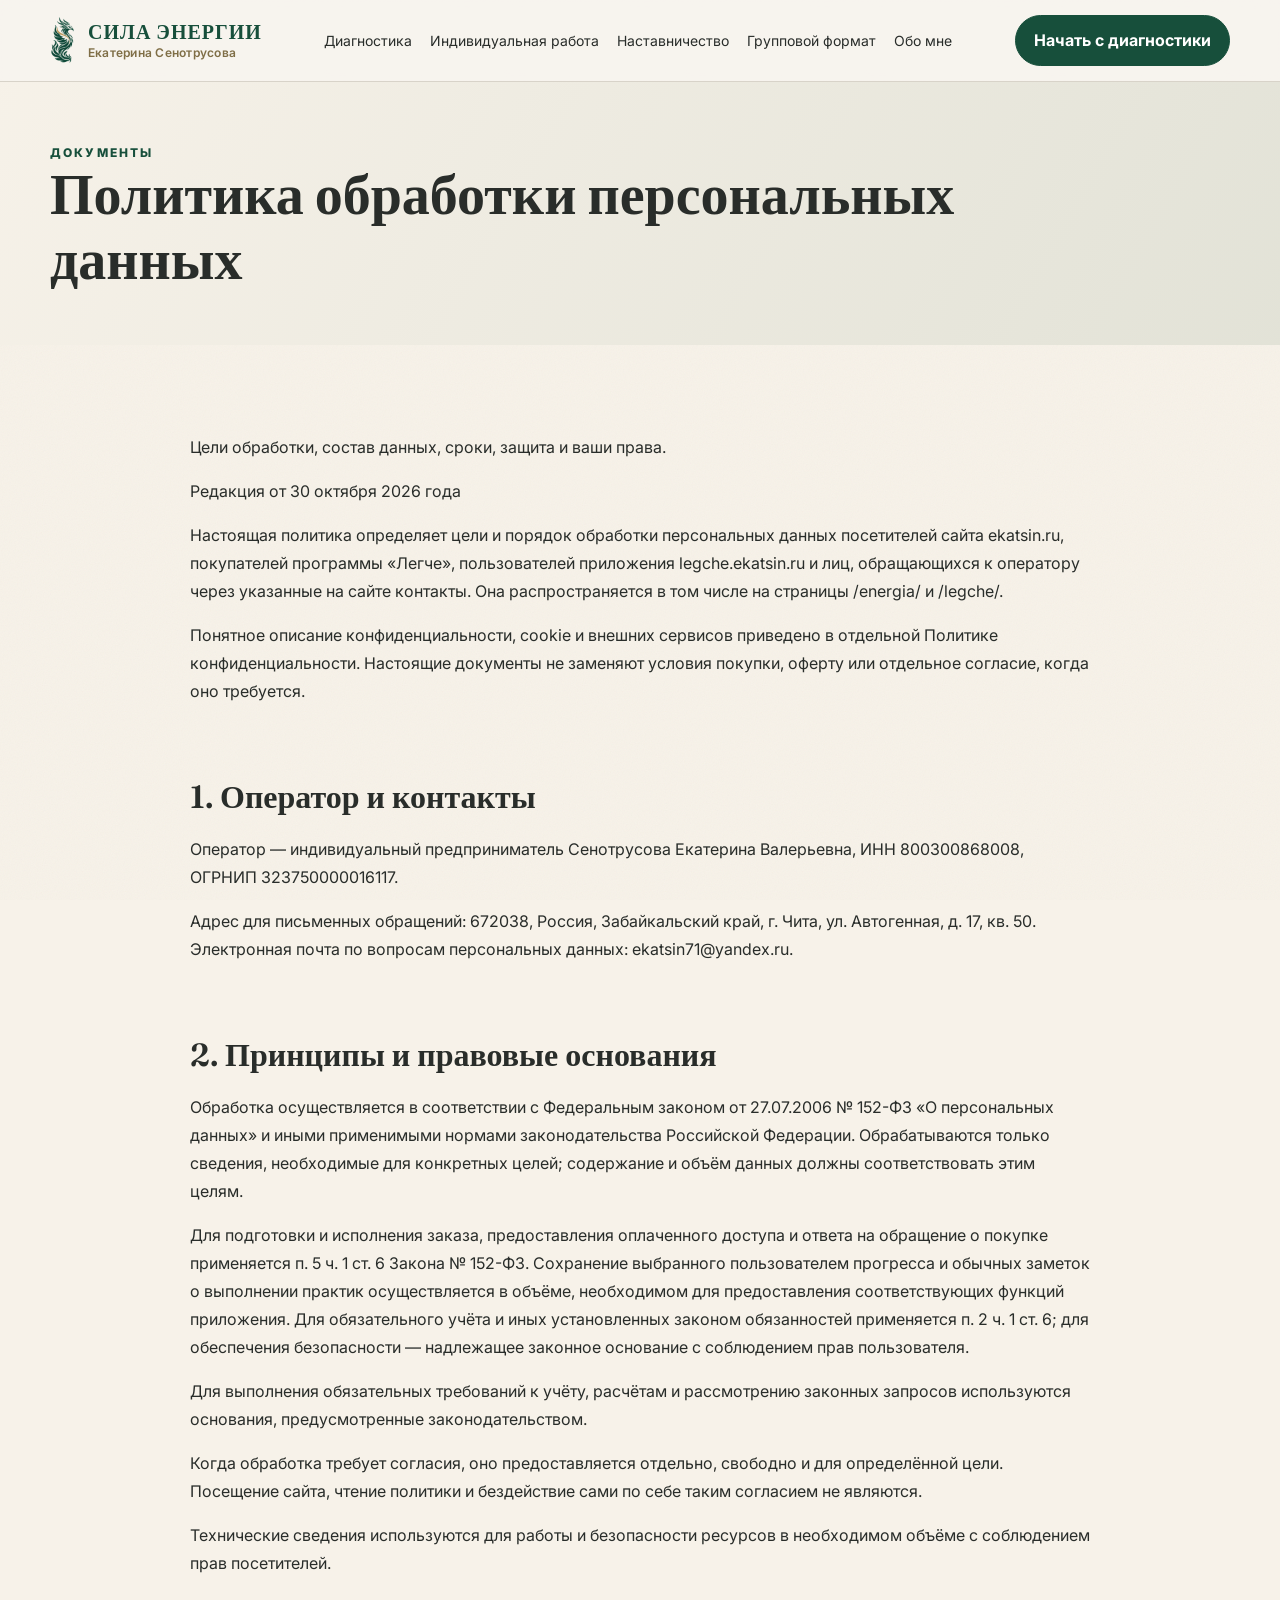
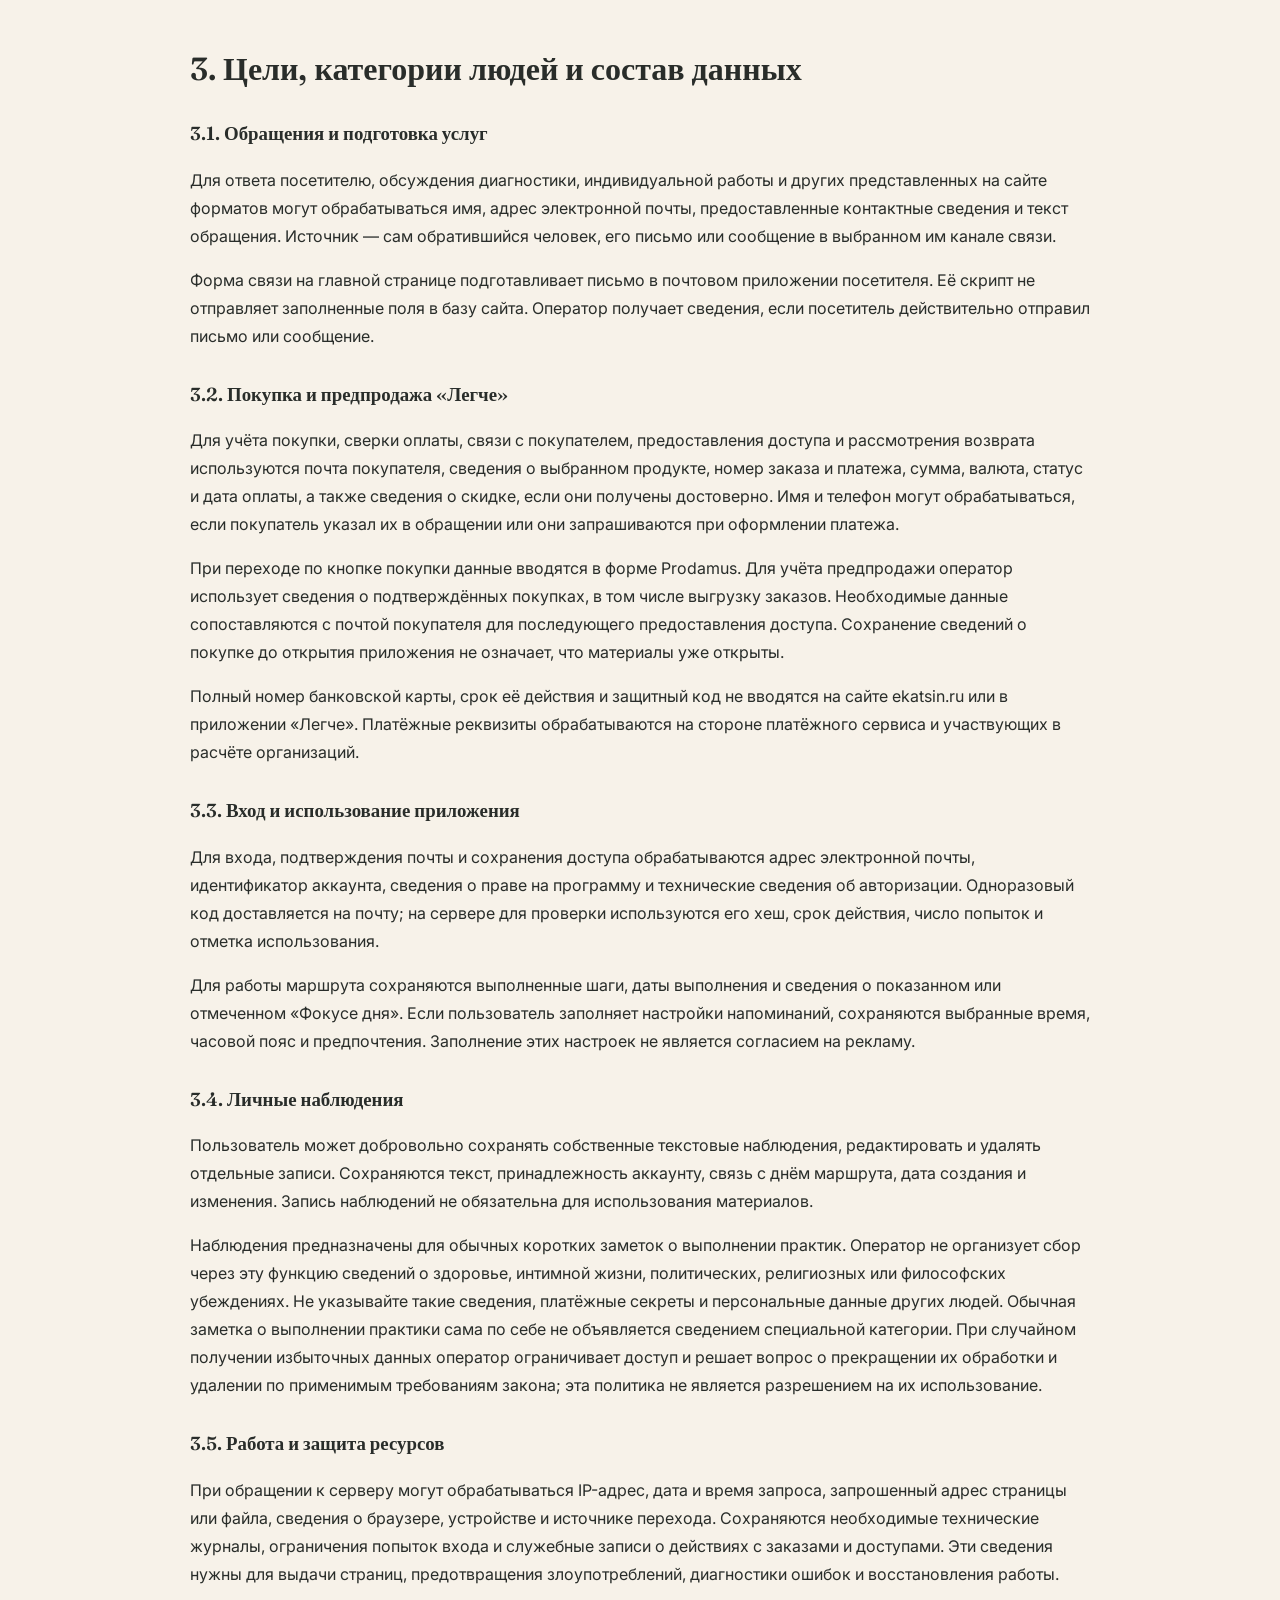
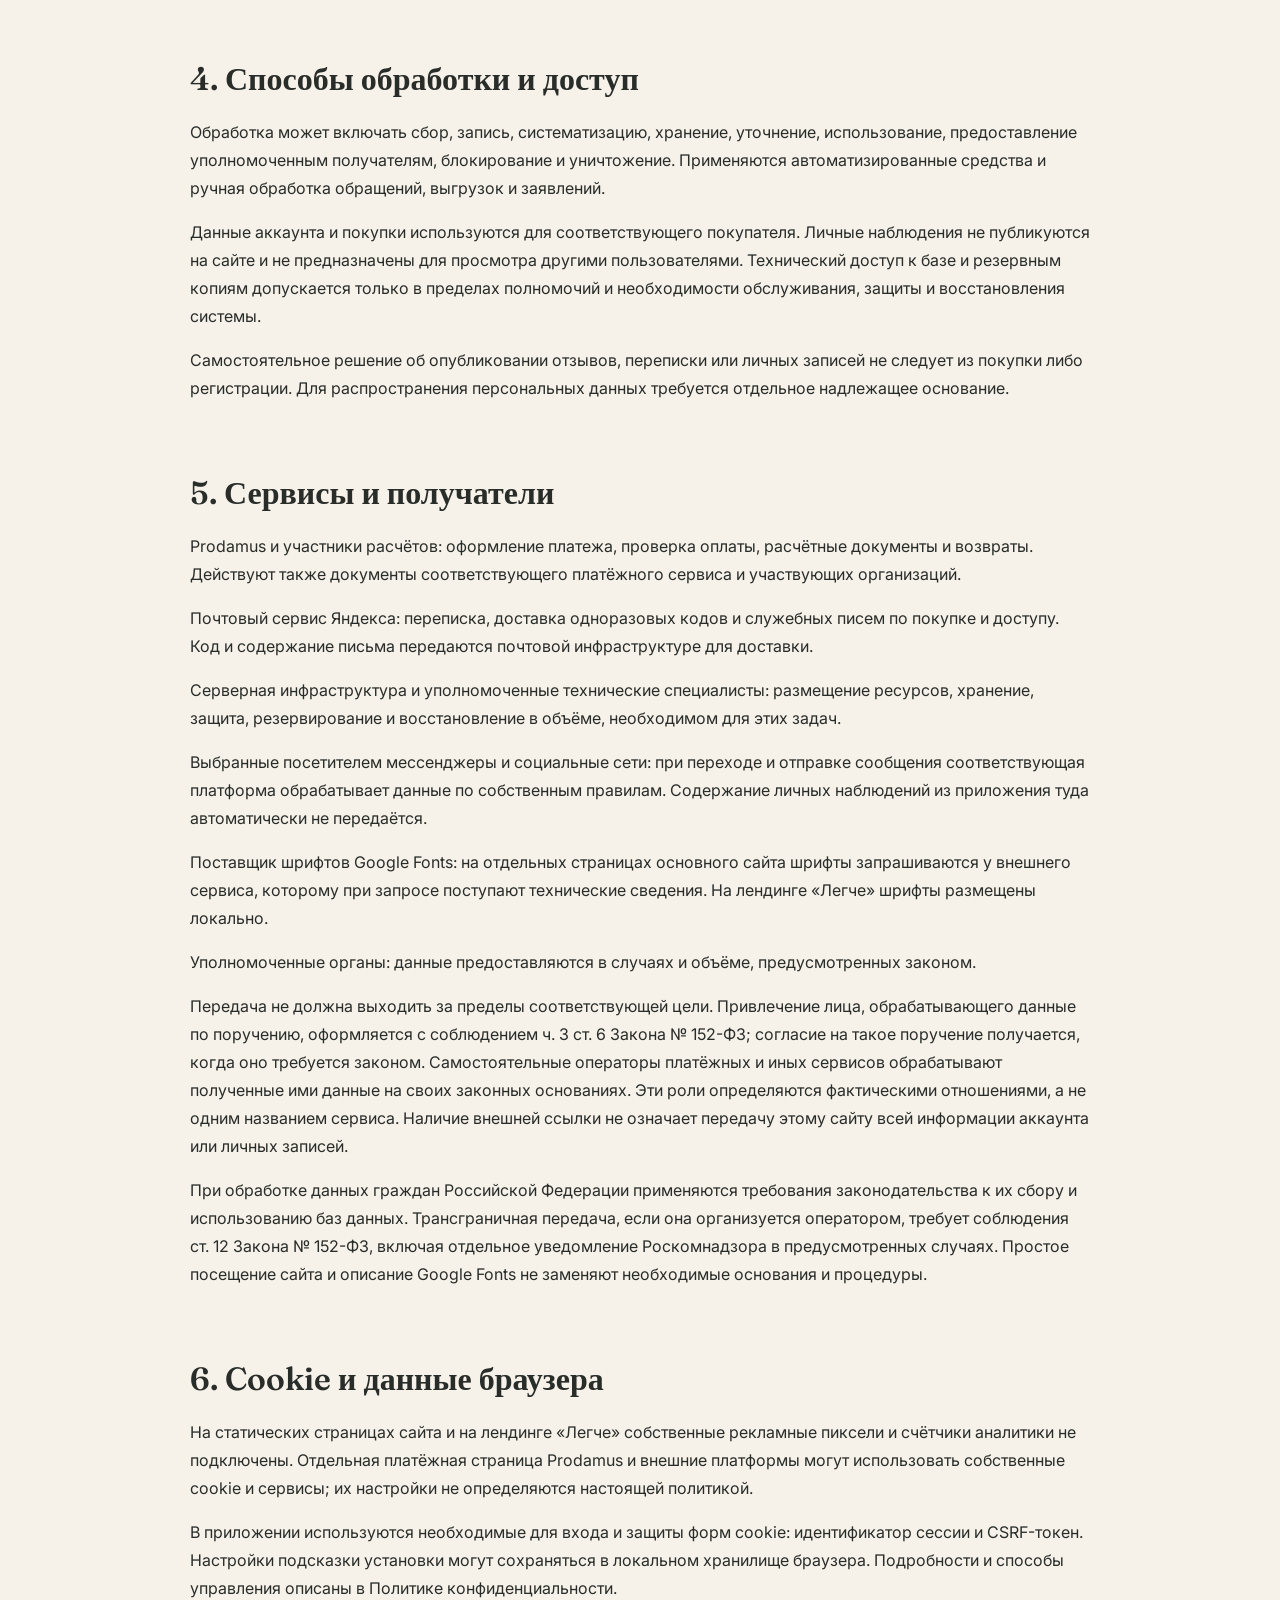
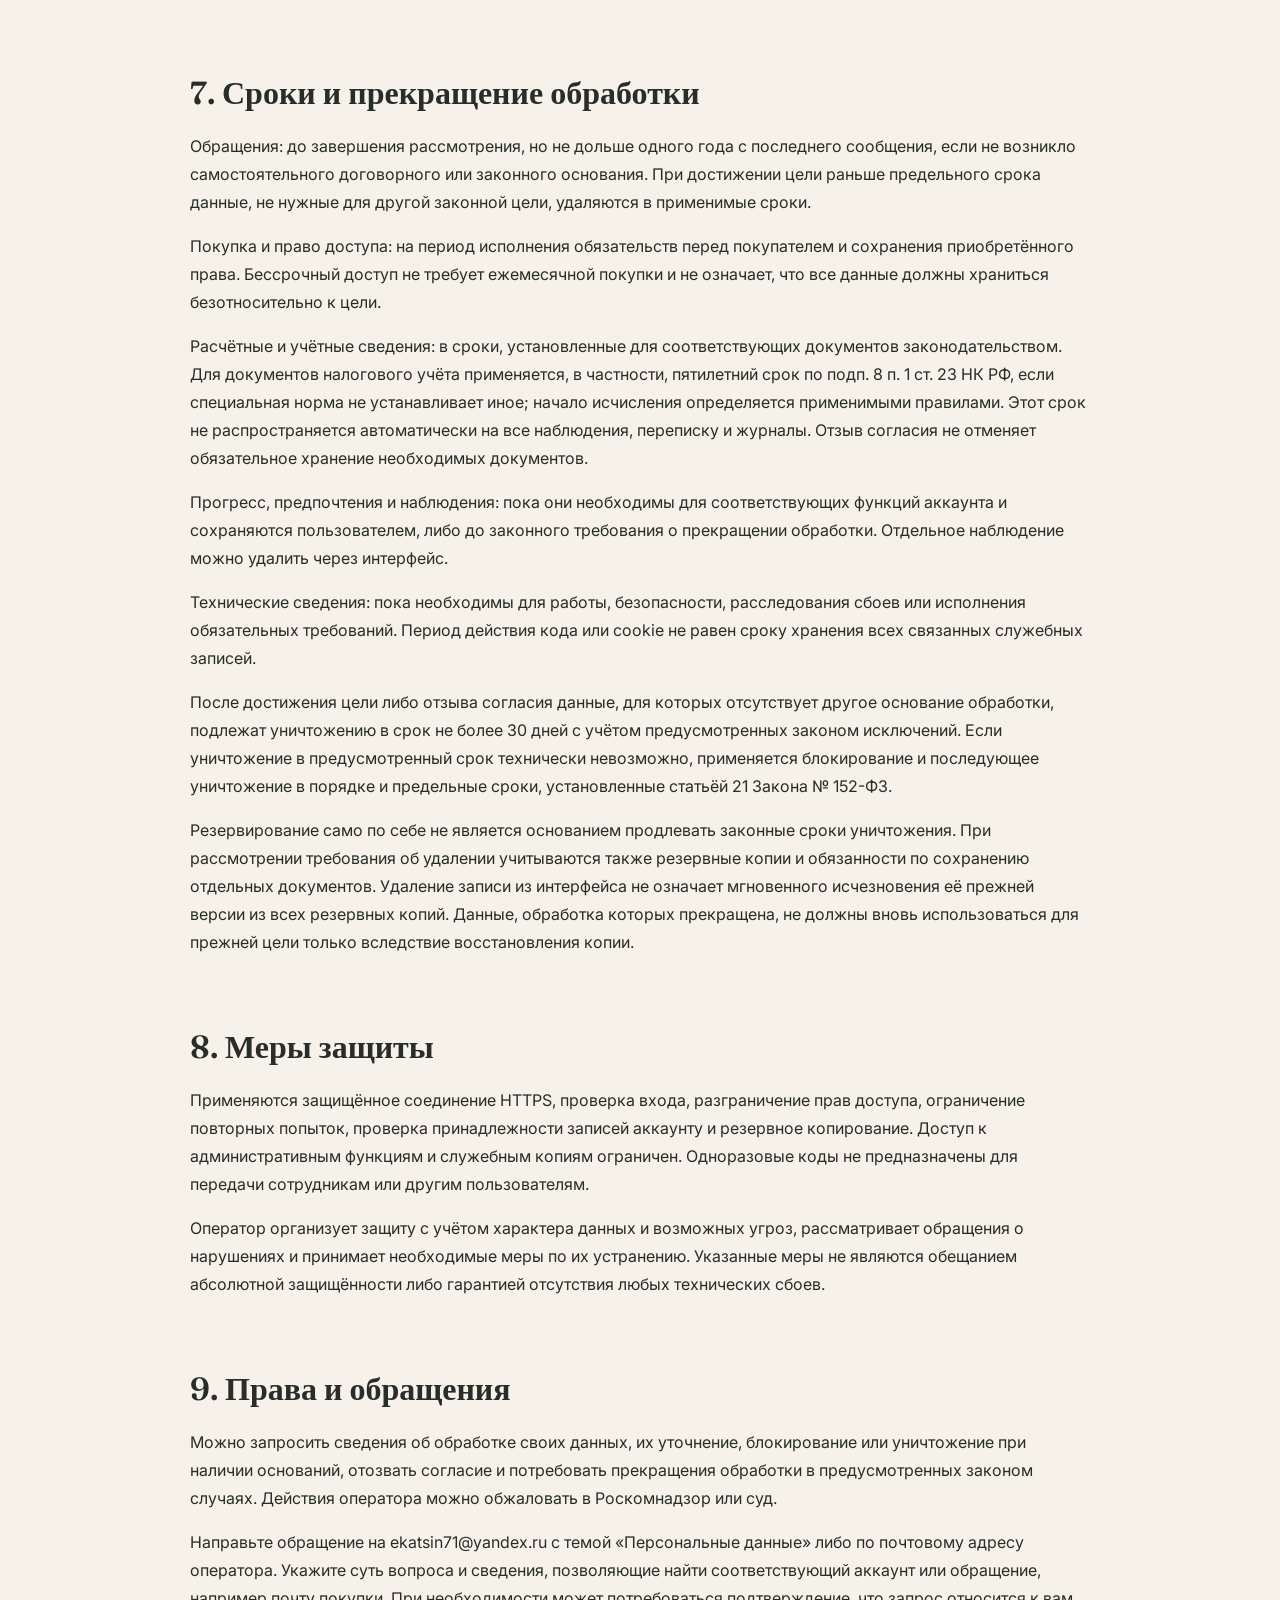
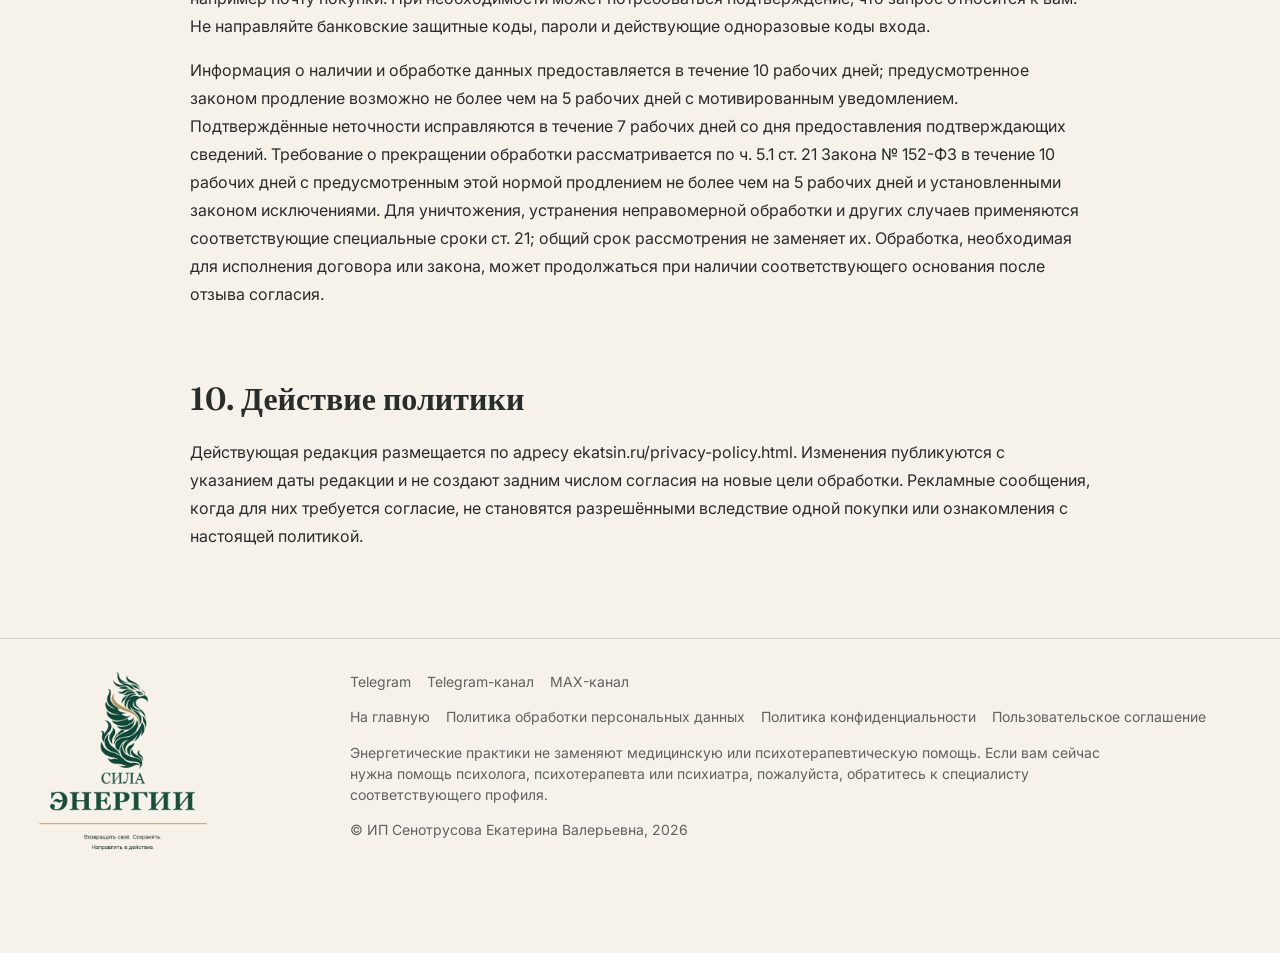
<file: privacy-policy.html>
<!doctype html>

<html lang="ru">

<head>

<meta charset="utf-8">

<meta name="viewport" content="width=device-width,initial-scale=1">

<link rel="icon" type="image/png" href="images/sila-energii-phoenix-mark-144.png">

<link rel="apple-touch-icon" href="apple-touch-icon.png">

<title>Политика обработки персональных данных — Екатерина Сенотрусова</title>

<meta name="description" content="Цели обработки, состав данных, сроки, защита и ваши права.">

<meta name="robots" content="index,follow">

<link rel="canonical" href="https://ekatsin.ru/privacy-policy.html">

<link rel="preconnect" href="https://fonts.googleapis.com">

<link rel="preconnect" href="https://fonts.gstatic.com" crossorigin>

<link href="https://fonts.googleapis.com/css2?family=Fraunces:opsz,wght@9..144,500;9..144,600&family=Inter:wght@400;600;700;800&display=swap" rel="stylesheet">

<link rel="stylesheet" href="styles.css">

<script type="application/ld+json">{"@context": "https://schema.org", "@type": "BreadcrumbList", "itemListElement": [{"@type": "ListItem", "position": 1, "name": "Главная", "item": "https://ekatsin.ru/"}, {"@type": "ListItem", "position": 2, "name": "Политика обработки персональных данных", "item": "https://ekatsin.ru/privacy-policy.html"}]}</script>

<style>

.legal-hero h1{font-size:clamp(2rem,6vw,3.5rem);line-height:1.15;overflow-wrap:anywhere;max-width:26ch}

.legal-document{max-width:900px}.legal-document p,.legal-document li{line-height:1.75;overflow-wrap:anywhere}

.legal-document h2{font-size:clamp(1.45rem,4vw,2rem);line-height:1.3;margin-top:2.2em;scroll-margin-top:110px}

.legal-document h3{font-size:1.18rem;line-height:1.4;margin-top:1.7em}.legal-document ul{padding-left:1.4em}

.legal-document li+li{margin-top:.65em}.legal-date{color:#52645c;font-size:.95rem}

@media print{header,footer,.to-top{display:none}.legal-document{max-width:none}a{color:inherit}}

</style>

</head>

<body>



<header>

  <div class="wrap nav">

    <a class="brand" href="index.html" aria-label="Сила энергии — на главную">

      <img class="brand-mark" src="images/sila-energii-phoenix-mark-144.png" width="48" height="48" alt="">

      <span class="brand-text"><span class="brand-name">СИЛА ЭНЕРГИИ</span><span class="brand-person">Екатерина Сенотрусова</span></span>

    </a>

    <button class="burger" type="button" aria-expanded="false" aria-label="Открыть меню">☰</button>

    <nav>

      <a href="diagnostika.html">Диагностика</a>

      <a href="individual.html">Индивидуальная работа</a>

      <a href="practitioner.html">Наставничество</a>

      <a href="events.html">Групповой формат</a>

      <a href="about.html">Обо мне</a>

    </nav>

    <a class="btn" href="https://t.me/ekaterinasenotrusova" target="_blank" rel="noopener" data-cta="contact">Начать с диагностики</a>

  </div>

</header>



<main>

<section class="hero-mini legal-hero no-reveal"><div class="wrap"><div class="eyebrow">Документы</div><h1>Политика обработки персональных данных</h1></div></section>

<section class="section no-reveal"><article class="wrap legal-document"><p>Цели обработки, состав данных, сроки, защита и ваши права.</p>
<p>Редакция от 30 октября 2026 года</p>
<p>Настоящая политика определяет цели и порядок обработки персональных данных посетителей сайта ekatsin.ru, покупателей программы «Легче», пользователей приложения legche.ekatsin.ru и лиц, обращающихся к оператору через указанные на сайте контакты. Она распространяется в том числе на страницы /energia/ и /legche/.</p>
<p>Понятное описание конфиденциальности, cookie и внешних сервисов приведено в отдельной <a href="confidentiality-policy.html">Политике конфиденциальности</a>. Настоящие документы не заменяют условия покупки, оферту или отдельное согласие, когда оно требуется.</p>
<h2 id="operator">1. Оператор и контакты</h2>
<p>Оператор — индивидуальный предприниматель Сенотрусова Екатерина Валерьевна, ИНН 800300868008, ОГРНИП 323750000016117.</p>
<p>Адрес для письменных обращений: 672038, Россия, Забайкальский край, г. Чита, ул. Автогенная, д. 17, кв. 50. Электронная почта по вопросам персональных данных: ekatsin71@yandex.ru.</p>
<h2 id="principles">2. Принципы и правовые основания</h2>
<p>Обработка осуществляется в соответствии с Федеральным законом от 27.07.2006 № 152-ФЗ «О персональных данных» и иными применимыми нормами законодательства Российской Федерации. Обрабатываются только сведения, необходимые для конкретных целей; содержание и объём данных должны соответствовать этим целям.</p>
<p>Для подготовки и исполнения заказа, предоставления оплаченного доступа и ответа на обращение о покупке применяется п. 5 ч. 1 ст. 6 Закона № 152-ФЗ. Сохранение выбранного пользователем прогресса и обычных заметок о выполнении практик осуществляется в объёме, необходимом для предоставления соответствующих функций приложения. Для обязательного учёта и иных установленных законом обязанностей применяется п. 2 ч. 1 ст. 6; для обеспечения безопасности — надлежащее законное основание с соблюдением прав пользователя.</p>
<p>Для выполнения обязательных требований к учёту, расчётам и рассмотрению законных запросов используются основания, предусмотренные законодательством.</p>
<p>Когда обработка требует согласия, оно предоставляется отдельно, свободно и для определённой цели. Посещение сайта, чтение политики и бездействие сами по себе таким согласием не являются.</p>
<p>Технические сведения используются для работы и безопасности ресурсов в необходимом объёме с соблюдением прав посетителей.</p>
<h2 id="purposes">3. Цели, категории людей и состав данных</h2>
<h3>3.1. Обращения и подготовка услуг</h3>
<p>Для ответа посетителю, обсуждения диагностики, индивидуальной работы и других представленных на сайте форматов могут обрабатываться имя, адрес электронной почты, предоставленные контактные сведения и текст обращения. Источник — сам обратившийся человек, его письмо или сообщение в выбранном им канале связи.</p>
<p>Форма связи на главной странице подготавливает письмо в почтовом приложении посетителя. Её скрипт не отправляет заполненные поля в базу сайта. Оператор получает сведения, если посетитель действительно отправил письмо или сообщение.</p>
<h3>3.2. Покупка и предпродажа «Легче»</h3>
<p>Для учёта покупки, сверки оплаты, связи с покупателем, предоставления доступа и рассмотрения возврата используются почта покупателя, сведения о выбранном продукте, номер заказа и платежа, сумма, валюта, статус и дата оплаты, а также сведения о скидке, если они получены достоверно. Имя и телефон могут обрабатываться, если покупатель указал их в обращении или они запрашиваются при оформлении платежа.</p>
<p>При переходе по кнопке покупки данные вводятся в форме Prodamus. Для учёта предпродажи оператор использует сведения о подтверждённых покупках, в том числе выгрузку заказов. Необходимые данные сопоставляются с почтой покупателя для последующего предоставления доступа. Сохранение сведений о покупке до открытия приложения не означает, что материалы уже открыты.</p>
<p>Полный номер банковской карты, срок её действия и защитный код не вводятся на сайте ekatsin.ru или в приложении «Легче». Платёжные реквизиты обрабатываются на стороне платёжного сервиса и участвующих в расчёте организаций.</p>
<h3>3.3. Вход и использование приложения</h3>
<p>Для входа, подтверждения почты и сохранения доступа обрабатываются адрес электронной почты, идентификатор аккаунта, сведения о праве на программу и технические сведения об авторизации. Одноразовый код доставляется на почту; на сервере для проверки используются его хеш, срок действия, число попыток и отметка использования.</p>
<p>Для работы маршрута сохраняются выполненные шаги, даты выполнения и сведения о показанном или отмеченном «Фокусе дня». Если пользователь заполняет настройки напоминаний, сохраняются выбранные время, часовой пояс и предпочтения. Заполнение этих настроек не является согласием на рекламу.</p>
<h3>3.4. Личные наблюдения</h3>
<p>Пользователь может добровольно сохранять собственные текстовые наблюдения, редактировать и удалять отдельные записи. Сохраняются текст, принадлежность аккаунту, связь с днём маршрута, дата создания и изменения. Запись наблюдений не обязательна для использования материалов.</p>
<p>Наблюдения предназначены для обычных коротких заметок о выполнении практик. Оператор не организует сбор через эту функцию сведений о здоровье, интимной жизни, политических, религиозных или философских убеждениях. Не указывайте такие сведения, платёжные секреты и персональные данные других людей. Обычная заметка о выполнении практики сама по себе не объявляется сведением специальной категории. При случайном получении избыточных данных оператор ограничивает доступ и решает вопрос о прекращении их обработки и удалении по применимым требованиям закона; эта политика не является разрешением на их использование.</p>
<h3>3.5. Работа и защита ресурсов</h3>
<p>При обращении к серверу могут обрабатываться IP-адрес, дата и время запроса, запрошенный адрес страницы или файла, сведения о браузере, устройстве и источнике перехода. Сохраняются необходимые технические журналы, ограничения попыток входа и служебные записи о действиях с заказами и доступами. Эти сведения нужны для выдачи страниц, предотвращения злоупотреблений, диагностики ошибок и восстановления работы.</p>
<h2 id="processing">4. Способы обработки и доступ</h2>
<p>Обработка может включать сбор, запись, систематизацию, хранение, уточнение, использование, предоставление уполномоченным получателям, блокирование и уничтожение. Применяются автоматизированные средства и ручная обработка обращений, выгрузок и заявлений.</p>
<p>Данные аккаунта и покупки используются для соответствующего покупателя. Личные наблюдения не публикуются на сайте и не предназначены для просмотра другими пользователями. Технический доступ к базе и резервным копиям допускается только в пределах полномочий и необходимости обслуживания, защиты и восстановления системы.</p>
<p>Самостоятельное решение об опубликовании отзывов, переписки или личных записей не следует из покупки либо регистрации. Для распространения персональных данных требуется отдельное надлежащее основание.</p>
<h2 id="recipients">5. Сервисы и получатели</h2>
<p>Prodamus и участники расчётов: оформление платежа, проверка оплаты, расчётные документы и возвраты. Действуют также документы соответствующего платёжного сервиса и участвующих организаций.</p>
<p>Почтовый сервис Яндекса: переписка, доставка одноразовых кодов и служебных писем по покупке и доступу. Код и содержание письма передаются почтовой инфраструктуре для доставки.</p>
<p>Серверная инфраструктура и уполномоченные технические специалисты: размещение ресурсов, хранение, защита, резервирование и восстановление в объёме, необходимом для этих задач.</p>
<p>Выбранные посетителем мессенджеры и социальные сети: при переходе и отправке сообщения соответствующая платформа обрабатывает данные по собственным правилам. Содержание личных наблюдений из приложения туда автоматически не передаётся.</p>
<p>Поставщик шрифтов Google Fonts: на отдельных страницах основного сайта шрифты запрашиваются у внешнего сервиса, которому при запросе поступают технические сведения. На лендинге «Легче» шрифты размещены локально.</p>
<p>Уполномоченные органы: данные предоставляются в случаях и объёме, предусмотренных законом.</p>
<p>Передача не должна выходить за пределы соответствующей цели. Привлечение лица, обрабатывающего данные по поручению, оформляется с соблюдением ч. 3 ст. 6 Закона № 152-ФЗ; согласие на такое поручение получается, когда оно требуется законом. Самостоятельные операторы платёжных и иных сервисов обрабатывают полученные ими данные на своих законных основаниях. Эти роли определяются фактическими отношениями, а не одним названием сервиса. Наличие внешней ссылки не означает передачу этому сайту всей информации аккаунта или личных записей.</p>
<p>При обработке данных граждан Российской Федерации применяются требования законодательства к их сбору и использованию баз данных. Трансграничная передача, если она организуется оператором, требует соблюдения ст. 12 Закона № 152-ФЗ, включая отдельное уведомление Роскомнадзора в предусмотренных случаях. Простое посещение сайта и описание Google Fonts не заменяют необходимые основания и процедуры.</p>
<h2 id="cookies">6. Cookie и данные браузера</h2>
<p>На статических страницах сайта и на лендинге «Легче» собственные рекламные пиксели и счётчики аналитики не подключены. Отдельная платёжная страница Prodamus и внешние платформы могут использовать собственные cookie и сервисы; их настройки не определяются настоящей политикой.</p>
<p>В приложении используются необходимые для входа и защиты форм cookie: идентификатор сессии и CSRF-токен. Настройки подсказки установки могут сохраняться в локальном хранилище браузера. Подробности и способы управления описаны в <a href="confidentiality-policy.html#cookies">Политике конфиденциальности</a>.</p>
<h2 id="retention">7. Сроки и прекращение обработки</h2>
<p>Обращения: до завершения рассмотрения, но не дольше одного года с последнего сообщения, если не возникло самостоятельного договорного или законного основания. При достижении цели раньше предельного срока данные, не нужные для другой законной цели, удаляются в применимые сроки.</p>
<p>Покупка и право доступа: на период исполнения обязательств перед покупателем и сохранения приобретённого права. Бессрочный доступ не требует ежемесячной покупки и не означает, что все данные должны храниться безотносительно к цели.</p>
<p>Расчётные и учётные сведения: в сроки, установленные для соответствующих документов законодательством. Для документов налогового учёта применяется, в частности, пятилетний срок по подп. 8 п. 1 ст. 23 НК РФ, если специальная норма не устанавливает иное; начало исчисления определяется применимыми правилами. Этот срок не распространяется автоматически на все наблюдения, переписку и журналы. Отзыв согласия не отменяет обязательное хранение необходимых документов.</p>
<p>Прогресс, предпочтения и наблюдения: пока они необходимы для соответствующих функций аккаунта и сохраняются пользователем, либо до законного требования о прекращении обработки. Отдельное наблюдение можно удалить через интерфейс.</p>
<p>Технические сведения: пока необходимы для работы, безопасности, расследования сбоев или исполнения обязательных требований. Период действия кода или cookie не равен сроку хранения всех связанных служебных записей.</p>
<p>После достижения цели либо отзыва согласия данные, для которых отсутствует другое основание обработки, подлежат уничтожению в срок не более 30 дней с учётом предусмотренных законом исключений. Если уничтожение в предусмотренный срок технически невозможно, применяется блокирование и последующее уничтожение в порядке и предельные сроки, установленные статьёй 21 Закона № 152-ФЗ.</p>
<p>Резервирование само по себе не является основанием продлевать законные сроки уничтожения. При рассмотрении требования об удалении учитываются также резервные копии и обязанности по сохранению отдельных документов. Удаление записи из интерфейса не означает мгновенного исчезновения её прежней версии из всех резервных копий. Данные, обработка которых прекращена, не должны вновь использоваться для прежней цели только вследствие восстановления копии.</p>
<h2 id="security">8. Меры защиты</h2>
<p>Применяются защищённое соединение HTTPS, проверка входа, разграничение прав доступа, ограничение повторных попыток, проверка принадлежности записей аккаунту и резервное копирование. Доступ к административным функциям и служебным копиям ограничен. Одноразовые коды не предназначены для передачи сотрудникам или другим пользователям.</p>
<p>Оператор организует защиту с учётом характера данных и возможных угроз, рассматривает обращения о нарушениях и принимает необходимые меры по их устранению. Указанные меры не являются обещанием абсолютной защищённости либо гарантией отсутствия любых технических сбоев.</p>
<h2 id="rights">9. Права и обращения</h2>
<p>Можно запросить сведения об обработке своих данных, их уточнение, блокирование или уничтожение при наличии оснований, отозвать согласие и потребовать прекращения обработки в предусмотренных законом случаях. Действия оператора можно обжаловать в Роскомнадзор или суд.</p>
<p>Направьте обращение на ekatsin71@yandex.ru с темой «Персональные данные» либо по почтовому адресу оператора. Укажите суть вопроса и сведения, позволяющие найти соответствующий аккаунт или обращение, например почту покупки. При необходимости может потребоваться подтверждение, что запрос относится к вам. Не направляйте банковские защитные коды, пароли и действующие одноразовые коды входа.</p>
<p>Информация о наличии и обработке данных предоставляется в течение 10 рабочих дней; предусмотренное законом продление возможно не более чем на 5 рабочих дней с мотивированным уведомлением. Подтверждённые неточности исправляются в течение 7 рабочих дней со дня предоставления подтверждающих сведений. Требование о прекращении обработки рассматривается по ч. 5.1 ст. 21 Закона № 152-ФЗ в течение 10 рабочих дней с предусмотренным этой нормой продлением не более чем на 5 рабочих дней и установленными законом исключениями. Для уничтожения, устранения неправомерной обработки и других случаев применяются соответствующие специальные сроки ст. 21; общий срок рассмотрения не заменяет их. Обработка, необходимая для исполнения договора или закона, может продолжаться при наличии соответствующего основания после отзыва согласия.</p>
<h2 id="updates">10. Действие политики</h2>
<p>Действующая редакция размещается по адресу ekatsin.ru/privacy-policy.html. Изменения публикуются с указанием даты редакции и не создают задним числом согласия на новые цели обработки. Рекламные сообщения, когда для них требуется согласие, не становятся разрешёнными вследствие одной покупки или ознакомления с настоящей политикой.</p></article></section>

</main>



<footer>

  <div class="wrap foot-grid">

    <img class="foot-logo" src="images/sila-energii-logo-square-transparent.png" width="260" height="260" loading="lazy" decoding="async" alt="Сила энергии — энергокоучинг и наставничество Екатерины Сенотрусовой">

    <div class="foot-main">

    <div class="foot-links">

      <a href="https://t.me/ekaterinasenotrusova" target="_blank" rel="noopener">Telegram</a>

      <a href="https://t.me/Ekaterina_Senotrusova" target="_blank" rel="noopener">Telegram-канал</a>

      <a href="https://max.ru/join/tO2815cbAxQLdT1Bpkj2HiOghmmXN9vri4jWcZj6SG8" target="_blank" rel="noopener">MAX-канал</a>

    </div>

    <div class="foot-links">

      <a href="index.html">На главную</a>

      <a href="privacy-policy.html">Политика обработки персональных данных</a>

      <a href="confidentiality-policy.html">Политика конфиденциальности</a>

      <a href="user-agreement.html">Пользовательское соглашение</a>

    </div>

    <p class="disclaimer">Энергетические практики не заменяют медицинскую или психотерапевтическую помощь. Если вам сейчас нужна помощь психолога, психотерапевта или психиатра, пожалуйста, обратитесь к специалисту соответствующего профиля.</p>

    © ИП Сенотрусова Екатерина Валерьевна, 2026

    </div>

  </div>

</footer>



<button class="to-top" type="button" aria-label="Наверх">↑</button>



<script src="interactions.js"></script>



</body>

</html>
</file>
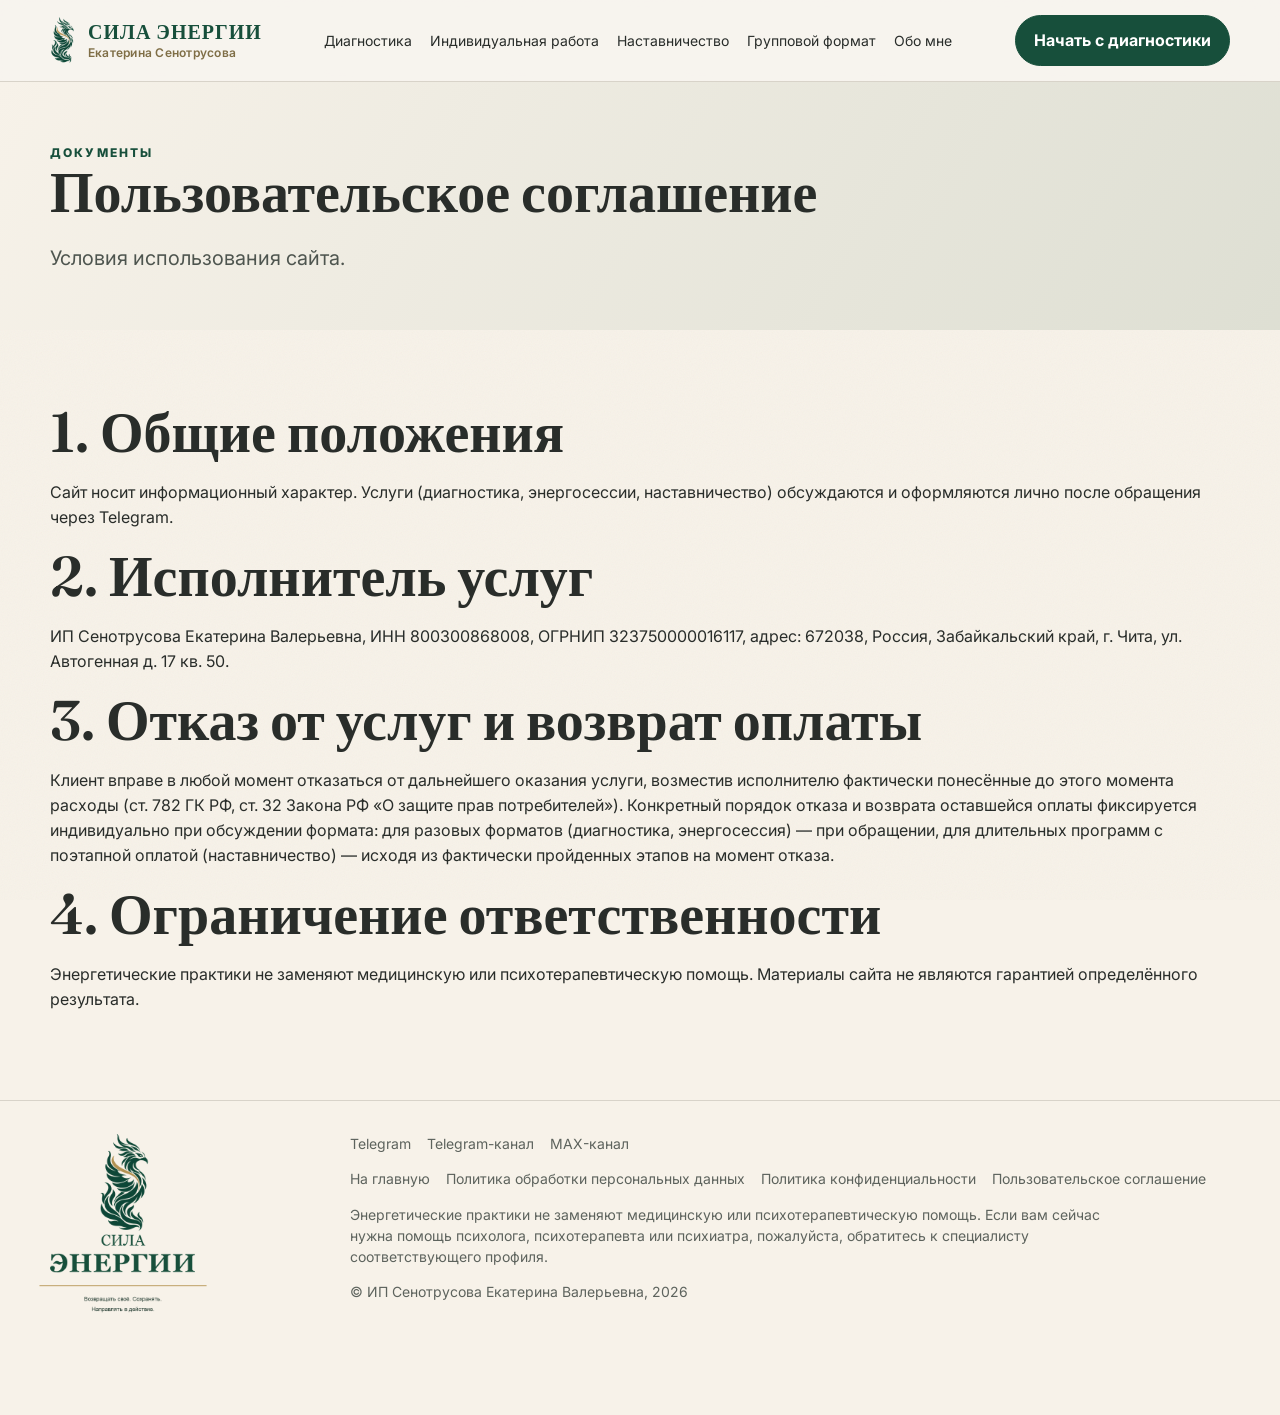
<file: user-agreement.html>
<!doctype html>
<html lang="ru">
<head>
<meta charset="utf-8">
<meta name="viewport" content="width=device-width,initial-scale=1">
<link rel="icon" type="image/png" href="images/sila-energii-phoenix-mark-144.png">
<link rel="apple-touch-icon" href="apple-touch-icon.png">
<title>Пользовательское соглашение — Екатерина Сенотрусова</title>
<meta name="description" content="Условия использования сайта и оказания услуг энергокоуча Екатерины Сенотрусовой: диагностика, энергосессии, наставничество.">
<meta name="robots" content="index,follow">
<link rel="canonical" href="https://ekatsin.ru/user-agreement.html">
<link rel="preconnect" href="https://fonts.googleapis.com">
<link rel="preconnect" href="https://fonts.gstatic.com" crossorigin>
<link href="https://fonts.googleapis.com/css2?family=Fraunces:opsz,wght@9..144,500;9..144,600&family=Inter:wght@400;600;700;800&display=swap" rel="stylesheet">
<link rel="stylesheet" href="styles.css">
<script type="application/ld+json">
{
  "@context": "https://schema.org",
  "@type": "BreadcrumbList",
  "itemListElement": [
    { "@type": "ListItem", "position": 1, "name": "Главная", "item": "https://ekatsin.ru/index.html" },
    { "@type": "ListItem", "position": 2, "name": "Пользовательское соглашение", "item": "https://ekatsin.ru/user-agreement.html" }
  ]
}
</script>
</head>
<body>

<header>
  <div class="wrap nav">
    <a class="brand" href="index.html" aria-label="Сила энергии — на главную">
      <img class="brand-mark" src="images/sila-energii-phoenix-mark-144.png" width="48" height="48" alt="">
      <span class="brand-text"><span class="brand-name">СИЛА ЭНЕРГИИ</span><span class="brand-person">Екатерина Сенотрусова</span></span>
    </a>
    <button class="burger" type="button" aria-expanded="false" aria-label="Открыть меню">☰</button>
    <nav>
      <a href="diagnostika.html">Диагностика</a>
      <a href="individual.html">Индивидуальная работа</a>
      <a href="practitioner.html">Наставничество</a>
      <a href="events.html">Групповой формат</a>
      <a href="about.html">Обо мне</a>
    </nav>
    <a class="btn" href="https://t.me/ekaterinasenotrusova" target="_blank" rel="noopener" data-cta="contact">Начать с диагностики</a>
  </div>
</header>

<main>
<section class="hero-mini"><div class="wrap">
<div class="eyebrow">Документы</div>
<h1>Пользовательское соглашение</h1>
<p class="lead">Условия использования сайта.</p>
</div></section>
<section class="section"><div class="wrap">
<!-- Черновик, требует финальной сверки с юристом перед публикацией, см. раздел 10.5 ТЗ. -->
<h2>1. Общие положения</h2>
<p>Сайт носит информационный характер. Услуги (диагностика, энергосессии, наставничество) обсуждаются и оформляются лично после обращения через Telegram.</p>
<h2>2. Исполнитель услуг</h2>
<p>ИП Сенотрусова Екатерина Валерьевна, ИНН 800300868008, ОГРНИП 323750000016117, адрес: 672038, Россия, Забайкальский край, г. Чита, ул. Автогенная д. 17 кв. 50.</p>
<h2>3. Отказ от услуг и возврат оплаты</h2>
<p>Клиент вправе в любой момент отказаться от дальнейшего оказания услуги, возместив исполнителю фактически понесённые до этого момента расходы (ст. 782 ГК РФ, ст. 32 Закона РФ «О защите прав потребителей»). Конкретный порядок отказа и возврата оставшейся оплаты фиксируется индивидуально при обсуждении формата: для разовых форматов (диагностика, энергосессия) — при обращении, для длительных программ с поэтапной оплатой (наставничество) — исходя из фактически пройденных этапов на момент отказа.</p>
<h2>4. Ограничение ответственности</h2>
<p>Энергетические практики не заменяют медицинскую или психотерапевтическую помощь. Материалы сайта не являются гарантией определённого результата.</p>
</div></section>
</main>

<footer>
  <div class="wrap foot-grid">
    <img class="foot-logo" src="images/sila-energii-logo-square-transparent.png" width="260" height="260" loading="lazy" decoding="async" alt="Сила энергии — энергокоучинг и наставничество Екатерины Сенотрусовой">
    <div class="foot-main">
    <div class="foot-links">
      <a href="https://t.me/ekaterinasenotrusova" target="_blank" rel="noopener">Telegram</a>
      <a href="https://t.me/Ekaterina_Senotrusova" target="_blank" rel="noopener">Telegram-канал</a>
      <a href="https://max.ru/join/tO2815cbAxQLdT1Bpkj2HiOghmmXN9vri4jWcZj6SG8" target="_blank" rel="noopener">MAX-канал</a>
    </div>
    <div class="foot-links">
      <a href="index.html">На главную</a>
      <a href="privacy-policy.html">Политика обработки персональных данных</a>
      <a href="confidentiality-policy.html">Политика конфиденциальности</a>
      <a href="user-agreement.html">Пользовательское соглашение</a>
    </div>
    <p class="disclaimer">Энергетические практики не заменяют медицинскую или психотерапевтическую помощь. Если вам сейчас нужна помощь психолога, психотерапевта или психиатра, пожалуйста, обратитесь к специалисту соответствующего профиля.</p>
    © ИП Сенотрусова Екатерина Валерьевна, 2026
    </div>
  </div>
</footer>

<button class="to-top" type="button" aria-label="Наверх">↑</button>

<script src="interactions.js"></script>

</body>
</html>
</file>
<file: styles.css>
:root{
  --bg:#F7F2E9;
  --ivory:#FFFDF8;
  --ink:#292D2A;
  --pine:#243C32;
  --muted:#5d635d;
  --line:#d8d3c9;
  --card:#FFFDF8;
  --accent:#174F3B;
  --accent2:#B99A58;
  --cognac:#9B6046;
  --sage:#9FAF9C;
  --soft:#E7ECE4;
  --text-soft:#4e554f;
}
*{box-sizing:border-box}
html{scroll-behavior:smooth}
body{
  margin:0;background:var(--bg);color:var(--ink);
  font-family:Inter,Arial,sans-serif;line-height:1.55;
  position:relative
}
body::before{
  content:"";position:fixed;inset:0;pointer-events:none;z-index:1;opacity:.05;mix-blend-mode:multiply;
  background-image:url("data:image/svg+xml;utf8,<svg xmlns='http://www.w3.org/2000/svg' width='180' height='180'><filter id='n'><feTurbulence type='fractalNoise' baseFrequency='0.85' numOctaves='2' stitchTiles='stitch'/></filter><rect width='100%25' height='100%25' filter='url(%23n)'/></svg>")
}
header,main,footer{position:relative;z-index:2}
a{color:inherit;text-decoration:none}
.wrap{width:min(1180px,calc(100% - 36px));margin:auto}
header{
  position:sticky;top:0;z-index:10;
  background:rgba(247,244,238,.94);backdrop-filter:blur(10px);
  border-bottom:1px solid var(--line)
}
.nav{display:flex;align-items:center;justify-content:space-between;gap:24px;padding:15px 0}
/* Бренд «СИЛА ЭНЕРГИИ»: знак Феникса + название текстом. У PNG знака прозрачные поля по бокам, отрицательные отступы их компенсируют */
.brand{display:flex;align-items:center;gap:8px;flex:none;line-height:1.2}
.brand-mark{display:block;width:48px;height:48px;margin:0 -6px 0 -12px;flex:none}
.brand-text{display:flex;flex-direction:column}
.brand-name{font-family:'Fraunces',serif;font-size:20px;font-weight:600;letter-spacing:.05em;color:var(--accent);white-space:nowrap}
.brand-person{margin-top:2px;font-size:12px;font-weight:600;letter-spacing:.02em;color:color-mix(in srgb, var(--accent2) 60%, var(--ink));white-space:nowrap}
nav{display:flex;gap:18px;flex-wrap:wrap;font-size:14px}
.btn{
  display:inline-block;padding:12px 18px;border-radius:999px;
  background:var(--accent);color:white;font-weight:700;border:1px solid var(--accent);
  transition:background-color .25s ease,color .25s ease,border-color .25s ease,transform .25s ease
}
.btn:hover{background:var(--pine);border-color:var(--pine)}
.btn.secondary{background:transparent;color:var(--accent)}
.btn.secondary:hover{background:var(--accent);color:#fff}
.hero,.hero-mini{
  position:relative;
  background:linear-gradient(120deg,
    var(--bg) 0%,
    color-mix(in srgb, var(--sage) 30%, var(--bg)) 35%,
    color-mix(in srgb, var(--accent2) 20%, var(--bg)) 65%,
    var(--bg) 100%);
  background-size:300% 300%;
  background-attachment:fixed;
  animation:hero-gradient 20s ease infinite
}
@keyframes hero-gradient{
  0%{background-position:0% 50%}
  50%{background-position:100% 50%}
  100%{background-position:0% 50%}
}
@media (prefers-reduced-motion:reduce){
  .hero,.hero-mini{animation:none;background-attachment:scroll}
}
.hero{padding:90px 0 70px}
.eyebrow{font-size:12px;letter-spacing:.18em;text-transform:uppercase;color:var(--accent);font-weight:800}
h1,h2,h3{font-family:'Fraunces',serif;font-weight:600;line-height:1.08;margin:0 0 18px}
h1{font-size:clamp(44px,7vw,84px);max-width:950px}
h2{font-size:clamp(34px,5vw,56px);max-width:900px}
.h2-compact{font-size:clamp(26px,3.6vw,38px)}
h3{font-size:clamp(22px,3vw,28px)}
/* Заголовки мини-хиро (внутренние страницы) обычно 1-2 слова — не должны раздуваться до масштаба заголовка главной */
.hero-mini h1{font-size:clamp(36px,5vw,56px)}
.lead{font-size:20px;color:var(--text-soft);max-width:820px}
/* Строка-факт (счётчики сразу под заголовком секции) — крупнее обычного текста, иначе рядом с h2 смотрится как мелкая подпись */
.fact-line{font-size:clamp(18px,2.4vw,24px);color:var(--text-soft)}
.hero-actions{display:flex;gap:12px;flex-wrap:wrap;margin-top:28px}
.grid{display:grid;gap:22px}
.grid-3{grid-template-columns:repeat(3,1fr)}
.grid-2{grid-template-columns:repeat(2,1fr)}
.card{
  background:var(--card);border:1px solid var(--line);
  border-radius:20px;padding:28px
}
.section{padding:72px 0}
.section.soft{background:var(--soft)}
.kicker{color:var(--muted);max-width:760px;margin-bottom:34px}
.pill{display:inline-block;padding:7px 10px;border:1px solid var(--line);border-radius:999px;font-size:14px;margin:4px 4px 0 0}
.quote{
  font-family:'Fraunces',serif;font-weight:500;font-size:clamp(28px,4vw,48px);
  max-width:980px;margin:0
}
.quote + .quote{margin-top:20px}
/* Шаги пути — не карточки, а тайм-лайн: реальная последовательность подана иначе, чем карточки-темы и отзывы */
.route{display:grid;grid-template-columns:repeat(5,1fr);gap:20px}
.route.cols-4{grid-template-columns:repeat(4,1fr)}
.route div{border-left:1px solid var(--line);padding-left:16px}
.route div:first-child{border-left:none;padding-left:0}
.route b{display:block;margin-bottom:8px;font-family:'Fraunces',serif;font-weight:600;font-size:19px;color:var(--accent)}
.route span{color:var(--muted)}
footer{border-top:1px solid var(--line);padding:32px 0;color:var(--muted);font-size:14px}
.hero-mini{padding:62px 0 36px}
.list-clean{padding-left:20px}
.list-clean li{margin:9px 0}
.list-clean.cols-2{column-count:2;column-gap:36px}
.list-clean.cols-2 li{margin:0 0 9px}
.cta{
  background:var(--accent);color:white;border-radius:28px;padding:34px;
  display:flex;align-items:center;justify-content:space-between;gap:24px
}
.cta h2{font-size:clamp(28px,4vw,38px);max-width:none;margin-bottom:8px}
.cta .btn{background:white;color:var(--accent);border-color:white;flex:none;white-space:nowrap}
.cta .btn:hover{background:var(--soft);border-color:var(--soft)}
.notice{font-size:14px;color:var(--muted);margin-top:16px}

/* Развилка "для себя / для практики" */
.section.divide{border-top:1px solid var(--line)}
.split{display:grid;grid-template-columns:1fr 1fr;gap:0}
.split-col{padding:8px 40px}
.split-col:first-child{padding-left:0;border-right:1px solid var(--line)}
.split-col:last-child{padding-right:0}
.split-col .tag{font-size:12px;font-weight:800;letter-spacing:.18em;text-transform:uppercase;color:var(--cognac)}
.split-col h3{margin-top:8px}
.split-col p{color:var(--text-soft)}
.split-col a.go{display:inline-flex;align-items:center;gap:8px;font-weight:700;color:var(--accent);margin-top:10px;border-bottom:1px solid var(--accent2);padding-bottom:2px;transition:color .2s ease,border-color .2s ease}
.split-col a.go:hover{color:var(--cognac);border-color:var(--cognac)}

/* Отзывы: честный слот-плейсхолдер, не карточка */
.proof-slot{
  border:1px dashed var(--line);border-radius:20px;padding:26px;
  color:var(--muted);font-style:italic
}

/* Слайдер отзывов: один отзыв на экране, стрелки + точки-навигация */
.testi-slider{max-width:760px;margin:0 auto}
.testi-viewport{overflow:hidden}
.testi-track{display:flex;transition:transform .4s ease}
.testi-slide{flex:0 0 100%;min-width:0;font-size:18px}
.testi-slide .author{font-size:13px}
.testi-controls{display:flex;align-items:center;justify-content:center;gap:16px;margin-top:14px}
.testi-arrow{
  width:40px;height:40px;border-radius:50%;flex:none;
  border:1px solid var(--line);background:var(--card);color:var(--ink);
  font-size:16px;line-height:1;cursor:pointer;
  display:flex;align-items:center;justify-content:center;
  transition:background-color .2s ease,border-color .2s ease
}
.testi-arrow:hover{background:var(--soft);border-color:var(--accent)}
.testi-dots{display:flex;gap:8px}
.testi-dot{width:8px;height:8px;padding:0;border-radius:50%;border:none;background:var(--line);cursor:pointer}
.testi-dot.active{background:var(--accent)}
@media (prefers-reduced-motion:reduce){ .testi-track{transition:none} }

/* Единственный акцент движения на странице — цитата-манифест проявляется при скролле */
.quote-reveal{
  background-image:linear-gradient(100deg, var(--accent) 50%, color-mix(in srgb, var(--accent) 22%, transparent) 50%);
  background-size:220% 100%;
  background-position:100% 0;
  -webkit-background-clip:text;background-clip:text;color:transparent;
  animation:reveal-quote linear both;
  animation-timeline:view();
  animation-range:entry 0% cover 55%;
}
@keyframes reveal-quote{ to{ background-position:0 0 } }
@supports not (animation-timeline: view()){ .quote-reveal{ background-position:0 0 } }
@media (prefers-reduced-motion:reduce){ .quote-reveal{ animation:none;background-position:0 0 } }

/* Мягкая магнитная реакция кнопки на курсор — только на главных CTA */
.btn.magnetic{transition:background-color .25s ease,color .25s ease,border-color .25s ease,transform .15s ease}

.burger{
  display:none;background:none;border:1px solid var(--line);border-radius:10px;
  font-size:20px;line-height:1;padding:8px 12px;color:var(--ink);cursor:pointer
}

/* Личное присутствие Екатерины */
.hero-split{display:grid;grid-template-columns:1.1fr .9fr;gap:40px;align-items:center}
.portrait-large{aspect-ratio:3/4;border-radius:20px;overflow:hidden;background:var(--soft)}
/* На hero-mini текста заметно меньше, чем на главной — то же фото на всю колонку смотрится непропорционально крупным */
.hero-mini .hero-split .portrait-large{max-width:380px;aspect-ratio:4/5;margin-inline:auto}
.portrait-large img{width:100%;height:100%;object-fit:cover;display:block;filter:saturate(.7) sepia(.12) contrast(1.03)}
.portrait-large.crop-tight img{object-position:center 18%}
.portrait-large.crop-right img{object-position:78% 20%}
.portrait-signature{display:inline-flex;align-items:center;gap:10px;margin-top:14px;color:var(--muted);font-size:14px}
/* На тёмном CTA-фоне var(--muted) даёт контраст ~1.5:1 — практически невидимо, нужен светлый цвет */
.cta .portrait-signature{color:var(--soft)}

/* Коллаж из нескольких фото вместо одного — для мест, где один снимок не передаёт разнообразие моментов */
.photo-collage{
  display:grid;grid-template-columns:1.3fr 1fr;grid-template-rows:1fr 1fr;
  gap:10px;aspect-ratio:4/5;border-radius:20px;overflow:hidden;background:var(--soft)
}
.photo-collage .big{grid-row:1 / 3}
.photo-collage img{width:100%;height:100%;object-fit:cover;display:block;filter:saturate(.7) sepia(.12) contrast(1.03)}
.photo-collage .big img{object-position:center 20%}
/* Несколько коллажей рядом, компактнее и без пикселизации на весь экран */
.collage-row{display:grid;grid-template-columns:repeat(3,1fr);gap:20px}
@media(max-width:850px){ .collage-row{grid-template-columns:1fr} }
.portrait-signature img{width:40px;height:40px;border-radius:50%;object-fit:cover;display:block;flex:none}

/* FAQ */
.faq{margin-top:32px;border-top:1px solid var(--line)}
.faq-item{padding:22px 0;border-bottom:1px solid color-mix(in srgb, var(--line) 55%, transparent)}
.faq-item b{display:block;margin-bottom:12px;font-size:17px;font-weight:800;color:var(--ink)}

/* Полный футер с контактами и дисклеймером */
footer .foot-links{display:flex;gap:16px;flex-wrap:wrap;margin-bottom:14px}
footer .disclaimer{max-width:760px;margin-bottom:14px;line-height:1.5}
/* Квадратный логотип в подвале: у PNG пустые поля (≈22% слева, ≈27% снизу) — выравниваем по видимой части, не обрезая файл */
.foot-grid{display:grid;grid-template-columns:260px 1fr;gap:40px;align-items:start}
.foot-logo{display:block;width:260px;height:auto;margin:-10px 0 0 -57px}
.foot-main{min-width:0}

/* Реальные отзывы получены 17.09.2026 — .proof-slot больше не заглушка */
.proof-slot.filled{
  border:1px solid var(--line);border-style:solid;color:var(--ink);font-style:normal;background:var(--card);
  transition:transform .25s ease,box-shadow .25s ease
}
.proof-slot.filled:hover{transform:translateY(-4px);box-shadow:0 16px 30px -18px rgba(23,79,59,.35)}
.proof-slot.filled .author{display:block;margin-top:14px;color:var(--muted);font-size:14px;font-style:normal}

/* Тканевая текстура фоном под форму — с тёплым оверлеем для читаемости */
.section.textured{
  position:relative;
  background-image:linear-gradient(rgba(247,242,233,.88), rgba(247,242,233,.88)), url("images/fabric-texture.jpg");
  background-size:cover;background-position:center
}

/* Фото-полоса на всю ширину с подписью поверх */
.photo-band{position:relative;height:340px;overflow:hidden}
.photo-band img{width:100%;height:100%;object-fit:cover;display:block;filter:saturate(.7) sepia(.12) contrast(1.03)}
.photo-band .band-overlay{
  position:absolute;inset:0;display:flex;align-items:flex-end;
  background:linear-gradient(to top, rgba(23,79,59,.6), transparent 60%)
}
.photo-band .band-overlay p{color:#fff;font-family:'Fraunces',serif;font-weight:500;font-size:clamp(20px,3vw,28px);margin:0 0 28px;max-width:760px}
/* Вариант для светлых фото — тёмный текст и светлый скрим слева, а не тёмный снизу */
.photo-band.on-light .band-overlay{align-items:center;background:linear-gradient(to right, rgba(247,242,233,.92) 35%, transparent 70%)}
/* Зеркальный вариант — пустое место на фото справа, текст и скрим тоже справа */
.photo-band.on-light.text-right .band-overlay{background:linear-gradient(to left, rgba(247,242,233,.92) 35%, transparent 70%)}
.photo-band.on-light.text-right .band-overlay p{margin-left:auto;text-align:right}
.photo-band.on-light.text-right .band-overlay .eyebrow{text-align:right;margin-bottom:8px}
/* Крупная цитата-девиз поверх фото-полосы — крупнее обычной подписи, наследует цвет варианта (тёмный на светлом фото) */
.photo-band .band-overlay p.quote{font-size:clamp(26px,3.6vw,42px);max-width:900px;margin:0}
.photo-band.on-light .band-overlay p.quote{color:var(--ink)}
.photo-band.on-light .band-overlay p{color:var(--ink);margin:0}
/* Баннер с крупной цитатой — текста заметно больше, чем в обычной короткой подписи, нужна бОльшая высота */
.photo-band.tall{height:420px}
@media(max-width:850px){
  .photo-band{height:240px}
  .photo-band.tall{height:440px}
}

/* Счётчики */
.counter{font-weight:700;color:var(--accent)}

/* Кнопка «наверх» */
.to-top{
  position:fixed;right:22px;bottom:22px;z-index:20;
  width:46px;height:46px;border-radius:50%;
  background:var(--accent);color:#fff;border:1px solid var(--accent);
  font-size:20px;line-height:1;cursor:pointer;
  display:flex;align-items:center;justify-content:center;
  opacity:0;visibility:hidden;transform:translateY(10px);
  transition:opacity .3s ease,transform .3s ease,visibility .3s,background-color .25s ease
}
.to-top.visible{opacity:1;visibility:visible;transform:translateY(0)}
.to-top:hover{background:var(--pine)}
@media(max-width:850px){ .to-top{right:16px;bottom:16px;width:42px;height:42px} }

/* Форма обратной связи — честный визуальный макет: реально открывает письмо на email Екатерины */
.contact-form{max-width:720px}
.contact-form .field{margin-bottom:16px}
.contact-form .field-row{display:grid;grid-template-columns:1fr 1fr;gap:16px}
.contact-form label{display:block;font-size:14px;font-weight:700;color:var(--muted);margin-bottom:6px}
.contact-form input,.contact-form textarea{
  width:100%;padding:12px 14px;border-radius:12px;border:1px solid var(--line);
  background:var(--ivory);color:var(--ink);font-family:inherit;font-size:15px;
  transition:border-color .2s ease,box-shadow .2s ease
}
.contact-form input:focus,.contact-form textarea:focus{
  outline:none;border-color:var(--accent);box-shadow:0 0 0 3px color-mix(in srgb, var(--accent) 18%, transparent)
}
.contact-form textarea{min-height:110px;resize:vertical}
.contact-form .form-note{font-size:14px;color:var(--muted);margin-top:12px}
.field-consent{display:flex;align-items:flex-start;gap:10px;margin-bottom:18px}
.field-consent input{width:auto;padding:0;border:none;border-radius:0;background:none;margin-top:3px;flex:none}
.field-consent label{display:inline;font-size:13px;font-weight:400;color:var(--muted);margin-bottom:0}
.field-consent a{color:var(--accent);text-decoration:underline}
.form-success{display:none;text-align:center;padding:20px 0}
.form-success.visible{display:block}
.form-success .checkmark{
  width:64px;height:64px;border-radius:50%;background:var(--accent);color:#fff;
  display:flex;align-items:center;justify-content:center;margin:0 auto 18px;font-size:30px;
  transform:scale(0);animation:pop-in .45s cubic-bezier(.34,1.56,.64,1) forwards
}
@keyframes pop-in{ to{ transform:scale(1) } }
@media (prefers-reduced-motion:reduce){ .form-success .checkmark{animation:none;transform:scale(1)} }

/* diagnostika.html: спокойный визуальный ритм фонов + лёгкая графика */
.bg-sage{background:#EAEDE6}
.bg-milk{background:var(--ivory)}
.bg-mint{background:#EEF1EB}
.diag-title-row{display:flex;align-items:center;gap:18px}
.diag-leaf{width:64px;height:auto;opacity:.9;flex:none}
@media(max-width:850px){ .diag-leaf{display:none} }
.diag-highlight{background:#FFFDF8;border:1px solid var(--accent2)}
.callout-center{max-width:720px;margin:0 auto;text-align:center}
/* Слайд отзыва не должен растягиваться по высоте самого длинного отзыва в треке */
.testi-track{align-items:flex-start}
.diag-highlight-icon{width:30px;height:30px;margin-bottom:10px}
.diag-highlight-icon img{width:100%;height:100%;object-fit:contain}
/* Вертикальная линия-путь слева от списка этапов диагностики */
.diag-path-list{position:relative;padding-left:30px}
.diag-path-list::before{content:"";position:absolute;left:4px;top:8px;bottom:8px;width:2px;background:var(--line)}
.diag-path-list li{position:relative}
.diag-path-list li::before{content:"";position:absolute;left:-26px;top:6px;width:10px;height:10px;border-radius:50%;background:var(--accent2)}
/* Узкий смысловой акцент между блоками */
.diag-accent{background:var(--accent);padding:36px 0}
.diag-accent p{
  font-family:'Fraunces',serif;font-weight:500;color:#fff;text-align:center;
  font-size:clamp(18px,2.4vw,24px);max-width:760px;margin:0 auto
}
.diag-card-icon{width:56px;height:56px;margin-bottom:14px;display:block}

/* practitioner.html: editorial-структура без изменения фирменного стиля */
.hero-split.narrow-photo{grid-template-columns:1.3fr .7fr}
.badge-row{display:flex;flex-wrap:wrap;gap:10px;margin-top:22px}
.badge{display:inline-block;padding:8px 14px;border:1px solid var(--line);border-radius:999px;font-size:13px;color:var(--muted);background:var(--ivory)}
.card.spacious{padding:34px}
.card.spacious h3{margin-bottom:14px}

/* Горизонтальный флоу из трёх шагов вместо тяжёлого блока-цитаты */
.flow-row{display:flex;align-items:center;justify-content:center;gap:24px;flex-wrap:wrap}
.flow-step{display:flex;flex-direction:column;align-items:center;text-align:center;max-width:170px}
.flow-step .diag-card-icon{margin:0 0 10px}
.flow-step b{font-family:'Fraunces',serif;font-weight:600;font-size:17px}
.flow-arrow{color:var(--accent2);font-size:22px;flex:none}
@media(max-width:850px){
  .flow-row{flex-direction:column}
  .flow-arrow{transform:rotate(90deg)}
}

/* Чек-лист с фирменными маркерами вместо стандартных bullet */
.kicker-strong{font-weight:700;color:var(--ink);font-size:17px;margin-bottom:16px}
.checklist{list-style:none;padding:0;margin:0;display:grid;grid-template-columns:1fr 1fr;gap:14px 32px}
.checklist li{position:relative;padding-left:30px}
.checklist li::before{content:"";position:absolute;left:0;top:2px;width:18px;height:18px;border-radius:50%;border:1.5px solid var(--accent2)}
.checklist li::after{content:"";position:absolute;left:5px;top:7px;width:8px;height:4px;border-left:1.5px solid var(--accent);border-bottom:1.5px solid var(--accent);transform:rotate(-45deg)}
@media(max-width:850px){ .checklist{grid-template-columns:1fr} }

/* Этапы обучения как самостоятельные editorial-блоки */
.stage-block{position:relative;display:grid;grid-template-columns:80px 1fr;gap:24px;padding:36px;border-radius:24px;margin-bottom:28px}
.stage-block:last-child{margin-bottom:0}
.stage-number{font-family:'Fraunces',serif;font-weight:600;font-size:44px;color:var(--accent2);opacity:.55;line-height:1}
.stage-result{margin-top:18px;padding:14px 18px;background:var(--ivory);border-left:3px solid var(--accent2);border-radius:0 12px 12px 0;font-size:14px;color:var(--text-soft)}
@media(max-width:850px){ .stage-block{grid-template-columns:1fr;gap:10px;padding:26px} .stage-number{font-size:32px} }

/* Компактные инфо-плашки: формат/стоимость, статистика */
.stat-row{display:grid;grid-template-columns:repeat(4,1fr);gap:14px;margin-bottom:26px}
.stat-row-2{grid-template-columns:1fr 1fr;max-width:420px}
.stat-chip{background:var(--card);border:1px solid var(--line);border-radius:16px;padding:16px;text-align:center}
.stat-chip b{display:block;font-family:'Fraunces',serif;font-weight:600;font-size:19px;color:var(--accent);margin-bottom:4px}
.stat-chip span{font-size:12px;color:var(--muted)}
@media(max-width:850px){ .stat-row{grid-template-columns:1fr 1fr} }

/* Плитка "Что входит в программу" */
.includes-grid{grid-template-columns:repeat(3,1fr)}
.includes-item{display:flex;flex-direction:column;align-items:flex-start;gap:8px;padding:20px;background:var(--card);border:1px solid var(--line);border-radius:16px}
.includes-item .diag-card-icon{margin-bottom:0}
@media(max-width:850px){ .includes-grid{grid-template-columns:1fr 1fr} }

/* Смысловой акцент с золотой линией слева */
.accent-block{max-width:760px;margin:0 auto;padding-left:24px;border-left:3px solid var(--accent2)}

/* Компактная фото-полоса и лёгкая кнопка CTA */
.photo-band.compact{height:260px}
@media(max-width:850px){ .photo-band.compact{height:210px} }
.btn.btn-compact{padding:10px 16px;font-weight:600}
.compact-py{padding:48px 0}

/* Плавное появление блоков при прокрутке */
.reveal{opacity:0;transform:translateY(16px);transition:opacity .6s ease,transform .6s ease}
.reveal.is-visible{opacity:1;transform:translateY(0)}
@media (prefers-reduced-motion:reduce){
  .reveal{opacity:1;transform:none;transition:none}
}

@media(max-width:850px){
  .burger{display:inline-flex;align-items:center}
  nav{
    display:none;flex-direction:column;gap:4px;
    position:absolute;top:100%;left:0;right:0;
    background:var(--bg);border-bottom:1px solid var(--line);
    padding:12px 18px 18px
  }
  header.nav-open nav{display:flex}
  .nav{gap:12px}
  .brand-mark{width:38px;height:38px;margin:0 -5px 0 -10px}
  .brand-name{font-size:17px}
  .foot-grid{grid-template-columns:1fr;gap:0}
  .foot-logo{width:200px;margin:-8px auto -46px}
  .grid-3,.grid-2,.route,.route.cols-4,.split,.hero-split{grid-template-columns:1fr}
  .list-clean.cols-2{column-count:1}
  .hero{padding-top:58px}
  .cta{align-items:flex-start;flex-direction:column}
  .split-col:first-child{padding:0 0 24px;border-right:none;border-bottom:1px solid var(--line);margin-bottom:24px}
  .split-col{padding:0}
  .section .hero-split .portrait-large{order:2}
  .route div{border-left:none;border-top:1px solid var(--line);padding:16px 0 0}
  .route div:first-child{border-top:none;padding-top:0}
  .contact-form .field-row{grid-template-columns:1fr}
}

/* events.html: editorial-переработка без изменения фирменного стиля */
.tagline-accent{color:var(--accent);font-weight:700;margin-top:16px;font-size:15px}

/* Лёгкие смысловые блоки в ряд ("Что дают групповые форматы", "Как я работаю") */
.benefit-grid{display:grid;grid-template-columns:repeat(4,1fr);gap:24px}
.benefit-grid.cols-3{grid-template-columns:repeat(3,1fr)}
@media(max-width:850px){ .benefit-grid,.benefit-grid.cols-3{grid-template-columns:1fr} }

/* about.html: крупные цифры с тонкими разделителями вместо карточек-плашек */
.plain-stats{display:grid;grid-template-columns:repeat(4,1fr);gap:0}
.plain-stats > div{padding-left:24px;border-left:1px solid var(--line)}
.plain-stats > div:first-child{border-left:none;padding-left:0}
.plain-stats b{display:block;font-family:'Fraunces',serif;font-weight:600;font-size:clamp(46px,6vw,68px);line-height:1;color:var(--accent);margin-bottom:10px}
.plain-stats .stat-plus{font-size:.45em;vertical-align:.25em;margin-left:1px}
.plain-stats > div > span{display:block;font-size:13px;color:var(--muted)}
@media(max-width:850px){
  .plain-stats{grid-template-columns:1fr 1fr;row-gap:22px}
  .plain-stats > div:nth-child(odd){border-left:none;padding-left:0}
  .plain-stats > div:nth-child(n+3){border-top:1px solid var(--line);padding-top:18px}
}

/* about.html: две фотографии вместо трёх (архивная убрана из блока "Путь") */
.photo-duo{display:grid;grid-template-columns:1fr 1fr;gap:14px;align-self:start}
.photo-duo > div{aspect-ratio:3/4;border-radius:20px;overflow:hidden;background:var(--soft)}
.photo-duo img{width:100%;height:100%;object-fit:cover;display:block;filter:saturate(.7) sepia(.12) contrast(1.03)}
@media(max-width:850px){ .photo-duo{margin-bottom:24px} }

/* Единая согласованная фотогалерея вместо нескольких плотных коллажей */
.gallery-grid{display:grid;grid-template-columns:repeat(3,1fr);gap:22px}
.gallery-grid > div{aspect-ratio:4/5;border-radius:20px;overflow:hidden;background:var(--soft)}
.gallery-grid img{width:100%;height:100%;object-fit:cover;display:block;filter:saturate(.7) sepia(.12) contrast(1.03)}
@media(max-width:850px){ .gallery-grid{grid-template-columns:1fr 1fr;gap:14px} }

/* Длинные отзывы сворачиваются, "Читать полностью" разворачивает без искажения текста */
.testi-slide.clamped{max-height:170px;overflow:hidden;position:relative;transition:max-height .3s ease;padding-bottom:32px}
.testi-slide.clamped::after{content:"";position:absolute;left:0;right:0;bottom:0;height:54px;background:linear-gradient(to bottom, transparent, var(--card) 65%)}
.testi-slide.clamped.expanded{max-height:2000px;padding-bottom:0}
.testi-slide.clamped.expanded::after{display:none}
.testi-read-more{font-size:13px;color:var(--accent);font-weight:700;cursor:pointer}
/* Пока свёрнуто: текст обрезан по высоте, поэтому кнопка внутри обычного потока
   оказалась бы за пределами видимой области — фиксируем её поверх затемнения. */
.testi-slide.clamped:not(.expanded) .testi-read-more{position:absolute;left:0;bottom:6px;z-index:1}
.testi-slide.clamped.expanded .testi-read-more{display:block;margin-top:12px}

/* Усиленный контраст пейзажного смыслового блока */
.photo-band.landscape-strong{height:400px}
.photo-band.landscape-strong .band-overlay{background:linear-gradient(to top, rgba(23,79,59,.72), transparent 65%)}
.photo-band.landscape-strong .band-overlay p{max-width:620px;font-weight:600;text-shadow:0 2px 12px rgba(0,0,0,.2)}
@media(max-width:850px){ .photo-band.landscape-strong{height:280px} }

/* Очень узкие экраны: в шапке остаётся только знак и «СИЛА ЭНЕРГИИ» */
@media(max-width:420px){
  .brand-person{display:none}
  .nav{gap:8px}
  .brand-name{font-size:15px;letter-spacing:.03em}
  .nav .btn{padding:8px 12px;font-size:13px;text-align:center}
  .burger{padding:7px 10px}
}
@media(max-width:359px){
  .brand-name{white-space:normal;line-height:1.1;max-width:80px}
}
</file>
<file: energia/energia.css>
:root{--paper:#f7f2e9;--surface:#fffdf8;--green:#174f3b;--pine:#243c32;--sage:#9faf9c;--gold:#b99a58;--ink:#292d2a}*{box-sizing:border-box}[hidden]{display:none!important}html{scroll-behavior:smooth;scroll-padding-top:28px}body{margin:0;background:var(--paper);color:var(--ink);font:18px/1.7 Arial,sans-serif}a{color:var(--green);text-underline-offset:5px}a:focus-visible,audio:focus-visible,video:focus-visible{outline:3px solid var(--gold);outline-offset:6px}a:hover{text-decoration-thickness:2px}.wrap{width:min(1180px,calc(100% - 96px));margin-inline:auto}.masthead{display:flex;justify-content:space-between;align-items:center;min-height:142px;border-bottom:1px solid #243c3224}.logo{display:block;width:240px;height:auto}.header-note{font-size:14px;color:var(--pine)}.hero{display:grid;grid-template-columns:1.22fr 1fr;gap:76px;align-items:center;padding-block:70px 86px}.eyebrow{font-size:12px;line-height:1.6;letter-spacing:.13em;text-transform:uppercase;color:var(--green);margin:0 0 24px}h1,h2{font-family:Georgia,serif;font-weight:400;line-height:1.08;color:var(--pine);margin:0}h1{font-size:clamp(48px,5.4vw,72px);letter-spacing:-.045em}h1 em,h2 em{font-weight:400;color:var(--green)}.gold-rule{width:64px;height:2px;background:var(--gold);margin:30px 0}.intro{max-width:510px;margin:0;font-size:18px;line-height:1.8}.hero-actions{display:flex;gap:22px;flex-wrap:wrap;align-items:center;margin-top:30px}.hero-actions:has(> [hidden]):not(:has(> :not([hidden]))){display:none}.button{display:inline-flex;gap:30px;justify-content:space-between;align-items:center;padding:15px 24px;min-height:54px;background:var(--green);color:var(--surface);text-decoration:none;font-size:16px;border-radius:3px;transition:background .2s}.button:hover{background:var(--pine)}.signature{font-size:13px;line-height:1.8;margin:32px 0 0;color:#536157}.signature strong{display:inline-block;font-size:16px;font-weight:400;color:var(--pine);margin-bottom:4px}.portrait{margin:0}.portrait img{display:block;width:100%;height:550px;object-fit:cover;object-position:50% 40%;border-radius:170px 170px 3px 3px}.portrait figcaption{font:italic 16px Georgia,serif;text-align:center;color:#536157;margin-top:18px}.practices:has(> :not([hidden])){padding-bottom:85px}.practice{border-top:1px solid #243c3230;padding-top:60px;margin-top:20px;scroll-margin-top:24px}.practice h2{font-size:clamp(34px,3.6vw,48px);letter-spacing:-.025em}.audio-practice{display:grid;grid-template-columns:1fr 1fr;gap:32px 70px}.practice-intro{font-size:16px;max-width:470px;margin:24px 0 0}.listening{align-self:center;background:var(--surface);padding:32px;border-radius:4px}.audio-heading{display:flex;justify-content:space-between;gap:12px;font-size:14px;color:var(--pine);margin-bottom:22px}audio{display:block;width:100%;margin-bottom:24px;min-height:54px}.text-link{font-size:15px}.gentle-note{font-size:13px;color:#536157;line-height:1.6;margin:24px 0 0}.video-slot video{display:block;width:100%;max-height:560px;background:var(--pine);margin:28px 0}.connection{background:var(--green);color:var(--surface);padding:78px 0}.connection-inner{max-width:800px;text-align:center}.connection .eyebrow{color:#d2dfcf}.connection h2{font-size:clamp(40px,4.4vw,60px);color:var(--surface)}.connection h2 em{color:#d2dfcf}.connection p:not(.eyebrow){max-width:590px;margin:28px auto;font-size:17px}.social-actions{display:flex;justify-content:center;flex-wrap:wrap;gap:16px}.light{background:var(--surface);color:var(--green)}.light:hover{background:#e9e3d6}.about-link{display:inline-block;color:var(--surface);font-size:14px;margin-top:30px}footer{padding-block:35px 28px;font-size:13px}.footer-top{display:flex;align-items:center;justify-content:space-between;gap:28px}.footer-top p{margin:0 0 4px}.legal{border-top:1px solid #243c3224;margin-top:25px;padding-top:18px;display:flex;gap:25px;flex-wrap:wrap}.legal a{color:#536157;font-size:12px}.skip{position:absolute;left:20px;top:-100px;padding:10px;background:var(--surface);z-index:10}.skip:focus{top:10px}@media(max-width:800px){.wrap{width:calc(100% - 40px)}.masthead{min-height:105px}.logo{width:190px}.header-note{font-size:12px;max-width:120px;text-align:right}.hero{gap:30px;padding-block:45px 55px;grid-template-columns:1fr}.hero-copy{max-width:600px}h1{font-size:clamp(47px,9vw,68px)}.portrait{width:min(100%,450px);justify-self:center}.portrait img{height:480px}.audio-practice{grid-template-columns:1fr;gap:28px}.practice{padding-top:40px}.listening{padding:24px}.connection{padding-block:55px}.footer-top{align-items:flex-start}.practices:has(> :not([hidden])){padding-bottom:55px}}@media(max-width:420px){.header-note{display:none}.portrait img{height:430px}.intro{font-size:17px}.footer-top{flex-direction:column}.legal{gap:12px}.audio-heading{font-size:13px}.listening{padding:20px}.button{width:100%}.social-actions{width:100%}}@media(prefers-reduced-motion:reduce){html{scroll-behavior:auto}*{transition:none!important}}


.hero-actions{gap:8px 20px}.practice-anchor{display:inline-flex;align-items:center;min-height:44px;padding:6px 0;font-size:15px;text-decoration:none;border-bottom:1px solid var(--sage)}.practice-anchor:hover{border-color:var(--green)}
.video-practices{display:grid;grid-template-columns:repeat(2,minmax(0,360px));justify-content:center;gap:56px;padding-bottom:52px}.video-practice{display:grid;grid-template-rows:150px auto;gap:24px;min-width:0;scroll-margin-top:32px}.video-heading .eyebrow{margin-bottom:16px}.video-practices h2{font-size:36px;line-height:1.13}.video-slot{width:100%;max-width:360px;justify-self:center}.video-slot video{display:block;width:100%;height:auto;max-height:none;aspect-ratio:9/16;object-fit:contain;margin:0;border-radius:4px;background:var(--pine)}.practice+.practice{margin-top:8px}.social-actions .button{gap:18px}
@media(max-width:800px){.video-practices{gap:32px}.video-practice{grid-template-rows:140px auto}.video-practices h2{font-size:32px}.social-actions{max-width:420px;margin-inline:auto}}
@media(max-width:600px){.video-practices{grid-template-columns:minmax(0,360px);gap:44px;padding-bottom:36px}.video-practice{grid-template-rows:auto auto;gap:24px}.video-practices h2{font-size:34px}.hero-actions{gap:8px 18px}.practice-anchor{font-size:15px}}

.save-page{margin-top:28px;padding:24px 0 0;border-top:1px solid #9faf9c80}.save-page h2{font-size:26px;line-height:1.2;max-width:390px}.save-page>p{font-size:15px;line-height:1.6;margin:12px 0 18px;max-width:420px}.save-page .button{font-size:15px;justify-content:center;cursor:pointer}.save-page .save-hint{font-size:12px;line-height:1.5;margin:10px 0 12px;max-width:340px;color:#536157}.copy-link{font:15px/1.5 Arial,sans-serif;min-height:44px;padding:8px 0;background:none;border:0;color:var(--green);text-decoration:underline;text-underline-offset:5px;cursor:pointer}.copy-link:focus-visible{outline:3px solid var(--gold);outline-offset:4px}.copy-status{display:inline-block;font-size:13px;color:var(--green);margin-left:12px}.manual-copy{margin-top:12px;max-width:430px}.manual-copy label{display:block;font-size:14px;margin-bottom:6px}.manual-copy input{display:block;width:100%;min-height:44px;padding:10px;border:1px solid var(--sage);border-radius:3px;background:var(--surface);color:var(--pine);font:16px Arial,sans-serif}.manual-copy input:focus-visible{outline:3px solid var(--gold);outline-offset:3px}.save-reminder{padding-block:0 38px;display:flex;flex-wrap:wrap;align-items:center;gap:8px 24px}.save-reminder p{margin:0;font:20px/1.5 Georgia,serif;color:var(--pine)}.reminder-actions{display:flex;align-items:center;gap:22px}.reminder-actions a{display:inline-flex;align-items:center;min-height:44px}.save-reminder .manual-copy{flex-basis:100%;width:100%}@media(max-width:600px){.save-page{margin-top:24px;padding-top:20px}.save-page h2{font-size:25px}.save-page .button{width:100%}.save-page .copy-status{display:block;margin:0}.save-reminder{gap:8px;padding-bottom:32px}.save-reminder p{font-size:20px}}
</file>
<file: legche/assets/index-JuIrjPtu.css>
@font-face{font-family:Cormorant Garamond;font-style:normal;font-weight:400;font-display:swap;src:url(./font-0-DQv4XaSs.ttf) format("truetype")}@font-face{font-family:Cormorant Garamond;font-style:normal;font-weight:500;font-display:swap;src:url(./font-1-Pgl8-Oo5.ttf) format("truetype")}@font-face{font-family:Manrope;font-style:normal;font-weight:400;font-display:swap;src:url(./font-2-DAjpq4PJ.ttf) format("truetype")}@font-face{font-family:Manrope;font-style:normal;font-weight:500;font-display:swap;src:url(./font-3-BTiNuwoH.ttf) format("truetype")}@font-face{font-family:Manrope;font-style:normal;font-weight:600;font-display:swap;src:url(./font-4-BhnX4St1.ttf) format("truetype")}@font-face{font-family:Manrope;font-style:normal;font-weight:700;font-display:swap;src:url(./font-5-D5vUuQK_.ttf) format("truetype")}:root{--ivory:#f7f2e9;--white:#fffdf8;--green:#174f3b;--orange:#e8793f;--ink:#292d2a;--muted:#68736b;--sage:#9faf9c;--line:#d8dbcf;font-family:Manrope,Arial,sans-serif;color:var(--ink);background:var(--ivory);font-synthesis:none;scroll-behavior:smooth;scroll-padding-top:25px}*{box-sizing:border-box}body{margin:0}button,a{-webkit-tap-highlight-color:transparent}button{font:inherit;cursor:pointer}a{color:inherit;text-underline-offset:5px}button,a,summary{touch-action:manipulation}img{display:block;max-width:100%}p{font-size:18px;line-height:1.65;margin:0 0 20px}h1,h2,h3{font-family:Cormorant Garamond,Georgia,serif;font-weight:400;letter-spacing:-.04em;margin:0}h2{font-size:clamp(42px,4.2vw,65px);line-height:.99;margin-bottom:26px}h3{font-size:31px;line-height:1.05;margin-bottom:9px}.wrap{width:min(1256px,calc(100% - 112px));margin-inline:auto}.section{padding:95px 0}.eyebrow{font-size:12px;font-weight:600;letter-spacing:.16em;text-transform:uppercase;color:var(--green);margin:0 0 22px}.small{font-size:13px;line-height:1.6;color:var(--muted)}.tag{display:inline-block;border-radius:30px;padding:8px 19px;color:#fff;background:var(--orange);font-size:13px;font-weight:600;line-height:1.2}.button{display:inline-flex;align-items:center;justify-content:center;min-height:58px;padding:16px 32px;background:var(--green);color:#fff;text-decoration:none;border:1px solid var(--green);border-radius:40px;font-size:17px;font-weight:600;transition:background .2s,transform .2s}.button:hover{background:#103c2c;transform:translateY(-2px)}:focus-visible{outline:3px solid var(--orange);outline-offset:5px}.skip{position:absolute;top:-100px;left:20px;z-index:10;background:var(--white);padding:14px}.skip:focus{top:12px}.hero-wrap{background:var(--ivory) url(./hero-botanical-DiioVg_b.webp) center/cover no-repeat}.header{height:106px;display:flex;align-items:center;justify-content:space-between;gap:30px}.brand{text-decoration:none;display:inline-flex;flex-direction:column;color:var(--green);line-height:1.2}.brand span{font-size:8px;letter-spacing:.13em;margin-bottom:6px}.brand strong{font-family:Cormorant Garamond,Georgia,serif;letter-spacing:.035em;font-weight:600;font-size:27px}.navigation{display:flex;align-items:center;gap:34px;font-size:13px}.navigation a{text-decoration:none}.navigation a:hover{text-decoration:underline}.navigation .nav-cta{background:var(--orange);padding:12px 24px;border-radius:30px;color:#fff}.menu-toggle{display:none}.hero{display:grid;grid-template-columns:1fr 1fr;min-height:730px;gap:30px;padding-top:5px;padding-bottom:52px;align-items:center}.hero-copy{padding-bottom:8px}.hero h1{font-size:clamp(110px,11.4vw,173px);line-height:.95;margin-bottom:10px;color:#1a211c;letter-spacing:-.065em}.descriptor{font-size:clamp(25px,2.7vw,36px);line-height:1.25;letter-spacing:-.035em;margin-bottom:24px}.hero-intro{font-size:20px;line-height:1.6;color:#4c574e;margin-bottom:26px}.price{display:flex;align-items:center;gap:23px;margin:14px 0 20px}.price strong{font-family:Cormorant Garamond,Georgia,serif;font-size:61px;line-height:1;font-weight:500;letter-spacing:-.03em;white-space:nowrap}.price>span{border-left:1px solid var(--sage);padding-left:22px;font-size:12px;color:var(--muted);line-height:1.6}.price s{font-size:17px}.hero .button{min-width:350px}.promo{font-size:12px;line-height:1.7;color:var(--muted);margin-top:15px}.promo button{border:0;border-bottom:1px dashed var(--green);padding:0;background:transparent;color:var(--green);font-size:inherit;font-weight:700;letter-spacing:.03em}.promo>span{display:block;color:var(--green)}.promo>span:empty{display:none}.hero-access{margin:5px 0 0}.presale-note{font-size:12px;line-height:1.6;color:#5d685f;margin:15px 0 0}.hero-visual{display:flex;justify-content:center;align-items:center;padding-right:24px}.screen{padding:0;display:block;width:260px;border:6px solid #28342c;border-radius:31px;overflow:hidden;background:var(--ivory);box-shadow:0 13px 35px #172f241b;flex-shrink:0;transition:transform .25s}.screen img{width:100%;height:auto}.screen:hover{transform:translateY(-4px)}.hero-visual .screen{width:292px;border-width:7px;box-shadow:0 18px 48px #24301c33}.recognition{background:var(--ivory) url(./water-banner-DkPh11Fb.webp) center/cover no-repeat;padding:74px 0 80px}.recognition-copy{max-width:660px}.recognition h2{font-size:clamp(40px,4.6vw,68px)}.recognition p:not(.eyebrow){max-width:490px;font-size:19px}.route-layout{display:grid;grid-template-columns:.95fr 1.05fr;gap:80px;align-items:center}.route-visual{display:flex;flex-direction:column;align-items:center;gap:25px}.route-visual .screen{width:268px}.image-caption{font-size:12px;color:var(--muted);letter-spacing:.03em}.route-copy>p:not(.eyebrow){max-width:495px;color:#536056}.steps{list-style:none;margin:33px 0 0;padding:0;counter-reset:steps}.steps li{position:relative;counter-increment:steps;padding-left:70px;padding-bottom:25px}.steps li:before{content:counter(steps);position:absolute;left:0;top:1px;width:43px;height:43px;border-radius:50%;background:var(--orange);color:#fff;font-family:Cormorant Garamond,Georgia,serif;font-size:29px;line-height:43px;text-align:center}.steps li>span{font-size:20px;letter-spacing:-.02em}.steps li p{font-size:14px;line-height:1.6;color:var(--muted);margin:7px 0 0;max-width:390px}.route-copy .route-note{font-size:13px;margin:5px 0 0;border-top:1px solid var(--line);padding-top:20px}.library{background:var(--green);color:var(--white);padding:80px 0}.library-layout{display:grid;grid-template-columns:1.35fr .95fr .7fr .95fr;gap:30px;align-items:center}.library .eyebrow{color:#d6dccd}.library h2{font-size:clamp(39px,3.65vw,55px)}.library-intro>p:not(.eyebrow){font-size:17px;max-width:310px;line-height:1.65;color:#e9ecdf}.library-intro .library-small{font-size:12px!important;opacity:.75}.library .screen{width:100%;border-width:5px;border-color:#e8e6dd;border-radius:27px;box-shadow:0 10px 28px #082d2626}.library-features>div{border-bottom:1px solid #ffffff3b;padding:19px 0}.library-features>div:first-child{padding-top:0}.library-features>div:last-child{border:0;padding-bottom:0}.library-features h3{font-size:29px;letter-spacing:-.025em}.library-features p{font-size:13px;line-height:1.65;color:#e1e7da;margin:0}.author-layout{display:grid;grid-template-columns:1.15fr 1fr;gap:65px;align-items:center}.author-photo{width:100%;height:435px;object-fit:cover;object-position:64% center}.author-copy h2{font-size:58px}.author-role{font-size:16px;color:var(--green);line-height:1.5;padding-bottom:22px;border-bottom:1px solid var(--line)}.author-copy>p:not(.eyebrow):not(.author-role){font-size:16px;line-height:1.8;max-width:460px}.text-link{font-size:13px;color:var(--green)}.faq-section{padding-top:12px}.faq-layout{display:grid;grid-template-columns:.9fr 1.1fr;gap:80px}.faq-layout h2{font-size:56px}.faq-contact{font-size:15px;color:var(--muted);margin-top:35px}.faq-contact a{color:var(--green)}.faq-list details{border-bottom:1px solid var(--line)}.faq-list summary{padding:21px 32px 21px 0;cursor:pointer;font-size:15px;line-height:1.6;list-style:none;position:relative}.faq-list summary::-webkit-details-marker{display:none}.faq-list summary:after{content:"+";position:absolute;right:2px;top:17px;color:var(--green);font-size:25px;font-weight:400}.faq-list details[open] summary:after{content:"−"}.faq-list details p{font-size:14px;color:var(--muted);line-height:1.8;padding-right:24px;margin:0 0 22px}.health-note{font-size:11px;color:var(--muted);margin:24px 0 0}.purchase{border-top:1px solid var(--line);border-bottom:1px solid var(--line);background:#f1ecdf;padding:72px 0}.purchase-layout{display:grid;grid-template-columns:1.15fr .85fr;gap:80px;align-items:center}.purchase h2{font-size:56px;margin-top:24px}.purchase .price strong{color:#d6622c}.purchase p:not(.small):not(.presale-note){font-size:14px;color:var(--muted)}.purchase-action .button{width:100%}.purchase-action .small{max-width:420px;margin-top:17px}.purchase-action .presale-note{border-top:1px solid #d5d8ca;padding-top:17px}.footer{padding:38px 0 30px}.footer-top{display:flex;align-items:center;justify-content:space-between;gap:35px;padding-bottom:30px}.footer-top nav{display:flex;gap:24px;font-size:13px}.footer-top nav a{text-decoration:none}.diagnostic{font-size:12px;color:var(--green)}.footer-bottom{border-top:1px solid var(--line);padding-top:23px;display:grid;grid-template-columns:1.25fr .8fr 1fr;gap:30px;font-size:10px;line-height:1.9;color:var(--muted)}.preview-dialog{border:0;padding:48px 14px 14px;background:var(--white);border-radius:12px;max-height:94vh;max-width:min(94vw,480px);color:var(--green)}.preview-dialog::backdrop{background:#15291fe0}.preview-dialog img{width:100%;height:auto}.dialog-close{position:sticky;top:-36px;display:block;margin-left:auto;margin-top:-35px;margin-bottom:16px;border:1px solid var(--line);border-radius:20px;background:var(--white);color:var(--green);padding:7px 15px;font-size:12px}.preview-dialog[open]{animation:appear .18s ease-out}@keyframes appear{0%{opacity:0;transform:translateY(10px)}to{opacity:1;transform:translateY(0)}}@media(min-width:1600px){.hero-wrap{background-size:1600px auto}}@media(max-width:1100px){.wrap{width:calc(100% - 72px)}.navigation{gap:22px}.hero{min-height:710px}.hero-visual{padding-right:0}.hero-visual .screen{width:270px}.hero-intro{font-size:18px}.hero .button{min-width:310px}.route-layout,.author-layout,.faq-layout,.purchase-layout{gap:45px}.library-layout{grid-template-columns:1.15fr .9fr .8fr .9fr;gap:22px}.library h2{font-size:43px}.library-features h3{font-size:25px}.library-features p{font-size:12px}.recognition-copy{max-width:570px}.recognition h2{font-size:56px}.author-photo{height:400px}.author-copy h2,.faq-layout h2,.purchase h2{font-size:48px}}@media(max-width:800px){.wrap{width:calc(100% - 40px)}.section{padding:60px 0}.header{height:88px;position:relative;z-index:5}.brand strong{font-size:23px}.brand span{font-size:7px}.menu-toggle{display:block;background:var(--white);border:1px solid #c8d2c3;border-radius:30px;padding:9px 17px;color:var(--green);font-size:12px}.navigation{display:none;position:absolute;top:75px;right:0;min-width:210px;padding:22px;background:var(--white);box-shadow:0 12px 24px #173c2520;border-radius:12px}.navigation.is-open{display:flex;flex-direction:column;align-items:stretch;gap:21px}.hero{grid-template-columns:1.1fr .9fr;gap:15px;min-height:660px;padding-bottom:35px}.hero h1{font-size:112px}.descriptor{font-size:27px}.hero-intro{font-size:16px}.hero-visual .screen{width:230px;border-width:5px;border-radius:26px}.hero .button{min-width:0;width:100%;font-size:15px}.price strong{font-size:52px}.hero .promo,.presale-note{font-size:11px}.recognition{background-position:65% center}.recognition h2{font-size:47px}.recognition-copy{max-width:480px}.recognition p:not(.eyebrow){font-size:17px;max-width:370px}.route-layout{gap:30px}.route-visual .screen{width:230px}.route-copy h2{font-size:44px}.route-copy>p:not(.eyebrow){font-size:16px}.steps li{padding-left:54px}.steps li>span{font-size:17px}.steps li p{font-size:12px}.library-layout{grid-template-columns:1fr 1fr;gap:35px}.library-intro{grid-column:1/-1}.library-intro h2 br{display:none}.library-intro h2{font-size:49px;max-width:520px}.library-intro>p:not(.eyebrow){max-width:500px}.library-layout>.screen{width:225px;justify-self:center}.library-features{grid-column:2;grid-row:2}.library-layout>.screen:last-child{display:none}.author-layout{gap:30px}.author-photo{height:360px}.author-copy h2{font-size:44px}.author-copy>p:not(.eyebrow):not(.author-role){font-size:14px}.author-role{font-size:14px}.faq-layout{grid-template-columns:1fr;gap:20px}.faq-layout h2 br{display:none}.faq-contact{margin-top:15px}.purchase-layout{gap:35px;grid-template-columns:1fr 1fr}.purchase h2{font-size:43px}.footer-top{flex-wrap:wrap;gap:25px}.footer-bottom{grid-template-columns:1fr 1fr}.footer-bottom>div:last-child{grid-column:1/-1}.small{font-size:12px}}@media(max-width:560px){.hero-wrap{background-position:65% top;background-size:auto 880px}.hero{display:flex;flex-direction:column;align-items:stretch;padding-top:15px;padding-bottom:45px;gap:30px}.hero-copy{padding-right:0}.hero h1{font-size:116px}.descriptor{font-size:29px;max-width:300px}.hero-intro{font-size:17px;max-width:310px;margin-bottom:23px}.desktop-break{display:none}.hero .price{margin-top:16px}.price strong{font-size:59px}.price>span{font-size:11px}.hero .button{width:100%;font-size:16px;min-height:56px}.hero .promo,.hero .hero-access{font-size:11px}.presale-note{font-size:12px}.hero-visual{padding:8px 0 0}.hero-visual .screen{width:245px}.recognition{background-position:78% center;padding:50px 0;position:relative}.recognition-copy{background:#f7f2e9ed;padding:22px 19px;max-width:370px;border-radius:2px}.recognition h2{font-size:43px}.recognition p:not(.eyebrow){font-size:16px;max-width:310px;margin-bottom:0}.eyebrow{font-size:10px;letter-spacing:.13em;margin-bottom:18px}.route-layout{display:flex;flex-direction:column;gap:35px}.route-copy{order:0}.route-visual{order:1}.route-copy h2{font-size:49px}.steps li{padding-bottom:24px;padding-left:61px}.steps li>span{font-size:19px}.steps li p{font-size:14px}.route-visual .screen{width:242px}.library{padding:60px 0}.library-layout{gap:28px 23px;grid-template-columns:1fr}.library-intro{grid-column:auto}.library-intro h2{font-size:48px;max-width:350px}.library-intro>p:not(.eyebrow){font-size:16px}.library-layout>.screen{width:235px;grid-column:1;grid-row:auto}.library-features{grid-column:1;grid-row:auto;display:grid;grid-template-columns:1fr;gap:0}.library-features>div{padding:20px 0}.library-features h3{font-size:31px}.library-features h3 br{display:none}.library-features p{font-size:15px;max-width:300px}.library-layout>.screen:last-child{display:block;width:235px}.author-layout{display:flex;flex-direction:column;align-items:stretch;gap:30px}.author-photo{height:290px;object-position:70% center}.author-copy h2{font-size:52px}.author-role{font-size:16px}.author-copy>p:not(.eyebrow):not(.author-role){font-size:16px}.faq-section{padding-top:0}.faq-layout h2{font-size:45px}.faq-list summary{font-size:15px}.faq-list details p{font-size:14px}.purchase-layout{display:block}.purchase h2{font-size:46px;margin-top:22px}.purchase-action{margin-top:30px}.purchase-action .button{font-size:16px;padding-inline:18px}.purchase .promo{font-size:11px}.purchase-action .small{font-size:13px}.footer{padding-top:32px}.footer-top{display:flex;flex-direction:column;align-items:flex-start;gap:24px}.footer-top nav{gap:25px}.footer-bottom{display:flex;flex-direction:column;gap:16px;font-size:10px}.text-link{font-size:14px}.image-caption{font-size:11px}}@media(prefers-reduced-motion:reduce){:root{scroll-behavior:auto}*,*:before,*:after{animation:none!important;transition:none!important}}.brand{width:190px;flex-shrink:0}.brand img{width:100%;height:auto}.header{background:#f7f2e9e8;box-shadow:0 0 0 100vmax #f7f2e9e8;clip-path:inset(0 -100vmax)}@media(max-width:800px){.header{clip-path:none;box-shadow:none;background:transparent}.brand{width:155px}.navigation{background:var(--white)}}@media(min-width:1000px){.recognition{padding:42px 0 45px}.recognition h2{font-size:60px}.recognition .eyebrow{margin-bottom:15px}.recognition p:not(.eyebrow){font-size:18px;line-height:1.5}.route-section{padding:65px 0}.route-visual .screen{width:252px}.route-layout{gap:65px}.route-copy h2{font-size:58px}.library{padding:55px 0}.library-layout{grid-template-columns:1.24fr .95fr .7fr .95fr;gap:25px}.library h2{font-size:47px}.library-intro>p:not(.eyebrow){font-size:16px}.author-faq{display:grid;grid-template-columns:1.8fr 1fr;gap:45px;align-items:start;padding:65px 0}.author-faq .section{padding:0}.author-faq .wrap{width:100%}.author-layout{grid-template-columns:1fr 1fr;gap:28px}.author-photo{height:340px;object-position:70% center}.author-copy h2{font-size:39px}.author-role{font-size:13px;padding-bottom:15px;margin-bottom:16px}.author-copy>p:not(.eyebrow):not(.author-role){font-size:13px;line-height:1.7}.author-copy .eyebrow{font-size:10px;margin-bottom:16px}.author-copy .text-link{font-size:11px}.faq-layout{display:block}.faq-layout h2{font-size:32px;line-height:1.1;margin-bottom:15px}.faq-layout h2 br,.faq-layout .eyebrow,.faq-contact{display:none}.faq-list summary{font-size:12px;padding:15px 25px 15px 0}.faq-list summary:after{font-size:20px;top:11px}.faq-list details p{font-size:12px}.health-note{font-size:10px;margin-top:18px}.purchase{padding:48px 0}.purchase h2{font-size:48px}.footer{padding-top:28px}.footer-top{padding-bottom:20px}}@media(max-width:999px){.author-faq{width:100%}.author-faq .wrap{width:calc(100% - 40px)}}@media(max-width:560px){.library-intro{min-width:0}.library-intro h2{font-size:43px;max-width:100%;overflow-wrap:break-word}.library-intro h2 br{display:block}.hero-copy{background:#f7f2e9ed;padding:18px 15px 22px;border-radius:3px}.hero h1{font-size:108px}.hero .descriptor{font-size:27px}.hero .promo,.hero .hero-access{font-size:10px}.hero .price{gap:17px}.hero .price>span{padding-left:17px}}
</file>
